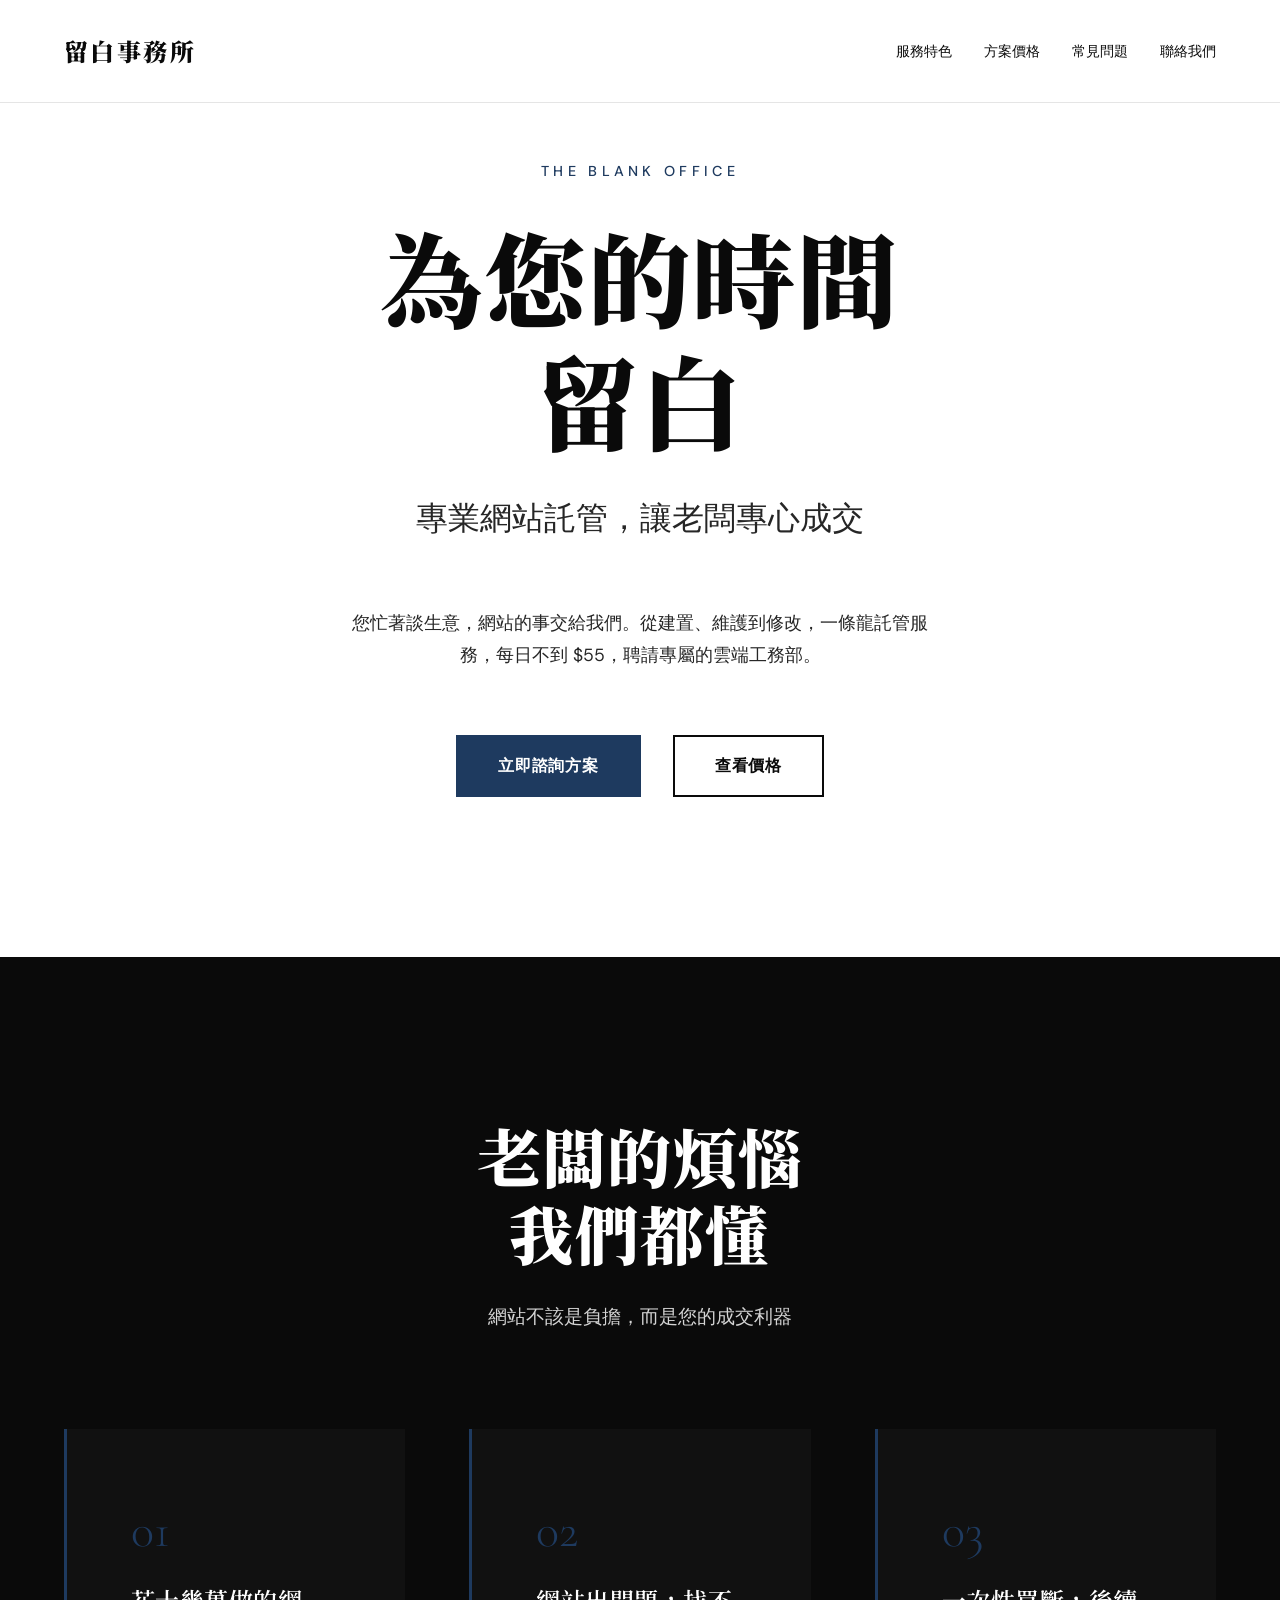
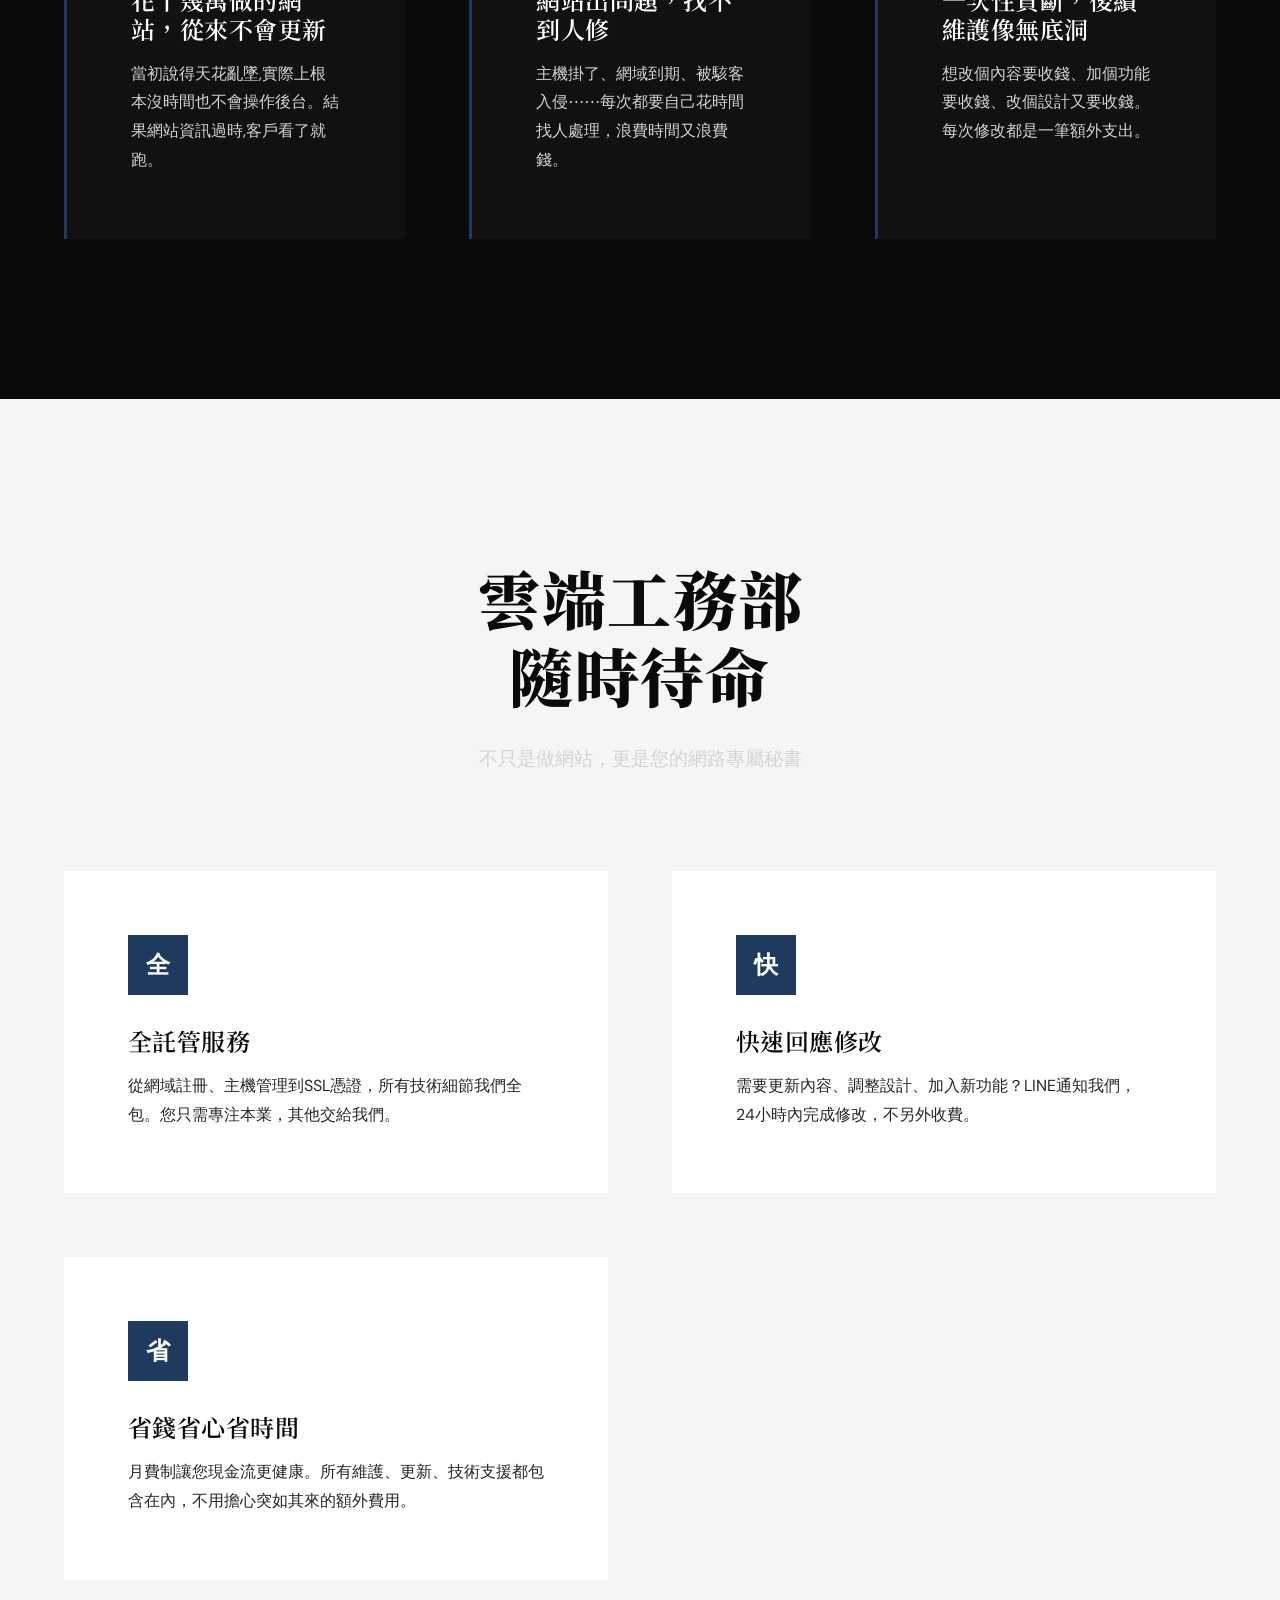
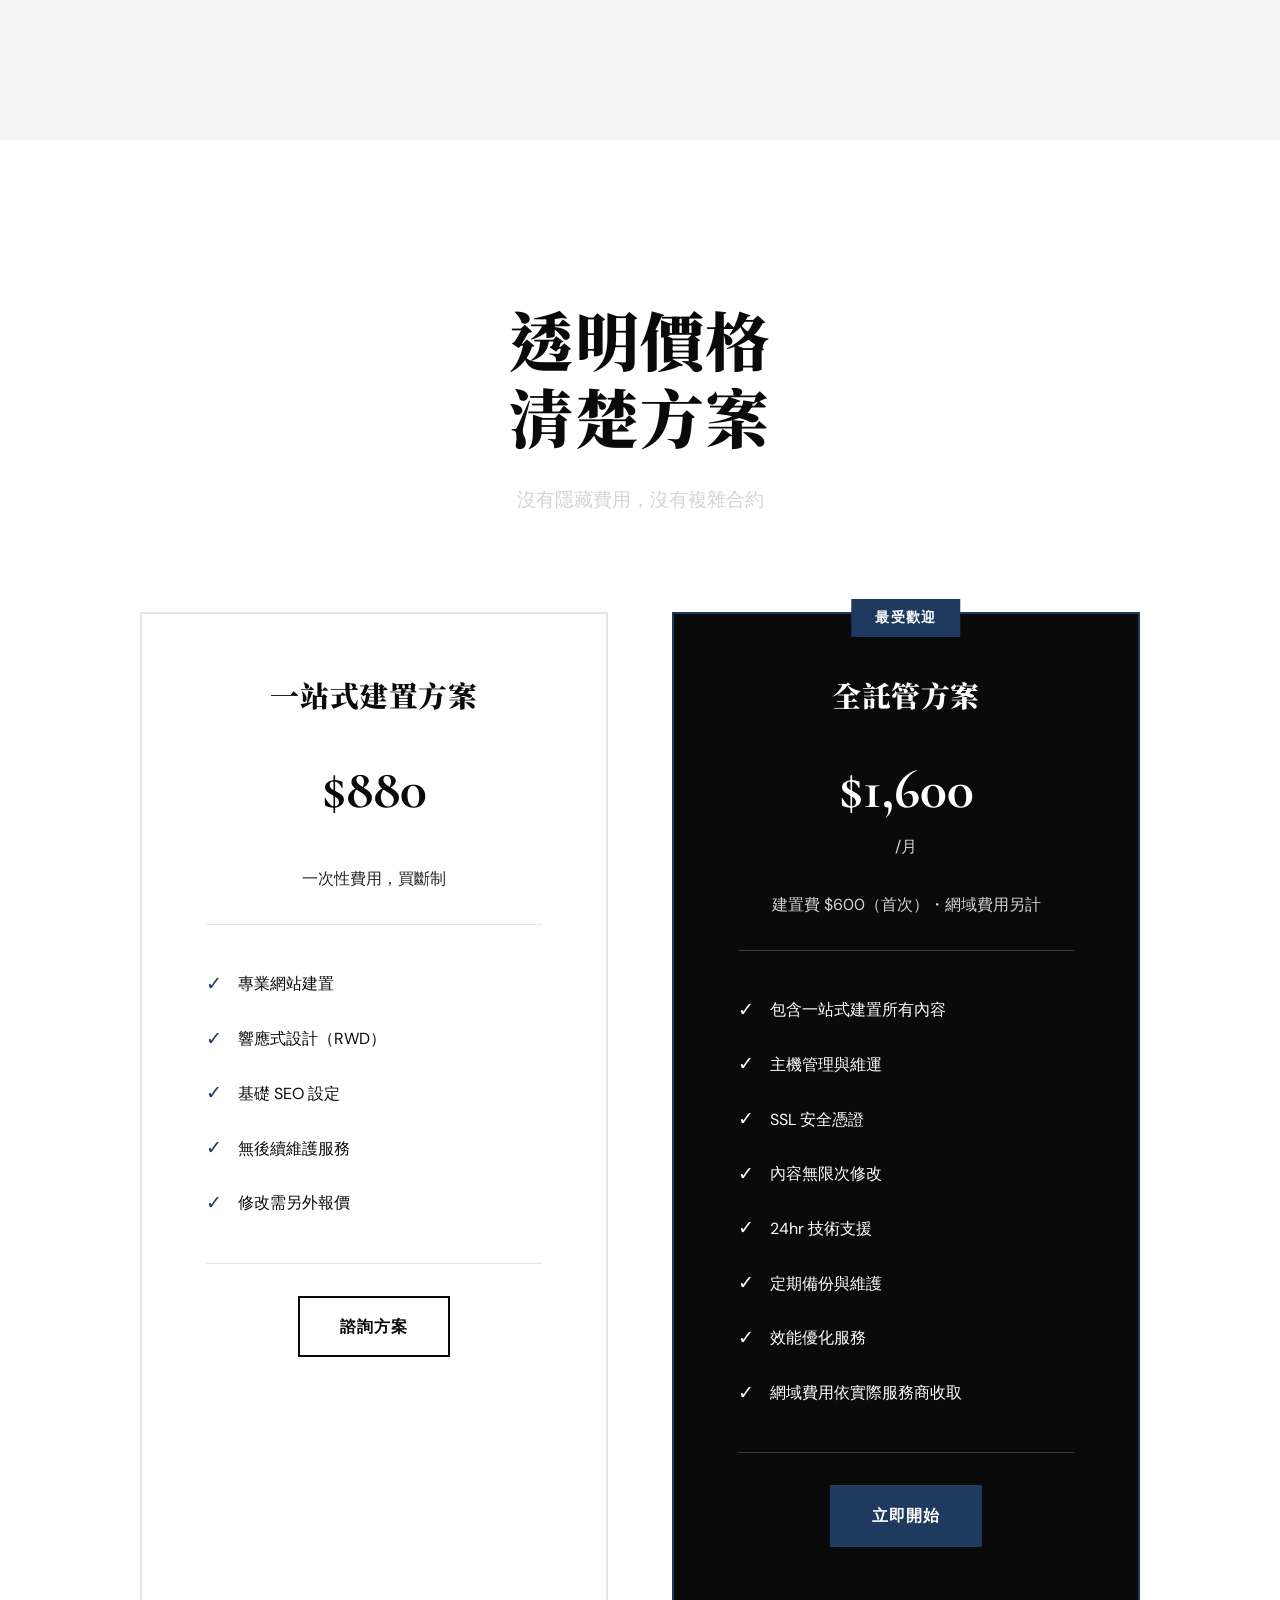
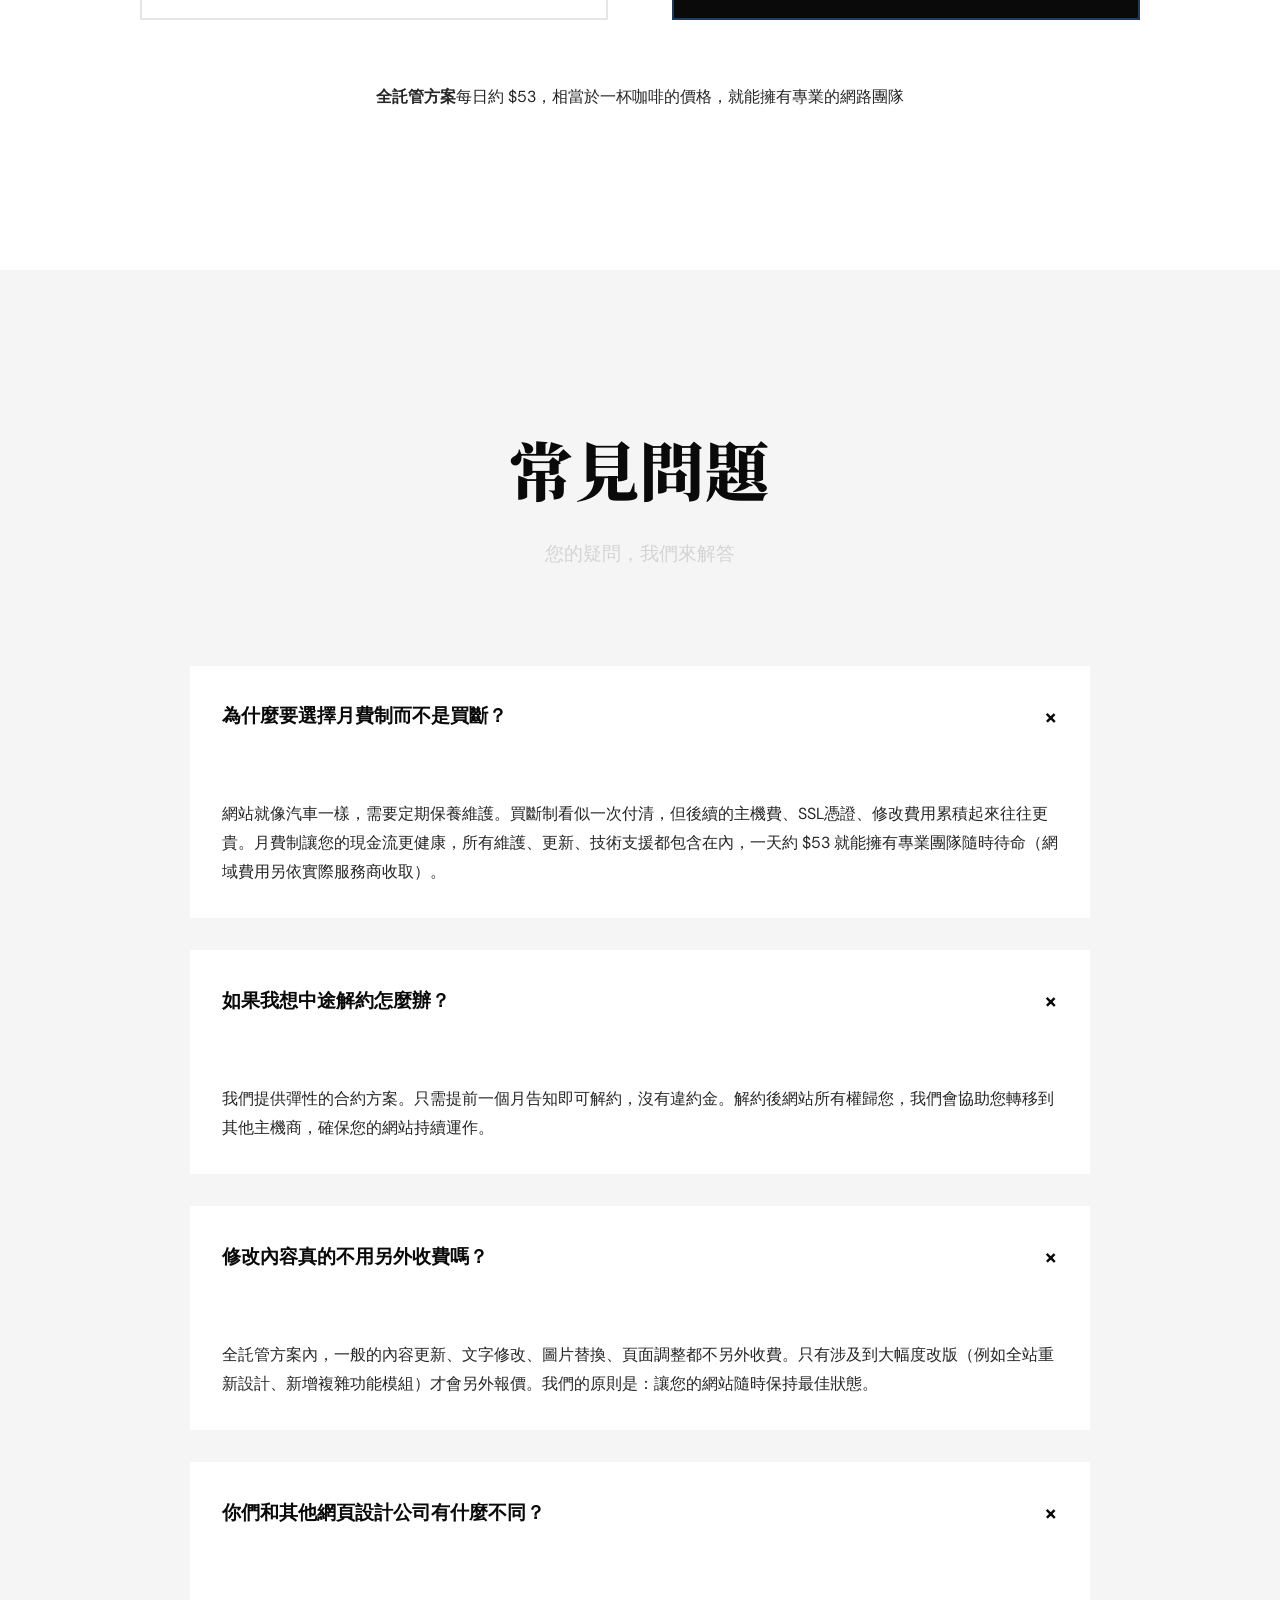
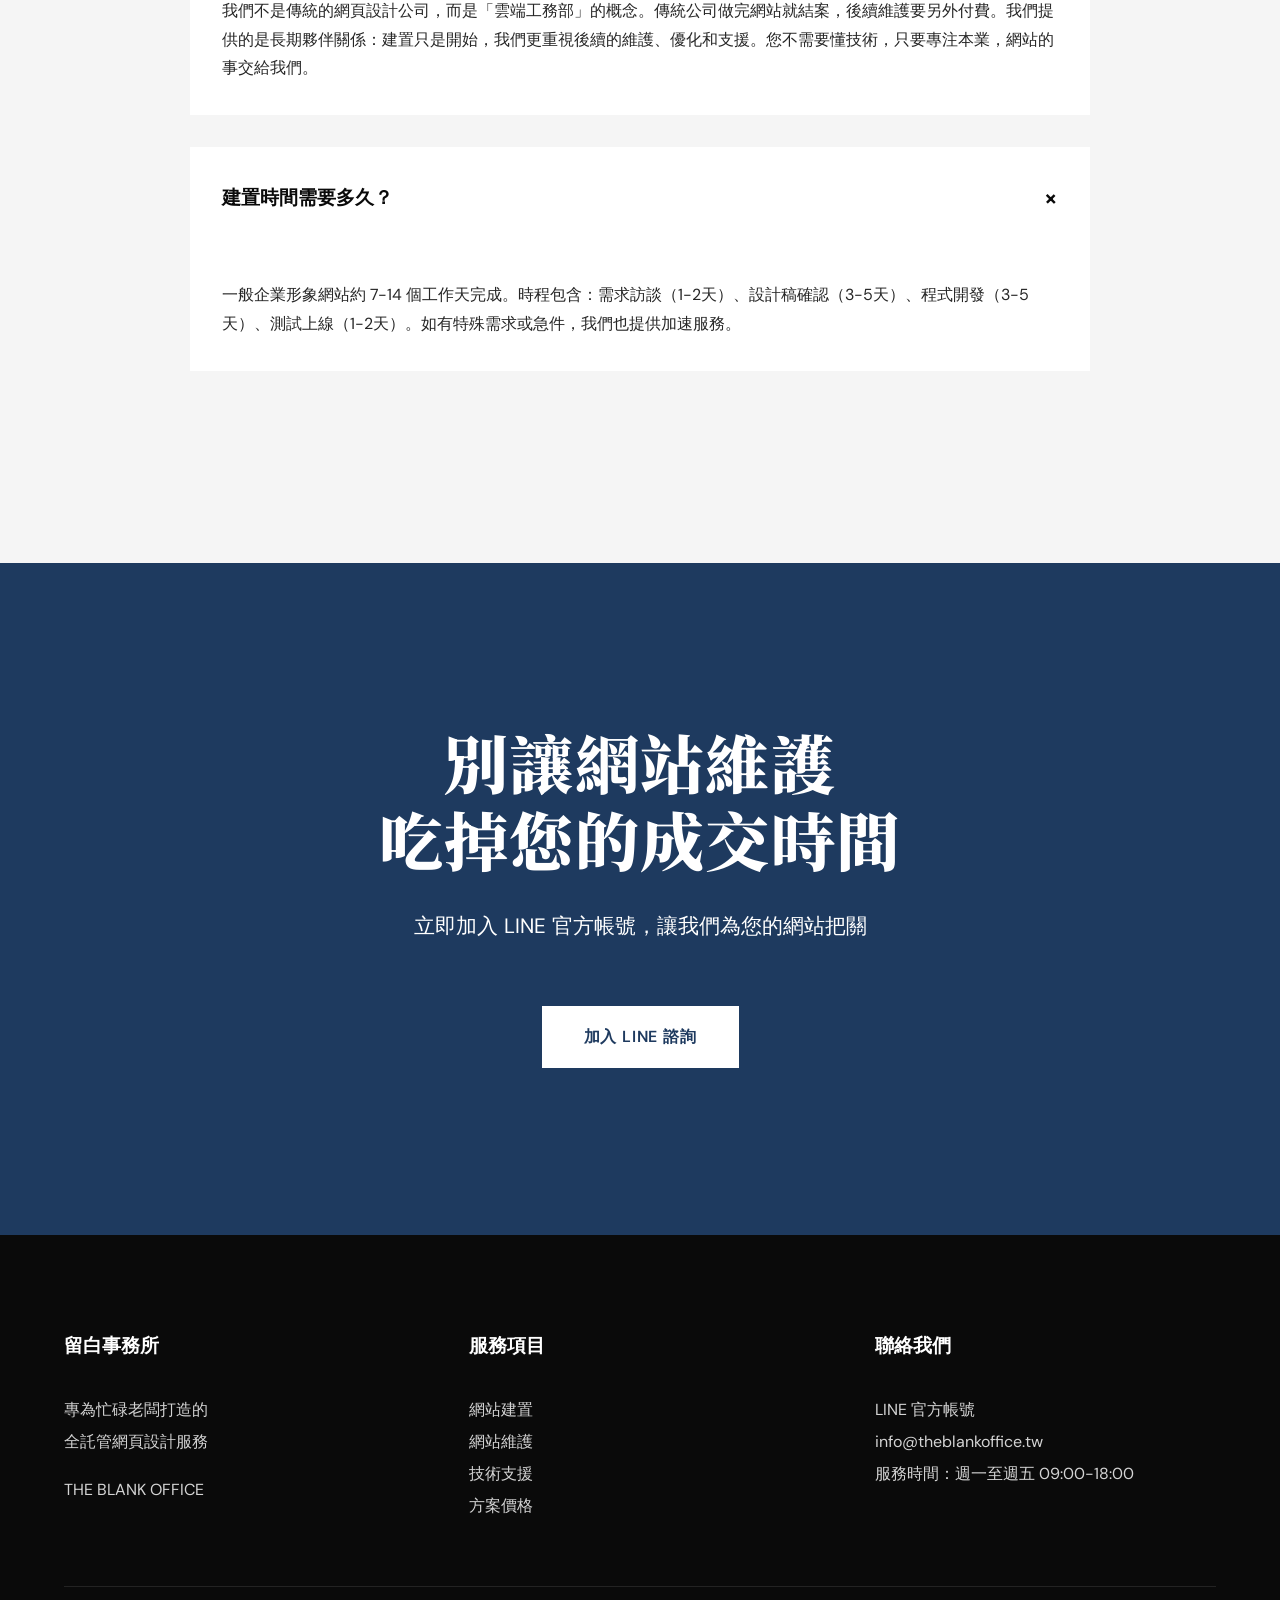
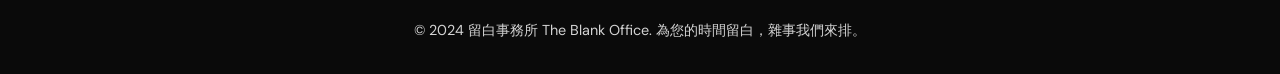
<file: index.html>
<!DOCTYPE html>
<html lang="zh-TW">
<head>
    <meta charset="UTF-8">
    <meta name="viewport" content="width=device-width, initial-scale=1.0">
    <title>留白事務所 | 網頁設計 - 為您的時間留白</title>
    <meta name="description" content="專為忙碌老闆打造的全託管網頁設計服務。一站式建置$880，託管方案建置$600＋月費$1,600（網域費用另計）。您專注賺錢，網站雜事交給我們。">
    
    <!-- Fonts -->
    <link rel="preconnect" href="https://fonts.googleapis.com">
    <link rel="preconnect" href="https://fonts.gstatic.com" crossorigin>
    <link href="https://fonts.googleapis.com/css2?family=Cormorant+Garamond:wght@300;400;600&family=DM+Sans:wght@400;500;700&family=Noto+Serif+TC:wght@400;600;900&display=swap" rel="stylesheet">
    
    <style>
        :root {
            --color-white: #FFFFFF;
            --color-black: #0a0a0a;
            --color-gray-100: #f5f5f5;
            --color-gray-200: #e5e5e5;
            --color-gray-300: #d4d4d4;
            --color-gray-800: #262626;
            --color-navy: #1e3a5f;
            --color-navy-light: #2d5580;
            
            --font-display: 'Cormorant Garamond', 'Noto Serif TC', serif;
            --font-sans: 'DM Sans', system-ui, sans-serif;
            --font-zh: 'Noto Serif TC', serif;
            
            --spacing-xs: 0.5rem;
            --spacing-sm: 1rem;
            --spacing-md: 2rem;
            --spacing-lg: 4rem;
            --spacing-xl: 6rem;
            --spacing-2xl: 10rem;
        }
        
        * {
            margin: 0;
            padding: 0;
            box-sizing: border-box;
        }
        
        html {
            scroll-behavior: smooth;
        }
        
        body {
            font-family: var(--font-sans);
            background: var(--color-white);
            color: var(--color-black);
            line-height: 1.6;
            overflow-x: hidden;
        }
        
        /* Typography */
        h1, h2, h3 {
            font-family: var(--font-zh);
            font-weight: 900;
            line-height: 1.2;
            letter-spacing: 0.02em;
        }
        
        .serif {
            font-family: var(--font-display);
        }
        
        /* Navigation */
        nav {
            position: fixed;
            top: 0;
            left: 0;
            right: 0;
            z-index: 1000;
            padding: var(--spacing-md) var(--spacing-lg);
            background: var(--color-white);
            border-bottom: 1px solid var(--color-gray-200);
            backdrop-filter: blur(10px);
            background: rgba(255, 255, 255, 0.95);
            transition: all 0.3s ease;
        }
        
        nav.scrolled {
            padding: var(--spacing-sm) var(--spacing-lg);
            box-shadow: 0 2px 20px rgba(0, 0, 0, 0.05);
        }
        
        .nav-container {
            max-width: 1400px;
            margin: 0 auto;
            display: flex;
            justify-content: space-between;
            align-items: center;
        }
        
        .logo {
            font-size: 1.5rem;
            font-weight: 900;
            font-family: var(--font-zh);
            color: var(--color-black);
            text-decoration: none;
            letter-spacing: 0.1em;
        }
        
        .nav-links {
            display: flex;
            gap: var(--spacing-md);
            list-style: none;
        }
        
        .nav-links a {
            color: var(--color-black);
            text-decoration: none;
            font-size: 0.9rem;
            font-weight: 500;
            transition: color 0.3s ease;
            position: relative;
        }
        
        .nav-links a::after {
            content: '';
            position: absolute;
            bottom: -4px;
            left: 0;
            width: 0;
            height: 1px;
            background: var(--color-navy);
            transition: width 0.3s ease;
        }
        
        .nav-links a:hover::after {
            width: 100%;
        }
        
        /* Hero Section */
        .hero {
            min-height: 100vh;
            display: flex;
            align-items: center;
            justify-content: center;
            padding: var(--spacing-2xl) var(--spacing-lg);
            position: relative;
            background: var(--color-white);
        }
        
        .hero-content {
            max-width: 1200px;
            text-align: center;
            animation: fadeInUp 1.2s ease;
        }
        
        .hero-subtitle {
            font-size: 0.9rem;
            letter-spacing: 0.3em;
            text-transform: uppercase;
            color: var(--color-navy);
            margin-bottom: var(--spacing-md);
            font-weight: 500;
            opacity: 0;
            animation: fadeIn 1s ease 0.3s forwards;
        }
        
        .hero h1 {
            font-size: clamp(3rem, 8vw, 7rem);
            margin-bottom: var(--spacing-md);
            opacity: 0;
            animation: fadeIn 1s ease 0.6s forwards;
        }
        
        .hero-tagline {
            font-size: clamp(1.2rem, 2.5vw, 2rem);
            color: var(--color-gray-800);
            margin-bottom: var(--spacing-lg);
            font-weight: 300;
            max-width: 800px;
            margin-left: auto;
            margin-right: auto;
            opacity: 0;
            animation: fadeIn 1s ease 0.9s forwards;
        }
        
        .hero-description {
            font-size: 1.1rem;
            color: var(--color-gray-800);
            max-width: 600px;
            margin: 0 auto var(--spacing-lg);
            line-height: 1.8;
            opacity: 0;
            animation: fadeIn 1s ease 1.2s forwards;
        }
        
        .cta-container {
            display: flex;
            gap: var(--spacing-md);
            justify-content: center;
            flex-wrap: wrap;
            opacity: 0;
            animation: fadeIn 1s ease 1.5s forwards;
        }
        
        .btn {
            padding: 1rem 2.5rem;
            font-size: 1rem;
            font-weight: 600;
            text-decoration: none;
            border-radius: 0;
            transition: all 0.4s ease;
            display: inline-block;
            position: relative;
            overflow: hidden;
            letter-spacing: 0.05em;
        }
        
        .btn-primary {
            background: var(--color-navy);
            color: var(--color-white);
            border: 2px solid var(--color-navy);
        }
        
        .btn-primary::before {
            content: '';
            position: absolute;
            top: 0;
            left: -100%;
            width: 100%;
            height: 100%;
            background: var(--color-black);
            transition: left 0.4s ease;
            z-index: -1;
        }
        
        .btn-primary:hover::before {
            left: 0;
        }
        
        .btn-secondary {
            background: transparent;
            color: var(--color-black);
            border: 2px solid var(--color-black);
        }
        
        .btn-secondary:hover {
            background: var(--color-black);
            color: var(--color-white);
        }
        
        /* Pain Points Section */
        .pain-points {
            padding: var(--spacing-2xl) var(--spacing-lg);
            background: var(--color-black);
            color: var(--color-white);
        }
        
        .section-container {
            max-width: 1200px;
            margin: 0 auto;
        }
        
        .section-header {
            text-align: center;
            margin-bottom: var(--spacing-xl);
        }
        
        .section-title {
            font-size: clamp(2.5rem, 5vw, 4rem);
            margin-bottom: var(--spacing-md);
        }
        
        .section-subtitle {
            font-size: 1.2rem;
            color: var(--color-gray-300);
            max-width: 700px;
            margin: 0 auto;
        }
        
        .pain-grid {
            display: grid;
            grid-template-columns: repeat(auto-fit, minmax(300px, 1fr));
            gap: var(--spacing-lg);
            margin-top: var(--spacing-xl);
        }
        
        .pain-item {
            padding: var(--spacing-lg);
            background: rgba(255, 255, 255, 0.03);
            border-left: 3px solid var(--color-navy);
            transition: all 0.3s ease;
        }
        
        .pain-item:hover {
            background: rgba(255, 255, 255, 0.06);
            transform: translateX(10px);
        }
        
        .pain-number {
            font-family: var(--font-display);
            font-size: 3rem;
            font-weight: 300;
            color: var(--color-navy);
            margin-bottom: var(--spacing-sm);
        }
        
        .pain-item h3 {
            font-size: 1.5rem;
            margin-bottom: var(--spacing-sm);
            font-weight: 600;
        }
        
        .pain-item p {
            color: var(--color-gray-300);
            line-height: 1.8;
        }
        
        /* Features Section */
        .features {
            padding: var(--spacing-2xl) var(--spacing-lg);
            background: var(--color-gray-100);
        }
        
        .features-grid {
            display: grid;
            grid-template-columns: repeat(auto-fit, minmax(350px, 1fr));
            gap: var(--spacing-lg);
            margin-top: var(--spacing-xl);
        }
        
        .feature-card {
            background: var(--color-white);
            padding: var(--spacing-lg);
            position: relative;
            transition: all 0.4s ease;
        }
        
        .feature-card::before {
            content: '';
            position: absolute;
            top: 0;
            left: 0;
            width: 3px;
            height: 0;
            background: var(--color-navy);
            transition: height 0.4s ease;
        }
        
        .feature-card:hover::before {
            height: 100%;
        }
        
        .feature-card:hover {
            transform: translateY(-5px);
            box-shadow: 0 20px 40px rgba(0, 0, 0, 0.1);
        }
        
        .feature-icon {
            width: 60px;
            height: 60px;
            background: var(--color-navy);
            color: var(--color-white);
            display: flex;
            align-items: center;
            justify-content: center;
            font-size: 1.5rem;
            margin-bottom: var(--spacing-md);
            font-weight: 900;
        }
        
        .feature-card h3 {
            font-size: 1.5rem;
            margin-bottom: var(--spacing-sm);
            font-weight: 600;
        }
        
        .feature-card p {
            color: var(--color-gray-800);
            line-height: 1.8;
        }
        
        /* Pricing Section */
        .pricing {
            padding: var(--spacing-2xl) var(--spacing-lg);
            background: var(--color-white);
        }
        
        .pricing-grid {
            display: grid;
            grid-template-columns: repeat(auto-fit, minmax(320px, 1fr));
            gap: var(--spacing-lg);
            margin-top: var(--spacing-xl);
            max-width: 1000px;
            margin-left: auto;
            margin-right: auto;
        }
        
        .pricing-card {
            background: var(--color-white);
            border: 2px solid var(--color-gray-200);
            padding: var(--spacing-lg);
            position: relative;
            transition: all 0.4s ease;
        }
        
        .pricing-card.featured {
            border-color: var(--color-navy);
            background: var(--color-black);
            color: var(--color-white);
            transform: scale(1.05);
        }
        
        .pricing-card:hover {
            border-color: var(--color-navy);
            box-shadow: 0 20px 60px rgba(0, 0, 0, 0.15);
        }
        
        .pricing-badge {
            position: absolute;
            top: -15px;
            left: 50%;
            transform: translateX(-50%);
            background: var(--color-navy);
            color: var(--color-white);
            padding: 0.5rem 1.5rem;
            font-size: 0.85rem;
            font-weight: 600;
            letter-spacing: 0.1em;
        }
        
        .pricing-card h3 {
            font-size: 1.8rem;
            margin-bottom: var(--spacing-sm);
            text-align: center;
        }
        
        .pricing-amount {
            text-align: center;
            margin: var(--spacing-md) 0;
        }
        
        .price-main {
            font-size: 3.5rem;
            font-weight: 900;
            font-family: var(--font-display);
        }
        
        .price-period {
            font-size: 1rem;
            color: var(--color-gray-800);
        }
        
        .pricing-card.featured .price-period {
            color: var(--color-gray-300);
        }
        
        .price-setup {
            text-align: center;
            font-size: 1rem;
            color: var(--color-gray-800);
            margin-bottom: var(--spacing-md);
        }
        
        .pricing-card.featured .price-setup {
            color: var(--color-gray-300);
        }
        
        .pricing-features {
            list-style: none;
            margin: var(--spacing-md) 0;
            padding: var(--spacing-md) 0;
            border-top: 1px solid var(--color-gray-200);
            border-bottom: 1px solid var(--color-gray-200);
        }
        
        .pricing-card.featured .pricing-features {
            border-color: rgba(255, 255, 255, 0.2);
        }
        
        .pricing-features li {
            padding: 0.75rem 0;
            display: flex;
            align-items: center;
            gap: var(--spacing-sm);
        }
        
        .pricing-features li::before {
            content: '✓';
            color: var(--color-navy);
            font-weight: bold;
            font-size: 1.2rem;
        }
        
        .pricing-card.featured .pricing-features li::before {
            color: var(--color-white);
        }
        
        .pricing-cta {
            margin-top: var(--spacing-md);
            text-align: center;
        }
        
        /* FAQ Section */
        .faq {
            padding: var(--spacing-2xl) var(--spacing-lg);
            background: var(--color-gray-100);
        }
        
        .faq-container {
            max-width: 900px;
            margin: 0 auto;
        }
        
        .faq-item {
            background: var(--color-white);
            margin-bottom: var(--spacing-md);
            overflow: hidden;
        }
        
        .faq-question {
            padding: var(--spacing-md);
            font-size: 1.2rem;
            font-weight: 600;
            cursor: pointer;
            display: flex;
            justify-content: space-between;
            align-items: center;
            transition: all 0.3s ease;
            user-select: none;
        }
        
        .faq-question:hover {
            background: var(--color-gray-100);
        }
        
        .faq-toggle {
            font-size: 1.5rem;
            transition: transform 0.3s ease;
        }
        
        .faq-item.active .faq-toggle {
            transform: rotate(45deg);
        }
        
        .faq-answer {
            max-height: 0;
            overflow: hidden;
            transition: max-height 0.3s ease, padding 0.3s ease;
            padding: 0 var(--spacing-md);
            color: var(--color-gray-800);
            line-height: 1.8;
        }
        
        .faq-item.active .faq-answer {
            max-height: 500px;
            padding: var(--spacing-md);
        }
        
        /* CTA Section */
        .cta-section {
            padding: var(--spacing-2xl) var(--spacing-lg);
            background: var(--color-navy);
            color: var(--color-white);
            text-align: center;
        }
        
        .cta-section h2 {
            font-size: clamp(2.5rem, 5vw, 4rem);
            margin-bottom: var(--spacing-md);
        }
        
        .cta-section p {
            font-size: 1.3rem;
            margin-bottom: var(--spacing-lg);
            max-width: 700px;
            margin-left: auto;
            margin-right: auto;
        }
        
        .btn-white {
            background: var(--color-white);
            color: var(--color-navy);
            border: 2px solid var(--color-white);
        }
        
        .btn-white:hover {
            background: transparent;
            color: var(--color-white);
        }
        
        /* Footer */
        footer {
            background: var(--color-black);
            color: var(--color-white);
            padding: var(--spacing-xl) var(--spacing-lg) var(--spacing-md);
        }
        
        .footer-content {
            max-width: 1200px;
            margin: 0 auto;
            display: grid;
            grid-template-columns: repeat(auto-fit, minmax(250px, 1fr));
            gap: var(--spacing-lg);
            margin-bottom: var(--spacing-lg);
        }
        
        .footer-section h4 {
            font-size: 1.2rem;
            margin-bottom: var(--spacing-md);
            font-weight: 600;
        }
        
        .footer-section p,
        .footer-section a {
            color: var(--color-gray-300);
            text-decoration: none;
            line-height: 2;
            transition: color 0.3s ease;
        }
        
        .footer-section a:hover {
            color: var(--color-white);
        }
        
        .footer-bottom {
            text-align: center;
            padding-top: var(--spacing-md);
            border-top: 1px solid rgba(255, 255, 255, 0.1);
            color: var(--color-gray-300);
            font-size: 0.9rem;
        }
        
        /* Animations */
        @keyframes fadeIn {
            from {
                opacity: 0;
                transform: translateY(20px);
            }
            to {
                opacity: 1;
                transform: translateY(0);
            }
        }
        
        @keyframes fadeInUp {
            from {
                opacity: 0;
                transform: translateY(30px);
            }
            to {
                opacity: 1;
                transform: translateY(0);
            }
        }
        
        /* Scroll Reveal */
        .reveal {
            opacity: 0;
            transform: translateY(50px);
            transition: all 0.8s ease;
        }
        
        .reveal.active {
            opacity: 1;
            transform: translateY(0);
        }
        
        /* Responsive */
        @media (max-width: 768px) {
            :root {
                --spacing-lg: 2rem;
                --spacing-xl: 3rem;
                --spacing-2xl: 5rem;
            }
            
            nav {
                padding: var(--spacing-sm) var(--spacing-md);
            }
            
            .nav-links {
                display: none;
            }
            
            .hero {
                padding: var(--spacing-xl) var(--spacing-md);
            }
            
            .pricing-card.featured {
                transform: scale(1);
            }
            
            .pain-grid,
            .features-grid,
            .pricing-grid {
                grid-template-columns: 1fr;
            }
        }
    </style>
</head>
<body>
    <!-- Navigation -->
    <nav id="navbar">
        <div class="nav-container">
            <a href="#" class="logo">留白事務所</a>
            <ul class="nav-links">
                <li><a href="#features">服務特色</a></li>
                <li><a href="#pricing">方案價格</a></li>
                <li><a href="#faq">常見問題</a></li>
                <li><a href="https://lin.ee/KaZ8bgl" target="_blank">聯絡我們</a></li>
            </ul>
        </div>
    </nav>

    <!-- Hero Section -->
    <section class="hero">
        <div class="hero-content">
            <div class="hero-subtitle">The Blank Office</div>
            <h1>為您的時間<br>留白</h1>
            <p class="hero-tagline">專業網站託管，讓老闆專心成交</p>
            <p class="hero-description">
                您忙著談生意，網站的事交給我們。從建置、維護到修改，一條龍託管服務，每日不到 $55，聘請專屬的雲端工務部。
            </p>
            <div class="cta-container">
                <a href="https://lin.ee/KaZ8bgl" class="btn btn-primary" target="_blank">立即諮詢方案</a>
                <a href="#pricing" class="btn btn-secondary">查看價格</a>
            </div>
        </div>
    </section>

    <!-- Pain Points -->
    <section class="pain-points">
        <div class="section-container">
            <div class="section-header">
                <h2 class="section-title">老闆的煩惱<br>我們都懂</h2>
                <p class="section-subtitle">網站不該是負擔，而是您的成交利器</p>
            </div>
            <div class="pain-grid">
                <div class="pain-item reveal">
                    <div class="pain-number serif">01</div>
                    <h3>花十幾萬做的網站，從來不會更新</h3>
                    <p>當初說得天花亂墜,實際上根本沒時間也不會操作後台。結果網站資訊過時,客戶看了就跑。</p>
                </div>
                <div class="pain-item reveal">
                    <div class="pain-number serif">02</div>
                    <h3>網站出問題，找不到人修</h3>
                    <p>主機掛了、網域到期、被駭客入侵⋯⋯每次都要自己花時間找人處理，浪費時間又浪費錢。</p>
                </div>
                <div class="pain-item reveal">
                    <div class="pain-number serif">03</div>
                    <h3>一次性買斷，後續維護像無底洞</h3>
                    <p>想改個內容要收錢、加個功能要收錢、改個設計又要收錢。每次修改都是一筆額外支出。</p>
                </div>
            </div>
        </div>
    </section>

    <!-- Features -->
    <section class="features" id="features">
        <div class="section-container">
            <div class="section-header">
                <h2 class="section-title">雲端工務部<br>隨時待命</h2>
                <p class="section-subtitle">不只是做網站，更是您的網路專屬秘書</p>
            </div>
            <div class="features-grid">
                <div class="feature-card reveal">
                    <div class="feature-icon">全</div>
                    <h3>全託管服務</h3>
                    <p>從網域註冊、主機管理到SSL憑證，所有技術細節我們全包。您只需專注本業，其他交給我們。</p>
                </div>
                <div class="feature-card reveal">
                    <div class="feature-icon">快</div>
                    <h3>快速回應修改</h3>
                    <p>需要更新內容、調整設計、加入新功能？LINE通知我們，24小時內完成修改，不另外收費。</p>
                </div>
                <div class="feature-card reveal">
                    <div class="feature-icon">省</div>
                    <h3>省錢省心省時間</h3>
                    <p>月費制讓您現金流更健康。所有維護、更新、技術支援都包含在內，不用擔心突如其來的額外費用。</p>
                </div>
            </div>
        </div>
    </section>

    <!-- Pricing -->
    <section class="pricing" id="pricing">
        <div class="section-container">
            <div class="section-header">
                <h2 class="section-title">透明價格<br>清楚方案</h2>
                <p class="section-subtitle">沒有隱藏費用，沒有複雜合約</p>
            </div>
            <div class="pricing-grid">
                <div class="pricing-card reveal">
                    <h3>一站式建置方案</h3>
                    <div class="pricing-amount">
                        <div class="price-main">$880</div>
                    </div>
                    <div class="price-setup">一次性費用，買斷制</div>
                    <ul class="pricing-features">
                        <li>專業網站建置</li>
                        <li>響應式設計（RWD）</li>
                        <li>基礎 SEO 設定</li>
                        <li>無後續維護服務</li>
                        <li>修改需另外報價</li>
                    </ul>
                    <div class="pricing-cta">
                        <a href="https://lin.ee/KaZ8bgl" class="btn btn-secondary" target="_blank">諮詢方案</a>
                    </div>
                </div>
                
                <div class="pricing-card featured reveal">
                    <div class="pricing-badge">最受歡迎</div>
                    <h3>全託管方案</h3>
                    <div class="pricing-amount">
                        <div class="price-main">$1,600</div>
                        <div class="price-period">/月</div>
                    </div>
                    <div class="price-setup">建置費 $600（首次）・網域費用另計</div>
                    <ul class="pricing-features">
                        <li>包含一站式建置所有內容</li>
                        <li>主機管理與維運</li>
                        <li>SSL 安全憑證</li>
                        <li>內容無限次修改</li>
                        <li>24hr 技術支援</li>
                        <li>定期備份與維護</li>
                        <li>效能優化服務</li>
                        <li>網域費用依實際服務商收取</li>
                    </ul>
                    <div class="pricing-cta">
                        <a href="https://lin.ee/KaZ8bgl" class="btn btn-primary" target="_blank">立即開始</a>
                    </div>
                </div>
            </div>
            <div style="text-align: center; margin-top: var(--spacing-lg); color: var(--color-gray-800);">
                <p><strong>全託管方案</strong>每日約 $53，相當於一杯咖啡的價格，就能擁有專業的網路團隊</p>
            </div>
        </div>
    </section>

    <!-- FAQ -->
    <section class="faq" id="faq">
        <div class="section-container">
            <div class="section-header">
                <h2 class="section-title">常見問題</h2>
                <p class="section-subtitle">您的疑問，我們來解答</p>
            </div>
            <div class="faq-container">
                <div class="faq-item reveal">
                    <div class="faq-question">
                        <span>為什麼要選擇月費制而不是買斷？</span>
                        <span class="faq-toggle">+</span>
                    </div>
                    <div class="faq-answer">
                        網站就像汽車一樣，需要定期保養維護。買斷制看似一次付清，但後續的主機費、SSL憑證、修改費用累積起來往往更貴。月費制讓您的現金流更健康，所有維護、更新、技術支援都包含在內，一天約 $53 就能擁有專業團隊隨時待命（網域費用另依實際服務商收取）。
                    </div>
                </div>
                
                <div class="faq-item reveal">
                    <div class="faq-question">
                        <span>如果我想中途解約怎麼辦？</span>
                        <span class="faq-toggle">+</span>
                    </div>
                    <div class="faq-answer">
                        我們提供彈性的合約方案。只需提前一個月告知即可解約，沒有違約金。解約後網站所有權歸您，我們會協助您轉移到其他主機商，確保您的網站持續運作。
                    </div>
                </div>
                
                <div class="faq-item reveal">
                    <div class="faq-question">
                        <span>修改內容真的不用另外收費嗎？</span>
                        <span class="faq-toggle">+</span>
                    </div>
                    <div class="faq-answer">
                        全託管方案內，一般的內容更新、文字修改、圖片替換、頁面調整都不另外收費。只有涉及到大幅度改版（例如全站重新設計、新增複雜功能模組）才會另外報價。我們的原則是：讓您的網站隨時保持最佳狀態。
                    </div>
                </div>
                
                <div class="faq-item reveal">
                    <div class="faq-question">
                        <span>你們和其他網頁設計公司有什麼不同？</span>
                        <span class="faq-toggle">+</span>
                    </div>
                    <div class="faq-answer">
                        我們不是傳統的網頁設計公司，而是「雲端工務部」的概念。傳統公司做完網站就結案，後續維護要另外付費。我們提供的是長期夥伴關係：建置只是開始，我們更重視後續的維護、優化和支援。您不需要懂技術，只要專注本業，網站的事交給我們。
                    </div>
                </div>
                
                <div class="faq-item reveal">
                    <div class="faq-question">
                        <span>建置時間需要多久？</span>
                        <span class="faq-toggle">+</span>
                    </div>
                    <div class="faq-answer">
                        一般企業形象網站約 7-14 個工作天完成。時程包含：需求訪談（1-2天）、設計稿確認（3-5天）、程式開發（3-5天）、測試上線（1-2天）。如有特殊需求或急件，我們也提供加速服務。
                    </div>
                </div>
            </div>
        </div>
    </section>

    <!-- CTA Section -->
    <section class="cta-section">
        <div class="section-container">
            <h2>別讓網站維護<br>吃掉您的成交時間</h2>
            <p>立即加入 LINE 官方帳號，讓我們為您的網站把關</p>
            <a href="https://lin.ee/KaZ8bgl" class="btn btn-white" target="_blank">加入 LINE 諮詢</a>
        </div>
    </section>

    <!-- Footer -->
    <footer>
        <div class="footer-content">
            <div class="footer-section">
                <h4>留白事務所</h4>
                <p>專為忙碌老闆打造的<br>全託管網頁設計服務</p>
                <p style="margin-top: 1rem;">THE BLANK OFFICE</p>
            </div>
            <div class="footer-section">
                <h4>服務項目</h4>
                <p><a href="#features">網站建置</a></p>
                <p><a href="#features">網站維護</a></p>
                <p><a href="#features">技術支援</a></p>
                <p><a href="#pricing">方案價格</a></p>
            </div>
            <div class="footer-section">
                <h4>聯絡我們</h4>
                <p><a href="https://lin.ee/KaZ8bgl" target="_blank">LINE 官方帳號</a></p>
                <p><a href="mailto:info@theblankoffice.tw">info@theblankoffice.tw</a></p>
                <p>服務時間：週一至週五 09:00-18:00</p>
            </div>
        </div>
        <div class="footer-bottom">
            <p>&copy; 2024 留白事務所 The Blank Office. 為您的時間留白，雜事我們來排。</p>
        </div>
    </footer>

    <script>
        // Navbar scroll effect
        window.addEventListener('scroll', function() {
            const navbar = document.getElementById('navbar');
            if (window.scrollY > 50) {
                navbar.classList.add('scrolled');
            } else {
                navbar.classList.remove('scrolled');
            }
        });

        // Scroll reveal animation
        function reveal() {
            const reveals = document.querySelectorAll('.reveal');
            
            for (let i = 0; i < reveals.length; i++) {
                const windowHeight = window.innerHeight;
                const elementTop = reveals[i].getBoundingClientRect().top;
                const elementVisible = 150;
                
                if (elementTop < windowHeight - elementVisible) {
                    reveals[i].classList.add('active');
                }
            }
        }

        window.addEventListener('scroll', reveal);
        reveal(); // Trigger on load

        // FAQ Accordion
        const faqItems = document.querySelectorAll('.faq-item');
        
        faqItems.forEach(item => {
            const question = item.querySelector('.faq-question');
            
            question.addEventListener('click', () => {
                // Close other items
                faqItems.forEach(otherItem => {
                    if (otherItem !== item) {
                        otherItem.classList.remove('active');
                    }
                });
                
                // Toggle current item
                item.classList.toggle('active');
            });
        });

        // Smooth scroll for anchor links
        document.querySelectorAll('a[href^="#"]').forEach(anchor => {
            anchor.addEventListener('click', function (e) {
                e.preventDefault();
                const target = document.querySelector(this.getAttribute('href'));
                if (target) {
                    target.scrollIntoView({
                        behavior: 'smooth',
                        block: 'start'
                    });
                }
            });
        });
    </script>
</body>
</html>
</file>
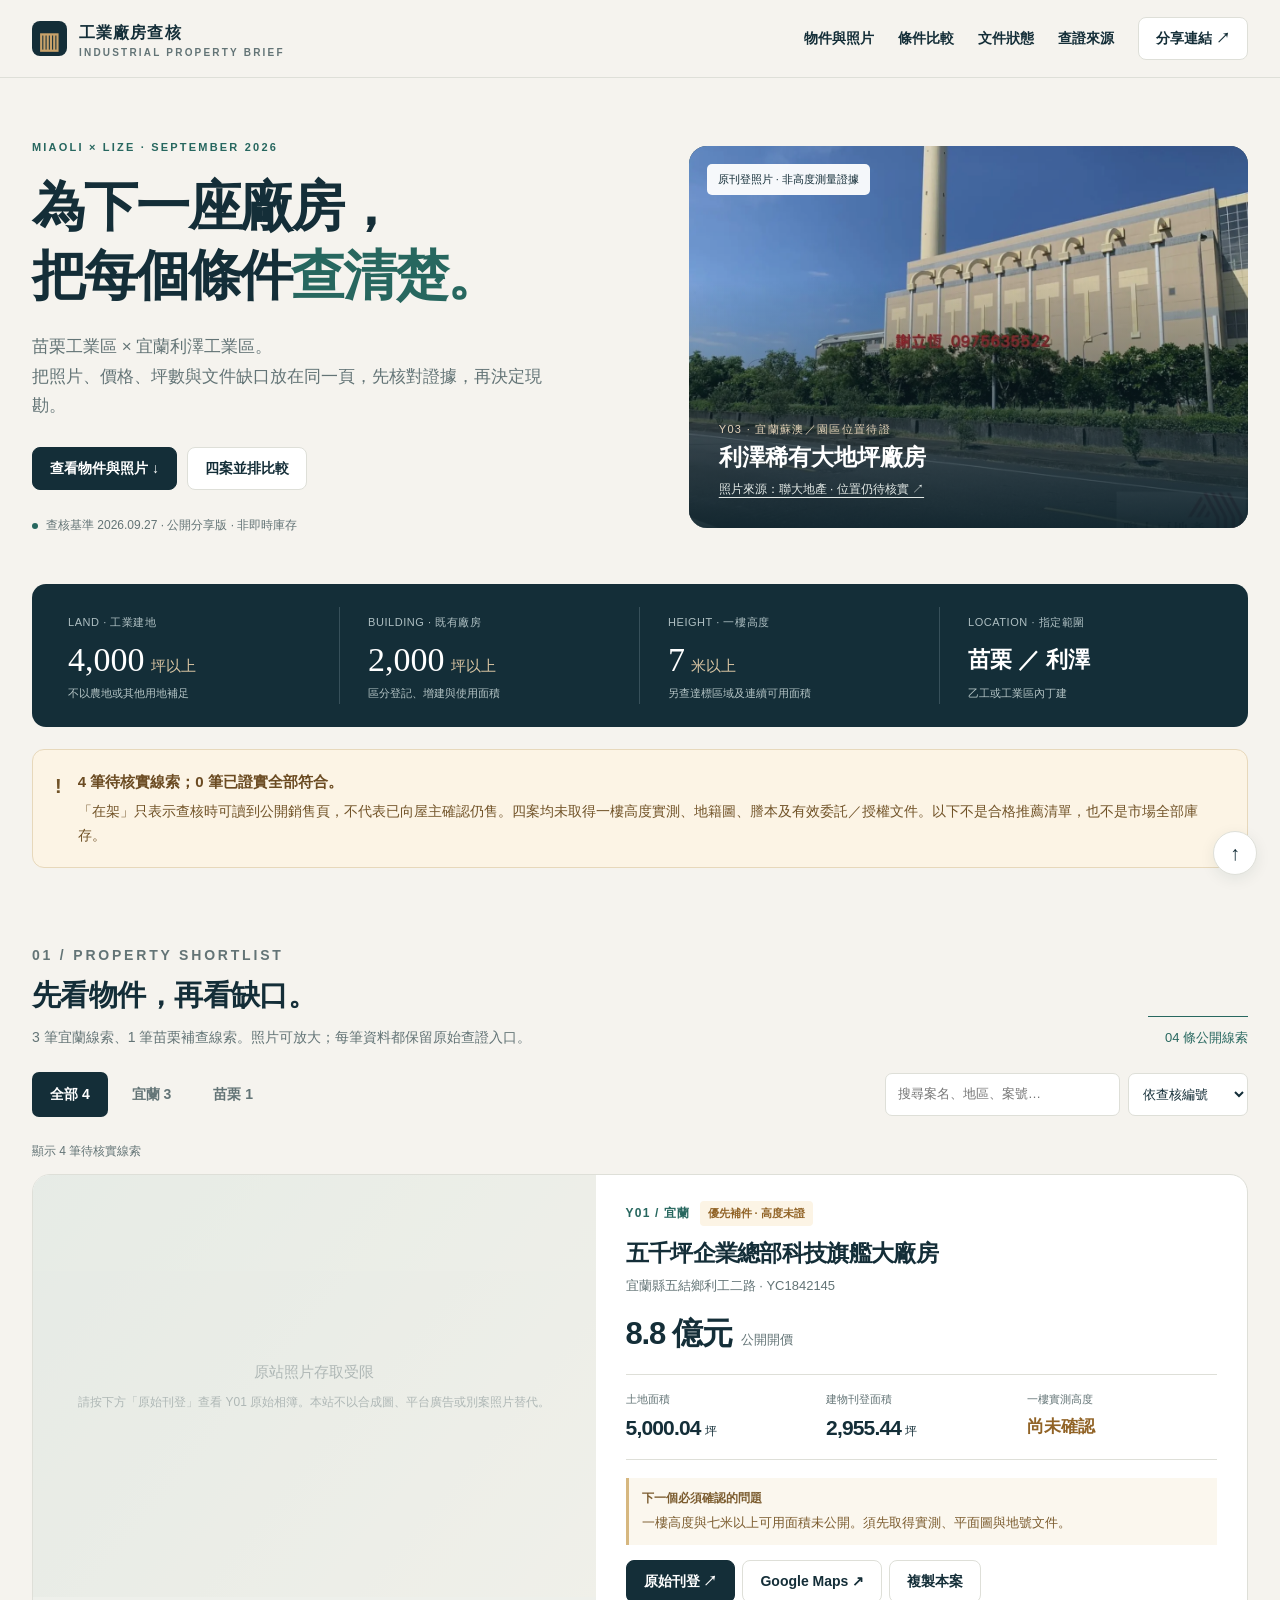
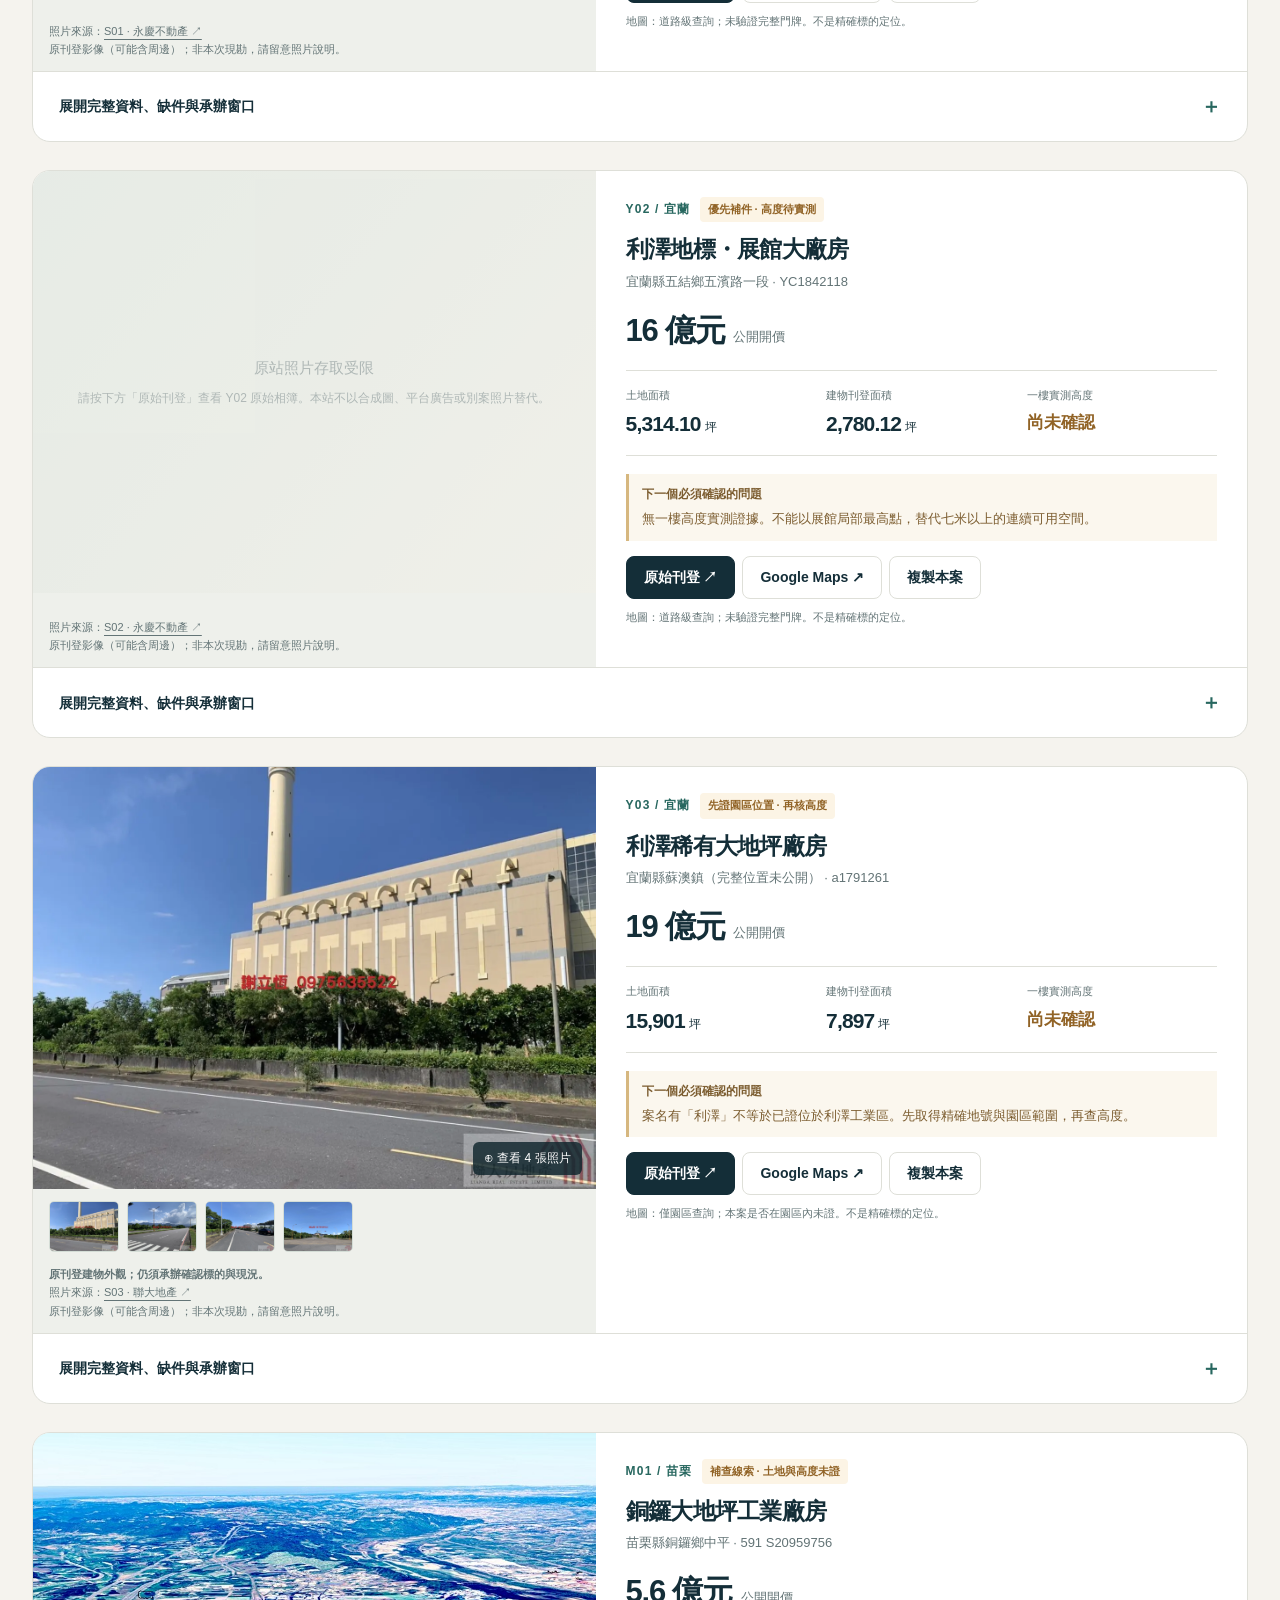
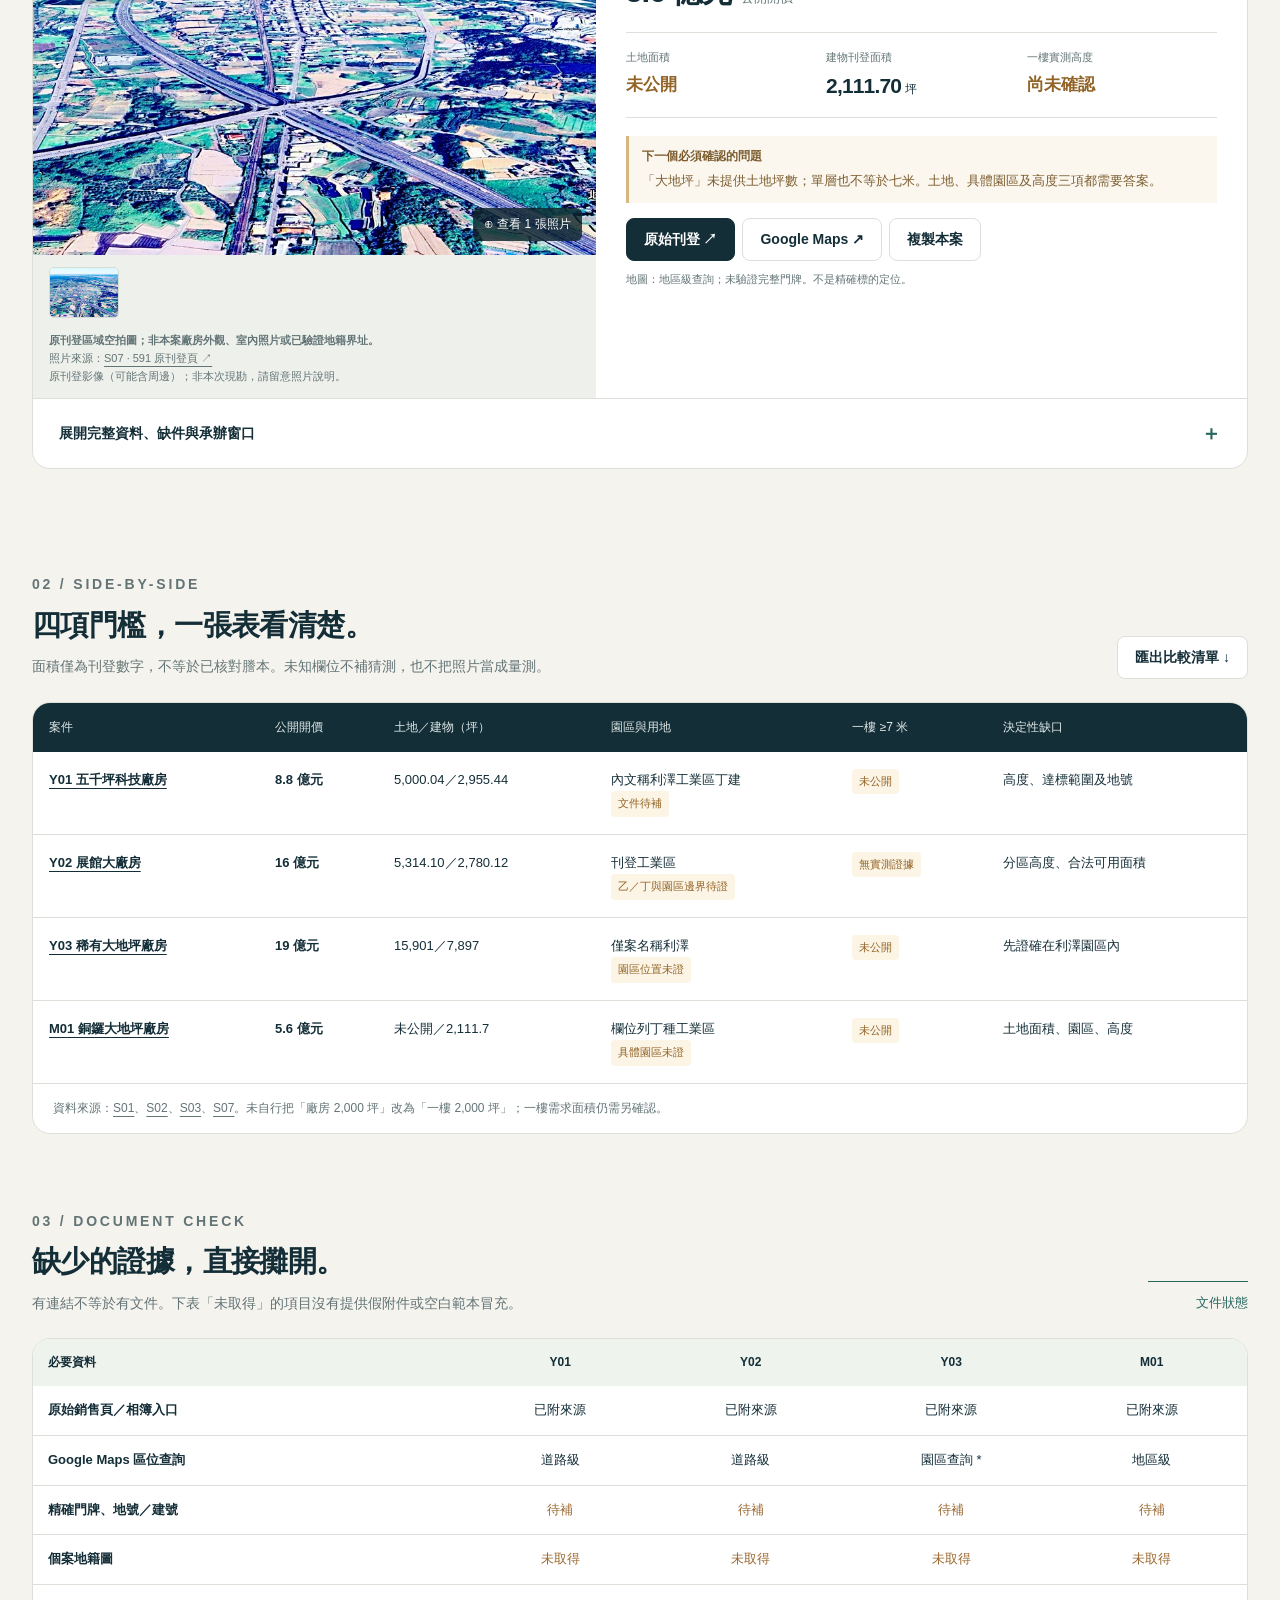
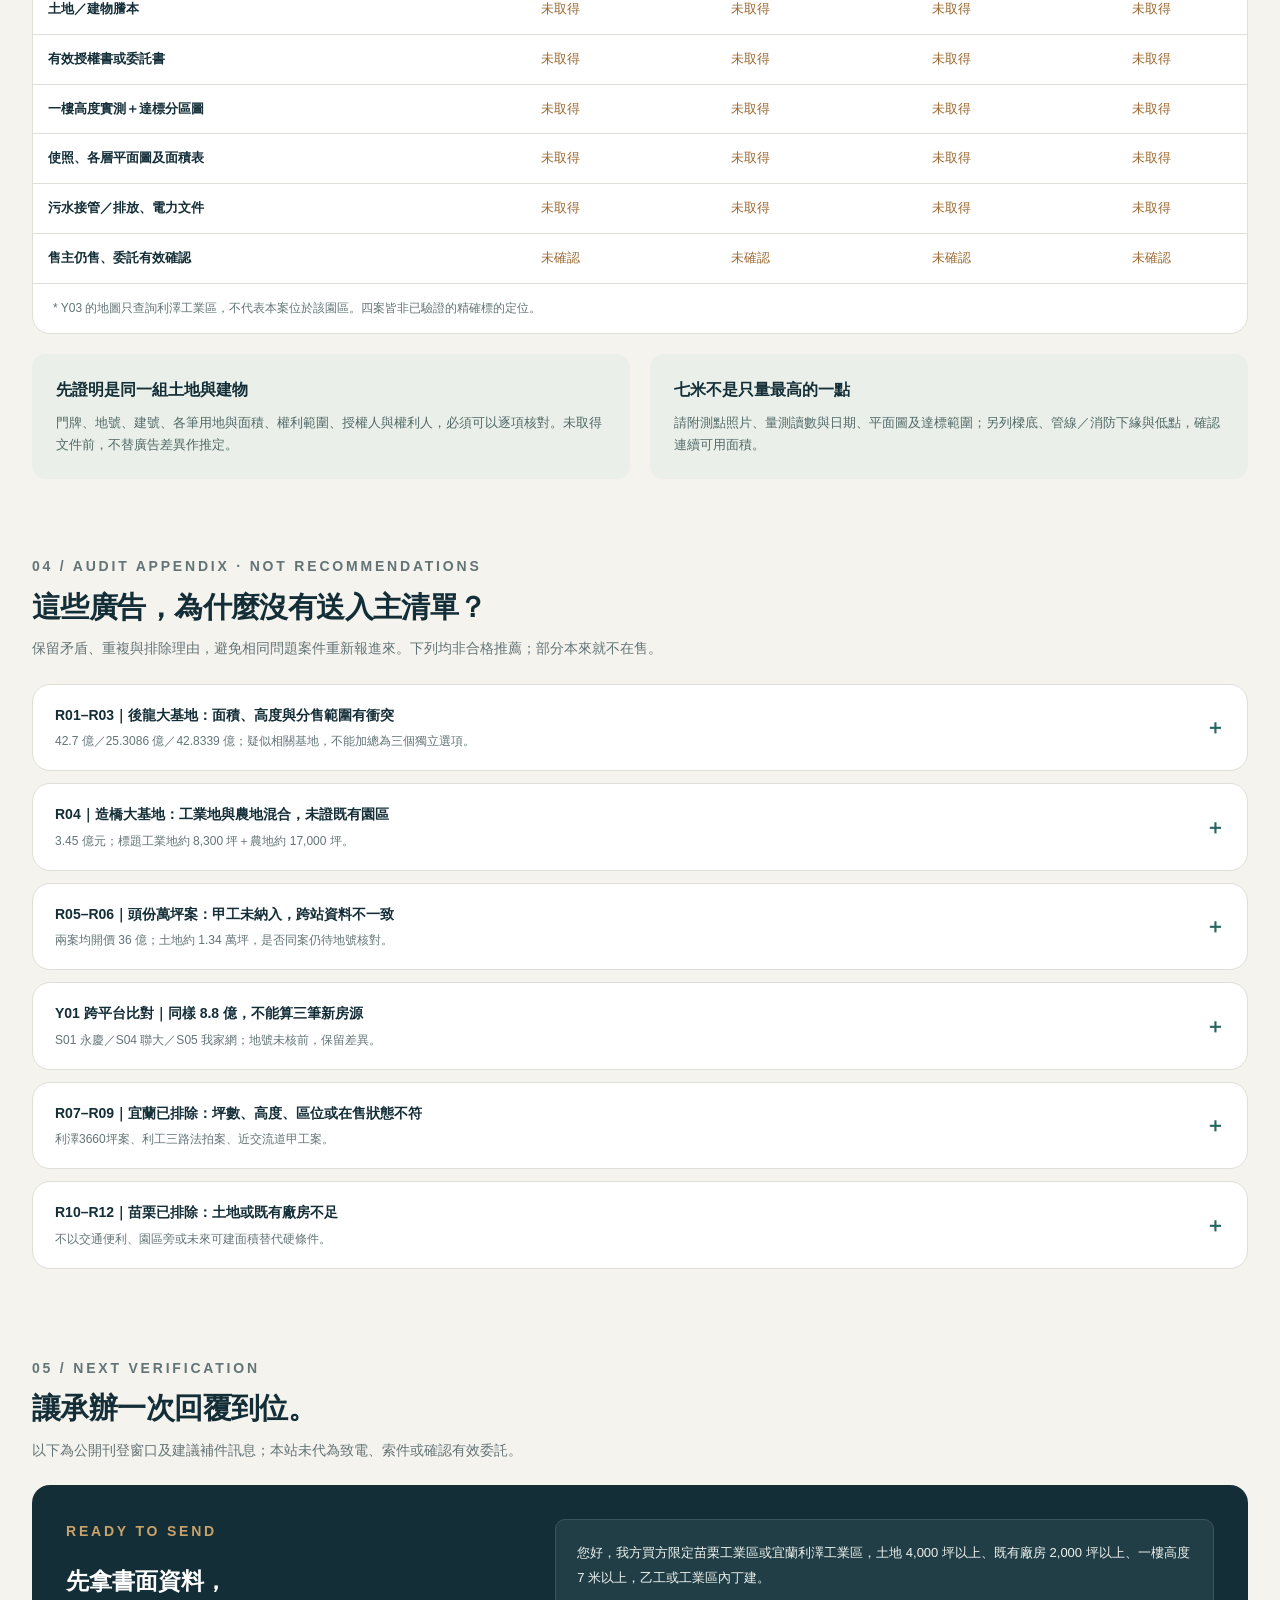
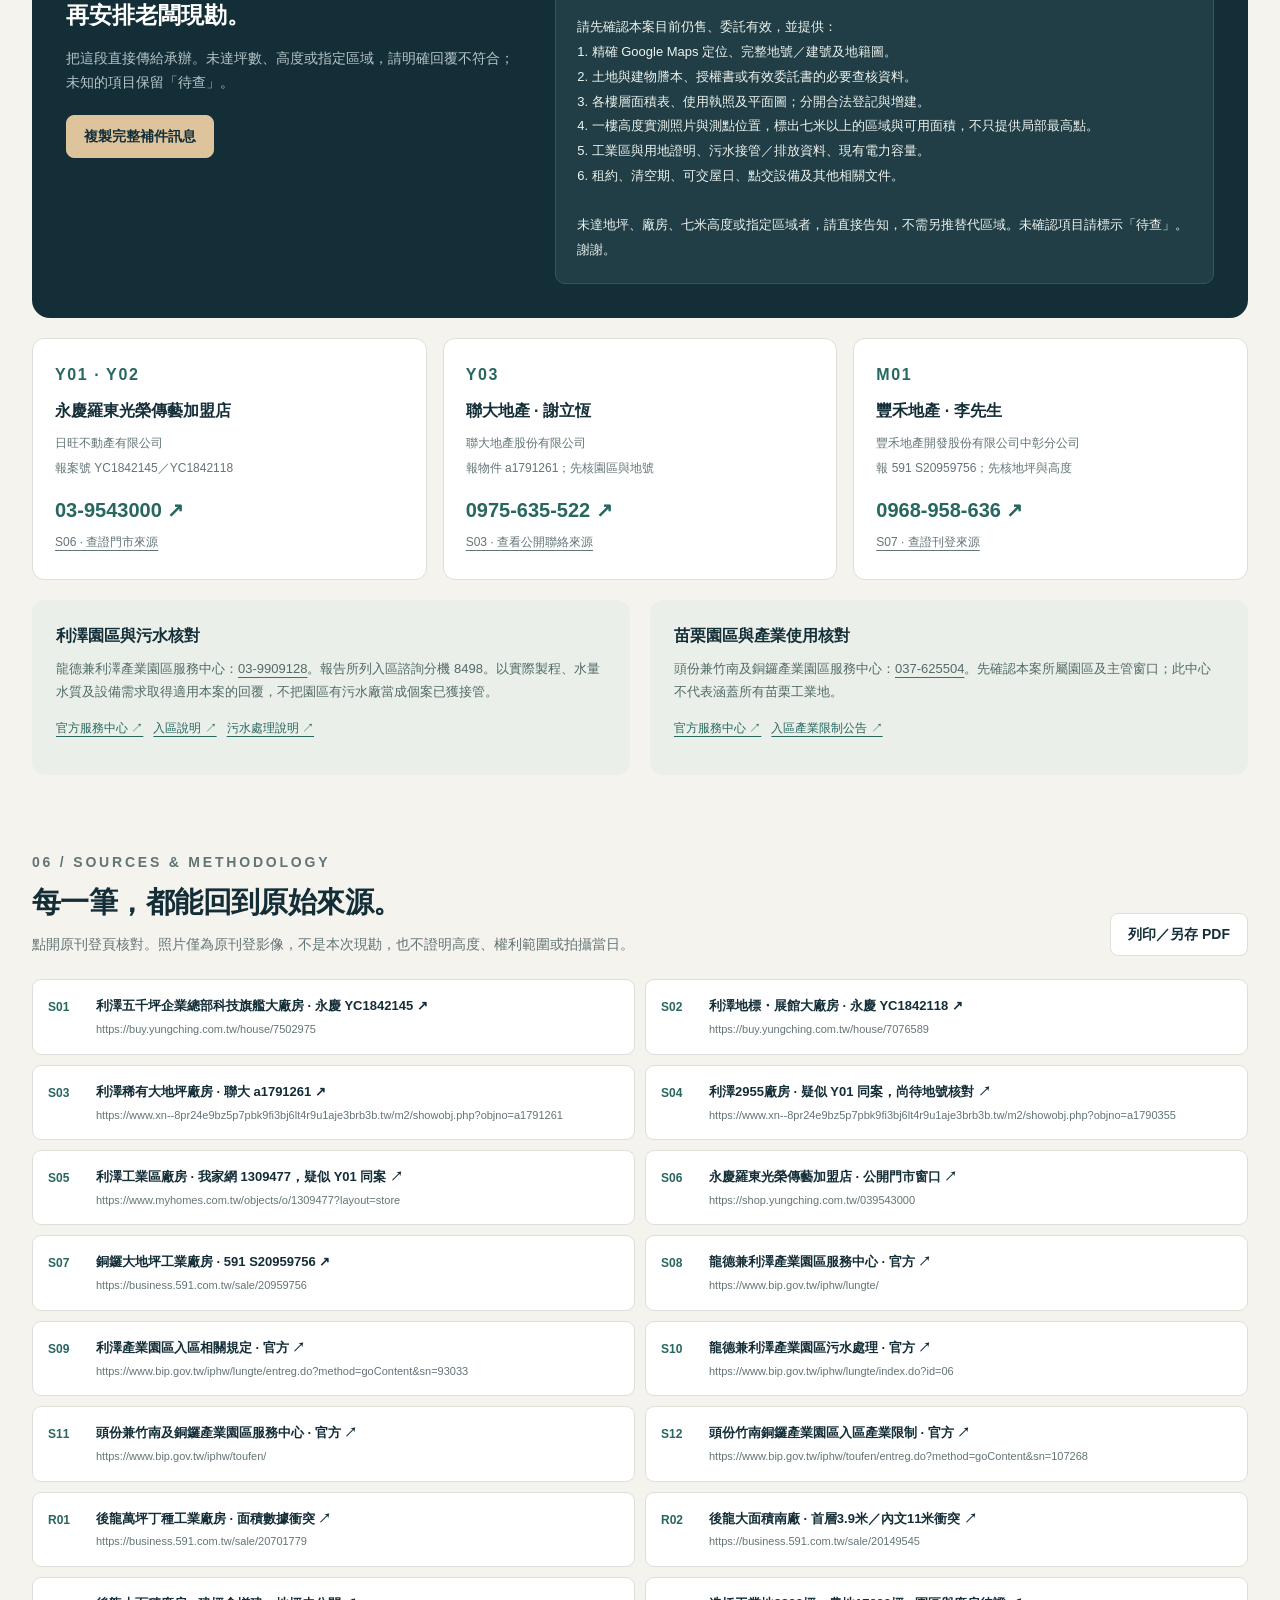
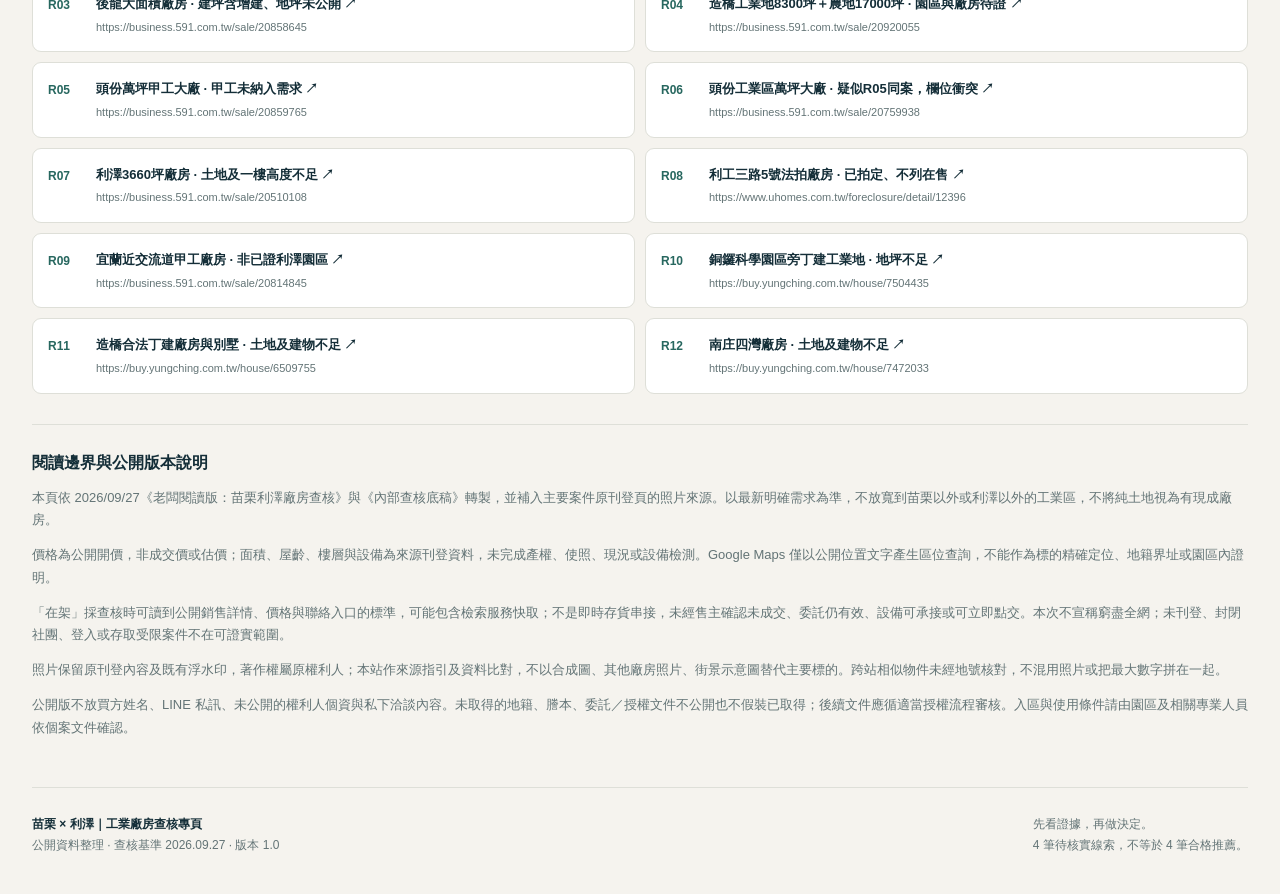
<file: industrial-factory/index.html>
<!DOCTYPE html>
<html lang="zh-Hant">
<head>
<meta charset="utf-8"><meta name="viewport" content="width=device-width,initial-scale=1">
<meta name="robots" content="noindex,nofollow"><meta name="referrer" content="no-referrer">
<title>苗栗 × 利澤｜工業廠房查核專頁</title>
<meta name="description" content="苗栗工業區與宜蘭利澤工業區：公開物件照片、價格、坪數、原始來源、文件缺口與查核比較。所有線索仍待核實，不是已符合條件的推薦清單。">
<meta property="og:title" content="苗栗 × 利澤｜工業廠房查核專頁"><meta property="og:description" content="土地 4,000 坪・廠房 2,000 坪・一樓 7 米｜照片、資料、來源，一頁掌握。查核基準 2026.09.27。"><meta property="og:type" content="website">
<meta name="theme-color" content="#142e38">
<link rel="icon" href="data:image/svg+xml,%3Csvg xmlns='http://www.w3.org/2000/svg' viewBox='0 0 80 80'%3E%3Crect width='80' height='80' rx='20' fill='%23142e38'/%3E%3Cpath d='M17 60V33l15 8V27l15 9V20h16v40Z' fill='none' stroke='%23dfbc83' stroke-width='5'/%3E%3C/svg%3E">
<style>
:root{--ink:#142e38;--muted:#637476;--paper:#f5f3ee;--white:#fff;--line:#dedfd8;--gold:#c8a26a;--soft:#eaf0ec;--teal:#27675f;--warn:#916326;--warnbg:#fcf4e5;--red:#964e43;--radius:18px}*{box-sizing:border-box}html{scroll-behavior:smooth;scroll-padding-top:95px}body{margin:0;background:var(--paper);color:var(--ink);font-family:-apple-system,BlinkMacSystemFont,"Segoe UI","Noto Sans TC","PingFang TC","Microsoft JhengHei",sans-serif;line-height:1.75;font-size:16px}a{color:inherit;text-underline-offset:4px}button,input,select,textarea{font:inherit}button,a,input,select,summary{touch-action:manipulation}button{cursor:pointer}button:focus-visible,a:focus-visible,summary:focus-visible,input:focus-visible,select:focus-visible{outline:3px solid var(--gold);outline-offset:4px}button:disabled{opacity:.45;cursor:not-allowed}.wrap{width:min(1260px,calc(100% - 64px));margin:auto}.top{height:78px;position:sticky;top:0;z-index:20;background:rgba(245,243,238,.96);backdrop-filter:blur(14px);border-bottom:1px solid var(--line)}.top .wrap{display:flex;align-items:center;justify-content:space-between;height:100%;gap:24px}.brand{display:flex;align-items:center;gap:12px;text-decoration:none;font-weight:750;letter-spacing:.07em;white-space:nowrap}.mark{display:grid;place-items:center;width:35px;height:35px;background:var(--ink);color:var(--gold);border-radius:8px;font-size:23px}.brand small{font-size:10px;letter-spacing:.22em;color:var(--muted);display:block;line-height:1.2}.nav{display:flex;gap:24px;align-items:center}.nav a{font-size:14px;text-decoration:none;font-weight:650}.nav a:hover{color:var(--teal)}.button{display:inline-flex;align-items:center;justify-content:center;gap:8px;border:1px solid var(--line);border-radius:8px;background:white;color:var(--ink);padding:10px 17px;text-decoration:none;line-height:1.5;font-weight:650;font-size:14px;transition:background .15s,transform .15s}.button:hover{background:var(--soft);transform:translateY(-1px)}.button.primary{background:var(--ink);border-color:var(--ink);color:white}.button.gold{background:#dec49d;border-color:#dec49d;color:var(--ink)}.button.small{padding:8px 12px;font-size:13px}.eyebrow{font-size:11px;font-weight:750;letter-spacing:.2em;text-transform:uppercase;color:var(--teal);margin:0 0 16px}.hero{display:grid;grid-template-columns:1.06fr 1fr;gap:64px;align-items:center;padding:60px 0 48px}.hero h1{font-family:Georgia,"Noto Serif TC","PMingLiU",serif;font-size:clamp(36px,4.2vw,59px);font-weight:700;letter-spacing:-.04em;line-height:1.27;margin:0 0 22px}.hero h1 span{color:var(--teal)}.intro{font-size:17px;color:var(--muted);max-width:530px;margin:0 0 26px}.actions{display:flex;gap:10px;flex-wrap:wrap}.date{margin-top:25px;font-size:12px;color:var(--muted);display:flex;align-items:center;gap:8px}.date:before{content:'';width:6px;height:6px;border-radius:50%;background:var(--teal)}.hero-image{background:var(--ink);height:382px;border-radius:var(--radius);position:relative;overflow:hidden;display:grid;align-content:end;color:white}.hero-image img{position:absolute;width:100%;height:100%;object-fit:cover;opacity:.86;top:0;left:0}.hero-image:after{content:'';position:absolute;inset:35% 0 0;background:linear-gradient(transparent,rgba(13,34,43,.92))}.hero-caption{position:relative;z-index:1;padding:26px 30px}.hero-caption small{display:block;color:#e3d2b9;font-size:11px;letter-spacing:.12em}.hero-caption b{display:block;font-size:23px;line-height:1.5}.hero-caption a{font-size:12px;color:#e3e9e6}.photo-tag{position:absolute;top:18px;left:18px;z-index:2;background:rgba(255,255,255,.94);color:var(--ink);padding:6px 11px;font-size:11px;border-radius:5px}.requirements{display:grid;grid-template-columns:repeat(4,1fr);background:var(--ink);color:white;border-radius:14px;padding:23px 8px}.require{padding:0 28px;border-right:1px solid #37505a}.require:last-child{border:0}.require small{font-size:11px;color:#aebfc2;letter-spacing:.05em}.require strong{font-family:Georgia,"Times New Roman",serif;display:block;font-size:34px;line-height:1.45;font-weight:400}.require strong span{font-family:inherit;font-size:15px;margin-left:6px;color:#d9c5a3}.require .region{font-family:inherit;font-size:22px;line-height:2.24;font-weight:700}.require p{font-size:11px;margin:0;color:#b5c5c6}.notice{margin:22px 0 0;display:flex;gap:16px;align-items:flex-start;background:var(--warnbg);border:1px solid #e7d8bb;border-radius:12px;padding:19px 22px;color:#715328;font-size:14px}.notice .nicon{font-size:20px;font-weight:700}.notice strong{display:block;font-size:15px;color:#6b4b22}.notice p{margin:4px 0 0}.section{padding-top:66px}.section-head{display:flex;justify-content:space-between;gap:25px;align-items:flex-end;margin-bottom:23px}.section-head h2{font-size:29px;letter-spacing:-.02em;margin:0;line-height:1.4}.section-head .eyebrow{margin-bottom:8px}.section-head p{font-size:14px;color:var(--muted);margin:9px 0 0;max-width:800px}.section-num{font-size:13px;color:var(--teal);border-top:1px solid var(--teal);min-width:100px;padding-top:10px;text-align:right}.filters{display:flex;align-items:center;justify-content:space-between;gap:18px;margin-bottom:24px;flex-wrap:wrap}.tabs{display:flex;gap:6px;flex-wrap:wrap}.tab{background:none;border:1px solid transparent;border-radius:7px;padding:9px 17px;color:var(--muted);font-size:14px;font-weight:650}.tab.active{background:var(--ink);color:white}.tab:not(.active):hover{border-color:var(--line)}.filter-tools{display:flex;gap:8px}.search{border:1px solid var(--line);background:white;border-radius:7px;padding:9px 12px;width:235px;font-size:13px}.sort{border:1px solid var(--line);background:white;border-radius:7px;padding:9px 10px;color:var(--ink);font-size:13px}.results-count{font-size:12px;color:var(--muted);margin-bottom:12px}.property{background:white;border:1px solid var(--line);border-radius:var(--radius);margin-bottom:28px;overflow:hidden;scroll-margin-top:100px}.property-top{display:grid;grid-template-columns:.95fr 1.1fr}.visual{background:#eef0eb;min-width:0;display:flex;flex-direction:column}.photo-main{position:relative;width:100%;aspect-ratio:4/3;border:0;background:#dce4df;padding:0;overflow:hidden;display:flex;align-items:center;justify-content:center;color:var(--muted)}.photo-main img{width:100%;height:100%;object-fit:cover;display:block;transition:transform .3s}.photo-main:hover img{transform:scale(1.035)}.photo-count{position:absolute;bottom:14px;right:14px;font-size:12px;padding:6px 11px;background:rgba(15,37,45,.82);color:white;border-radius:6px}.image-placeholder{display:grid;place-content:center;width:100%;height:100%;padding:30px;text-align:center;font-size:15px;background:linear-gradient(130deg,#dce5df,#f3f0e8)}.image-placeholder small{font-size:12px;display:block;margin-top:7px}.thumbs{display:flex;gap:8px;padding:12px 16px 6px}.thumbs button{border:1px solid #d4ddd6;border-radius:5px;padding:0;overflow:hidden;background:white;width:70px;height:51px}.thumbs img{width:100%;height:100%;object-fit:cover;display:block}.photo-credit{font-size:11px;color:var(--muted);padding:7px 16px 13px;line-height:1.65}.property-body{padding:26px 30px}.card-kicker{display:flex;gap:9px;align-items:center;font-size:12px;margin-bottom:10px;flex-wrap:wrap}.code{letter-spacing:.1em;font-weight:800;color:var(--teal)}.badge{color:var(--warn);background:var(--warnbg);border-radius:4px;padding:3px 8px;font-size:11px;font-weight:650}.property h3{font-size:23px;line-height:1.5;margin:0 0 4px;letter-spacing:-.03em}.address{font-size:13px;color:var(--muted);margin:0 0 15px}.price{font-size:31px;font-weight:750;letter-spacing:-.04em;line-height:1.4}.price span{font-size:13px;font-weight:450;color:var(--muted);letter-spacing:0;margin-left:9px}.metrics{display:grid;grid-template-columns:repeat(3,1fr);border-top:1px solid var(--line);border-bottom:1px solid var(--line);margin:18px 0;padding:15px 0;gap:10px}.metrics small{font-size:11px;color:var(--muted);display:block;margin-bottom:4px}.metrics b{font-size:21px;font-weight:750;white-space:nowrap;line-height:1.4;letter-spacing:-.04em}.metrics em{font-size:12px;font-style:normal;margin-left:4px;font-weight:400}.metrics .unknown{font-size:17px;color:var(--warn);letter-spacing:0}.key-risk{font-size:13px;color:#7c5d30;border-left:3px solid #d6b77f;background:#fbf7ee;padding:10px 13px;margin-bottom:15px}.key-risk strong{font-size:12px;display:block;margin-bottom:3px}.card-actions{display:flex;gap:7px;flex-wrap:wrap}.details{border-top:1px solid var(--line)}summary{cursor:pointer;list-style:none;display:flex;justify-content:space-between;align-items:center;padding:17px 26px;gap:18px;font-size:14px;font-weight:650}summary::-webkit-details-marker{display:none}summary:after{content:'＋';font-size:20px;color:var(--teal)}details[open]>summary:after{content:'−'}summary:hover{background:#f8faf7}.details-body{padding:6px 26px 26px}.facts{width:100%;border-collapse:collapse;font-size:13px}.facts th,.facts td{text-align:left;vertical-align:top;border-bottom:1px solid #e9ebe5;padding:11px 13px}.facts th{width:145px;font-weight:600;background:#f6f7f2;color:#5a6d70}.facts td{line-height:1.85}.evidence-links{display:flex;gap:10px;flex-wrap:wrap;margin:14px 0;color:var(--teal);font-size:12px}.source-id{display:inline-block;border:1px solid #cddad3;border-radius:5px;padding:4px 8px;text-decoration:none}.contact{background:#eff4ef;border:1px solid #d6e0d7;border-radius:9px;padding:14px 17px;display:flex;justify-content:space-between;gap:15px;align-items:center;flex-wrap:wrap;margin-top:18px}.contact small{display:block;font-size:11px;color:var(--muted)}.contact b{font-size:14px}.contact p{font-size:12px;margin:3px 0;color:var(--muted)}.panel{background:white;border:1px solid var(--line);border-radius:var(--radius);overflow:hidden}.table-scroll{overflow-x:auto;width:100%;-webkit-overflow-scrolling:touch}.comparison{border-collapse:collapse;min-width:890px;width:100%;font-size:13px}.comparison th{text-align:left;background:var(--ink);color:#e0e9e7;font-size:12px;font-weight:500;padding:14px 16px}.comparison td{padding:17px 16px;border-bottom:1px solid var(--line);vertical-align:top}.comparison td:first-child{font-weight:700}.comparison tr:last-child td{border-bottom:0}.comparison .money{white-space:nowrap;font-weight:750}.pill{display:inline-block;background:var(--soft);color:var(--teal);border-radius:4px;padding:3px 7px;font-size:11px;white-space:nowrap}.pill.wait{color:var(--warn);background:var(--warnbg)}.table-note{font-size:12px;color:var(--muted);padding:14px 20px;border-top:1px solid var(--line);margin:0}.matrix{min-width:700px}.matrix th{background:#eff3ed;color:var(--ink);font-weight:700}.matrix td,.matrix th{text-align:center;padding:13px 15px}.matrix td:first-child,.matrix th:first-child{text-align:left}.matrix .empty{color:#9c6931}.docfoot{display:grid;grid-template-columns:1fr 1fr;gap:20px;margin-top:20px}.mini-panel{background:#eaf0e9;border-radius:13px;padding:22px 24px}.mini-panel h3{font-size:16px;margin:0 0 8px}.mini-panel p{font-size:13px;color:#526968;margin:0}.appendix{margin-bottom:12px}.appendix summary{padding:18px 22px}.appendix summary span{display:block;color:var(--muted);font-size:12px;font-weight:400;margin-top:4px}.appendix-content{padding:0 22px 22px;color:#526667;font-size:13px}.appendix-content p{margin:8px 0 14px}.appendix-content a{color:var(--teal)}.reject{color:var(--red)}.copy-panel{display:grid;grid-template-columns:.7fr 1fr;gap:28px;background:var(--ink);color:white;padding:34px;border-radius:var(--radius)}.copy-panel h3{font-size:23px;line-height:1.5;margin:0 0 13px}.copy-panel p{color:#b6c6c8;font-size:14px;margin:0 0 20px}.copy-panel .eyebrow{color:var(--gold)}.message{font-family:inherit;white-space:pre-wrap;font-size:13px;line-height:1.9;background:#213e47;border:1px solid #3c535a;color:#edf3ee;border-radius:10px;padding:21px;margin:0;max-height:410px;overflow:auto}.contacts{display:grid;grid-template-columns:repeat(3,1fr);gap:16px;margin-top:20px}.contact-box{background:white;border:1px solid var(--line);border-radius:12px;padding:22px}.contact-box h3{font-size:16px;margin:8px 0}.contact-box p{font-size:12px;color:var(--muted);margin:4px 0}.contact-box .phone{display:block;color:var(--teal);font-size:20px;font-weight:700;text-decoration:none;margin-top:14px}.source-grid{display:grid;grid-template-columns:1fr 1fr;gap:10px}.source-item{display:flex;gap:15px;background:white;border:1px solid var(--line);border-radius:9px;padding:15px;text-decoration:none;align-items:flex-start;min-width:0}.source-item:hover{background:var(--soft)}.source-item .sid{font-weight:700;color:var(--teal);font-size:12px;flex:0 0 33px;padding-top:2px}.source-item b{display:block;font-size:13px}.source-item small{display:block;font-size:11px;color:var(--muted);overflow-wrap:anywhere;line-height:1.6;margin-top:3px}.methods{font-size:13px;color:var(--muted);border-top:1px solid var(--line);margin-top:30px;padding-top:24px}.methods h3{font-size:16px;color:var(--ink);margin:0 0 10px}.methods p{margin:0 0 12px}.footer{border-top:1px solid var(--line);margin-top:48px;padding:26px 0 38px;font-size:12px;color:var(--muted);display:flex;justify-content:space-between;gap:25px}.footer b{color:var(--ink)}.backtop{position:fixed;bottom:25px;right:23px;z-index:15;border:1px solid var(--line);width:44px;height:44px;border-radius:50%;background:white;box-shadow:0 4px 15px #122d3414;font-size:20px;color:var(--ink)}.toast{position:fixed;bottom:30px;left:50%;transform:translateX(-50%);z-index:100;background:var(--ink);color:white;padding:12px 23px;border-radius:9px;box-shadow:0 4px 30px #122d3429;font-size:14px;max-width:90vw;text-align:center}.toast[hidden],.property[hidden]{display:none}.empty-results{background:white;border:1px solid var(--line);border-radius:12px;text-align:center;padding:40px;color:var(--muted)}dialog{border:0;padding:0;background:#0e222b;color:white;border-radius:14px;max-width:min(1080px,94vw);width:100%;max-height:94vh;overflow:auto}dialog::backdrop{background:rgba(0,13,22,.87);backdrop-filter:blur(4px)}.light-top{display:flex;align-items:center;justify-content:space-between;gap:20px;padding:14px 20px;font-size:14px}.close{border:1px solid #567079;background:none;color:white;border-radius:7px;width:36px;height:36px;font-size:23px}.light-stage{position:relative;background:#0a1920;display:flex;align-items:center;justify-content:center;min-height:200px}.light-stage img{max-width:100%;width:auto;max-height:70vh;display:block;object-fit:contain}.light-arrow{position:absolute;top:45%;border:1px solid #67787d;background:#102832b5;color:white;border-radius:50%;width:42px;height:42px;font-size:25px}.light-arrow.prev{left:12px}.light-arrow.next{right:12px}.light-caption{font-size:12px;color:#b4c7ca;padding:13px 20px}.light-caption a{color:#dfc49c}.scroll-hint{display:none;font-size:12px;color:var(--muted);margin:-8px 0 13px}.print-only{display:none}
@media(min-width:1500px){.hero{gap:80px}.hero-image{height:410px}}
@media(max-width:1050px){.wrap{width:calc(100% - 42px)}.nav{gap:15px}.nav a{font-size:12px}.hero{gap:30px}.hero-image{height:340px}.hero h1{font-size:43px}.property-body{padding:22px}.metrics b{font-size:19px}.property h3{font-size:21px}.require{padding:0 20px}.require strong{font-size:30px}.copy-panel{grid-template-columns:.7fr 1fr}}
@media(max-width:800px){.nav a{display:none}.top{height:68px}.top .button{font-size:12px;padding:8px 11px}.hero{grid-template-columns:1fr;gap:28px;padding:36px 0 26px}.hero h1{font-size:43px;line-height:1.25}.hero-image{height:280px}.hero .intro{font-size:15px;margin-bottom:20px}.hero .date{margin-top:17px}.hero-caption b{font-size:22px}.requirements{grid-template-columns:repeat(2,1fr);padding:15px 5px}.require{padding:13px 18px}.require:nth-child(2){border:0}.require:nth-child(-n+2){border-bottom:1px solid #37505a}.require strong{font-size:31px}.require .region{font-size:20px}.notice{padding:16px;font-size:12px;gap:10px}.notice strong{font-size:14px}.section{padding-top:43px}.section-head h2{font-size:24px}.section-head p{font-size:13px}.section-num{display:none}.property-top{grid-template-columns:1fr}.visual{border-bottom:1px solid var(--line)}.photo-main{aspect-ratio:16/10;max-height:440px}.thumbs{padding-top:10px}.property-body{padding:22px}.property h3{font-size:23px}.metrics b{font-size:25px}.metrics .unknown{font-size:18px}.card-actions .button{flex:1;white-space:nowrap}.filters{gap:12px}.filter-tools{width:100%}.search{flex:1;min-width:0;width:auto}.tab{padding:8px 13px}.filter-tools .sort{max-width:130px}.docfoot{grid-template-columns:1fr}.copy-panel{grid-template-columns:1fr;padding:25px;gap:18px}.contacts{grid-template-columns:1fr}.contact-box{padding:19px}.source-grid{grid-template-columns:1fr}.section-head{align-items:start}.section-head .button{font-size:12px;padding:8px 11px}.footer{flex-direction:column;gap:8px}.scroll-hint{display:block}.backtop{right:13px;bottom:13px}.facts th{width:104px}.facts th,.facts td{padding:9px;font-size:12px}.details-body{padding:0 16px 20px}summary{padding:16px 20px}.light-top{padding:12px}.light-stage img{max-height:68vh}.light-caption{padding:12px}.hero-caption{padding:24px}.eyebrow{font-size:10px}.contact{padding:13px}}
@media(max-width:420px){.wrap{width:calc(100% - 28px)}.brand{font-size:13px;gap:8px}.brand small{font-size:9px}.hero h1{font-size:37px}.hero-image{height:245px}.metrics b{font-size:22px}.metrics .unknown{font-size:16px}.card-actions{gap:6px}.card-actions .button{font-size:12px;padding:9px}.property-body{padding:20px}.property h3{font-size:21px}.require{padding:12px 14px}.require .region{font-size:19px}.section-head h2{font-size:23px}}
@media(prefers-reduced-motion:reduce){*{scroll-behavior:auto!important;transition:none!important}}
@media print{@page{size:A4;margin:14mm}body{font-size:10pt;background:white;color:#142e38}.wrap{width:100%}.top,.filters,.actions,.backtop,.toast,.card-actions,.thumbs,.copy-panel button,.section-head .button,.lightbox,.nav,.photo-count,.footer .button{display:none!important}.hero{padding:0 0 18px;gap:20px;grid-template-columns:1.1fr 1fr}.hero h1{font-size:27pt}.hero-image{height:210px}.hero .intro{font-size:10pt}.date{font-size:9pt}.requirements{padding:10px;print-color-adjust:exact;-webkit-print-color-adjust:exact}.require strong{font-size:22pt}.require .region{font-size:14pt}.notice{font-size:9pt;break-inside:avoid}.section{padding-top:26px}.section-head h2{font-size:19pt}.property{break-inside:avoid;margin-bottom:18px}.property-top{grid-template-columns:.85fr 1fr}.photo-main{aspect-ratio:4/3}.property-body{padding:16px}.property h3{font-size:15pt}.metrics b{font-size:15pt}.metrics small,.key-risk{font-size:9pt}.photo-credit{font-size:8pt}.details-body{padding:0 16px 16px}.facts th,.facts td{font-size:9pt;padding:7px}.section-num{display:none}.table-scroll{overflow:visible}.comparison{min-width:0;font-size:8pt;table-layout:auto}.comparison th,.comparison td{padding:9px;font-size:8pt}.comparison .pill{white-space:normal}.table-note{font-size:8pt}.contacts{grid-template-columns:repeat(3,1fr)}.contact-box{padding:15px}.source-grid{grid-template-columns:1fr 1fr}.source-item{padding:9px;break-inside:avoid}.source-item b{font-size:9pt}.source-item small{font-size:7pt}.copy-panel{display:block;padding:20px;print-color-adjust:exact;-webkit-print-color-adjust:exact}.message{max-height:none;overflow:visible;font-size:9pt}.copy-panel h3{font-size:15pt}.copy-panel p{font-size:9pt}.footer{font-size:8pt}summary{padding:12px 16px;font-size:10pt}.appendix{break-inside:avoid}.appendix-content{font-size:9pt}.docfoot{grid-template-columns:1fr 1fr}.mini-panel{padding:14px}.mini-panel p{font-size:9pt}.source-item,.panel,.property{box-shadow:none}.print-only{display:block}a{text-decoration:none}.hero-caption{padding:15px}.hero-caption b{font-size:14pt}.hero-caption small{font-size:8pt}.metrics{margin:12px 0;padding:10px 0}.contact .button{display:none}.hero-image img{object-fit:cover}.scroll-hint{display:none}.empty-results{display:none}}
</style>
</head>
<body>
<header class="top"><div class="wrap"><a class="brand" href="#top"><span class="mark" aria-hidden="true">▥</span><span>工業廠房查核<small>INDUSTRIAL PROPERTY BRIEF</small></span></a><nav class="nav" aria-label="主要導覽"><a href="#listings">物件與照片</a><a href="#compare">條件比較</a><a href="#documents">文件狀態</a><a href="#sources">查證來源</a><button class="button" id="shareButton">分享連結 ↗</button></nav></div></header>
<main class="wrap" id="top">
<section class="hero"><div><p class="eyebrow">MIAOLI × LIZE · SEPTEMBER 2026</p><h1>為下一座廠房，<br>把每個條件<span>查清楚。</span></h1><p class="intro">苗栗工業區 × 宜蘭利澤工業區。<br>把照片、價格、坪數與文件缺口放在同一頁，先核對證據，再決定現勘。</p><div class="actions"><a class="button primary" href="#listings">查看物件與照片 ↓</a><a class="button" href="#compare">四案並排比較</a></div><div class="date">查核基準 2026.09.27 · 公開分享版 · 非即時庫存</div></div><div class="hero-image"><img id="heroPhoto" alt="Y03 原刊登建物外觀，標的與現況仍待確認" hidden><span class="photo-tag">原刊登照片 · 非高度測量證據</span><div class="hero-caption"><small>Y03 · 宜蘭蘇澳／園區位置待證</small><b>利澤稀有大地坪廠房</b><a href="https://www.xn--8pr24e9bz5p7pbk9fi3bj6lt4r9u1aje3brb3b.tw/m2/showobj.php?objno=a1791261" target="_blank" rel="noopener noreferrer">照片來源：聯大地產 · 位置仍待核實 ↗</a></div></div></section>
<section class="requirements" aria-label="必要條件"><div class="require"><small>LAND · 工業建地</small><strong>4,000<span>坪以上</span></strong><p>不以農地或其他用地補足</p></div><div class="require"><small>BUILDING · 既有廠房</small><strong>2,000<span>坪以上</span></strong><p>區分登記、增建與使用面積</p></div><div class="require"><small>HEIGHT · 一樓高度</small><strong>7<span>米以上</span></strong><p>另查達標區域及連續可用面積</p></div><div class="require"><small>LOCATION · 指定範圍</small><strong class="region">苗栗 ／ 利澤</strong><p>乙工或工業區內丁建</p></div></section>
<div class="notice" role="note"><span class="nicon">!</span><div><strong>4 筆待核實線索；0 筆已證實全部符合。</strong><p>「在架」只表示查核時可讀到公開銷售頁，不代表已向屋主確認仍售。四案均未取得一樓高度實測、地籍圖、謄本及有效委託／授權文件。以下不是合格推薦清單，也不是市場全部庫存。</p></div></div>
<section class="section" id="listings"><div class="section-head"><div><p class="eyebrow">01 / PROPERTY SHORTLIST</p><h2>先看物件，再看缺口。</h2><p>3 筆宜蘭線索、1 筆苗栗補查線索。照片可放大；每筆資料都保留原始查證入口。</p></div><div class="section-num">04 條公開線索</div></div><div class="filters"><div class="tabs" role="group" aria-label="地區篩選"><button class="tab active" data-region="all" aria-pressed="true">全部 4</button><button class="tab" data-region="宜蘭" aria-pressed="false">宜蘭 3</button><button class="tab" data-region="苗栗" aria-pressed="false">苗栗 1</button></div><div class="filter-tools"><input class="search" id="search" type="search" placeholder="搜尋案名、地區、案號…" aria-label="搜尋物件"><select class="sort" id="sort" aria-label="排序"><option value="default">依查核編號</option><option value="price">開價由低到高</option><option value="land">土地由大到小</option></select></div></div><div class="results-count" id="resultCount" aria-live="polite">顯示 4 筆待核實線索</div><div id="cards"></div><div class="empty-results" id="empty" hidden>沒有符合搜尋文字的線索。可清除關鍵字或切回「全部」。</div><noscript><div class="notice">請開啟 JavaScript 顯示完整物件與相簿。原始來源與比較表仍可在下方查閱。</div></noscript></section>
<section class="section" id="compare"><div class="section-head"><div><p class="eyebrow">02 / SIDE-BY-SIDE</p><h2>四項門檻，一張表看清楚。</h2><p>面積僅為刊登數字，不等於已核對謄本。未知欄位不補猜測，也不把照片當成量測。</p></div><button class="button" id="csvButton">匯出比較清單 ↓</button></div><p class="scroll-hint">手機可左右滑動表格 →</p><div class="panel"><div class="table-scroll"><table class="comparison"><thead><tr><th>案件</th><th>公開開價</th><th>土地／建物（坪）</th><th>園區與用地</th><th>一樓 ≥7 米</th><th>決定性缺口</th></tr></thead><tbody><tr><td><a href="#Y01">Y01 五千坪科技廠房</a></td><td class="money">8.8 億元</td><td>5,000.04／2,955.44</td><td>內文稱利澤工業區丁建<br><span class="pill wait">文件待補</span></td><td><span class="pill wait">未公開</span></td><td>高度、達標範圍及地號</td></tr><tr><td><a href="#Y02">Y02 展館大廠房</a></td><td class="money">16 億元</td><td>5,314.10／2,780.12</td><td>刊登工業區<br><span class="pill wait">乙／丁與園區邊界待證</span></td><td><span class="pill wait">無實測證據</span></td><td>分區高度、合法可用面積</td></tr><tr><td><a href="#Y03">Y03 稀有大地坪廠房</a></td><td class="money">19 億元</td><td>15,901／7,897</td><td>僅案名稱利澤<br><span class="pill wait">園區位置未證</span></td><td><span class="pill wait">未公開</span></td><td>先證確在利澤園區內</td></tr><tr><td><a href="#M01">M01 銅鑼大地坪廠房</a></td><td class="money">5.6 億元</td><td>未公開／2,111.7</td><td>欄位列丁種工業區<br><span class="pill wait">具體園區未證</span></td><td><span class="pill wait">未公開</span></td><td>土地面積、園區、高度</td></tr></tbody></table></div><p class="table-note">資料來源：<a href="#S01">S01</a>、<a href="#S02">S02</a>、<a href="#S03">S03</a>、<a href="#S07">S07</a>。未自行把「廠房 2,000 坪」改為「一樓 2,000 坪」；一樓需求面積仍需另確認。</p></div></section>
<section class="section" id="documents"><div class="section-head"><div><p class="eyebrow">03 / DOCUMENT CHECK</p><h2>缺少的證據，直接攤開。</h2><p>有連結不等於有文件。下表「未取得」的項目沒有提供假附件或空白範本冒充。</p></div><div class="section-num">文件狀態</div></div><p class="scroll-hint">手機可左右滑動表格 →</p><div class="panel"><div class="table-scroll"><table class="comparison matrix"><thead><tr><th>必要資料</th><th>Y01</th><th>Y02</th><th>Y03</th><th>M01</th></tr></thead><tbody><tr><td>原始銷售頁／相簿入口</td><td>已附來源</td><td>已附來源</td><td>已附來源</td><td>已附來源</td></tr><tr><td>Google Maps 區位查詢</td><td>道路級</td><td>道路級</td><td>園區查詢 *</td><td>地區級</td></tr><tr><td>精確門牌、地號／建號</td><td class="empty">待補</td><td class="empty">待補</td><td class="empty">待補</td><td class="empty">待補</td></tr><tr><td>個案地籍圖</td><td class="empty">未取得</td><td class="empty">未取得</td><td class="empty">未取得</td><td class="empty">未取得</td></tr><tr><td>土地／建物謄本</td><td class="empty">未取得</td><td class="empty">未取得</td><td class="empty">未取得</td><td class="empty">未取得</td></tr><tr><td>有效授權書或委託書</td><td class="empty">未取得</td><td class="empty">未取得</td><td class="empty">未取得</td><td class="empty">未取得</td></tr><tr><td>一樓高度實測＋達標分區圖</td><td class="empty">未取得</td><td class="empty">未取得</td><td class="empty">未取得</td><td class="empty">未取得</td></tr><tr><td>使照、各層平面圖及面積表</td><td class="empty">未取得</td><td class="empty">未取得</td><td class="empty">未取得</td><td class="empty">未取得</td></tr><tr><td>污水接管／排放、電力文件</td><td class="empty">未取得</td><td class="empty">未取得</td><td class="empty">未取得</td><td class="empty">未取得</td></tr><tr><td>售主仍售、委託有效確認</td><td class="empty">未確認</td><td class="empty">未確認</td><td class="empty">未確認</td><td class="empty">未確認</td></tr></tbody></table></div><p class="table-note">* Y03 的地圖只查詢利澤工業區，不代表本案位於該園區。四案皆非已驗證的精確標的定位。</p></div><div class="docfoot"><div class="mini-panel"><h3>先證明是同一組土地與建物</h3><p>門牌、地號、建號、各筆用地與面積、權利範圍、授權人與權利人，必須可以逐項核對。未取得文件前，不替廣告差異作推定。</p></div><div class="mini-panel"><h3>七米不是只量最高的一點</h3><p>請附測點照片、量測讀數與日期、平面圖及達標範圍；另列樑底、管線／消防下緣與低點，確認連續可用面積。</p></div></div></section>
<section class="section" id="appendix"><div class="section-head"><div><p class="eyebrow">04 / AUDIT APPENDIX · NOT RECOMMENDATIONS</p><h2>這些廣告，為什麼沒有送入主清單？</h2><p>保留矛盾、重複與排除理由，避免相同問題案件重新報進來。下列均非合格推薦；部分本來就不在售。</p></div></div><div id="audit"></div></section>
<section class="section" id="contact"><div class="section-head"><div><p class="eyebrow">05 / NEXT VERIFICATION</p><h2>讓承辦一次回覆到位。</h2><p>以下為公開刊登窗口及建議補件訊息；本站未代為致電、索件或確認有效委託。</p></div></div><div class="copy-panel"><div><p class="eyebrow">READY TO SEND</p><h3>先拿書面資料，<br>再安排老闆現勘。</h3><p>把這段直接傳給承辦。未達坪數、高度或指定區域，請明確回覆不符合；未知的項目保留「待查」。</p><button class="button gold" id="copyRequest">複製完整補件訊息</button></div><pre class="message" id="requestText">您好，我方買方限定苗栗工業區或宜蘭利澤工業區，土地 4,000 坪以上、既有廠房 2,000 坪以上、一樓高度 7 米以上，乙工或工業區內丁建。

請先確認本案目前仍售、委託有效，並提供：
1. 精確 Google Maps 定位、完整地號／建號及地籍圖。
2. 土地與建物謄本、授權書或有效委託書的必要查核資料。
3. 各樓層面積表、使用執照及平面圖；分開合法登記與增建。
4. 一樓高度實測照片與測點位置，標出七米以上的區域與可用面積，不只提供局部最高點。
5. 工業區與用地證明、污水接管／排放資料、現有電力容量。
6. 租約、清空期、可交屋日、點交設備及其他相關文件。

未達地坪、廠房、七米高度或指定區域者，請直接告知，不需另推替代區域。未確認項目請標示「待查」。謝謝。</pre></div><div class="contacts"><div class="contact-box"><span class="code">Y01 · Y02</span><h3>永慶羅東光榮傳藝加盟店</h3><p>日旺不動產有限公司</p><p>報案號 YC1842145／YC1842118</p><a class="phone" href="tel:039543000">03-9543000 ↗</a><p><a href="https://shop.yungching.com.tw/039543000" target="_blank" rel="noopener noreferrer">S06 · 查證門市來源</a></p></div><div class="contact-box"><span class="code">Y03</span><h3>聯大地產 · 謝立恆</h3><p>聯大地產股份有限公司</p><p>報物件 a1791261；先核園區與地號</p><a class="phone" href="tel:0975635522">0975-635-522 ↗</a><p><a href="#S03">S03 · 查看公開聯絡來源</a></p></div><div class="contact-box"><span class="code">M01</span><h3>豐禾地產 · 李先生</h3><p>豐禾地產開發股份有限公司中彰分公司</p><p>報 591 S20959756；先核地坪與高度</p><a class="phone" href="tel:0968958636">0968-958-636 ↗</a><p><a href="https://business.591.com.tw/sale/20959756" target="_blank" rel="noopener noreferrer">S07 · 查證刊登來源</a></p></div></div><div class="docfoot"><div class="mini-panel"><h3>利澤園區與污水核對</h3><p>龍德兼利澤產業園區服務中心：<a href="tel:039909128">03-9909128</a>。報告所列入區諮詢分機 8498。以實際製程、水量水質及設備需求取得適用本案的回覆，不把園區有污水廠當成個案已獲接管。</p><div class="evidence-links"><a href="https://www.bip.gov.tw/iphw/lungte/" target="_blank" rel="noopener noreferrer">官方服務中心 ↗</a><a href="https://www.bip.gov.tw/iphw/lungte/entreg.do?method=goContent&sn=93033" target="_blank" rel="noopener noreferrer">入區說明 ↗</a><a href="https://www.bip.gov.tw/iphw/lungte/index.do?id=06" target="_blank" rel="noopener noreferrer">污水處理說明 ↗</a></div></div><div class="mini-panel"><h3>苗栗園區與產業使用核對</h3><p>頭份兼竹南及銅鑼產業園區服務中心：<a href="tel:037625504">037-625504</a>。先確認本案所屬園區及主管窗口；此中心不代表涵蓋所有苗栗工業地。</p><div class="evidence-links"><a href="https://www.bip.gov.tw/iphw/toufen/" target="_blank" rel="noopener noreferrer">官方服務中心 ↗</a><a href="https://www.bip.gov.tw/iphw/toufen/entreg.do?method=goContent&sn=107268" target="_blank" rel="noopener noreferrer">入區產業限制公告 ↗</a></div></div></div></section>
<section class="section" id="sources"><div class="section-head"><div><p class="eyebrow">06 / SOURCES & METHODOLOGY</p><h2>每一筆，都能回到原始來源。</h2><p>點開原刊登頁核對。照片僅為原刊登影像，不是本次現勘，也不證明高度、權利範圍或拍攝當日。</p></div><button class="button" id="printButton">列印／另存 PDF</button></div><div class="source-grid" id="sourceGrid"></div><div class="methods"><h3>閱讀邊界與公開版本說明</h3><p>本頁依 2026/09/27《老闆閱讀版：苗栗利澤廠房查核》與《內部查核底稿》轉製，並補入主要案件原刊登頁的照片來源。以最新明確需求為準，不放寬到苗栗以外或利澤以外的工業區，不將純土地視為有現成廠房。</p><p>價格為公開開價，非成交價或估價；面積、屋齡、樓層與設備為來源刊登資料，未完成產權、使照、現況或設備檢測。Google Maps 僅以公開位置文字產生區位查詢，不能作為標的精確定位、地籍界址或園區內證明。</p><p>「在架」採查核時可讀到公開銷售詳情、價格與聯絡入口的標準，可能包含檢索服務快取；不是即時存貨串接，未經售主確認未成交、委託仍有效、設備可承接或可立即點交。本次不宣稱窮盡全網；未刊登、封閉社團、登入或存取受限案件不在可證實範圍。</p><p>照片保留原刊登內容及既有浮水印，著作權屬原權利人；本站作來源指引及資料比對，不以合成圖、其他廠房照片、街景示意圖替代主要標的。跨站相似物件未經地號核對，不混用照片或把最大數字拼在一起。</p><p>公開版不放買方姓名、LINE 私訊、未公開的權利人個資與私下洽談內容。未取得的地籍、謄本、委託／授權文件不公開也不假裝已取得；後續文件應循適當授權流程審核。入區與使用條件請由園區及相關專業人員依個案文件確認。</p><p class="print-only">公開網頁：https://larryveryhandsome.github.io/web-design/industrial-factory/</p></div></section>
<footer class="footer"><div><b>苗栗 × 利澤｜工業廠房查核專頁</b><br>公開資料整理 · 查核基準 2026.09.27 · 版本 1.0</div><div>先看證據，再做決定。<br>4 筆待核實線索，不等於 4 筆合格推薦。</div></footer>
</main>
<button class="backtop" id="backTop" aria-label="回到頂端">↑</button><div class="toast" role="status" id="toast" hidden></div>
<dialog id="lightbox" aria-label="物件原刊登照片檢視"><div class="light-top"><strong id="lightTitle"></strong><button class="close" id="closeLight" aria-label="關閉照片">×</button></div><div class="light-stage"><img id="lightImage" alt=""><button class="light-arrow prev" id="prevPhoto" aria-label="上一張照片">‹</button><button class="light-arrow next" id="nextPhoto" aria-label="下一張照片">›</button></div><div class="light-caption" id="lightCaption"></div></dialog>
<script>
'use strict';
const SOURCE={S01:['利澤五千坪企業總部科技旗艦大廠房 · 永慶 YC1842145','https://buy.yungching.com.tw/house/7502975'],S02:['利澤地標・展館大廠房 · 永慶 YC1842118','https://buy.yungching.com.tw/house/7076589'],S03:['利澤稀有大地坪廠房 · 聯大 a1791261','https://www.xn--8pr24e9bz5p7pbk9fi3bj6lt4r9u1aje3brb3b.tw/m2/showobj.php?objno=a1791261'],S04:['利澤2955廠房 · 疑似 Y01 同案，尚待地號核對','https://www.xn--8pr24e9bz5p7pbk9fi3bj6lt4r9u1aje3brb3b.tw/m2/showobj.php?objno=a1790355'],S05:['利澤工業區廠房 · 我家網 1309477，疑似 Y01 同案','https://www.myhomes.com.tw/objects/o/1309477?layout=store'],S06:['永慶羅東光榮傳藝加盟店 · 公開門市窗口','https://shop.yungching.com.tw/039543000'],S07:['銅鑼大地坪工業廠房 · 591 S20959756','https://business.591.com.tw/sale/20959756'],S08:['龍德兼利澤產業園區服務中心 · 官方','https://www.bip.gov.tw/iphw/lungte/'],S09:['利澤產業園區入區相關規定 · 官方','https://www.bip.gov.tw/iphw/lungte/entreg.do?method=goContent&sn=93033'],S10:['龍德兼利澤產業園區污水處理 · 官方','https://www.bip.gov.tw/iphw/lungte/index.do?id=06'],S11:['頭份兼竹南及銅鑼產業園區服務中心 · 官方','https://www.bip.gov.tw/iphw/toufen/'],S12:['頭份竹南銅鑼產業園區入區產業限制 · 官方','https://www.bip.gov.tw/iphw/toufen/entreg.do?method=goContent&sn=107268'],R01:['後龍萬坪丁種工業廠房 · 面積數據衝突','https://business.591.com.tw/sale/20701779'],R02:['後龍大面積南廠 · 首層3.9米／內文11米衝突','https://business.591.com.tw/sale/20149545'],R03:['後龍大面積廠房 · 建坪含增建、地坪未公開','https://business.591.com.tw/sale/20858645'],R04:['造橋工業地8300坪＋農地17000坪 · 園區與廠房待證','https://business.591.com.tw/sale/20920055'],R05:['頭份萬坪甲工大廠 · 甲工未納入需求','https://business.591.com.tw/sale/20859765'],R06:['頭份工業區萬坪大廠 · 疑似R05同案，欄位衝突','https://business.591.com.tw/sale/20759938'],R07:['利澤3660坪廠房 · 土地及一樓高度不足','https://business.591.com.tw/sale/20510108'],R08:['利工三路5號法拍廠房 · 已拍定、不列在售','https://www.uhomes.com.tw/foreclosure/detail/12396'],R09:['宜蘭近交流道甲工廠房 · 非已證利澤園區','https://business.591.com.tw/sale/20814845'],R10:['銅鑼科學園區旁丁建工業地 · 地坪不足','https://buy.yungching.com.tw/house/7504435'],R11:['造橋合法丁建廠房與別墅 · 土地及建物不足','https://buy.yungching.com.tw/house/6509755'],R12:['南庄四灣廠房 · 土地及建物不足','https://buy.yungching.com.tw/house/7472033']};
const DATA=[
{id:'Y01',region:'宜蘭',title:'五千坪企業總部科技旗艦大廠房',location:'宜蘭縣五結鄉利工二路',code:'YC1842145',price:8.8,land:5000.04,building:2955.44,badge:'優先補件 · 高度未證',source:'S01',map:'宜蘭縣五結鄉利工二路',mapNote:'道路級查詢；未驗證完整門牌',risk:'一樓高度與七米以上可用面積未公開。須先取得實測、平面圖與地號文件。',contact:'永慶羅東光榮傳藝加盟店／日旺不動產',phone:'03-9543000',facts:[['公開開價','88,000 萬元（8.8 億元）；不是成交價。'],['土地／建物','土地 5,000.04 坪；建物 2,955.44 坪。'],['面積拆分','主建物 2,770.48 坪、附屬 184.96 坪。另稱使用約 3,688 坪，差額的合法性與用途待核。'],['樓層／屋齡','刊登 1～2 樓／共 2 樓；屋齡 16.8 年。未核對使照。'],['用地／用途','內文稱利澤工業區丁建；登記用途欄為工業用或廠房。未取得地籍／分區個案文件。'],['公開設備','客貨梯、無塵室機房、冷卻／空調、高壓變壓器。未有容量、設備狀態或點交清單。'],['高度／一樓面積','均未公開。總建坪不能替代一樓可用面積。'],['道路與重複廣告','疑似同案聯大頁列 28 米道路。其他刊登出現利工一路／二路、主建物與屋齡差異，地號未核前不可混用。'],['租約／交屋','未取得租約、清空日期、設備點交、有效授權或委託文件。'],['下一步','先拿一樓實測與七米達標分區圖，再用地號確認 S01／S04／S05 是否同一基地。']],extra:['S04','S05','S06']},
{id:'Y02',region:'宜蘭',title:'利澤地標・展館大廠房',location:'宜蘭縣五結鄉五濱路一段',code:'YC1842118',price:16,land:5314.10,building:2780.12,badge:'優先補件 · 高度待實測',source:'S02',map:'宜蘭縣五結鄉五濱路一段',mapNote:'道路級查詢；未驗證完整門牌',risk:'無一樓高度實測證據。不能以展館局部最高點，替代七米以上的連續可用空間。',contact:'永慶羅東光榮傳藝加盟店／日旺不動產',phone:'03-9543000',facts:[['公開開價','160,000 萬元（16 億元）；不是成交價。'],['土地／建物','土地 5,314.10 坪；建物 2,780.12 坪。'],['面積拆分','主建物 2,746.56 坪；附屬小計 33.56 坪。各層、展館、倉儲與生產區面積未拆分。'],['樓層／屋齡','刊登 1～2 樓／共 2 樓；屋齡 17.8 年。'],['用地／用途','使用分區欄為工業區；登記用途為工業用或廠房。乙工／丁建及利澤園區範圍須文件確認。'],['公開設備','自動倉儲 556 格位、多功能卸貨碼頭；規格、狀態及是否含售價均待文件。'],['一樓高度','公開頁沒有實測數值。現階段不得報為已達七米。'],['合法可用面積','展示、倉儲與生產空間須分區列示；是否能供所需作業使用待確認。'],['交屋與文件','未取得完整門牌、地號、謄本、使照、委託文件、租約與交屋條件。'],['下一步','各層平面圖＋測高點照片＋七米達標著色圖，另列可連續使用面積。']],extra:['S06']},
{id:'Y03',region:'宜蘭',title:'利澤稀有大地坪廠房',location:'宜蘭縣蘇澳鎮（完整位置未公開）',code:'a1791261',price:19,land:15901,building:7897,badge:'先證園區位置 · 再核高度',source:'S03',map:'宜蘭 利澤工業區',mapNote:'僅園區查詢；本案是否在園區內未證',risk:'案名有「利澤」不等於已證位於利澤工業區。先取得精確地號與園區範圍，再查高度。',contact:'聯大地產股份有限公司／謝立恆',phone:'0975-635-522',facts:[['公開開價','19 億元；頁面註明價格可議。'],['土地／建物','土地 15,901 坪；權狀坪數欄 7,897 坪。未見個案謄本。'],['公開位置','只有宜蘭縣蘇澳鎮；未公開道路、完整門牌、地號。仲介公司的地址不是本案地址。'],['型態／建材','廠辦、廠房；主要建材欄列鋼筋混凝土 RC。'],['道路','面前道路刊登 12 米。貨車可進出、近高速公路為廣告敘述，未實地核對。'],['樓層／高度','樓層及一樓高度未填；一樓面積與達七米範圍未公開。'],['分區／園區','缺少足以核對乙工／丁建及利澤工業區邊界的個案文件。'],['資料更新','刊登頁明列 2026/09/24；查核基準日可讀到售價、面積與聯絡資料。'],['未完整填寫欄位','主建物、附屬與室內多列 0，視為欄位未完整拆分，不解讀成真的沒有主建物。'],['設備／交屋','電力、污水、消防、租約、清空期、點交設備均未公開完整規格。'],['下一步','先核地號、工業建地面積與園區界線。區位不符便不續送；符合才追查高度與分層資料。']],extra:[]},
{id:'M01',region:'苗栗',title:'銅鑼大地坪工業廠房',location:'苗栗縣銅鑼鄉中平',code:'591 S20959756',price:5.6,land:null,building:2111.7,badge:'補查線索 · 土地與高度未證',source:'S07',map:'苗栗縣銅鑼鄉中平',mapNote:'地區級查詢；未驗證完整門牌',risk:'「大地坪」未提供土地坪數；單層也不等於七米。土地、具體園區及高度三項都需要答案。',contact:'豐禾地產開發股份有限公司中彰分公司／李先生',phone:'0968-958-636',facts:[['公開開價','56,000 萬元（5.6 億元）。'],['既有建物','權狀坪數欄 2,111.7 坪；刊登整棟／1 樓。未核對謄本及使照。'],['土地面積','未公開。不能由「大地坪」或廠房建坪推導土地至少 4,000 坪。'],['一樓高度','未公開。單層廠房不能當作七米以上的證明。'],['園區／用地','欄位列丁種工業區，但具體園區名稱未證；缺少園區內丁建的地籍及分區文件。'],['交通與租約','廣告稱近國一銅鑼交流道、貨櫃可進出；欄位列不帶租約，仍待承辦確認。'],['其他缺件','路寬、可用電力、污水條件、地號／建號、個案文件與交屋時程待查。'],['下一步','先問工業建地是否達 4,000 坪、一樓是否達七米及範圍、是否確在指定工業區。任一否定就停止送案。']],extra:[]}
];
const AUDIT=[
{title:'R01–R03｜後龍大基地：面積、高度與分售範圍有衝突',sub:'42.7 億／25.3086 億／42.8339 億；疑似相關基地，不能加總為三個獨立選項。',body:'R01（S20701779）：基礎土地欄 26,654 坪，內文／頁首 26,674 坪；丁建 23,217＋農地 3,266＝26,483 坪，三組數字不一致。廠房內文約 14,788.6 坪，一樓高度及具體園區未證。R02 南廠（S20149545）：土地 15,783 坪、建物欄 11,039 坪含未登記；首層層高 3.9 米與內文挑高 11 米衝突，不得直接取 11 米。R03（S20858645）：頁首 21,410 坪含登記＋增建；土地未公開，內文挑高 11 米未有測點與達標範圍。R02、R03 廣告標示照片為示意圖／街景，不作為實際物件照片展示。先用地號、建號與分售圖核對，不能自行拼成合格案件。',sources:['R01','R02','R03']},
{title:'R04｜造橋大基地：工業地與農地混合，未證既有園區',sub:'3.45 億元；標題工業地約 8,300 坪＋農地約 17,000 坪。',body:'591 S20920055，造橋鄉九車籠；權狀欄 25,334 坪不能直接當廠房面積。內文稱共 16 間廠，但未有各棟建坪與合法登記清冊；一樓高度未公開。「可以規劃產業園區」不等於已位於指定工業區。區位、既有廠房面積、高度三項均未證，不放入主清單。',sources:['R04']},
{title:'R05–R06｜頭份萬坪案：甲工未納入，跨站資料不一致',sub:'兩案均開價 36 億；土地約 1.34 萬坪，是否同案仍待地號核對。',body:'R05（S20859765）：頭份市中華路，土地 13,442 坪、建物 17,798 坪，甲種工業區、帶租約、屋齡 36 年。R06（S20759938）：竹南聯絡道 1 號，土地 13,441 坪、建物 20,584 坪，欄位住宅區、不帶租約、屋齡 30 年。不能挑有利欄位合成一案，也不能自行把甲工放寬為乙工／工業區內丁建。',sources:['R05','R06']},
{title:'Y01 跨平台比對｜同樣 8.8 億，不能算三筆新房源',sub:'S01 永慶／S04 聯大／S05 我家網；地號未核前，保留差異。',body:'S01 土地 5,000.04 坪、建物 2,955.44 坪、利工二路、屋齡 16.8 年、主建 2,770.48 坪。S04 土地 5,000 坪、建物 2,955 坪、僅五結鄉、屋齡未填。S05 土地 5,000.03 坪、建物 2,955.44 坪、利工一路、屋齡欄 99 年、主建欄 2,937.77 坪。S01 的主＋陽恰為 2,937.77 坪，可能是欄位口徑差異，但無謄本不替網站更正。主清單採 S01，不平均、不挑最大值、不混用照片。',sources:['S01','S04','S05']},
{title:'R07–R09｜宜蘭已排除：坪數、高度、區位或在售狀態不符',sub:'利澤3660坪案、利工三路法拍案、近交流道甲工案。',body:'R07（S20510108）：4.3 億元，建物 3,660 坪，但土地只有 1,712 坪、一樓樓板高度 5.10 米，明確低於下限。R08（優室法拍12396）：土地 4,366.08 坪、公告建物 1,666.19 坪，另列增建 126.59 坪；頁面顯示 2026/03/31 拍定、金額 31,580 萬元，不當成仍在售法拍。R09（S20814845）：開價 128,888 萬元，五結台9線、甲工、2,862 坪含未登記、地坪未列，未證屬利澤園區；照片為示意／街景，不作現場照片。',sources:['R07','R08','R09']},
{title:'R10–R12｜苗栗已排除：土地或既有廠房不足',sub:'不以交通便利、園區旁或未來可建面積替代硬條件。',body:'R10 銅鑼科學園區旁丁建工業地：土地 2,992.07 坪，不足 4,000 坪；園區旁也不證明在園區內。R11 造橋合法丁建廠房與別墅：土地 2,159.58 坪、建物 818.27 坪，兩項都不足。R12 南庄四灣廠房：土地 3,450.62 坪、建物 550.45 坪，兩項都不足。純土地、可建廠或規劃中案件也不能替代現有 2,000 坪廠房。',sources:['R10','R11','R12']}
];
let media={},region='all',selectedCase=null,selectedIndex=0,toastTimer;
const fmt=n=>n==null?'未公開':new Intl.NumberFormat('zh-TW',{maximumFractionDigits:2,minimumFractionDigits:n%1?2:0}).format(n);
const esc=s=>String(s).replace(/[&<>"']/g,c=>({'&':'&amp;','<':'&lt;','>':'&gt;','"':'&quot;',"'":'&#39;'}[c]));
const link=(url,text,cls='')=>`<a class="${cls}" href="${esc(url)}" target="_blank" rel="noopener noreferrer">${text}</a>`;
const sourceLink=k=>link(SOURCE[k][1],`${k} · 原始來源 ↗`,'source-id');
const mapURL=p=>'https://www.google.com/maps/search/?api=1&query='+encodeURIComponent(p.map);
function card(p){return `<article class="property" id="${p.id}" data-region="${p.region}"><div class="property-top"><div class="visual"><button class="photo-main" data-gallery="${p.id}" data-index="0" aria-label="放大 ${p.title} 原刊登照片"><span class="image-placeholder">原刊登照片載入中<small>來源 ${p.source} · 不使用合成示意圖</small></span></button><div class="thumbs" id="thumb-${p.id}"></div><div class="photo-credit">照片來源：${link(SOURCE[p.source][1],p.source+' · '+(p.source.startsWith('S0')&&['S01','S02'].includes(p.source)?'永慶不動產':p.id==='Y03'?'聯大地產':'591 原刊登頁')+' ↗')}<br>原刊登影像（可能含周邊）；非本次現勘，請留意照片說明。</div></div><div class="property-body"><div class="card-kicker"><span class="code">${p.id} / ${p.region}</span><span class="badge">${p.badge}</span></div><h3>${p.title}</h3><p class="address">${p.location} · ${p.code}</p><div class="price">${p.price} 億元<span>公開開價</span></div><div class="metrics"><div><small>土地面積</small><b class="${p.land===null?'unknown':''}">${fmt(p.land)}${p.land===null?'':'<em>坪</em>'}</b></div><div><small>建物刊登面積</small><b>${fmt(p.building)}<em>坪</em></b></div><div><small>一樓實測高度</small><b class="unknown">尚未確認</b></div></div><div class="key-risk"><strong>下一個必須確認的問題</strong>${p.risk}</div><div class="card-actions">${link(SOURCE[p.source][1],'原始刊登 ↗','button primary')}${link(mapURL(p),'Google Maps ↗','button')}<button class="button" data-copy="${p.id}">複製本案</button></div><p style="font-size:11px;color:var(--muted);margin:9px 0 0">地圖：${p.mapNote}。不是精確標的定位。</p></div></div><details class="details"><summary>展開完整資料、缺件與承辦窗口</summary><div class="details-body"><table class="facts"><tbody>${p.facts.map(([k,v])=>`<tr><th scope="row">${k}</th><td>${v}</td></tr>`).join('')}</tbody></table><div class="evidence-links">${[p.source,...p.extra].map(sourceLink).join('')}</div><div class="contact"><div><small>原刊登公開窗口 · 有效委託尚未查驗</small><b>${p.contact}</b><p>洽詢請報案號 ${p.code}，先索取關鍵證據。</p></div><a class="button" href="tel:${p.phone.replaceAll('-','')}">${p.phone} ↗</a></div></div></details></article>`}
document.getElementById('cards').innerHTML=DATA.map(card).join('');
document.getElementById('audit').innerHTML=AUDIT.map(a=>`<details class="panel appendix"><summary><div>${a.title}<span>${a.sub}</span></div></summary><div class="appendix-content"><p>${a.body}</p><div class="evidence-links">${a.sources.map(sourceLink).join('')}</div></div></details>`).join('');
document.getElementById('sourceGrid').innerHTML=Object.entries(SOURCE).map(([k,[name,url]])=>`<a class="source-item" id="${k}" href="${esc(url)}" target="_blank" rel="noopener noreferrer"><span class="sid">${k}</span><span><b>${name} ↗</b><small>${url}</small></span></a>`).join('');
function showToast(t){let el=document.getElementById('toast');el.textContent=t;el.hidden=false;clearTimeout(toastTimer);toastTimer=setTimeout(()=>el.hidden=true,3200)}
async function copy(text){try{await navigator.clipboard.writeText(text);showToast('已複製，可直接貼到 LINE 或訊息')}catch(e){const t=document.createElement('textarea');t.value=text;t.style.position='fixed';t.style.left='-10000px';document.body.append(t);t.select();const ok=document.execCommand('copy');t.remove();showToast(ok?'已複製':'瀏覽器限制複製，請長按文字選取')}}
function filter(){const q=document.getElementById('search').value.trim().toLowerCase(),sort=document.getElementById('sort').value;let items=[...DATA];if(sort==='price')items.sort((a,b)=>a.price-b.price);if(sort==='land')items.sort((a,b)=>(b.land??-1)-(a.land??-1));let count=0;for(const p of items){const el=document.getElementById(p.id);const pass=(region==='all'||p.region===region)&&[p.id,p.title,p.location,p.code,p.badge].join(' ').toLowerCase().includes(q);el.hidden=!pass;document.getElementById('cards').append(el);if(pass)count++}document.getElementById('empty').hidden=count>0;document.getElementById('resultCount').textContent=`顯示 ${count} 筆待核實線索（不是合格推薦）`}
document.querySelectorAll('[data-region].tab').forEach(b=>b.addEventListener('click',()=>{region=b.dataset.region;document.querySelectorAll('.tab').forEach(t=>{t.classList.toggle('active',t===b);t.setAttribute('aria-pressed',String(t===b))});filter()}));document.getElementById('search').addEventListener('input',filter);document.getElementById('sort').addEventListener('change',filter);
function noImage(p){const btn=document.querySelector(`#${p.id} .photo-main`);btn.innerHTML=`<span class="image-placeholder">原站照片存取受限<small>請按下方「原始刊登」查看 ${p.id} 原始相簿。本站不以合成圖、平台廣告或別案照片替代。</small></span>`;btn.disabled=true}
function renderMedia(){for(const p of DATA){const photos=media[p.id]?.photos??[];if(!photos.length){noImage(p);continue}const main=document.querySelector(`#${p.id} .photo-main`);const credit=document.querySelector(`#${p.id} .photo-credit`);const note=document.createElement('div');note.textContent=photos[0].caption;note.style.fontWeight='650';credit.prepend(note);main.innerHTML=`<img src="${esc(photos[0].src)}" alt="${p.title} 原刊登照片 1" loading="lazy" width="${photos[0].width}" height="${photos[0].height}"><span class="photo-count">⊕ 查看 ${photos.length} 張照片</span>`;main.querySelector('img').addEventListener('error',()=>noImage(p));document.getElementById('thumb-'+p.id).innerHTML=photos.map((ph,i)=>`<button data-gallery="${p.id}" data-index="${i}" aria-label="查看 ${p.id} 第 ${i+1} 張照片"><img src="${esc(ph.src)}" alt="${p.id} 照片 ${i+1}" loading="lazy"></button>`).join('')}const hero=media.Y03?.photos?.[0];if(hero){let im=document.getElementById('heroPhoto');im.src=hero.src;im.hidden=false;im.addEventListener('error',()=>im.hidden=true)}}
fetch('photos.json').then(r=>{if(!r.ok)throw Error(r.status);return r.json()}).then(m=>{media=m;renderMedia();window.__photosReady=true}).catch(()=>{DATA.forEach(noImage);window.__photosReady=true});
function showPhoto(id,index){const photos=media[id]?.photos??[];if(!photos.length)return;selectedCase=id;selectedIndex=(index+photos.length)%photos.length;const p=DATA.find(x=>x.id===id),ph=photos[selectedIndex];document.getElementById('lightTitle').textContent=`${id} · ${p.title} ｜ ${selectedIndex+1} / ${photos.length}`;let im=document.getElementById('lightImage');im.src=ph.src;im.alt=`${p.title} 原刊登照片 ${selectedIndex+1}`;document.getElementById('lightCaption').innerHTML=`${esc(ph.caption)} ${link(ph.source,'查看原始刊登 ↗')}`;const d=document.getElementById('lightbox');if(!d.open)d.showModal()}
document.addEventListener('click',e=>{let g=e.target.closest('[data-gallery]');if(g&&!g.disabled)showPhoto(g.dataset.gallery,Number(g.dataset.index));let c=e.target.closest('[data-copy]');if(c){let p=DATA.find(x=>x.id===c.dataset.copy);copy(`${p.id}｜${p.title}\n公開開價：${p.price}億元\n土地：${fmt(p.land)}${p.land===null?'':'坪'}；建物：${fmt(p.building)}坪\n一樓高度：未確認\n${p.risk}\n原始來源：${SOURCE[p.source][1]}\n區位查詢（非精確定位）：${mapURL(p)}\n公開窗口：${p.contact} ${p.phone}\n查核基準：2026/09/27。待核實，非合格推薦。`)}});
const dialog=document.getElementById('lightbox');document.getElementById('closeLight').onclick=()=>dialog.close();document.getElementById('prevPhoto').onclick=()=>showPhoto(selectedCase,selectedIndex-1);document.getElementById('nextPhoto').onclick=()=>showPhoto(selectedCase,selectedIndex+1);dialog.addEventListener('click',e=>{if(e.target===dialog)dialog.close()});document.addEventListener('keydown',e=>{if(!dialog.open)return;if(e.key==='ArrowLeft'){e.preventDefault();showPhoto(selectedCase,selectedIndex-1)}if(e.key==='ArrowRight'){e.preventDefault();showPhoto(selectedCase,selectedIndex+1)}});
document.getElementById('copyRequest').onclick=()=>copy(document.getElementById('requestText').textContent);document.getElementById('shareButton').onclick=async()=>{const url=location.origin+location.pathname;try{if(navigator.share){await navigator.share({title:document.title,text:'苗栗 × 利澤工業廠房：照片、條件比較、原始來源與缺件清單。',url});return}}catch(e){if(e.name==='AbortError')return}copy(url)};document.getElementById('backTop').onclick=()=>window.scrollTo({top:0,behavior:'smooth'});
function toCSV(){const rows=[['案號','案名','地區','公開開價_億元','土地_坪','建物_坪','一樓高度','狀態','缺口','原始來源','Maps_非精確定位','公開窗口','公開電話','查核日'],...DATA.map(p=>[p.id,p.title,p.location,p.price,p.land??'未公開',p.building,'未確認',p.badge,p.risk,SOURCE[p.source][1],mapURL(p),p.contact,p.phone,'2026-09-27'])];const text='\uFEFF'+rows.map(r=>r.map(v=>'"'+String(v).replaceAll('"','""')+'"').join(',')).join('\r\n');const u=URL.createObjectURL(new Blob([text],{type:'text/csv;charset=utf-8;'})),a=document.createElement('a');a.href=u;a.download='苗栗利澤_待核實物件比較_20260927.csv';document.body.append(a);a.click();a.remove();setTimeout(()=>URL.revokeObjectURL(u),1000)}document.getElementById('csvButton').onclick=toCSV;
let beforePrint=[];window.addEventListener('beforeprint',()=>{beforePrint=[...document.querySelectorAll('details')].map(d=>[d,d.open]);document.querySelectorAll('details').forEach(d=>d.open=true);document.querySelectorAll('.property').forEach(p=>p.hidden=false)});window.addEventListener('afterprint',()=>{beforePrint.forEach(([d,v])=>d.open=v);filter()});document.getElementById('printButton').onclick=()=>window.print();
window.__appReady=true;
</script>
</body></html>
</file>
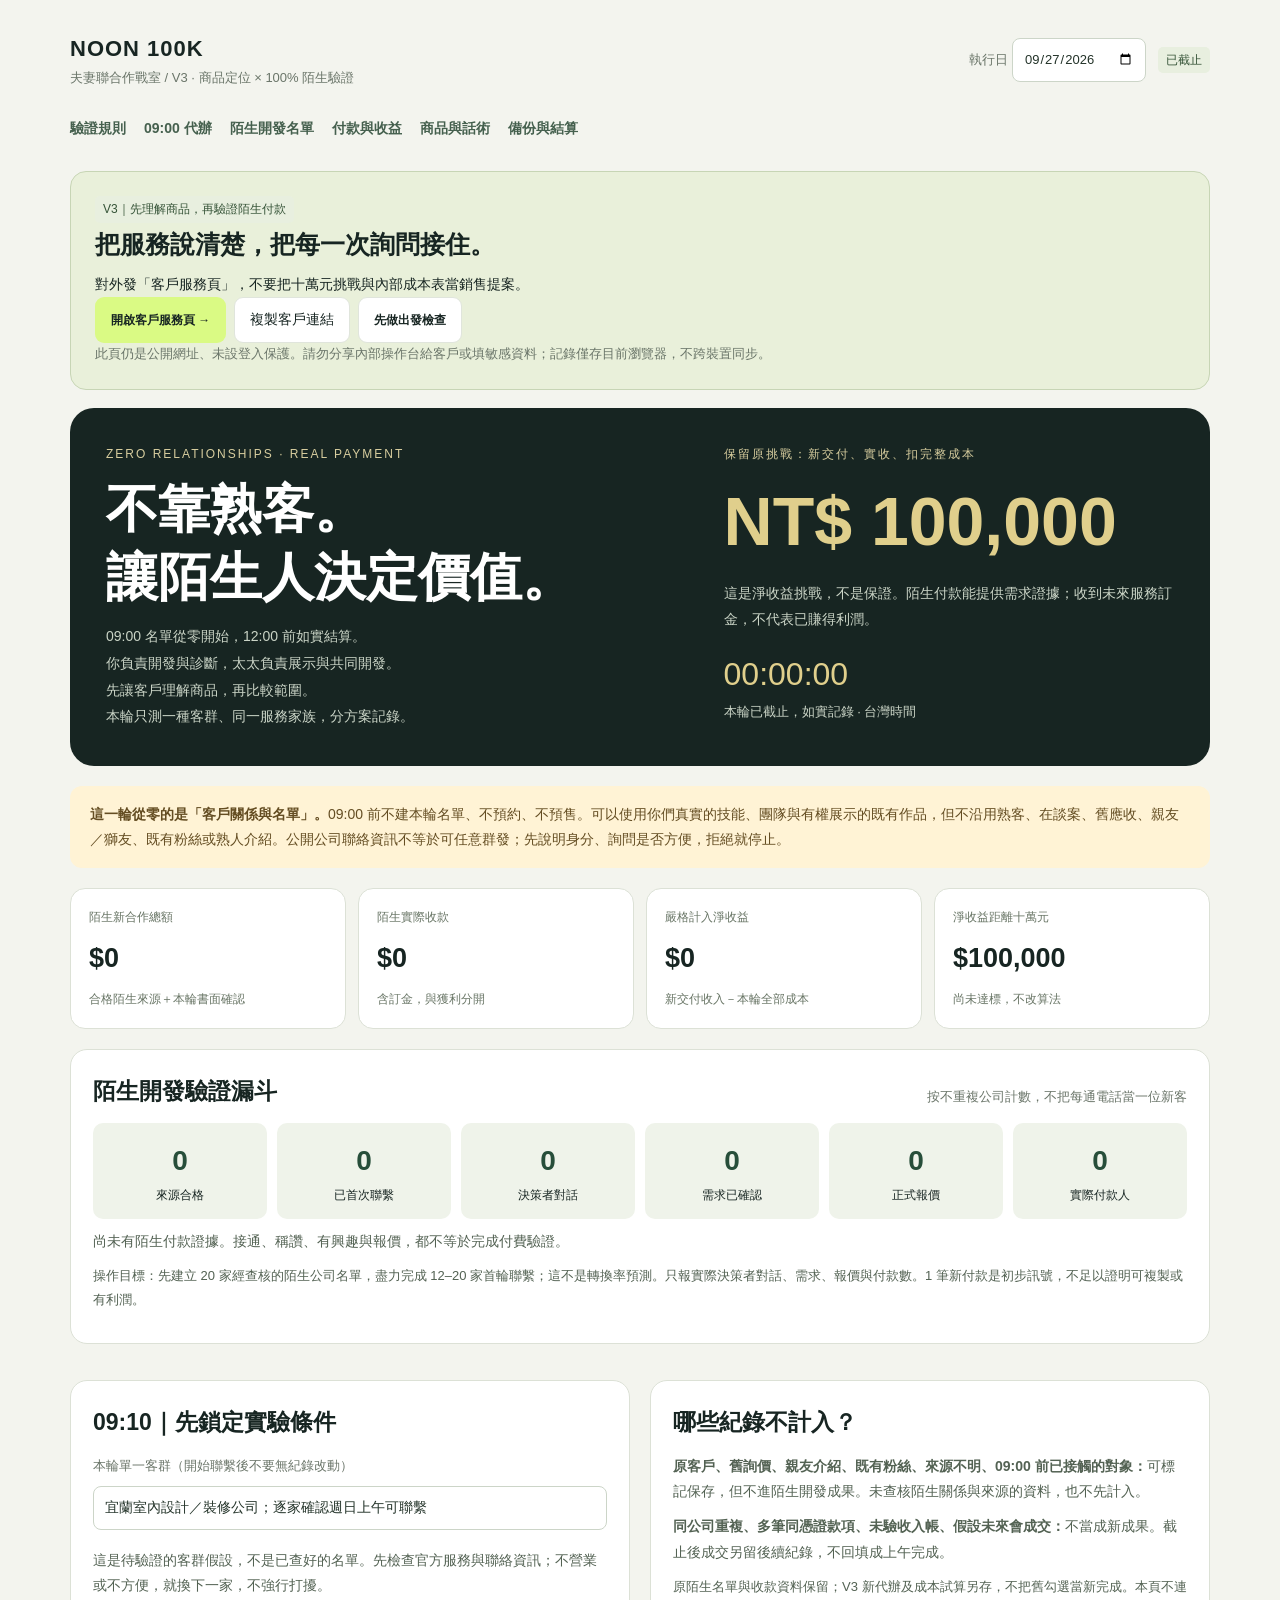
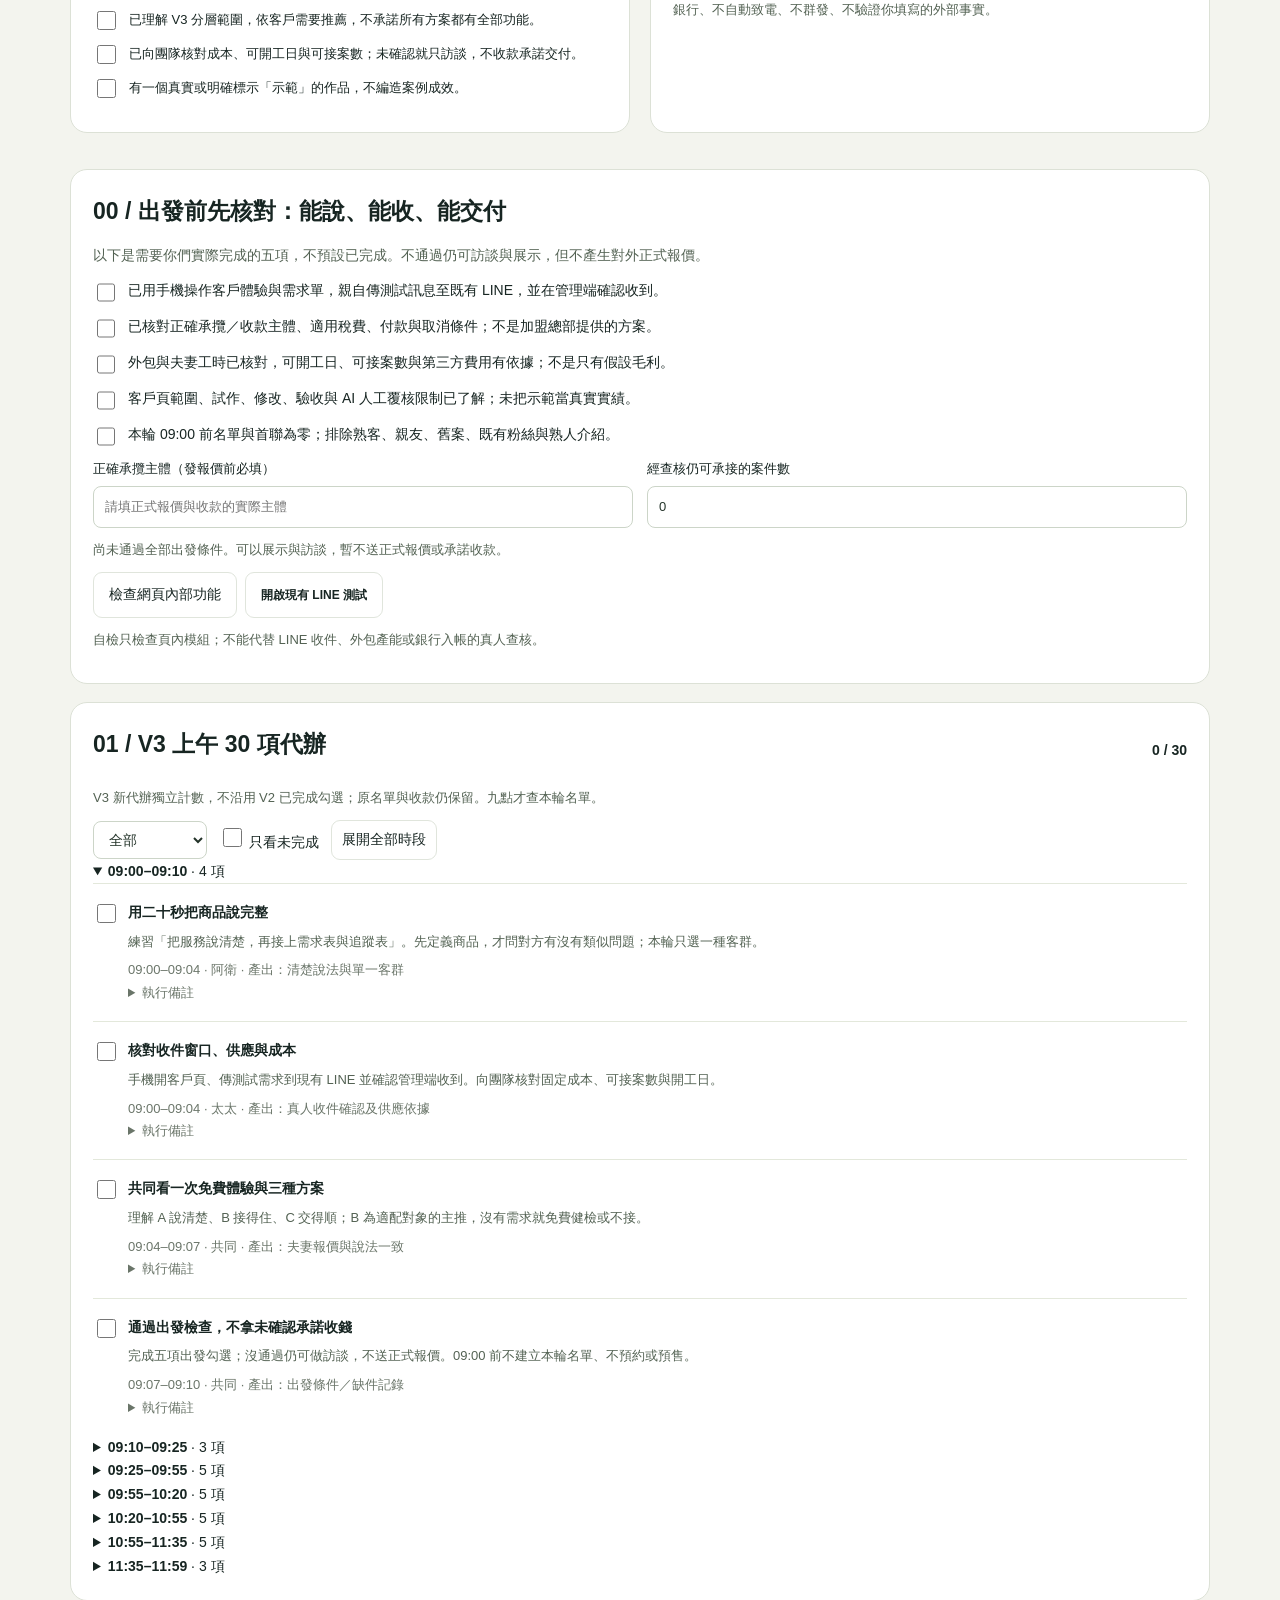
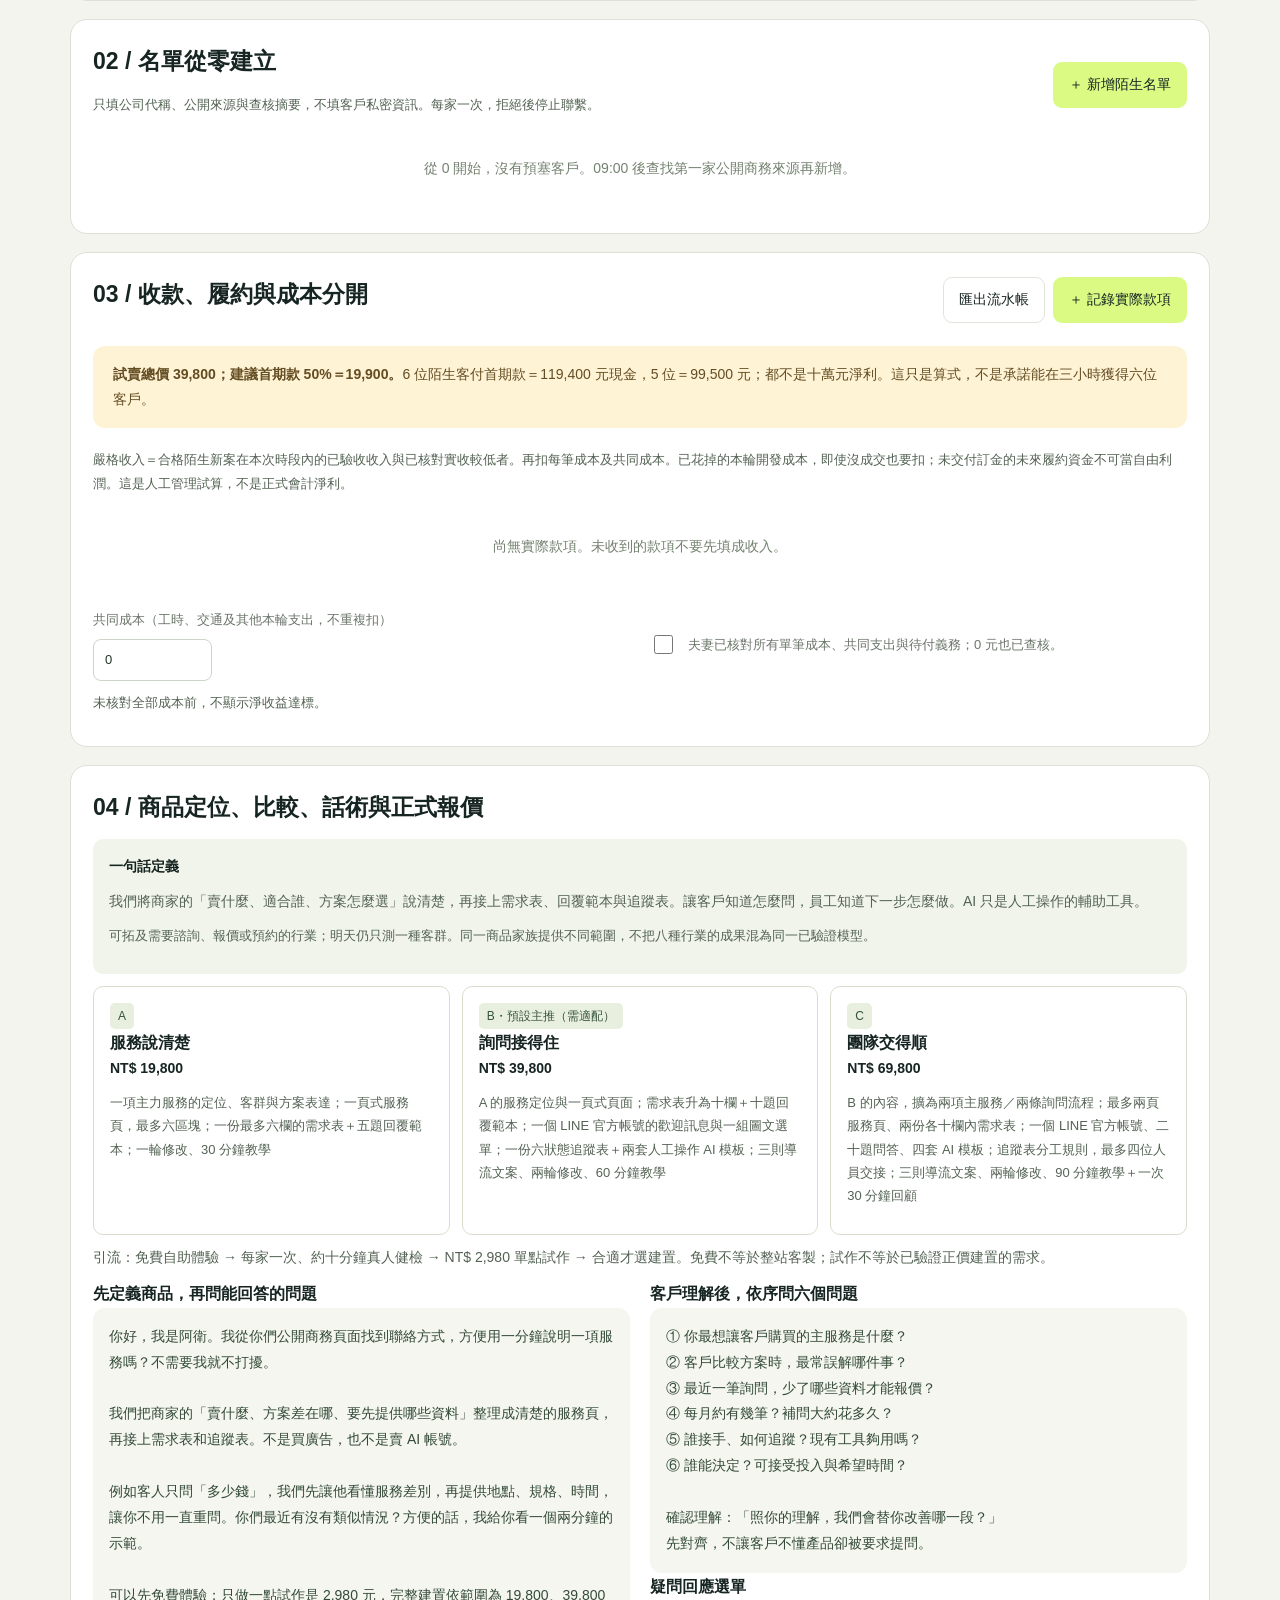
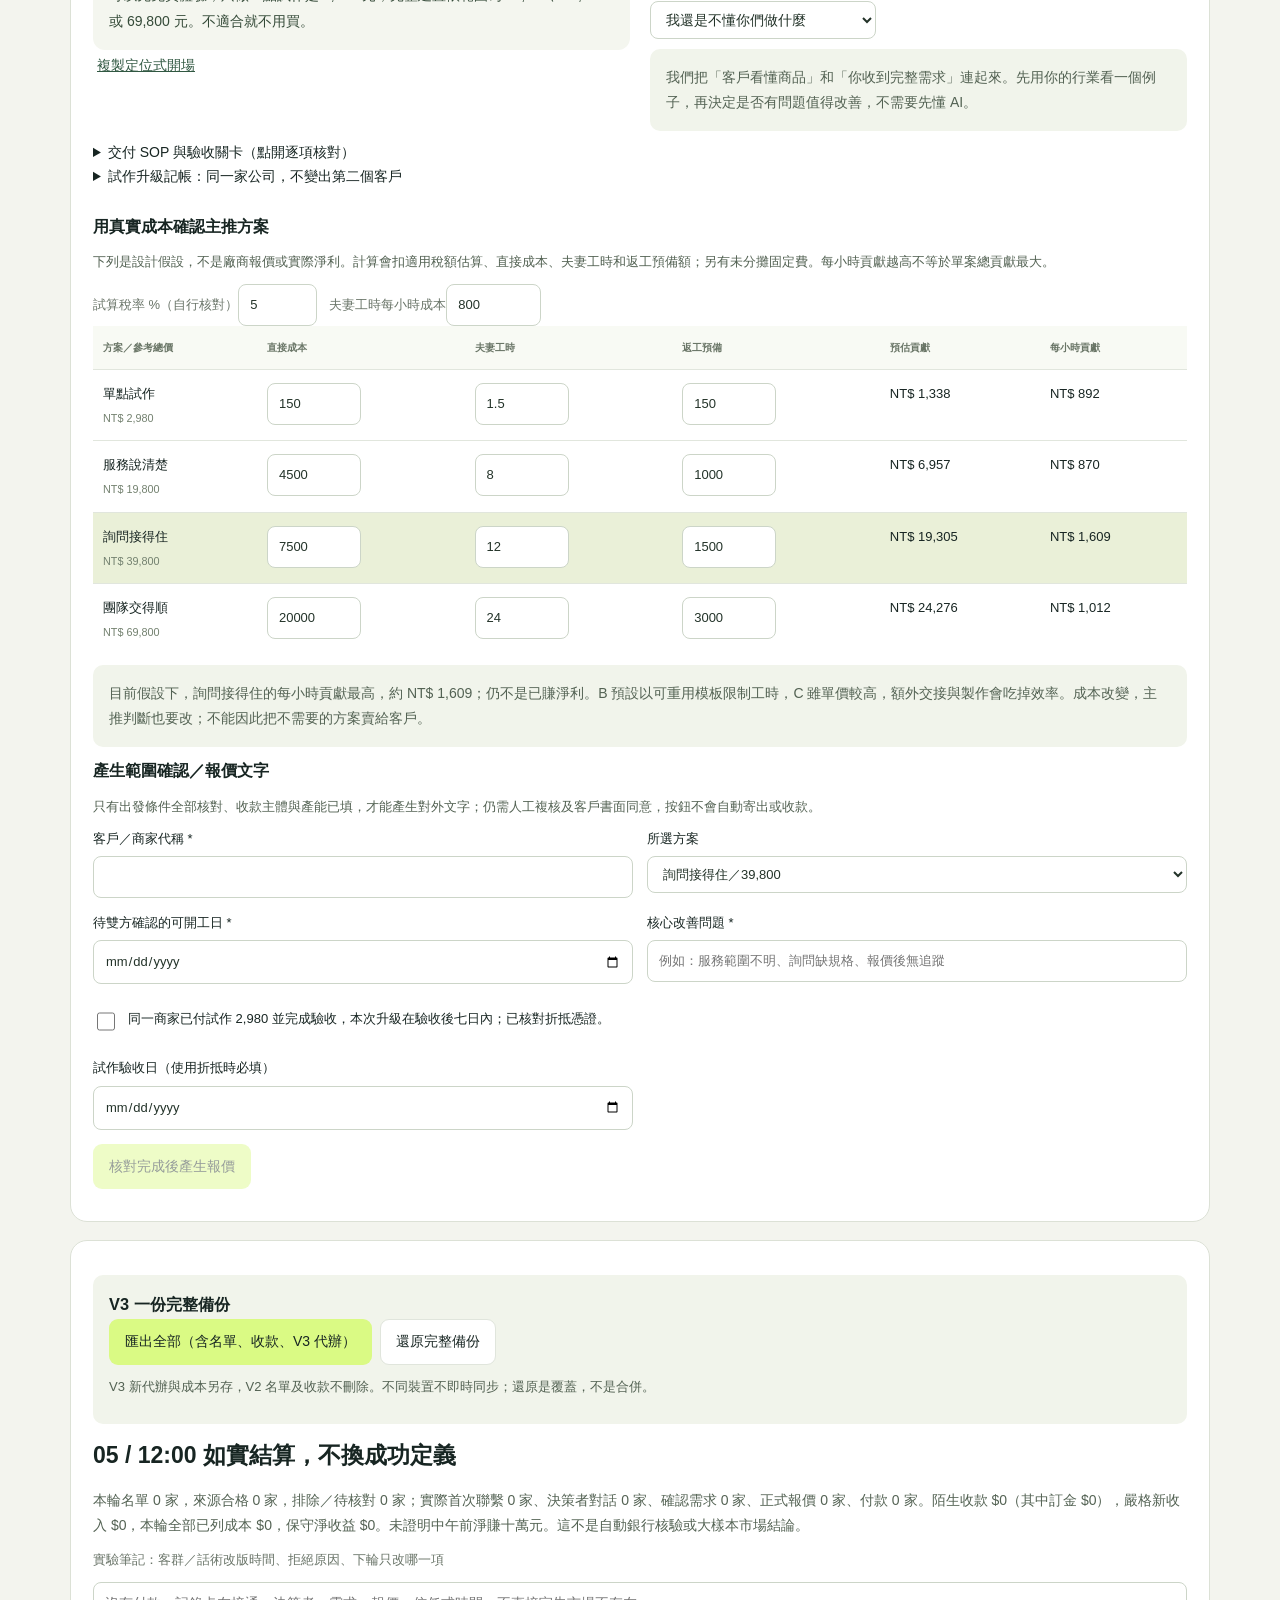
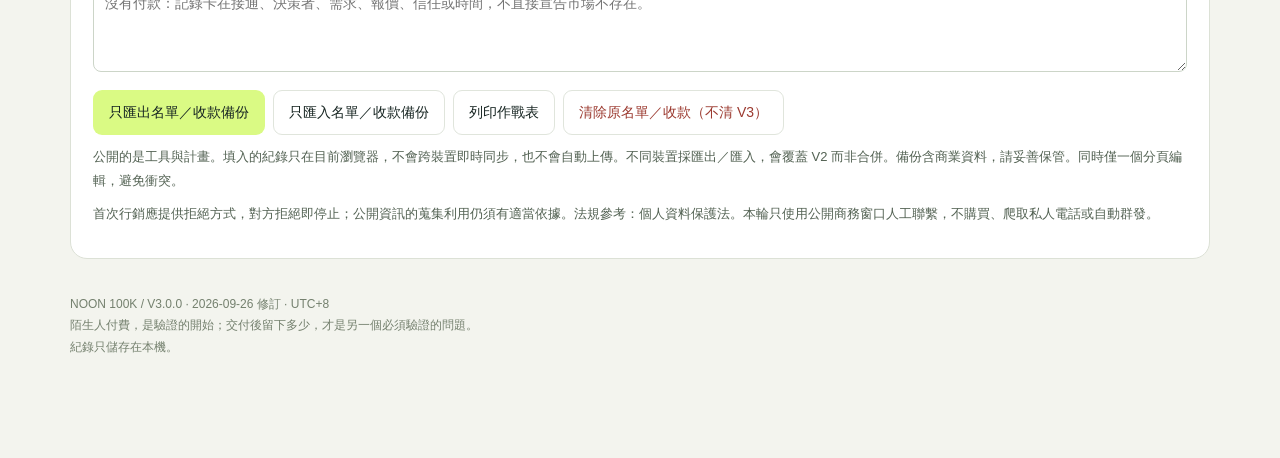
<file: noon100k/index.html>
<!DOCTYPE html>
<html lang="zh-Hant">
<head>
<meta charset="UTF-8"><meta name="viewport" content="width=device-width, initial-scale=1"><meta name="robots" content="noindex,nofollow"><meta name="theme-color" content="#172522">
<title>NOON 100K｜從零陌生開發・商品定位與交付 V3</title>
<meta name="description" content="09:00 從零建立陌生名單，12:00 如實結算。排除熟客、舊案、既有粉絲與熟人介紹；分開追蹤陌生付款、訂金與已交付淨收益。">
<link rel="stylesheet" href="./app.css">
<style>
.cold-wrap{max-width:1200px;margin:auto;padding:30px 30px 100px}.cold-head{display:flex;align-items:center;justify-content:space-between;gap:20px;margin-bottom:28px}.cold-head strong{font-size:22px;letter-spacing:1px}.cold-nav{display:flex;gap:18px;flex-wrap:wrap;margin:20px 0 30px}.cold-nav a{color:#45604e;font-weight:700;text-decoration:none}.cold-hero{padding:36px;border-radius:24px;background:#172522;color:#fff;display:grid;grid-template-columns:1.3fr 1fr;gap:32px}.cold-hero h1{color:white;font-size:clamp(30px,5vw,52px);line-height:1.3;margin:12px 0}.cold-hero p{color:#cbd5c7;line-height:1.9}.cold-goal{font-size:clamp(38px,6vw,68px);font-weight:700;color:#e0cf8c;font-variant-numeric:tabular-nums}.cold-kicker{font-size:12px;letter-spacing:2px;color:#d8ce9f}.cold-panel{padding:22px;border:1px solid #dce1d6;border-radius:17px;background:#fff;margin:18px 0}.cold-panel h2{font-size:23px;margin:0 0 12px}.cold-panel p,.cold-panel li{line-height:1.8;color:#536253}.cold-panel p{margin:10px 0}.cold-small{font-size:13px;color:#6a7569;line-height:1.7}.cold-warning{padding:16px 20px;border-radius:12px;background:#fff3d5;color:#644d22;line-height:1.8;margin:20px 0}.cold-cards{display:grid;grid-template-columns:repeat(4,1fr);gap:12px;margin:20px 0}.cold-stat{background:#fff;border:1px solid #dce1d6;padding:18px;border-radius:15px}.cold-stat span,.cold-stat small{display:block;color:#687565;font-size:12px}.cold-stat strong{display:block;margin:8px 0;font-size:27px;font-variant-numeric:tabular-nums}.cold-funnel{display:grid;grid-template-columns:repeat(6,1fr);gap:10px}.cold-funnel div{background:#eff3ea;border-radius:10px;padding:14px;text-align:center;font-size:12px}.cold-funnel strong{display:block;font-size:28px;color:#274e3a}.cold-grid{display:grid;grid-template-columns:1fr 1fr;gap:20px}.cold-row{display:flex;gap:12px;align-items:center;flex-wrap:wrap}.cold-row.between{justify-content:space-between}.cold-wrap input,.cold-wrap select,.cold-wrap textarea,dialog input,dialog select,dialog textarea{font:inherit;padding:9px 11px;border:1px solid #ccd5c8;border-radius:8px;background:#fff;color:#233329;max-width:100%}.cold-wrap input[type=checkbox],dialog input[type=checkbox]{width:19px;height:19px;padding:0;accent-color:#355e42;flex-shrink:0}.cold-wrap button,dialog button{font:inherit;cursor:pointer}.cold-wrap .btn,dialog .btn{min-height:40px}.cold-table{width:100%;border-collapse:collapse;font-size:13px}.cold-table th,.cold-table td{padding:13px 10px;text-align:left;border-bottom:1px solid #e1e6dd;vertical-align:top}.cold-table th{color:#697566;white-space:nowrap}.cold-table small{display:block;margin-top:5px;line-height:1.6;color:#73816f}.scroll-x{overflow-x:auto}.cold-empty{text-align:center;padding:30px;color:#73816f}.cold-badge{display:inline-block;padding:3px 8px;border-radius:5px;background:#e8efdf;color:#355337;font-size:12px}.cold-badge.warn{background:#ffedce;color:#785923}.cold-muted{color:#788273}.cold-link{background:transparent;border:0;color:#315842;text-decoration:underline;padding:4px}.cold-danger{color:#9b392f}.cold-phase{margin:14px 0;border:1px solid #dce1d6;border-radius:14px;background:white}.cold-phase summary{cursor:pointer;padding:17px;display:flex;gap:15px;align-items:center;font-weight:700}.cold-phase summary small{font-weight:400;color:#687565}.cold-task{display:grid;grid-template-columns:24px 1fr;gap:12px;border-top:1px solid #edf0e8;padding:16px 18px}.cold-task.done .cold-task-title{text-decoration:line-through;color:#7a8478}.cold-task p{font-size:13px;line-height:1.75;margin:6px 0;color:#5e6b5b}.cold-task textarea{width:100%;margin-top:7px;min-height:48px;resize:vertical}.cold-task summary{font-size:12px;padding:4px 0;color:#708065}.cold-actions{display:flex;gap:8px;flex-wrap:wrap}dialog.cold-dialog{position:fixed;inset:0;box-sizing:border-box;width:min(720px,95vw);max-height:90vh;margin:auto;padding:25px;border:0;border-radius:18px;overflow:auto;color:#203026;background:#fff}dialog::backdrop{background:#14211bbb;backdrop-filter:blur(3px)}.cold-form{display:grid;grid-template-columns:1fr 1fr;gap:15px}.cold-form label{font-size:13px;display:flex;flex-direction:column;gap:6px}.cold-form label.check{flex-direction:row;align-items:flex-start;line-height:1.6}.cold-form .full{grid-column:1/-1}.cold-form input,.cold-form select,.cold-form textarea{width:100%;box-sizing:border-box}.cold-form label.check input{width:19px}.cold-form .help{font-size:12px;color:#75816d;line-height:1.6}.cold-form textarea{min-height:70px}.cold-toast{position:fixed;bottom:22px;left:50%;transform:translateX(-50%);max-width:90%;background:#172522;color:white;padding:13px 22px;border-radius:12px;z-index:1000;box-shadow:0 5px 25px #0002}.cold-wrap section{scroll-margin-top:15px}.cold-checks label{display:flex;gap:10px;align-items:flex-start;font-size:13px;line-height:1.8;margin:9px 0}.cold-clock{font-size:32px;color:#e0cf8c;margin-top:14px}.cold-pre{white-space:pre-wrap;font:inherit;font-size:14px;line-height:1.85;background:#f4f6ef;border-radius:12px;padding:16px;color:#344a38}.cold-foot{margin-top:35px;font-size:12px;color:#74806e;line-height:1.8}@media(max-width:740px){.cold-wrap{padding:18px 15px 75px}.cold-head{align-items:flex-start}.cold-head strong{font-size:18px}.cold-head .cold-row{justify-content:flex-end}.cold-hero{grid-template-columns:1fr;padding:25px;gap:12px}.cold-cards{grid-template-columns:1fr 1fr}.cold-funnel{grid-template-columns:repeat(3,1fr)}.cold-grid{grid-template-columns:1fr;gap:0}.cold-form{grid-template-columns:1fr}.cold-form .full{grid-column:auto}.cold-phase summary{flex-wrap:wrap;gap:5px 12px}.cold-panel{padding:18px}.cold-nav{gap:12px;font-size:13px}.cold-stat strong{font-size:24px}}@media print{.cold-nav,.cold-actions,button,dialog,.cold-toast,.no-print{display:none!important}.cold-wrap{padding:0}.cold-hero{background:#fff!important;color:#000!important;border:1px solid #999}.cold-hero h1,.cold-hero p,.cold-goal{color:#000!important}.cold-panel,.cold-phase{break-inside:avoid}.cold-cards,.cold-funnel{display:flex;flex-wrap:wrap}.cold-stat{flex:1}.cold-task textarea{border:0}body{background:#fff!important}}
</style></head>
<body><div class="cold-wrap">
<header class="cold-head"><div><strong>NOON 100K</strong><div class="cold-small">夫妻聯合作戰室 / V3 · 商品定位 × 100% 陌生驗證</div></div><div class="cold-row"><label class="cold-small">執行日 <input id="missionDate" type="date" value="2026-09-27" aria-label="執行日期"></label><span class="cold-badge" id="runStatus">待開始</span></div></header>
<nav class="cold-nav"><a href="#overview">驗證規則</a><a href="#tasks">09:00 代辦</a><a href="#leads">陌生開發名單</a><a href="#money">付款與收益</a><a href="#offer">商品與話術</a><a href="#backup">備份與結算</a></nav>
<section id="overview"><div class="cold-hero"><div><div class="cold-kicker">ZERO RELATIONSHIPS · REAL PAYMENT</div><h1>不靠熟客。<br>讓陌生人決定價值。</h1><p>09:00 名單從零開始，12:00 前如實結算。<br>你負責開發與診斷，太太負責展示與共同開發。<br>先讓客戶理解商品，再比較範圍。<br>本輪只測一種客群、同一服務家族，分方案記錄。</p></div><div><div class="cold-kicker">保留原挑戰：新交付、實收、扣完整成本</div><div class="cold-goal">NT$ 100,000</div><p>這是淨收益挑戰，不是保證。陌生付款能提供需求證據；收到未來服務訂金，不代表已賺得利潤。</p><div class="cold-clock" id="clock">--:--:--</div><div class="cold-small" style="color:#cbd5c7" id="clockNote">09:00–11:59:59 / 台灣時間</div></div></div>
<div class="cold-warning"><strong>這一輪從零的是「客戶關係與名單」。</strong>09:00 前不建本輪名單、不預約、不預售。可以使用你們真實的技能、團隊與有權展示的既有作品，但不沿用熟客、在談案、舊應收、親友／獅友、既有粉絲或熟人介紹。公開公司聯絡資訊不等於可任意群發；先說明身分、詢問是否方便，拒絕就停止。</div>
<div class="cold-cards"><div class="cold-stat"><span>陌生新合作總額</span><strong id="signedTotal">$0</strong><small>合格陌生來源＋本輪書面確認</small></div><div class="cold-stat"><span>陌生實際收款</span><strong id="cashTotal">$0</strong><small>含訂金，與獲利分開</small></div><div class="cold-stat"><span>嚴格計入淨收益</span><strong id="netTotal">$0</strong><small>新交付收入－本輪全部成本</small></div><div class="cold-stat"><span>淨收益距離十萬元</span><strong id="gapTotal">$100,000</strong><small id="goalStatus">尚未達標，不改算法</small></div></div>
<article class="cold-panel"><div class="cold-row between"><h2>陌生開發驗證漏斗</h2><span class="cold-small">按不重複公司計數，不把每通電話當一位新客</span></div><div class="cold-funnel" id="funnel"></div><p id="finding">尚無證據。接通、稱讚、有興趣，都不是付款驗證。</p><p class="cold-small">操作目標：先建立 20 家經查核的陌生公司名單，盡力完成 12–20 家首輪聯繫；這不是轉換率預測。只報實際決策者對話、需求、報價與付款數。1 筆新付款是初步訊號，不足以證明可複製或有利潤。</p></article>
<div class="cold-grid"><article class="cold-panel"><h2>09:10｜先鎖定實驗條件</h2><label class="cold-small" for="cohort">本輪單一客群（開始聯繫後不要無紀錄改動）</label><input id="cohort" style="width:100%;margin:8px 0" maxlength="100" value="宜蘭室內設計／裝修公司；逐家確認週日上午可聯繫"><p>這是待驗證的客群假設，不是已查好的名單。先檢查官方服務與聯絡資訊；不營業或不方便，就換下一家，不強行打擾。</p><div class="cold-checks"><label><input type="checkbox" data-ready="scope">已理解 V3 分層範圍，依客戶需要推薦，不承諾所有方案都有全部功能。</label><label><input type="checkbox" data-ready="supply">已向團隊核對成本、可開工日與可接案數；未確認就只訪談，不收款承諾交付。</label><label><input type="checkbox" data-ready="demo">有一個真實或明確標示「示範」的作品，不編造案例成效。</label></div></article><article class="cold-panel"><h2>哪些紀錄不計入？</h2><p><strong>原客戶、舊詢價、親友介紹、既有粉絲、來源不明、09:00 前已接觸的對象：</strong>可標記保存，但不進陌生開發成果。未查核陌生關係與來源的資料，也不先計入。</p><p><strong>同公司重複、多筆同憑證款項、未驗收入帳、假設未來會成交：</strong>不當成新成果。截止後成交另留後續紀錄，不回填成上午完成。</p><p class="cold-small">原陌生名單與收款資料保留；V3 新代辦及成本試算另存，不把舊勾選當新完成。本頁不連銀行、不自動致電、不群發、不驗證你填寫的外部事實。</p></article></div></section>
<section id="tasks" class="cold-panel"><div class="cold-row between"><h2>01 / 從 09:00 開始的代辦</h2><strong id="taskProgress">0 / 30</strong></div><div class="cold-row no-print"><select id="ownerFilter" aria-label="負責人篩選"><option value="all">全部分工</option><option value="wei">阿衛＋共同</option><option value="wife">太太＋共同</option><option value="both">只看共同</option></select><label class="cold-small"><input id="unfinished" type="checkbox"> 只看未完成</label><button id="togglePhases" class="btn btn-light btn-small">收合時段</button></div><div id="taskList"></div></section>
<section id="leads" class="cold-panel"><div class="cold-row between"><div><h2>02 / 名單從零建立</h2><p class="cold-small">只填公司代稱、公開來源與查核摘要，不填客戶私密資訊。每家一次，拒絕後停止聯繫。</p></div><button id="newLead" class="btn btn-primary">＋ 新增陌生名單</button></div><div class="scroll-x" id="leadList"></div></section>
<section id="money" class="cold-panel"><div class="cold-row between"><h2>03 / 收款、履約與成本分開</h2><div class="cold-actions"><button id="exportCSV" class="btn btn-light">匯出流水帳</button><button id="newReceipt" class="btn btn-primary">＋ 記錄實際款項</button></div></div><div class="cold-warning"><strong>試賣總價 39,800；建議首期款 50%＝19,900。</strong>6 位陌生客付首期款＝119,400 元現金，5 位＝99,500 元；都不是十萬元淨利。這只是算式，不是承諾能在三小時獲得六位客戶。</div><p class="cold-small">嚴格收入＝合格陌生新案在本次時段內的已驗收收入與已核對實收較低者。再扣每筆成本及共同成本。已花掉的本輪開發成本，即使沒成交也要扣；未交付訂金的未來履約資金不可當自由利潤。這是人工管理試算，不是正式會計淨利。</p><div class="scroll-x" id="receiptList"></div><div class="cold-grid" style="margin-top:20px"><label class="cold-small">共同成本（工時、交通及其他本輪支出，不重複扣）<br><input id="sharedCost" type="number" min="0" max="100000000" step="1" value="0" style="margin-top:8px"></label><label class="cold-small cold-row"><input id="sharedChecked" type="checkbox"> 夫妻已核對所有單筆成本、共同支出與待付義務；0 元也已查核。</label></div><p class="cold-small" id="costHint">未核對全部成本前，不顯示淨收益達標。</p></section>
<section id="offer" class="cold-panel"><h2>04 / 只賣一個可交付的方案</h2><div class="cold-grid"><div><span class="cold-badge">試賣價，市場尚未驗證</span><h3 style="font-size:23px;margin:15px 0">商家詢問與接單流程改造</h3><div class="cold-goal" style="font-size:40px;color:#35543b">$39,800</div><p>限定一家商家、一項主力服務、一條接單流程。解決「有人詢問，但需求蒐集、報價與追蹤散亂」，不是承諾憑空帶來流量。</p><p>訪談與流程圖、一頁服務頁（最多六區塊）、LINE 基礎接待與最多十題問答、需求／追蹤表、兩套人工確認的 AI 模板、三則導向內容、一次教學、兩輪約定範圍內修改。</p><p class="cold-small">不含完整品牌重塑、四支影片、廣告費、KOC、客製 API、全天候自動成交與無限修改。網域／主機／付費工具另列，稅費口徑、驗收、取消方式與開工日寫入約定。十四天只作排程討論起點，先經團隊確認。</p><p class="cold-small">本輪不混入婚禮畫師、房仲成交或便當舊客。那些能力仍可保留，但另開獨立陌生驗證，不把不同商品的成果混為同一模型。</p></div><div><h3>陌生開場 / 先徵求一分鐘</h3><div class="cold-pre" id="script1">你好，我是阿衛，提供商家接單流程整理服務。我從你們公開的公司頁面找到這個商務聯絡方式；方便用一分鐘確認是否有需要嗎？不方便或不需要，我就不再打擾。

你們現在比較卡在「詢問太少」，還是「有人問，但整理需求、報價和追蹤很花時間」？我們主要處理後者。完整試行方案 39,800 元；有這個困擾，再約十到十五分鐘看一個示範，沒有就不硬推。</div><button class="cold-link" data-copy="script1">複製陌生開場</button><h3>真實報價 / 不拿挑戰施壓</h3><div class="cold-pre" id="script2">依你剛剛說的問題，我建議先處理＿＿。這份方案總價 39,800 元，範圍、驗收及費用口徑在書面約定內。確認開工排程後，首期款 19,900 元；餘款依約定驗收支付。

你目前還沒確定的是範圍、預算、交期，還是對交付能力有疑問？我先補清楚，再由你決定。沒有合適的需求就不用合作。</div><button class="cold-link" data-copy="script2">複製報價話術</button></div></div></section>
<section id="backup" class="cold-panel"><h2>05 / 12:00 如實結算，不換成功定義</h2><p id="summaryText">尚未有本輪紀錄。</p><label class="cold-small" for="learning">實驗筆記：客群／話術改版時間、拒絕原因、下輪只改哪一項</label><textarea id="learning" style="width:100%;min-height:90px;margin:10px 0" maxlength="4000" placeholder="沒有付款：記錄卡在接通、決策者、需求、報價、信任或時間，不直接宣告市場不存在。"></textarea><div class="cold-actions"><button id="exportBackup" class="btn btn-primary">只匯出名單／收款備份</button><button id="importBackup" class="btn btn-light">只匯入名單／收款備份</button><button id="printReport" class="btn btn-light">列印作戰表</button><button id="clearData" class="btn btn-light cold-danger">清除原名單／收款（不清 V3）</button></div><input id="backupFile" type="file" accept="application/json,.json" hidden><p class="cold-small">公開的是工具與計畫。填入的紀錄只在目前瀏覽器，不會跨裝置即時同步，也不會自動上傳。不同裝置採匯出／匯入，會覆蓋 V2 而非合併。備份含商業資料，請妥善保管。同時僅一個分頁編輯，避免衝突。</p><p class="cold-small">首次行銷應提供拒絕方式，對方拒絕即停止；公開資訊的蒐集利用仍須有適當依據。法規參考：<a href="https://law.moj.gov.tw/LawClass/LawAll.aspx?pcode=I0050021" target="_blank" rel="noopener noreferrer">個人資料保護法</a>。本輪只使用公開商務窗口人工聯繫，不購買、爬取私人電話或自動群發。</p></section>
<footer class="cold-foot">NOON 100K / V3.0.0 · 2026-09-26 修訂 · UTC+8<br>陌生人付費，是驗證的開始；交付後留下多少，才是另一個必須驗證的問題。<br><span id="storageStatus">紀錄只儲存在本機。</span></footer>
</div>
<dialog class="cold-dialog" id="leadDialog" aria-labelledby="leadTitle"><div class="cold-row between"><h2 id="leadTitle">新增陌生名單</h2><button class="cold-link" data-close="leadDialog">關閉</button></div><p class="cold-small">日期固定依執行日判斷。尚未發生的對話不要預填；關係不明先選待核對。</p><form id="leadForm" class="cold-form"><input name="id" type="hidden"><label>公司／工作室代稱 *<input name="name" required maxlength="100"></label><label>負責人<select name="owner"><option value="wei">阿衛</option><option value="wife">太太</option><option value="both">共同</option></select></label><label>與你們的既有關係<select name="relation"><option value="unknown">待核對（先不計入）</option><option value="cold">完全陌生</option><option value="customer">原客戶／舊案</option><option value="friend">親友／獅友／熟人</option><option value="referral">熟人介紹</option><option value="follower">既有粉絲／既有社群</option></select></label><label>公開商務來源<select name="channel"><option value="official">公司官網</option><option value="maps">公開商家頁</option><option value="social">公司公開社群</option><option value="visit">陌生到店（需填可核對公開頁）</option></select></label><label class="full">來源網址 *<input name="url" type="url" required maxlength="1000" placeholder="https://公司公開商務頁面"></label><label>本輪查得名單時間 *<input name="foundAt" type="datetime-local" step="1" required></label><label>首次實際聯繫時間<input name="touchAt" type="datetime-local" step="1"></label><label>與決策者直接對話時間<input name="decisionAt" type="datetime-local" step="1"></label><label>正式送出報價時間<input name="quoteAt" type="datetime-local" step="1"></label><label>書面合作確認時間<input name="signedAt" type="datetime-local" step="1"></label><label>本案報價／合作總額 NT$<input name="amount" type="number" min="0" max="100000000" step="1" value="39800" required></label><label class="check full"><input name="verified" type="checkbox"> 已查核：雙方此前無關係、不是熟人／既有社群導流，來源是對外商務管道，且本輪名單與聯繫從 09:00 才開始。</label><label class="check full"><input name="need" type="checkbox"> 已與決策者確認：有具體接單流程問題，並談過預算／採購方式；不是只說有興趣。</label><label class="check full"><input name="declined" type="checkbox"> 對方拒絕聯繫：停止後續行銷。既有真實事件仍保留，不再追蹤催單。</label><label class="full">觀察、拒絕原因／下一步與約定時間<textarea name="next" maxlength="1500" placeholder="記錄事實；不要寫未查證的『一定有需求』。"></textarea></label><div class="cold-actions full"><button type="submit" class="btn btn-primary">儲存名單</button><button type="button" class="btn btn-light" data-close="leadDialog">取消</button></div></form></dialog>
<dialog class="cold-dialog" id="receiptDialog" aria-labelledby="receiptTitle"><div class="cold-row between"><h2 id="receiptTitle">記錄實際款項</h2><button class="cold-link" data-close="receiptDialog">關閉</button></div><p class="cold-small">須連到已建的來源名單。先前已售、舊尾款或不合格來源都不算本輪新收益。同一案多期款總額不能重複超過合約。</p><form id="receiptForm" class="cold-form"><input name="id" type="hidden"><label class="full">對應公司 *<select name="leadId" required></select></label><label>款項性質<select name="kind"><option value="deposit">未來服務首款／訂金</option><option value="earned">本輪新完成交付收入</option><option value="excluded">舊款／其他排除項</option></select></label><label>不重複憑證代號 *<input name="ref" required maxlength="100" placeholder="自訂代號，勿填銀行密碼"></label><label>本筆實際入帳 NT$ *<input name="cash" type="number" min="0" max="100000000" step="1" required value="0"></label><label>本筆已交付驗收收入 NT$ *<input name="revenue" type="number" min="0" max="100000000" step="1" required value="0"></label><label>實際入帳時間<input name="paidAt" type="datetime-local" step="1"></label><label>實際完成交付驗收時間<input name="acceptedAt" type="datetime-local" step="1"></label><label class="full">本筆全部應扣成本 NT$（外包、材料、分潤、工時、稅費等；不與共同成本重複）<input name="cost" type="number" min="0" max="100000000" step="1" required value="0"></label><label class="full">憑證核對、交付範圍與成本摘要<textarea name="proof" maxlength="1500" placeholder="只填代稱摘要。保留原始證據於安全處，本頁不接銀行或上傳憑證。"></textarea></label><label class="check full"><input name="verified" type="checkbox"> 已查實帳戶入帳；不是口頭承諾、預計款項或僅待處理匯款截圖。</label><label class="check full"><input name="accepted" type="checkbox"> 本筆服務是首次聯繫後新交付、已驗收，非上午以前已賺得的舊款。</label><label class="check full"><input name="costChecked" type="checkbox"> 已核對本筆全部成本及待付義務；未交付案只列本輪已發生成本，不把未來履約資金當獲利。</label><div class="cold-actions full"><button type="submit" class="btn btn-primary">儲存款項</button><button type="button" class="btn btn-light" data-close="receiptDialog">取消</button></div></form></dialog>
<div id="toast" class="cold-toast" role="status" hidden></div><noscript>請允許 JavaScript，才能使用代辦、名單與收款紀錄。</noscript>
<script src="./cold-v2.js?v=2.0.0"></script>
<script src="./service-v3.js?v=3.0.0"></script>
<script src="./ops-v3.js?v=3.0.0"></script>
</body></html>
</file>
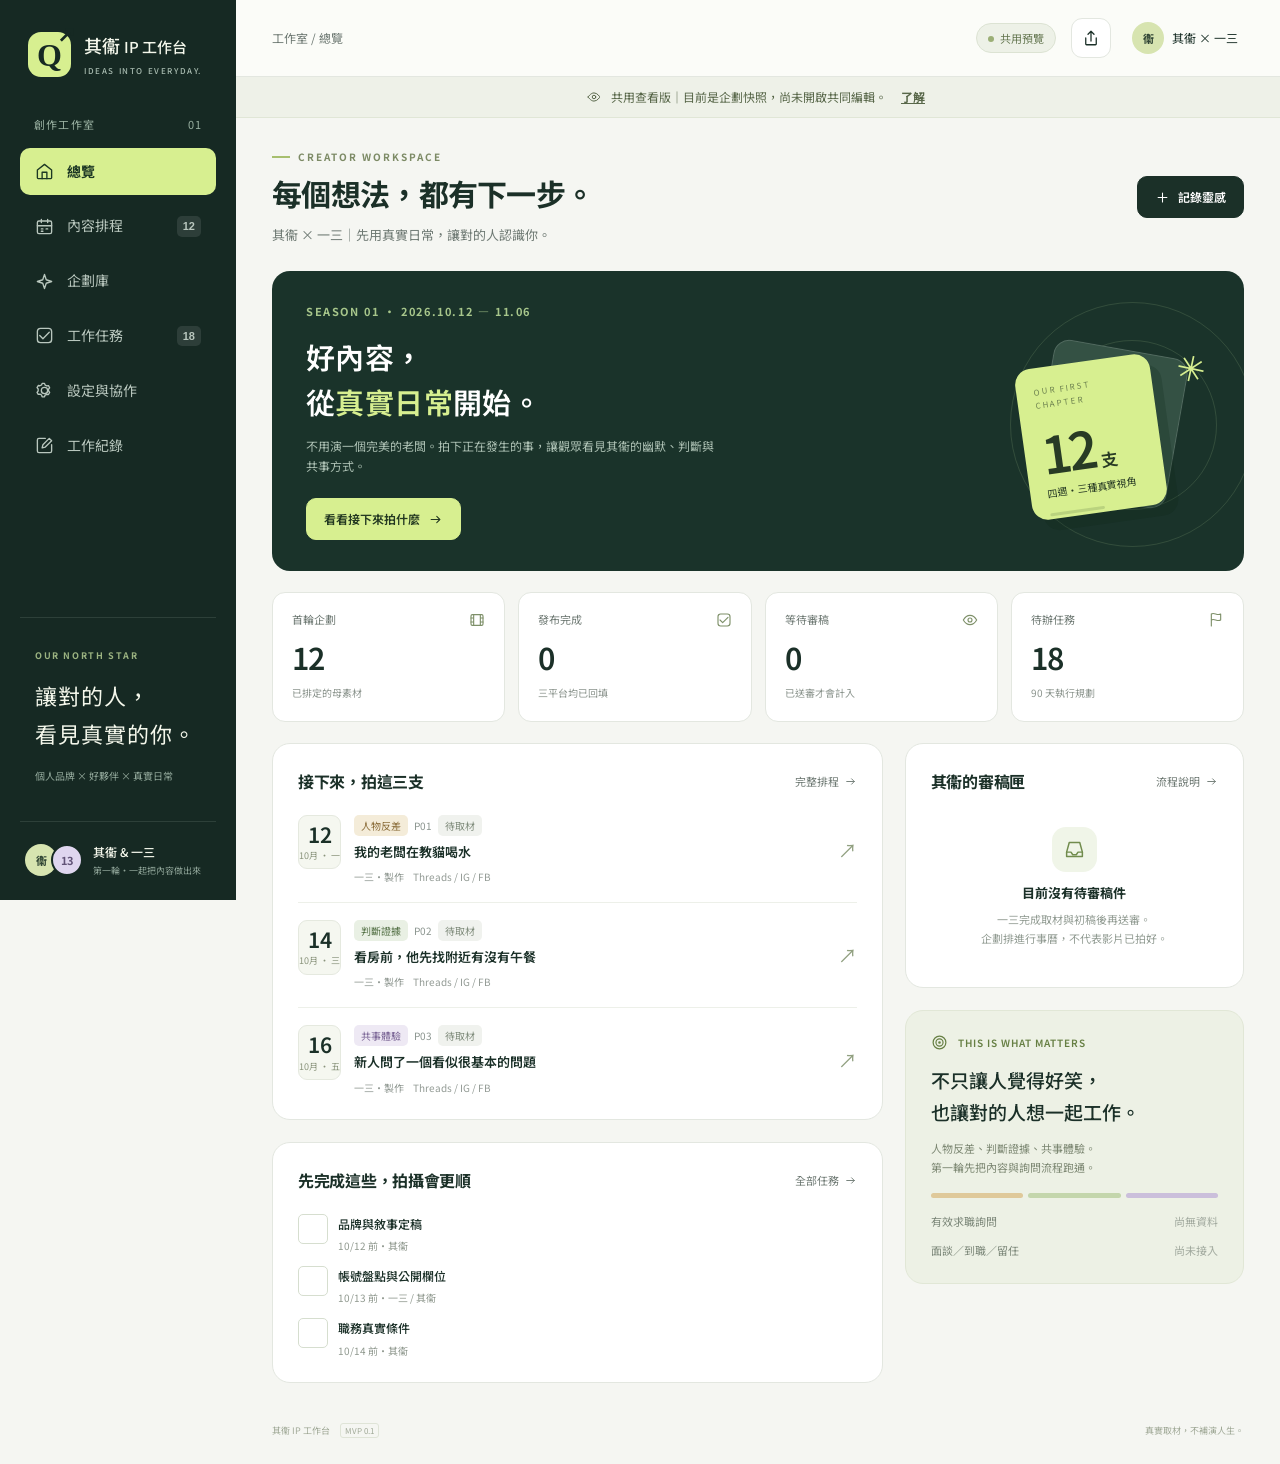
<file: qiwei-ip/index.html>
<!doctype html>
<html lang="zh-Hant">
<head>
<meta charset="utf-8"><meta name="viewport" content="width=device-width, initial-scale=1, viewport-fit=cover">
<meta name="theme-color" content="#162923"><meta name="robots" content="noindex,nofollow">
<meta name="description" content="其衞與一三的個人 IP 工作台。查看四週內容排程、取材企劃、審稿流程與執行任務。">
<meta name="apple-mobile-web-app-capable" content="yes"><meta name="apple-mobile-web-app-title" content="其衞 IP">
<title>其衞 IP 工作台 · 每個想法，都有下一步</title>
<link rel="icon" href="./icon.svg" type="image/svg+xml"><link rel="manifest" href="./manifest.webmanifest">
<link rel="stylesheet" href="./style.css?v=1">
<style>.settings-section h3>svg{width:18px;height:18px;vertical-align:-3px;margin-right:6px}.check-row .check{min-width:30px;min-height:30px;margin-top:0}@media(max-width:700px){.hero p{max-width:185px}}</style>
<script src="./seed.js?v=1" defer></script><script src="./app.js?v=1" defer></script>
</head>
<body>
<a class="skip" href="#main">跳到主要內容</a>
<aside class="sidebar" aria-label="主選單">
<a href="#overview" class="brand"><span class="brand-mark">Q<span>↗</span></span><span>其衞 <b>IP 工作台</b><small>IDEAS INTO EVERYDAY.</small></span></a>
<div class="side-label">創作工作室 <span>01</span></div>
<nav id="desktop-nav"></nav>
<div class="side-note"><span class="micro">OUR NORTH STAR</span><p>讓對的人，<br>看見真實的你。</p><small>個人品牌 × 好夥伴 × 真實日常</small></div>
<div class="side-team"><div class="avatar qi">衞</div><div class="avatar ys">13</div><div><strong>其衞 & 一三</strong><small>第一輪・一起把內容做出來</small></div></div>
</aside>
<div class="shell">
<header class="topbar"><a class="mobile-brand" href="#overview"><span class="brand-mark">Q<span>↗</span></span><strong>其衞 IP 工作台</strong></a><div class="breadcrumb" id="breadcrumb">工作室 / 總覽</div><div class="top-actions"><button class="status-pill" data-action="settings" id="mode-pill">共用預覽</button><button class="icon-button" data-action="share" aria-label="分享工作台網址" title="分享網址" id="share-button"></button><button class="user-pill" data-action="settings" aria-label="工作台設定"><span class="avatar qi">衞</span><span class="desktop-only">其衞 × 一三</span></button></div></header>
<div id="mode-banner" class="mode-banner" role="status"></div>
<main id="main" tabindex="-1"></main>
<footer class="page-footer"><span>其衞 IP 工作台 <b>MVP 0.1</b></span><span>真實取材，不補演人生。</span></footer>
</div>
<nav class="bottom-nav" id="bottom-nav" aria-label="手機主選單"></nav>
<dialog id="detail-dialog" aria-labelledby="detail-title"><div id="detail-content"></div></dialog>
<dialog id="note-dialog" aria-labelledby="note-title"><form id="note-form" class="note-form"><div class="dialog-heading"><h2 id="note-title">留下一個真實瞬間</h2><button type="button" class="icon-button" data-action="close-note" aria-label="關閉">×</button></div><p class="muted">發生了什麼？其衞怎麼判斷？下次可以拍什麼？</p><label>關聯內容<select name="contentId" id="note-content-id"></select></label><label>工作紀錄<textarea name="text" rows="6" maxlength="3000" placeholder="先記錄真實事件，不用現在就想好標題。" required></textarea></label><p class="tiny local-warning">此為本機試操作，不會傳給另一個人。請勿輸入客戶或求職者個資。</p><button type="submit" class="button primary full">儲存本機紀錄</button></form></dialog>
<div id="toast" class="toast" role="status" aria-live="polite"></div>
<noscript><div class="noscript">這個工作台需要啟用 JavaScript。請使用 Safari 或 Chrome 開啟。</div></noscript>
</body></html>
</file>
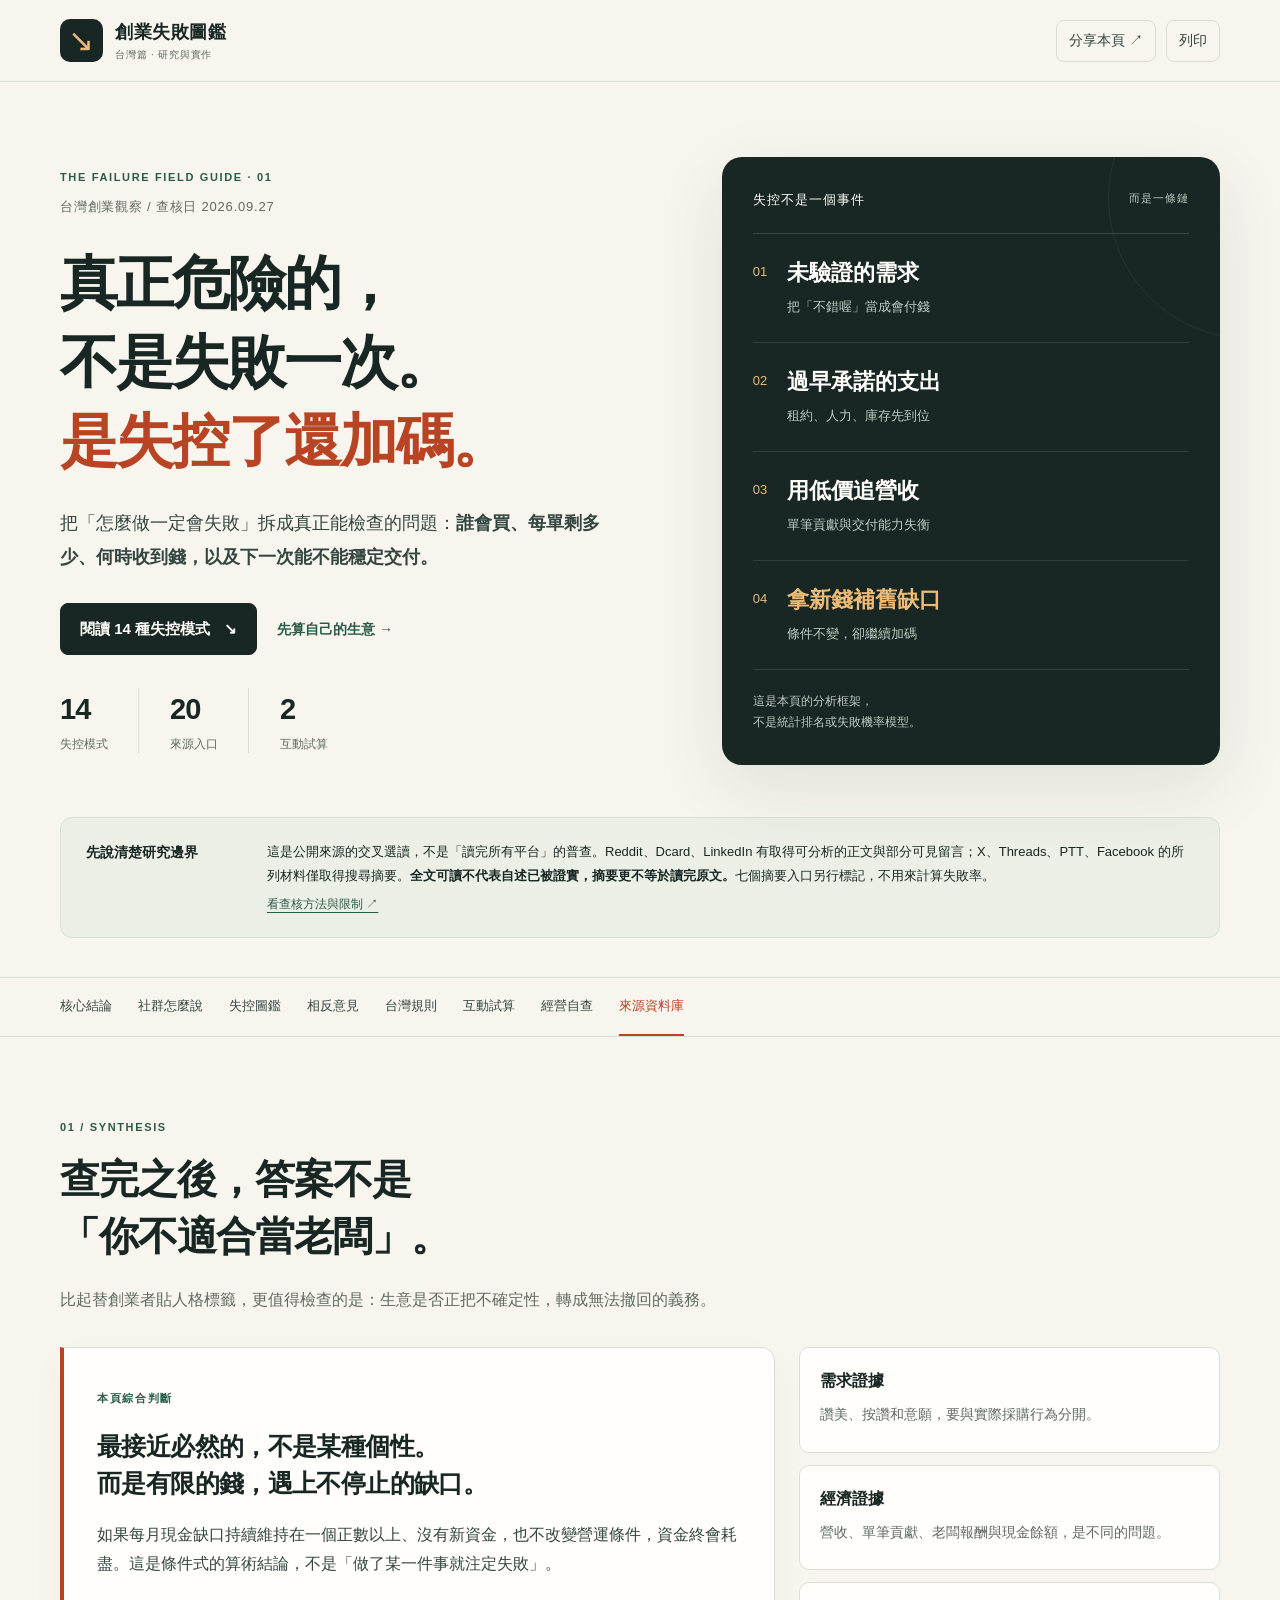
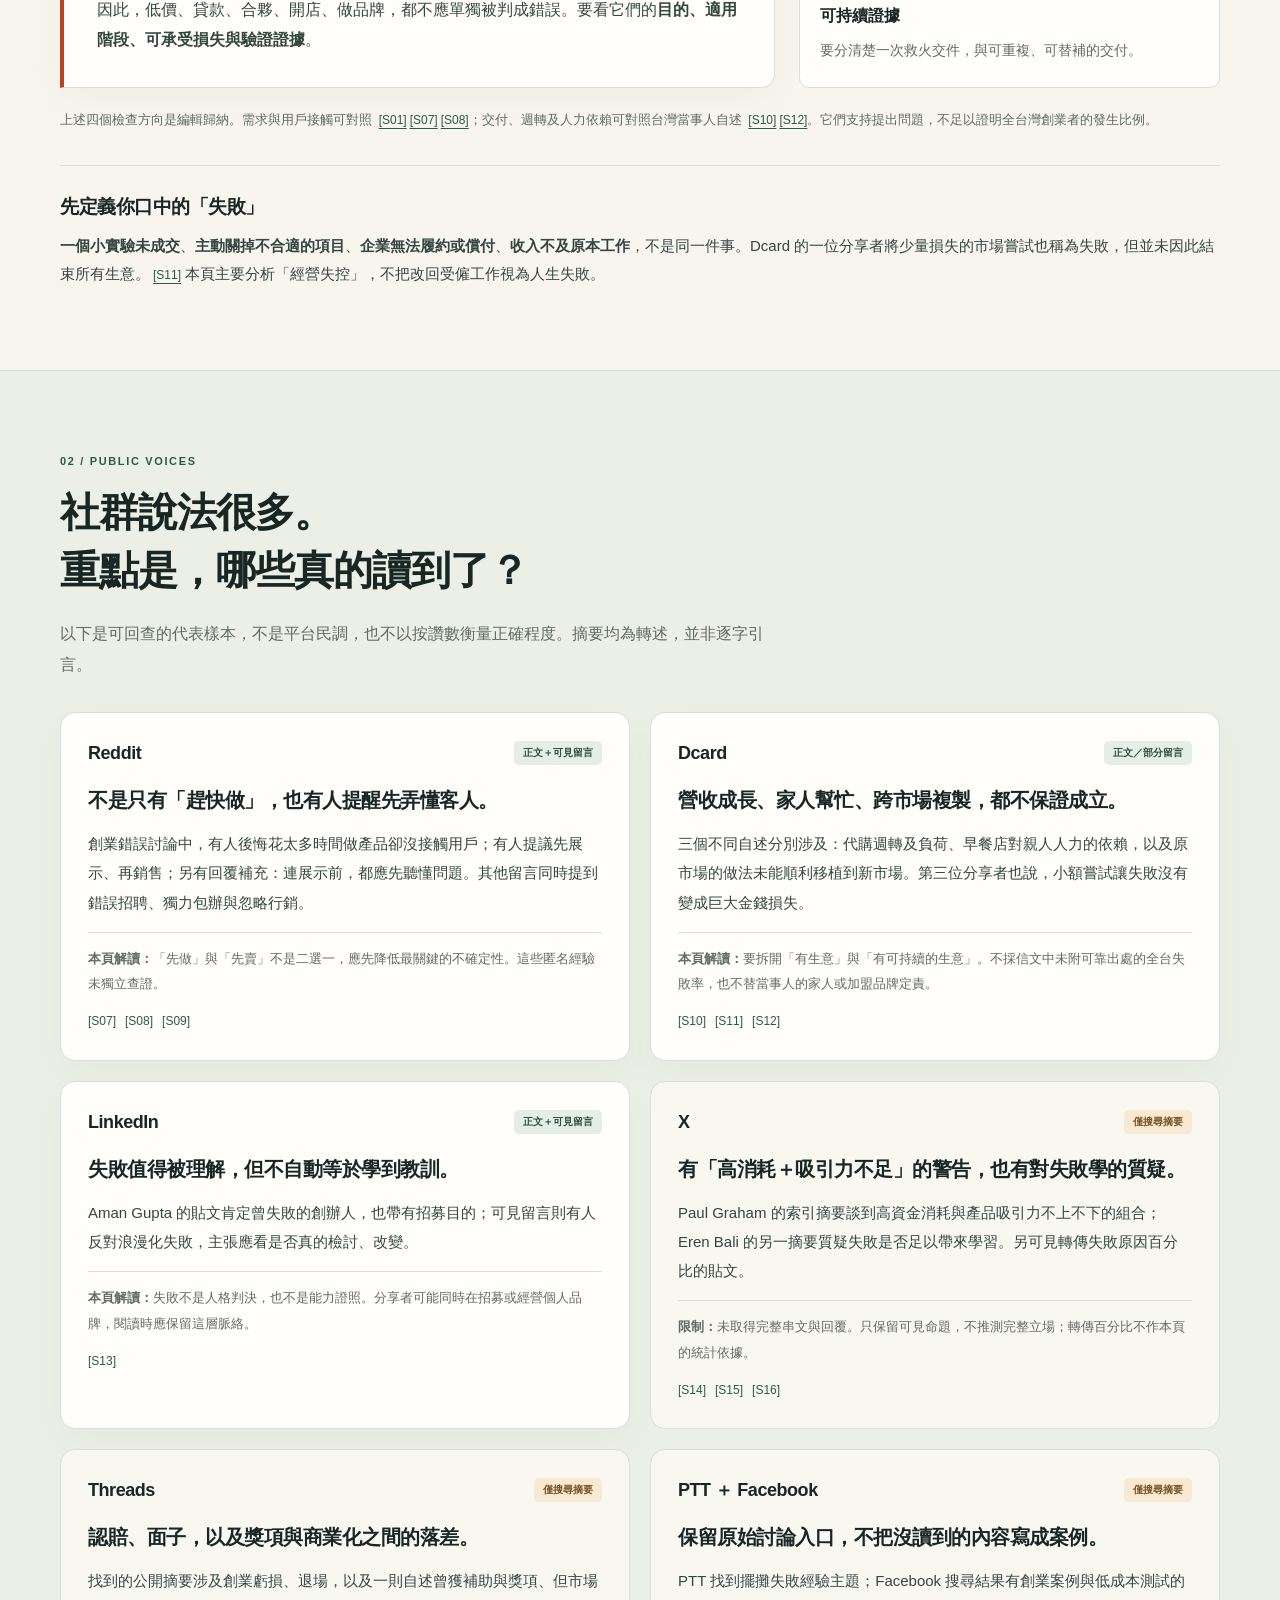
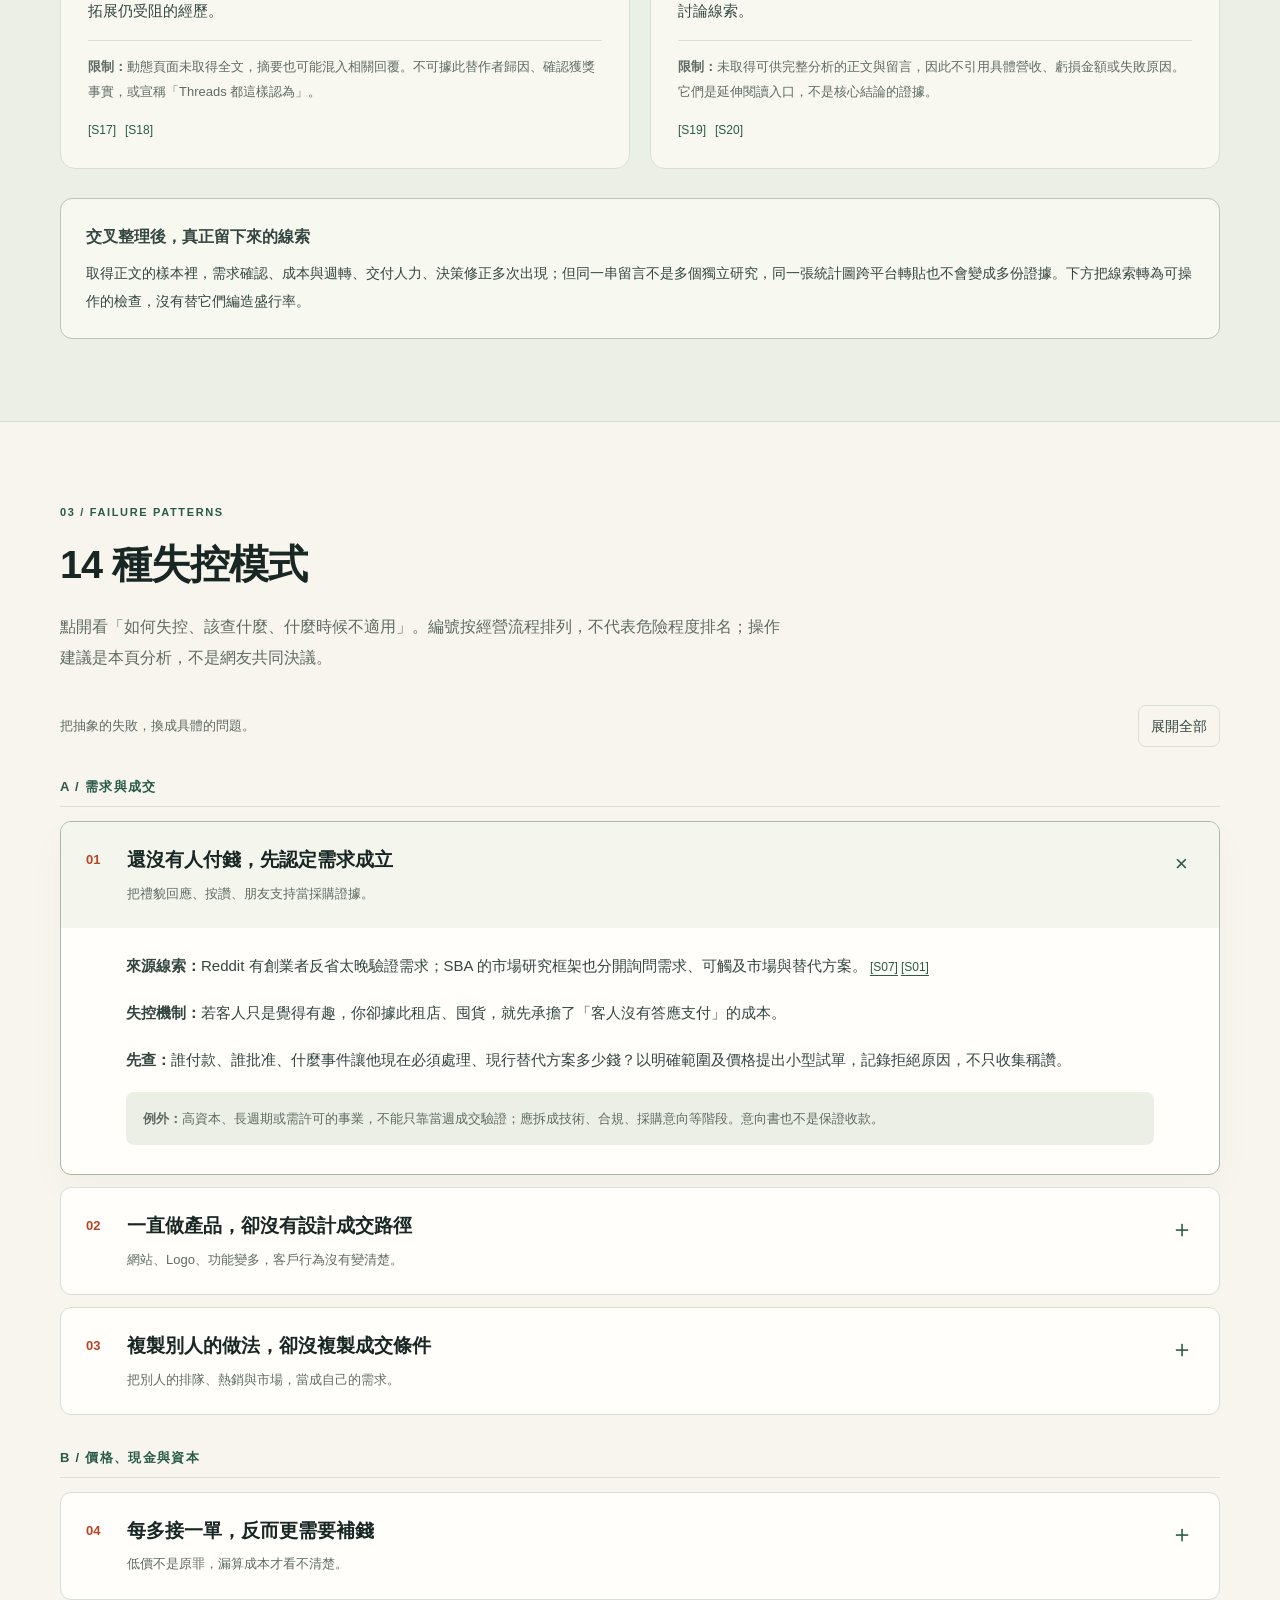
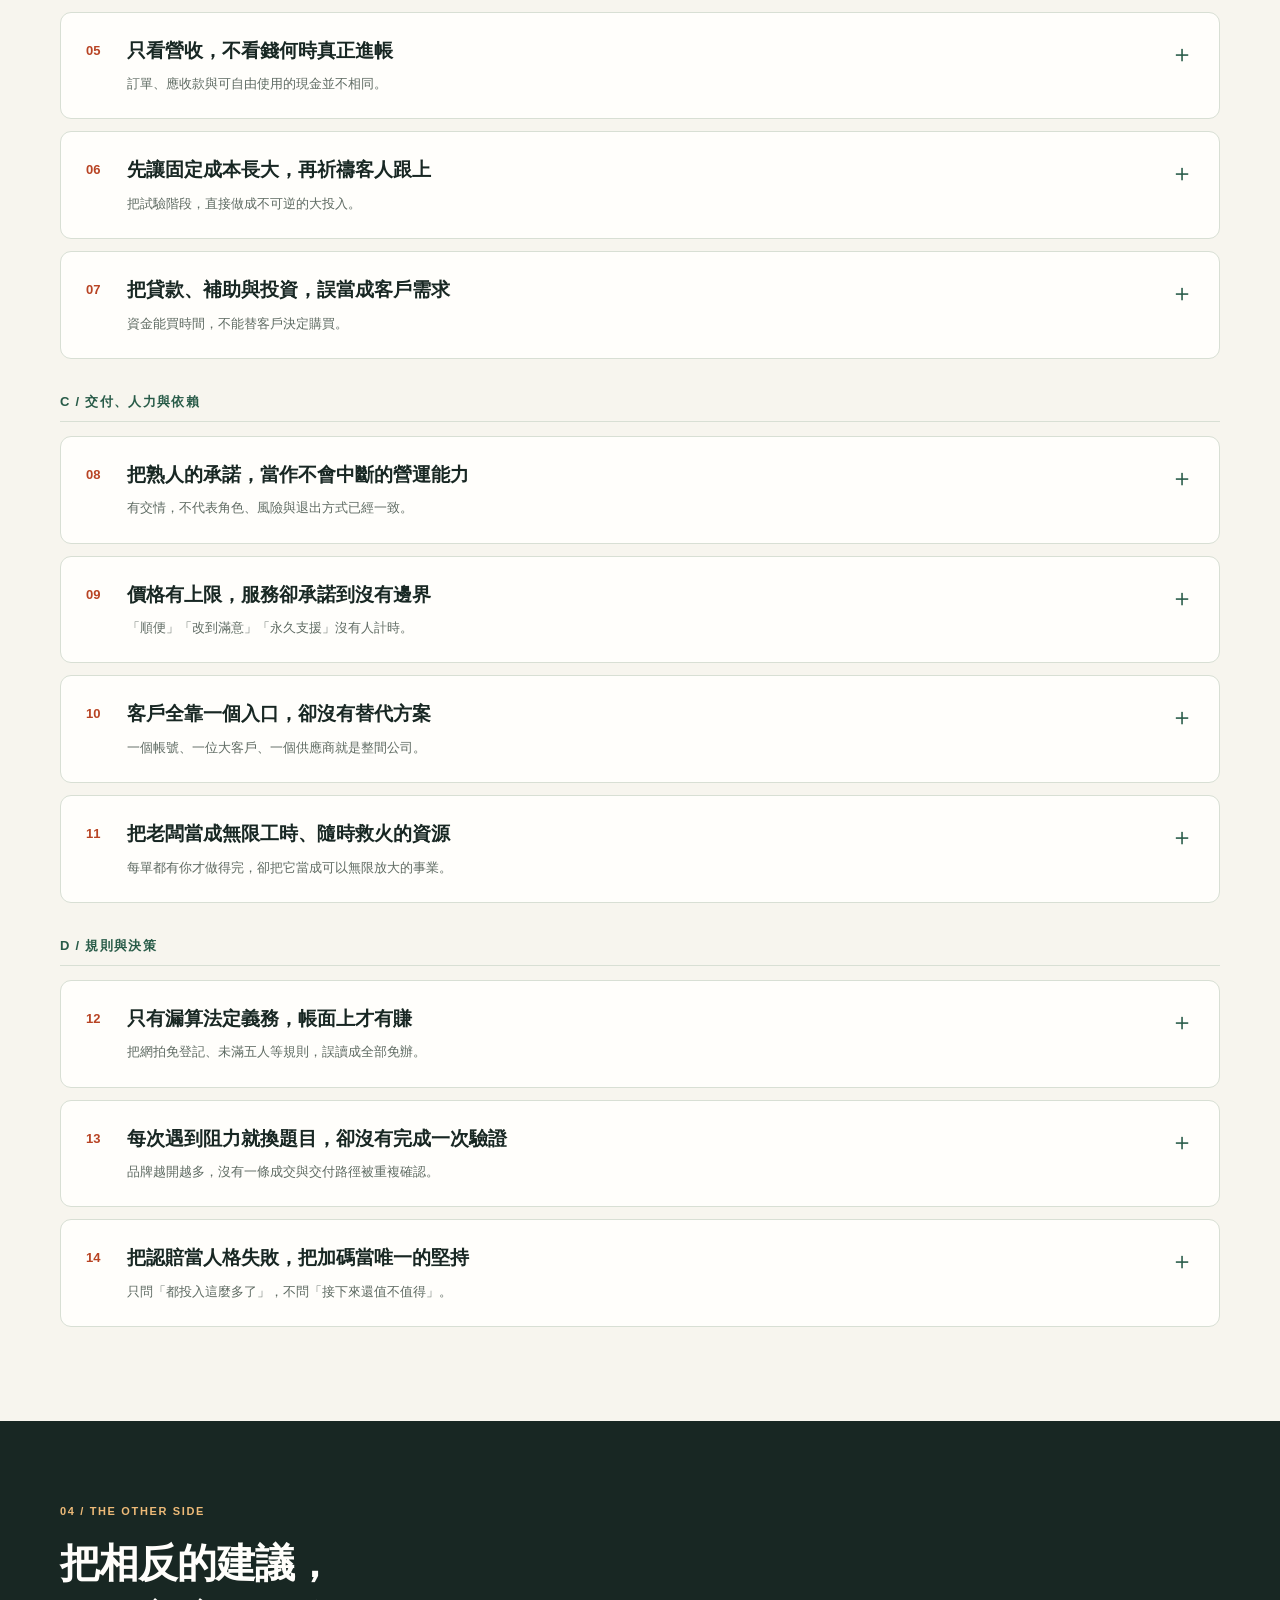
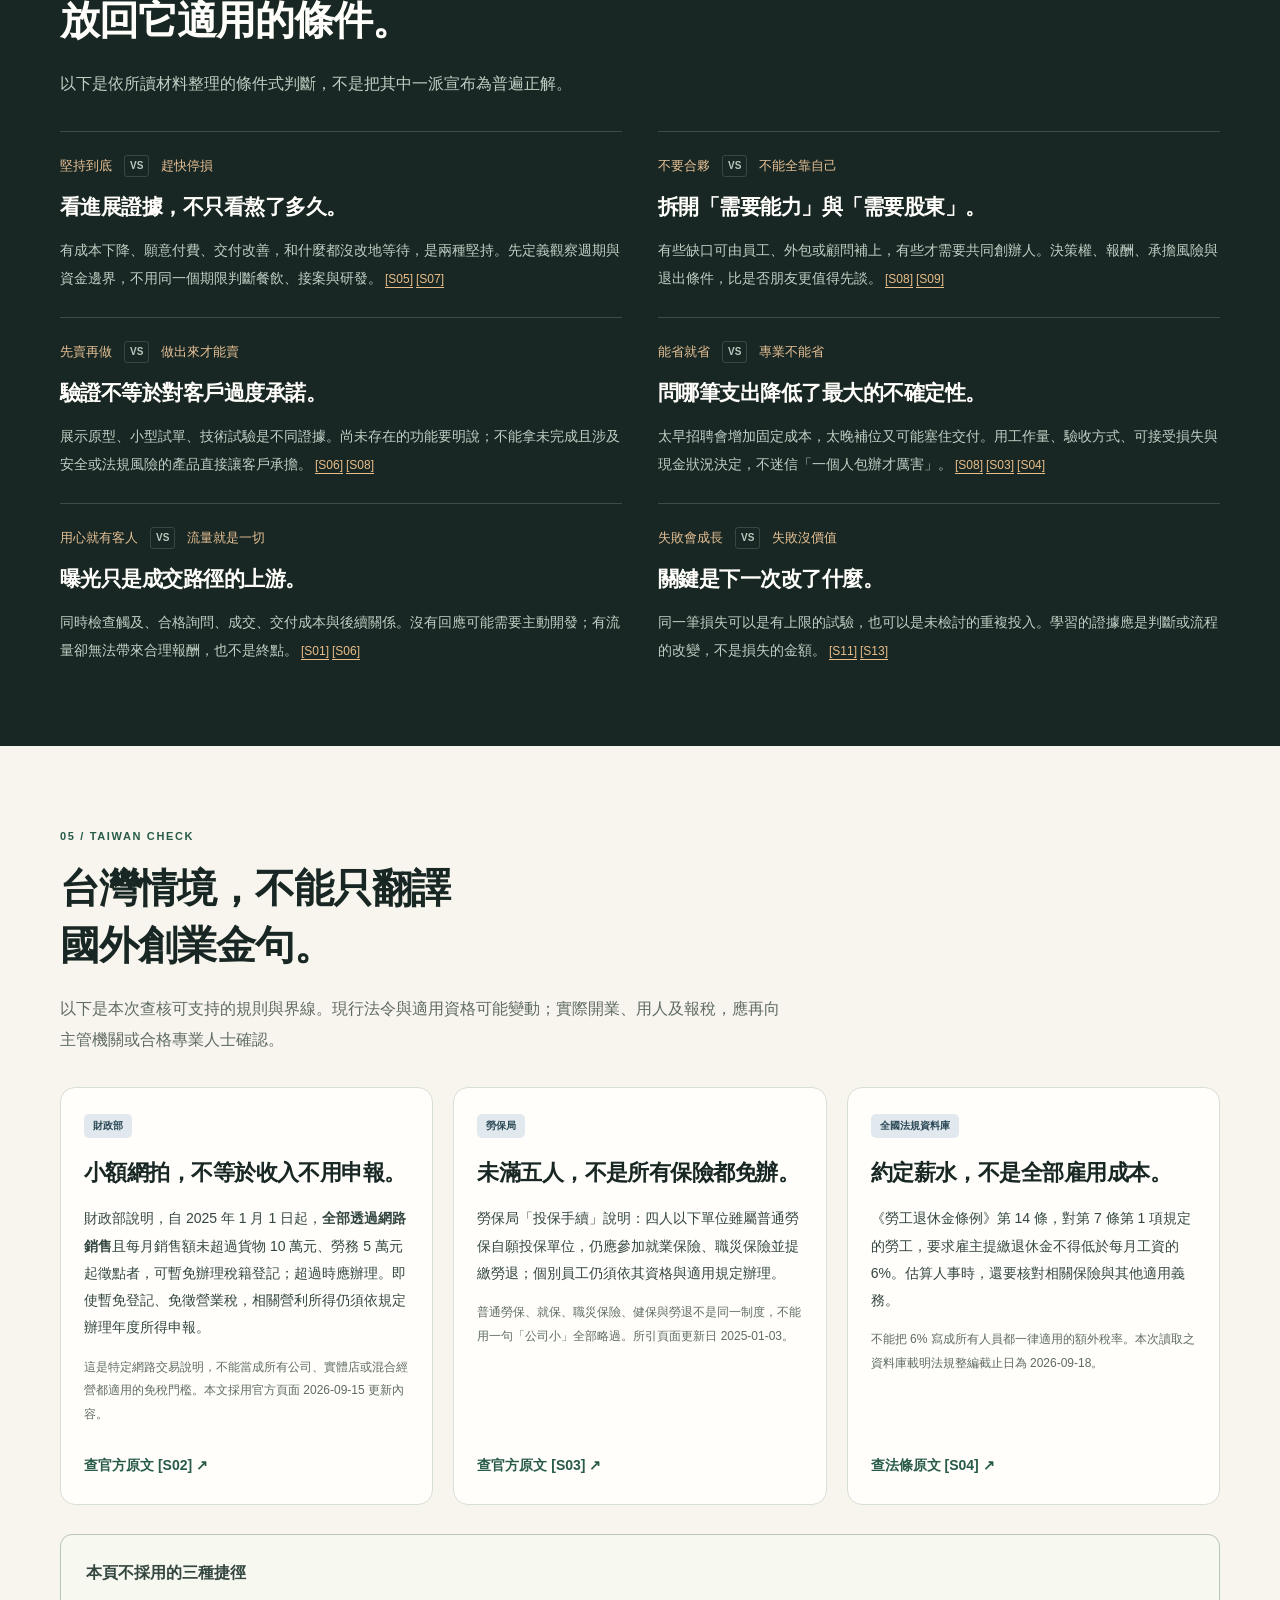
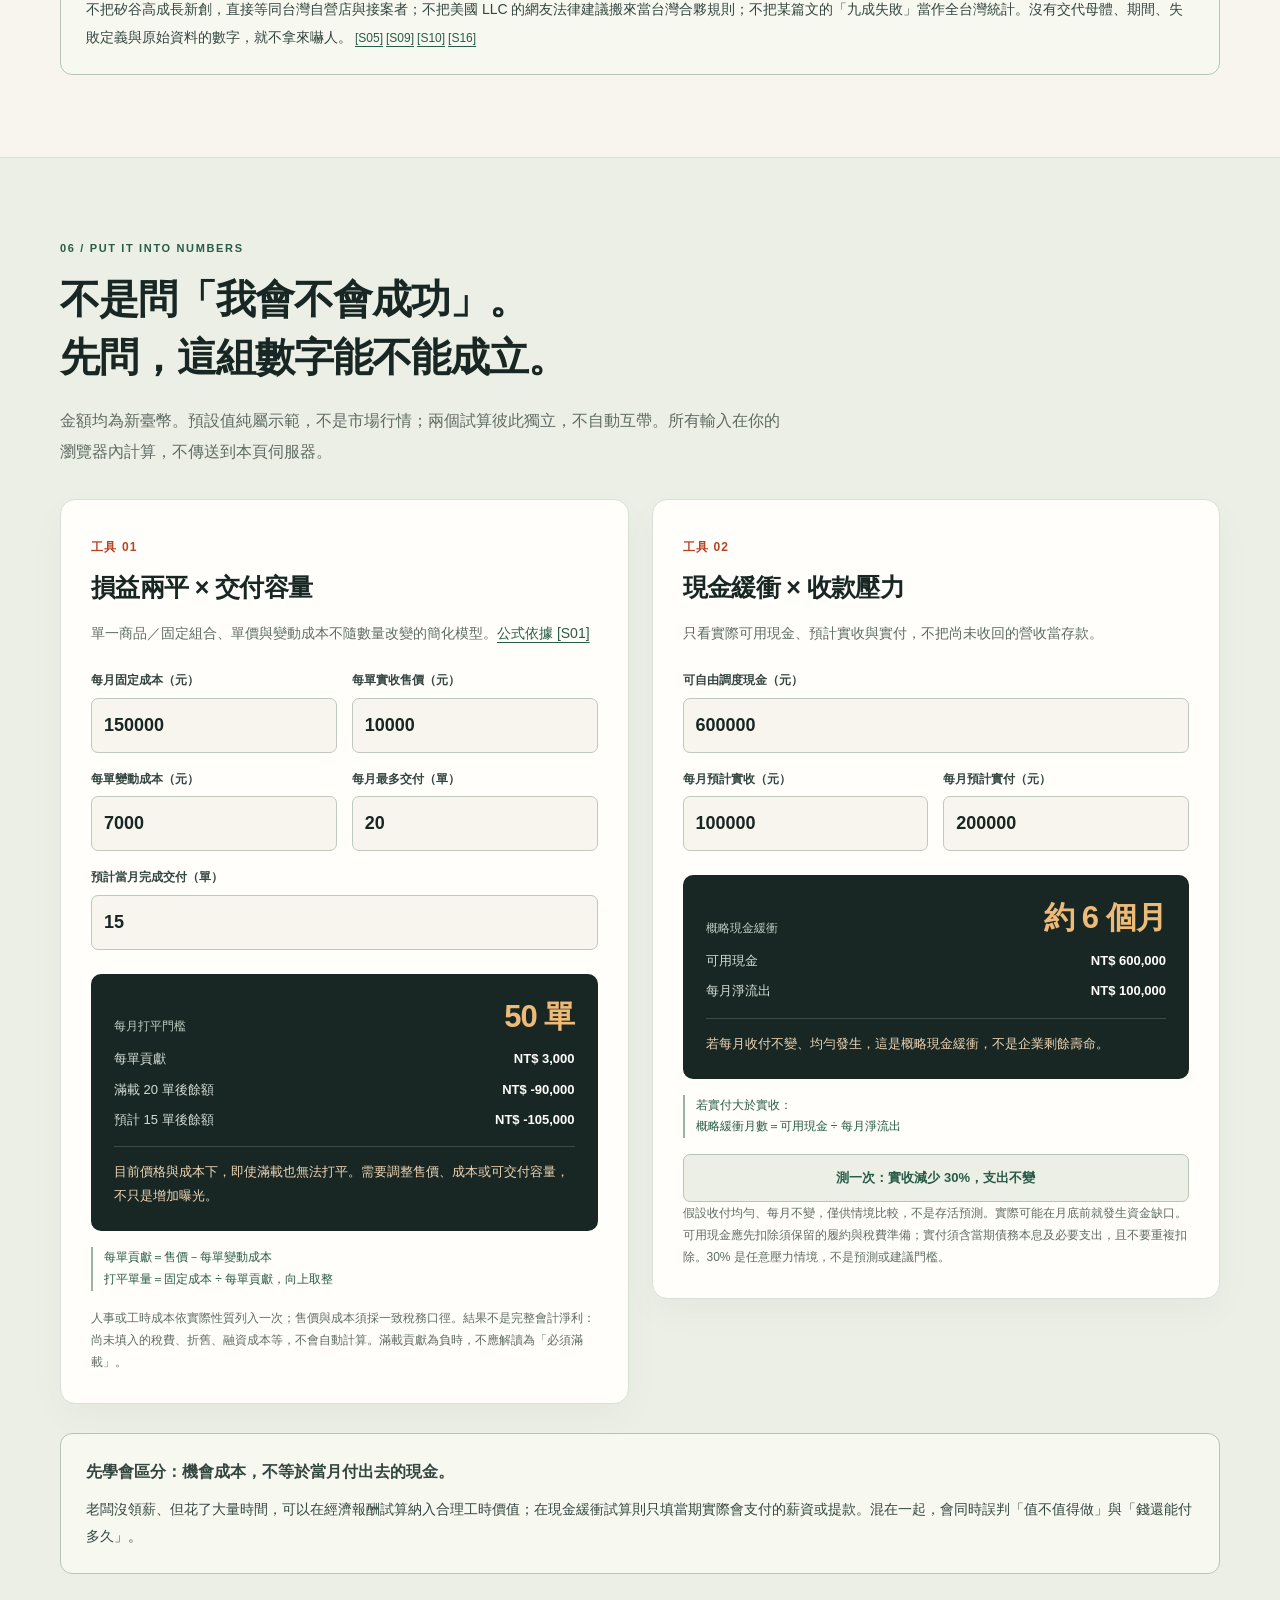
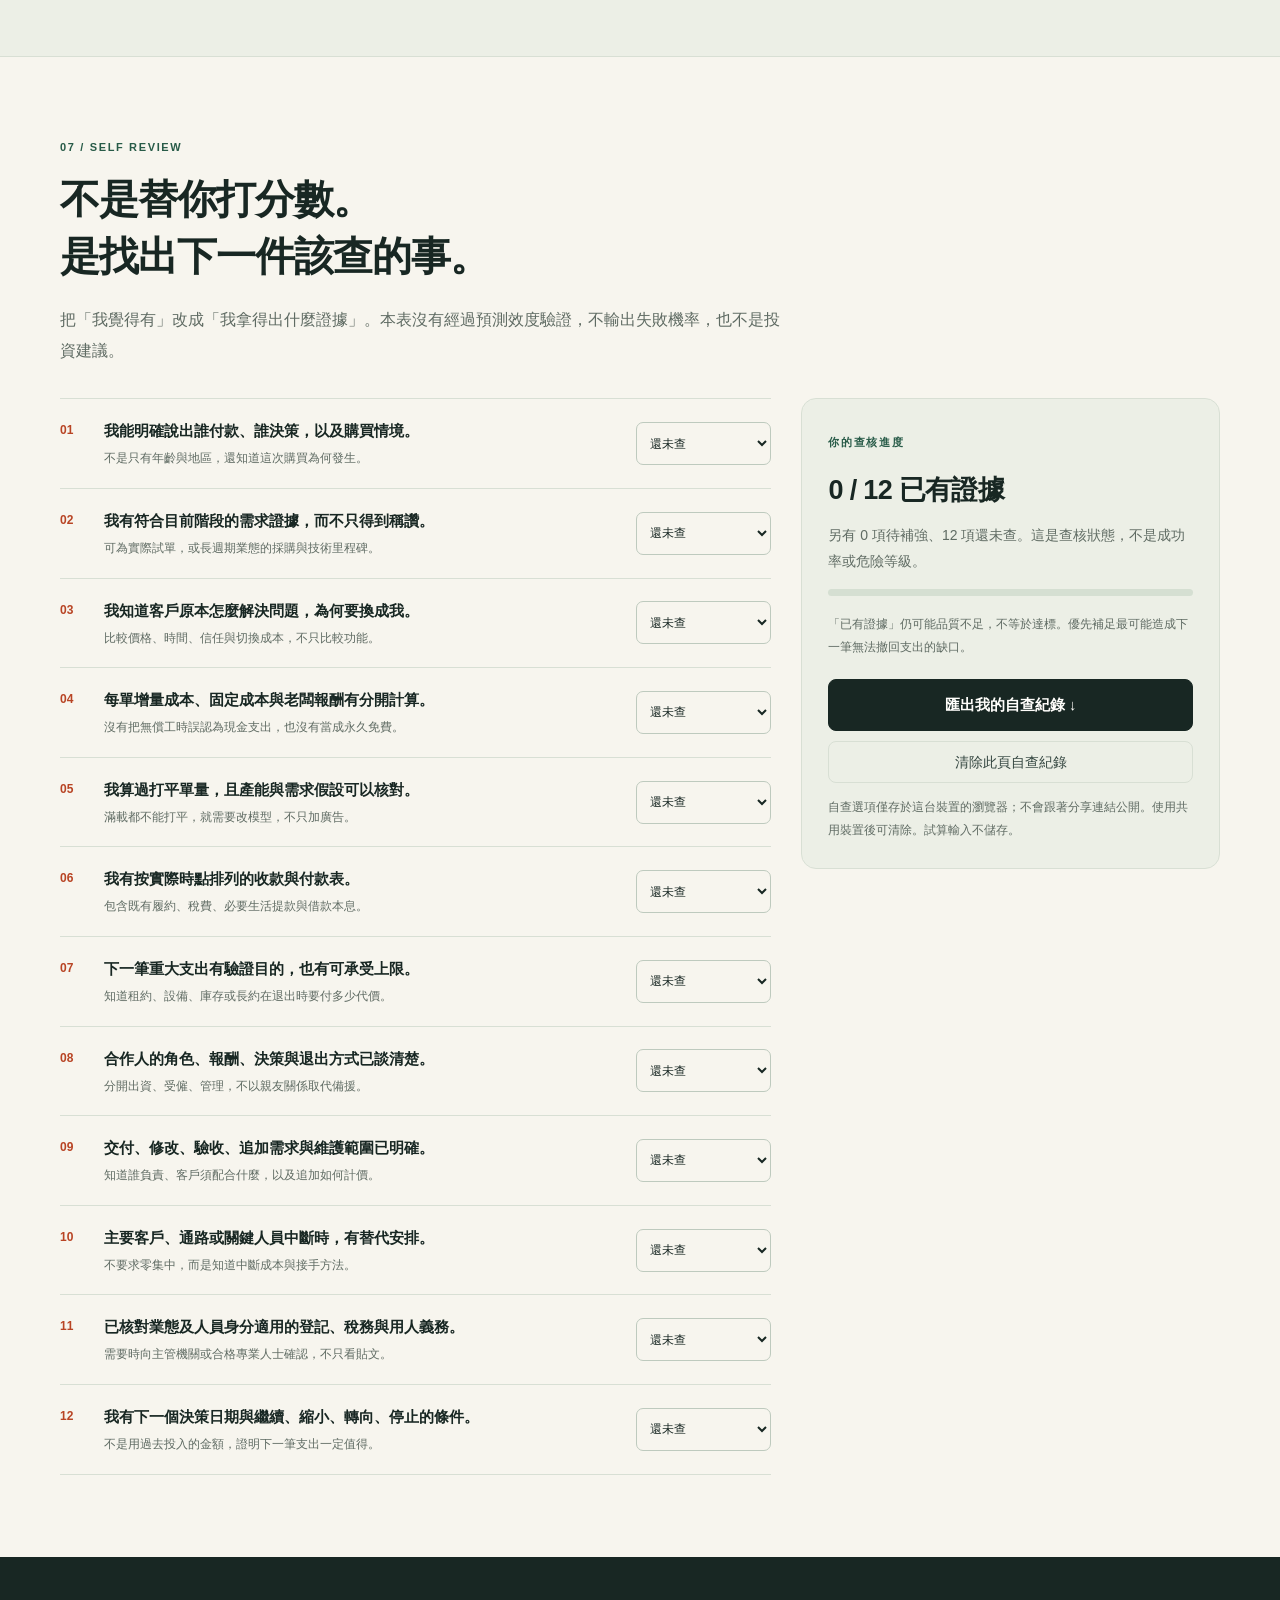
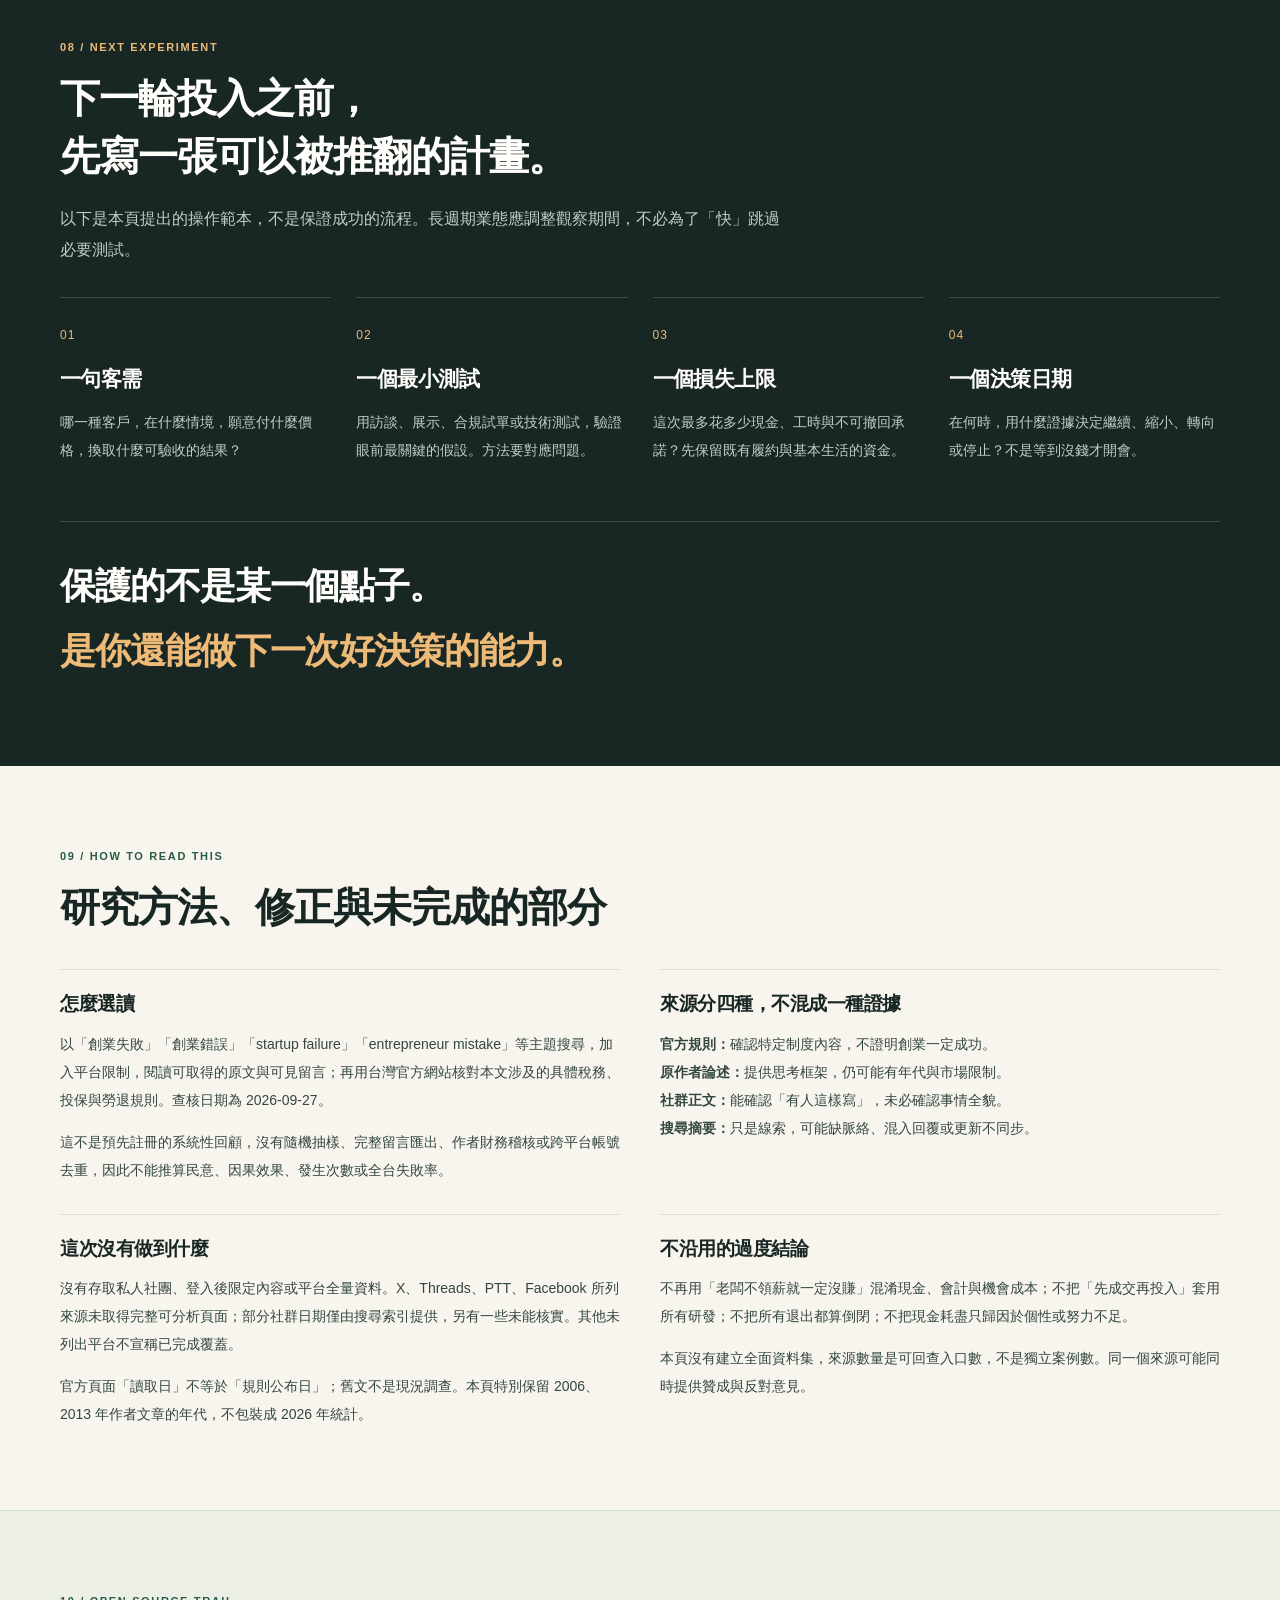
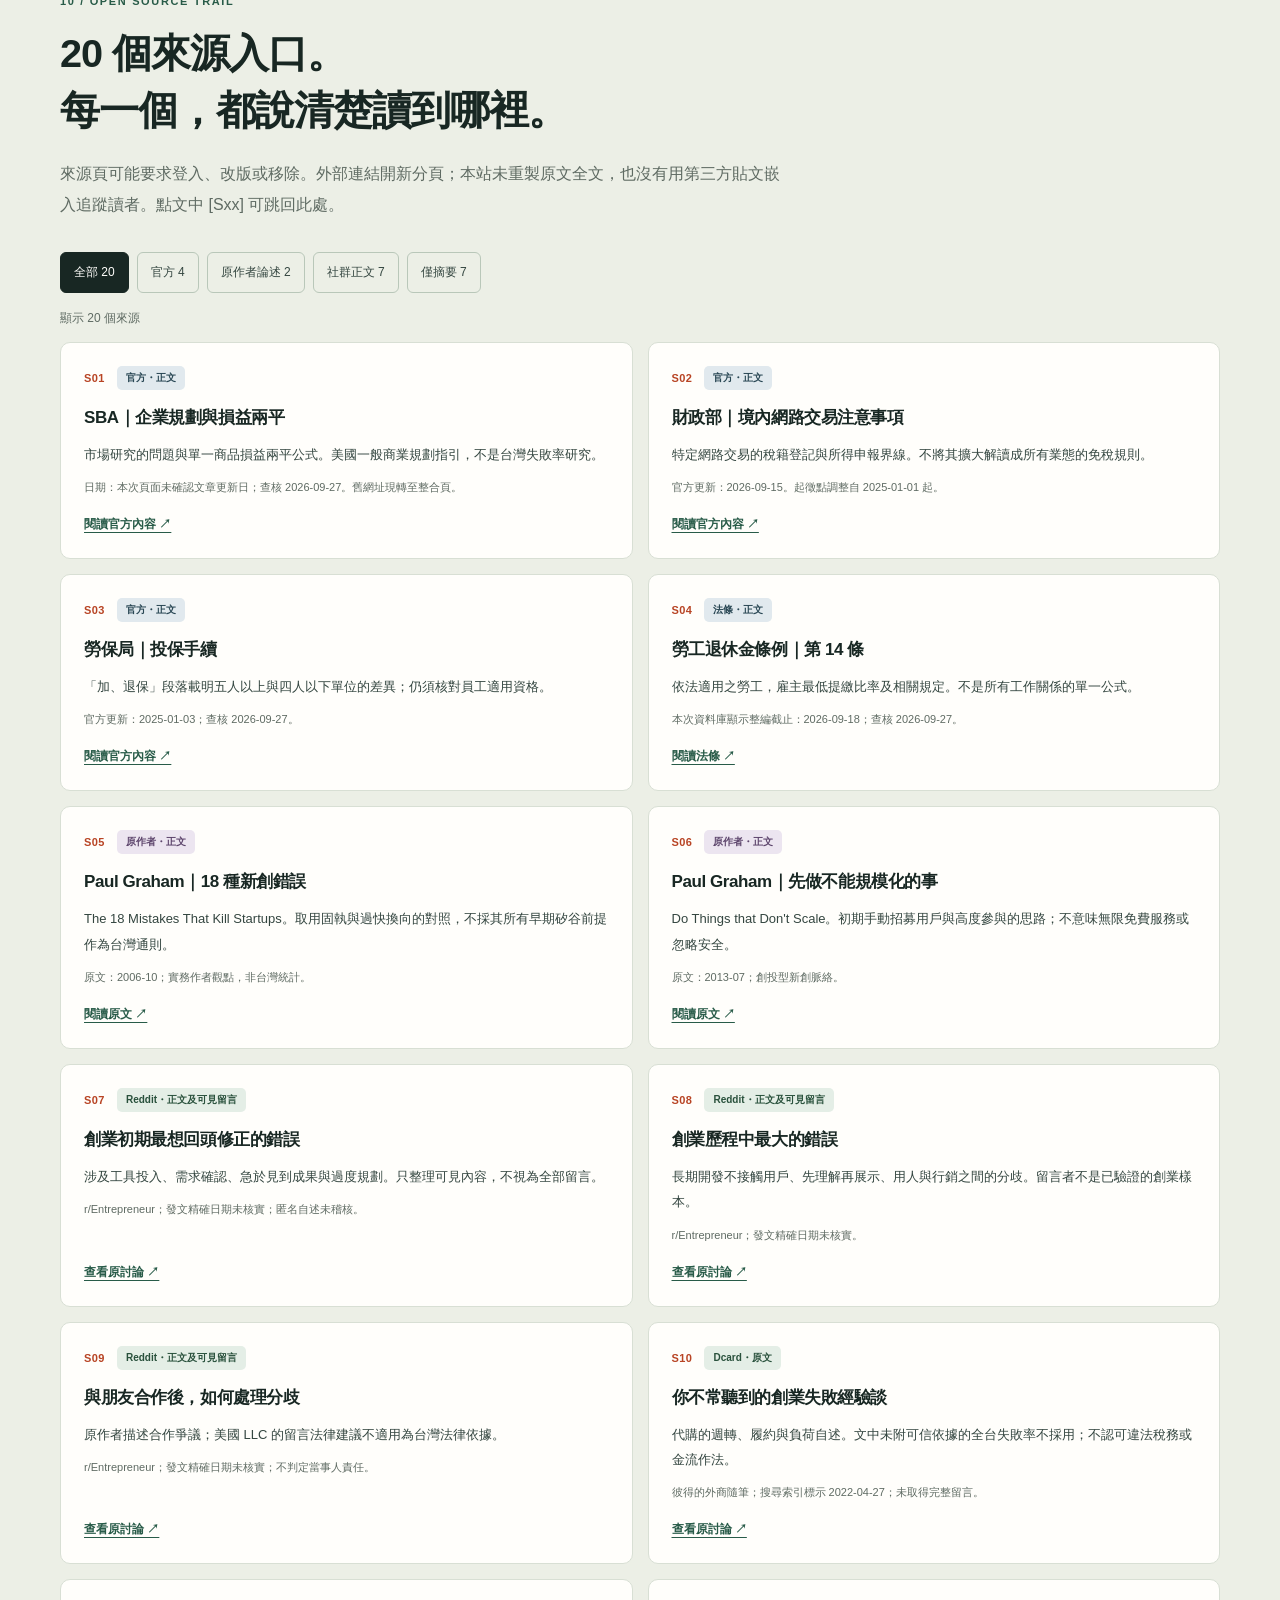
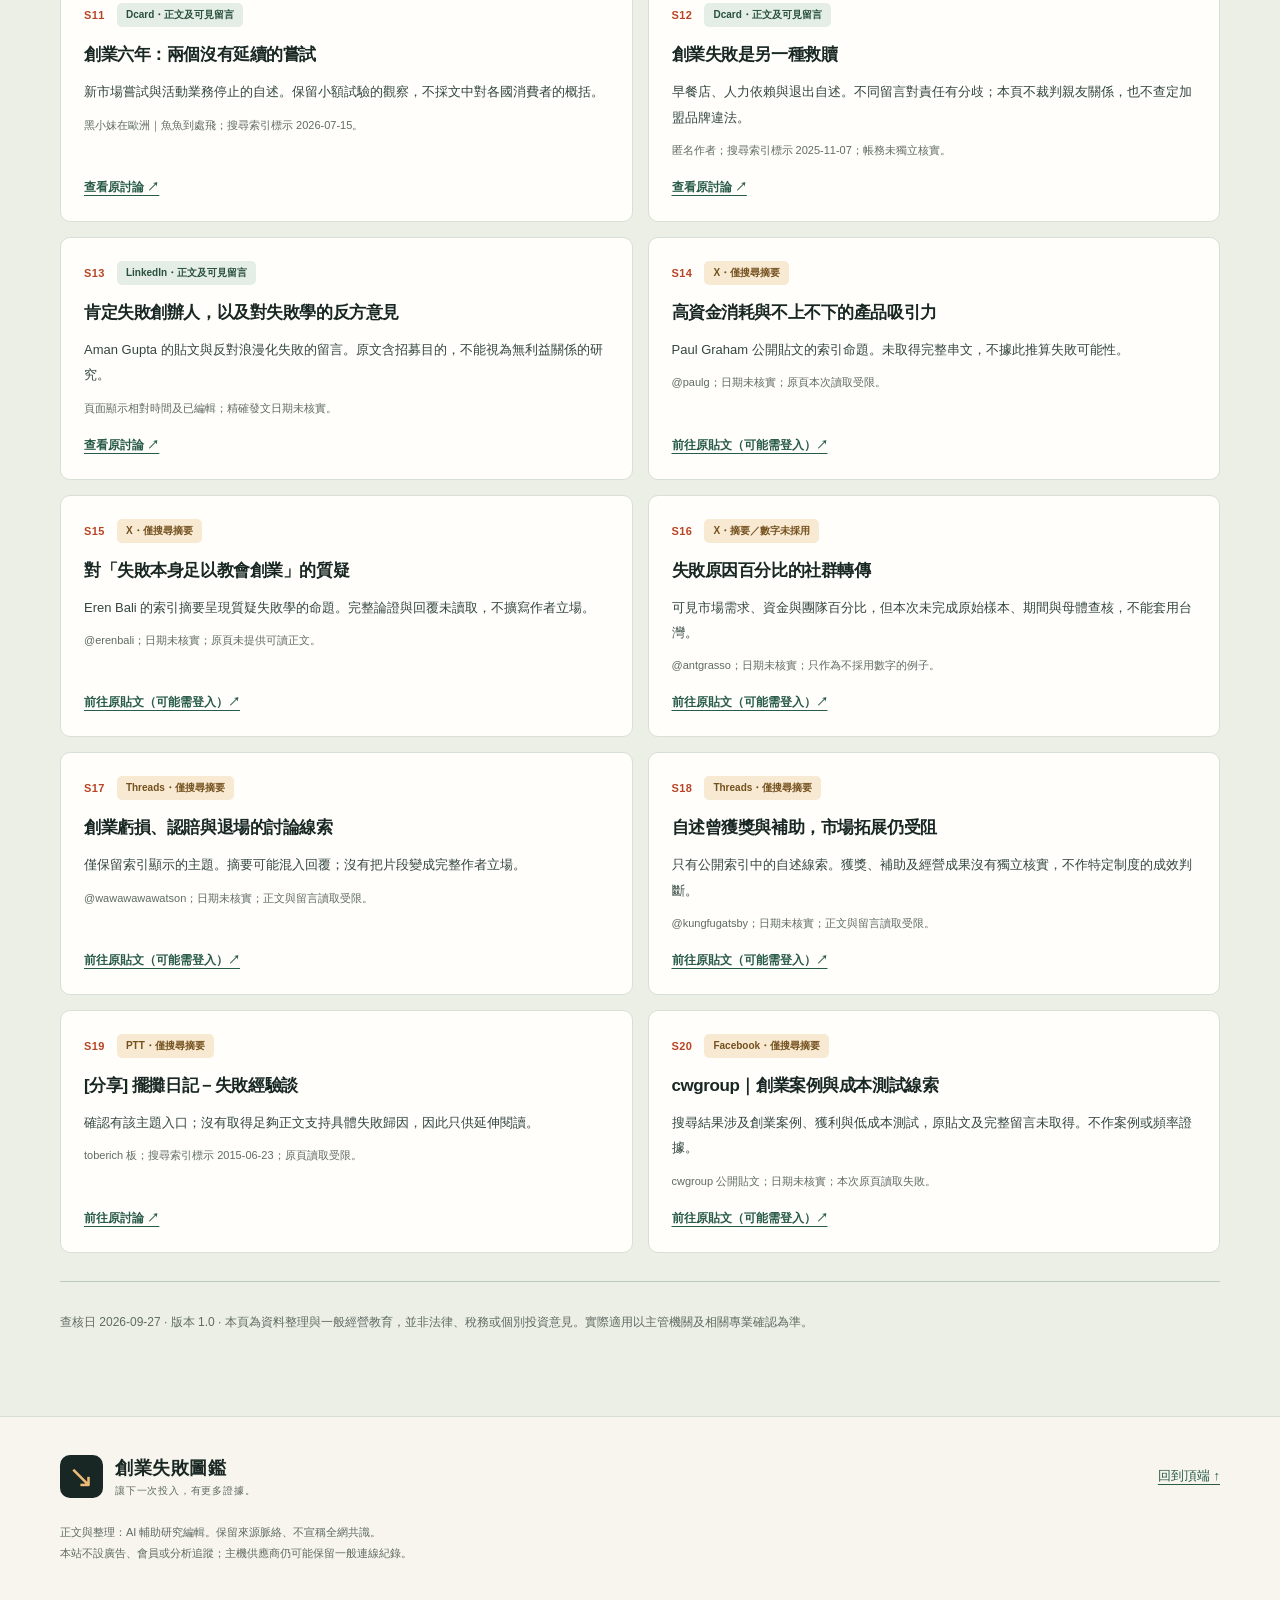
<file: startup-failure/index.html>
<!doctype html>
<html lang="zh-Hant-TW">
<head>
<meta charset="utf-8"><meta name="viewport" content="width=device-width, initial-scale=1"><meta name="theme-color" content="#182723">
<title>創業失敗圖鑑｜台灣篇・跨社群查核與經營自查</title>
<meta name="description" content="整理 Reddit、Dcard、LinkedIn、X、Threads、PTT、Facebook 公開來源，區分社群經驗與台灣官方規則。14種失控模式、反方意見、損益與現金流試算、20個來源入口。">
<meta property="og:type" content="website"><meta property="og:title" content="創業失敗圖鑑｜真正危險的，是失控了還加碼。"><meta property="og:description" content="不是成功學，也不是勸退文。從跨平台公開討論，拆解需求、成本、現金流與決策失控。附來源、互動試算與自查表。"><meta property="og:url" content="https://larryveryhandsome.github.io/web-design/startup-failure/">
<link rel="canonical" href="https://larryveryhandsome.github.io/web-design/startup-failure/"><link rel="stylesheet" href="site.css?v=1"><script src="app.js?v=1" defer></script>
</head>
<body>
<a class="skip" href="#main">跳到主要內容</a><div id="readProgress" aria-hidden="true"></div>
<header class="topbar"><a class="brand" href="#top"><span class="brand-icon" aria-hidden="true">↘</span><span>創業失敗圖鑑<small>台灣篇 · 研究與實作</small></span></a><div class="top-actions"><button id="shareBtn" class="quiet">分享本頁 ↗</button><button id="printBtn" class="quiet">列印</button></div></header>
<main id="main">
<section class="hero wrap" id="top"><div class="hero-copy"><div class="eyebrow">THE FAILURE FIELD GUIDE · 01</div><p class="issue">台灣創業觀察 / 查核日 2026.09.27</p><h1>真正危險的，<br>不是失敗一次。<br><em>是失控了還加碼。</em></h1><p class="hero-intro">把「怎麼做一定會失敗」拆成真正能檢查的問題：<strong>誰會買、每單剩多少、何時收到錢，以及下一次能不能穩定交付。</strong></p><div class="hero-links"><a class="button" href="#patterns">閱讀 14 種失控模式 <span>↘</span></a><a class="text-link" href="#tools">先算自己的生意 →</a></div><div class="hero-stats"><span><b>14</b>失控模式</span><span><b>20</b>來源入口</span><span><b>2</b>互動試算</span></div></div><aside class="hero-panel"><div class="panel-top">失控不是一個事件<span>而是一條鏈</span></div><div class="chain-step"><span>01</span><div>未驗證的需求<small>把「不錯喔」當成會付錢</small></div></div><div class="chain-step"><span>02</span><div>過早承諾的支出<small>租約、人力、庫存先到位</small></div></div><div class="chain-step"><span>03</span><div>用低價追營收<small>單筆貢獻與交付能力失衡</small></div></div><div class="chain-step"><span>04</span><div>拿新錢補舊缺口<small>條件不變，卻繼續加碼</small></div></div><p class="panel-note">這是本頁的分析框架，<br>不是統計排名或失敗機率模型。</p></aside></section>
<div class="scope-banner wrap"><b>先說清楚研究邊界</b><p>這是公開來源的交叉選讀，不是「讀完所有平台」的普查。Reddit、Dcard、LinkedIn 有取得可分析的正文與部分可見留言；X、Threads、PTT、Facebook 的所列材料僅取得搜尋摘要。<strong>全文可讀不代表自述已被證實，摘要更不等於讀完原文。</strong>七個摘要入口另行標記，不用來計算失敗率。</p><a href="#method">看查核方法與限制 ↗</a></div>
<nav class="chapter-nav" aria-label="章節導覽"><div class="wrap"><a href="#takeaway">核心結論</a><a href="#voices">社群怎麼說</a><a href="#patterns">失控圖鑑</a><a href="#debates">相反意見</a><a href="#taiwan">台灣規則</a><a href="#tools">互動試算</a><a href="#checklist">經營自查</a><a href="#sources">來源資料庫</a></div></nav>
<section id="takeaway" class="section wrap"><div class="section-heading"><span class="section-no">01 / SYNTHESIS</span><h2>查完之後，答案不是<br>「你不適合當老闆」。</h2><p>比起替創業者貼人格標籤，更值得檢查的是：生意是否正把不確定性，轉成無法撤回的義務。</p></div><div class="takeaway-grid"><article class="statement"><span class="eyebrow">本頁綜合判斷</span><h3>最接近必然的，不是某種個性。<br>而是有限的錢，遇上不停止的缺口。</h3><p>如果每月現金缺口持續維持在一個正數以上、沒有新資金，也不改變營運條件，資金終會耗盡。這是條件式的算術結論，不是「做了某一件事就注定失敗」。</p><p>因此，低價、貸款、合夥、開店、做品牌，都不應單獨被判成錯誤。要看它們的<strong>目的、適用階段、可承受損失與驗證證據</strong>。</p></article><div class="mini-stack"><article><b>需求證據</b><p>讚美、按讚和意願，要與實際採購行為分開。</p></article><article><b>經濟證據</b><p>營收、單筆貢獻、老闆報酬與現金餘額，是不同的問題。</p></article><article><b>可持續證據</b><p>要分清楚一次救火交件，與可重複、可替補的交付。</p></article></div></div><p class="context-note">上述四個檢查方向是編輯歸納。需求與用戶接觸可對照 <a href="#s01">[S01]</a><a href="#s07">[S07]</a><a href="#s08">[S08]</a>；交付、週轉及人力依賴可對照台灣當事人自述 <a href="#s10">[S10]</a><a href="#s12">[S12]</a>。它們支持提出問題，不足以證明全台灣創業者的發生比例。</p>
<div class="definition"><h3>先定義你口中的「失敗」</h3><p><strong>一個小實驗未成交</strong>、<strong>主動關掉不合適的項目</strong>、<strong>企業無法履約或償付</strong>、<strong>收入不及原本工作</strong>，不是同一件事。Dcard 的一位分享者將少量損失的市場嘗試也稱為失敗，但並未因此結束所有生意。<a href="#s11">[S11]</a> 本頁主要分析「經營失控」，不把改回受僱工作視為人生失敗。</p></div></section>
<section id="voices" class="section shaded"><div class="wrap"><div class="section-heading"><span class="section-no">02 / PUBLIC VOICES</span><h2>社群說法很多。<br>重點是，哪些真的讀到了？</h2><p>以下是可回查的代表樣本，不是平台民調，也不以按讚數衡量正確程度。摘要均為轉述，並非逐字引言。</p></div><div class="voice-grid">
<article class="voice"><div class="voice-head"><h3>Reddit</h3><span class="badge full">正文＋可見留言</span></div><h4>不是只有「趕快做」，也有人提醒先弄懂客人。</h4><p>創業錯誤討論中，有人後悔花太多時間做產品卻沒接觸用戶；有人提議先展示、再銷售；另有回覆補充：連展示前，都應先聽懂問題。其他留言同時提到錯誤招聘、獨力包辦與忽略行銷。</p><p class="interpret"><b>本頁解讀：</b>「先做」與「先賣」不是二选一，應先降低最關鍵的不確定性。這些匿名經驗未獨立查證。</p><div class="refs"><a href="#s07">[S07]</a><a href="#s08">[S08]</a><a href="#s09">[S09]</a></div></article>
<article class="voice"><div class="voice-head"><h3>Dcard</h3><span class="badge full">正文／部分留言</span></div><h4>營收成長、家人幫忙、跨市場複製，都不保證成立。</h4><p>三個不同自述分別涉及：代購週轉及負荷、早餐店對親人人力的依賴，以及原市場的做法未能順利移植到新市場。第三位分享者也說，小額嘗試讓失敗沒有變成巨大金錢損失。</p><p class="interpret"><b>本頁解讀：</b>要拆開「有生意」與「有可持續的生意」。不採信文中未附可靠出處的全台失敗率，也不替當事人的家人或加盟品牌定責。</p><div class="refs"><a href="#s10">[S10]</a><a href="#s11">[S11]</a><a href="#s12">[S12]</a></div></article>
<article class="voice"><div class="voice-head"><h3>LinkedIn</h3><span class="badge full">正文＋可見留言</span></div><h4>失敗值得被理解，但不自動等於學到教訓。</h4><p>Aman Gupta 的貼文肯定曾失敗的創辦人，也帶有招募目的；可見留言則有人反對浪漫化失敗，主張應看是否真的檢討、改變。</p><p class="interpret"><b>本頁解讀：</b>失敗不是人格判決，也不是能力證照。分享者可能同時在招募或經營個人品牌，閱讀時應保留這層脈絡。</p><div class="refs"><a href="#s13">[S13]</a></div></article>
<article class="voice limited"><div class="voice-head"><h3>X</h3><span class="badge partial">僅搜尋摘要</span></div><h4>有「高消耗＋吸引力不足」的警告，也有對失敗學的質疑。</h4><p>Paul Graham 的索引摘要談到高資金消耗與產品吸引力不上不下的組合；Eren Bali 的另一摘要質疑失敗是否足以帶來學習。另可見轉傳失敗原因百分比的貼文。</p><p class="interpret"><b>限制：</b>未取得完整串文與回覆。只保留可見命題，不推測完整立場；轉傳百分比不作本頁的統計依據。</p><div class="refs"><a href="#s14">[S14]</a><a href="#s15">[S15]</a><a href="#s16">[S16]</a></div></article>
<article class="voice limited"><div class="voice-head"><h3>Threads</h3><span class="badge partial">僅搜尋摘要</span></div><h4>認賠、面子，以及獎項與商業化之間的落差。</h4><p>找到的公開摘要涉及創業虧損、退場，以及一則自述曾獲補助與獎項、但市場拓展仍受阻的經歷。</p><p class="interpret"><b>限制：</b>動態頁面未取得全文，摘要也可能混入相關回覆。不可據此替作者歸因、確認獲獎事實，或宣稱「Threads 都這樣認為」。</p><div class="refs"><a href="#s17">[S17]</a><a href="#s18">[S18]</a></div></article>
<article class="voice limited"><div class="voice-head"><h3>PTT ＋ Facebook</h3><span class="badge partial">僅搜尋摘要</span></div><h4>保留原始討論入口，不把沒讀到的內容寫成案例。</h4><p>PTT 找到擺攤失敗經驗主題；Facebook 搜尋結果有創業案例與低成本測試的討論線索。</p><p class="interpret"><b>限制：</b>未取得可供完整分析的正文與留言，因此不引用具體營收、虧損金額或失敗原因。它們是延伸閱讀入口，不是核心結論的證據。</p><div class="refs"><a href="#s19">[S19]</a><a href="#s20">[S20]</a></div></article>
</div><div class="note-box"><b>交叉整理後，真正留下來的線索</b><p>取得正文的樣本裡，需求確認、成本與週轉、交付人力、決策修正多次出現；但同一串留言不是多個獨立研究，同一張統計圖跨平台轉貼也不會變成多份證據。下方把線索轉為可操作的檢查，沒有替它們編造盛行率。</p></div></div></section>
<section id="patterns" class="section wrap"><div class="section-heading"><span class="section-no">03 / FAILURE PATTERNS</span><h2>14 種失控模式</h2><p>點開看「如何失控、該查什麼、什麼時候不適用」。編號按經營流程排列，不代表危險程度排名；操作建議是本頁分析，不是網友共同決議。</p></div><div class="pattern-controls"><span>把抽象的失敗，換成具體的問題。</span><button id="expandBtn" class="quiet">展開全部</button></div>
<div class="pattern-group"><h3 class="group-title">A / 需求與成交</h3>
<details class="pattern" open><summary><span class="num">01</span><span><b>還沒有人付錢，先認定需求成立</b><small>把禮貌回應、按讚、朋友支持當採購證據。</small></span><span class="plus" aria-hidden="true">＋</span></summary><div class="pattern-body"><p><b>來源線索：</b>Reddit 有創業者反省太晚驗證需求；SBA 的市場研究框架也分開詢問需求、可觸及市場與替代方案。<a href="#s07">[S07]</a><a href="#s01">[S01]</a></p><p><b>失控機制：</b>若客人只是覺得有趣，你卻據此租店、囤貨，就先承擔了「客人沒有答應支付」的成本。</p><p><b>先查：</b>誰付款、誰批准、什麼事件讓他現在必須處理、現行替代方案多少錢？以明確範圍及價格提出小型試單，記錄拒絕原因，不只收集稱讚。</p><p class="exception"><b>例外：</b>高資本、長週期或需許可的事業，不能只靠當週成交驗證；應拆成技術、合規、採購意向等階段。意向書也不是保證收款。</p></div></details>
<details class="pattern"><summary><span class="num">02</span><span><b>一直做產品，卻沒有設計成交路徑</b><small>網站、Logo、功能變多，客戶行為沒有變清楚。</small></span><span class="plus" aria-hidden="true">＋</span></summary><div class="pattern-body"><p><b>來源線索：</b>Reddit 可見持續做新產品而忽略既有產品行銷的反省；Paul Graham 則主張初期主動招募用戶。<a href="#s08">[S08]</a><a href="#s06">[S06]</a></p><p><b>失控機制：</b>製作有可見成果，銷售卻可能遭拒。若所有時間都用於前者，交付能力變好了，付費意願仍是猜測。</p><p><b>先查：</b>客戶從哪裡看見你？為什麼願意談？由誰提出報價？誰負責追蹤？若做的是 AI 或數位服務，而客戶自己也能低成本完成同等成果，就要證明你額外承擔的導入、驗收或可靠性責任，而不是只列工具名稱。</p><p class="exception"><b>例外：</b>必要的安全、品質與法規測試不是拖延。能否快速推出，取決於出錯的代價。</p></div></details>
<details class="pattern"><summary><span class="num">03</span><span><b>複製別人的做法，卻沒複製成交條件</b><small>把別人的排隊、熱銷與市場，當成自己的需求。</small></span><span class="plus" aria-hidden="true">＋</span></summary><div class="pattern-body"><p><b>來源線索：</b>Dcard 分享者自述，原有台灣業務的做法未順利打進美國市場；這是她的經驗，不是兩地所有消費者的定律。<a href="#s11">[S11]</a></p><p><b>失控機制：</b>品牌相似，不代表租金、貨源、人脈、受眾、付款習慣與信用都相似。拿他人的成果估自己的收入，可能漏掉關鍵前提。</p><p><b>先查：</b>同一服務換一個地區、通路或客群，分開測詢問率、成交率與履約成本；不要把全台人口直接乘上一個想像中的市占率。</p><p class="exception"><b>例外：</b>成熟模式與加盟可以提供既有流程。問題不是模仿，而是省略對自己條件的檢查。</p></div></details>
</div>
<div class="pattern-group"><h3 class="group-title">B / 價格、現金與資本</h3>
<details class="pattern"><summary><span class="num">04</span><span><b>每多接一單，反而更需要補錢</b><small>低價不是原罪，漏算成本才看不清楚。</small></span><span class="plus" aria-hidden="true">＋</span></summary><div class="pattern-body"><p><b>分析起點：</b>單筆貢獻是售價減去隨該單增加的成本；固定成本還要再另外支付。損益兩平算法見 <a href="#s01">[S01]</a>。</p><p><b>失控機制：</b>若價格連材料、外包、金流、物流、獲客與預期返工等增量成本都蓋不住，量增加不會自動救回來。老闆或家人沒有領薪，則可能讓帳面餘額看起來比實際報酬好。</p><p><b>先查：</b>把「實際現金成本」與「自己工時的合理報酬」分成兩張帳。前者看能否支付，後者看是否值得做；同一筆成本不要重複列入固定與變動成本。</p><p class="exception"><b>例外：</b>有預算上限的試做、導入優惠可以合理。要寫明補貼多少、學到什麼、何時恢復正常價格，不能把暫時補貼當永久獲利。</p></div></details>
<details class="pattern"><summary><span class="num">05</span><span><b>只看營收，不看錢何時真正進帳</b><small>訂單、應收款與可自由使用的現金並不相同。</small></span><span class="plus" aria-hidden="true">＋</span></summary><div class="pattern-body"><p><b>來源線索：</b>代購經營自述同時提到營業額成長與後來的週轉問題，說明這兩者可以同時出現；其帳務並未經本頁審計。<a href="#s10">[S10]</a></p><p><b>示範：</b>30 萬元訂單兩個月後收錢，卻須先付 24 萬元，手上只有 10 萬元，眼前仍有 14 萬元缺口。這是示範數字，不是市場樣本。</p><p><b>先查：</b>依週排付款、收款、稅費、薪資、退費與借款本息。把最重要的客戶延遲付款、存貨賣慢的情況各算一次；已承諾履約的預收款，先保留必要成本。</p><p class="exception"><b>例外：</b>預收款不是問題本身。真正的問題是無法用現有資金與可信的收款安排完成既有承諾，只能祈求下一筆訂單救援。</p></div></details>
<details class="pattern"><summary><span class="num">06</span><span><b>先讓固定成本長大，再祈禱客人跟上</b><small>把試驗階段，直接做成不可逆的大投入。</small></span><span class="plus" aria-hidden="true">＋</span></summary><div class="pattern-body"><p><b>來源線索：</b>Reddit 留言有人後悔先處理實體據點融資、或簽了不易退出的租約。這不是所有租店決策的成效研究。<a href="#s08">[S08]</a></p><p><b>失控機制：</b>若每月固定成本 15 萬元，每單貢獻 3,000 元，要 50 單打平；但滿載只能交付 20 單，即使滿單仍差 9 萬元。這時需要改價格、成本或產能，不是只喊增加曝光。</p><p><b>先查：</b>簽約前，把押金、裝潢、設備、開辦費與退出成本列開。評估較小店型、共用空間、短期試營運或先以預約交付；加盟則另查持續費用、原物料條件、店址假設與終止成本。</p><p class="exception"><b>例外：</b>需要場地與設備的業態不能全數輕資產化。目標是用合理規模驗證，不是永远不投資。</p></div></details>
<details class="pattern"><summary><span class="num">07</span><span><b>把貸款、補助與投資，誤當成客戶需求</b><small>資金能買時間，不能替客戶決定購買。</small></span><span class="plus" aria-hidden="true">＋</span></summary><div class="pattern-body"><p><b>分析：</b>投資人願意承擔風險、貸款被核准、獲得獎項，與「這個價格能持續成交」是不同證據。Threads 有相關自述線索，但因僅取得摘要，本頁不把它當成已查證案例。<a href="#s18">[S18]</a></p><p><b>失控機制：</b>資金增加可能只讓相同的虧損持續更久。若借款有固定還款期限，而收入時點高度不確定，付款義務與回收時間就可能不匹配。</p><p><b>先查：</b>這筆錢是拿來縮短已確認的交付瓶頸，還是拿來猜市場？在沒有下一輪投資、補助晚到、營收未達預期時，能否完成承諾與還款？條件應由適當專業人士協助評估。</p><p class="exception"><b>例外：</b>借款不必然失敗，股權資金也不免費。不能把個別網友的「絕不借錢」主張，套用到所有資本需求。</p></div></details>
</div>
<div class="pattern-group"><h3 class="group-title">C / 交付、人力與依賴</h3>
<details class="pattern"><summary><span class="num">08</span><span><b>把熟人的承諾，當作不會中斷的營運能力</b><small>有交情，不代表角色、風險與退出方式已經一致。</small></span><span class="plus" aria-hidden="true">＋</span></summary><div class="pattern-body"><p><b>來源線索：</b>Reddit 有與朋友合夥後卡在分歧的自述；Dcard 的早餐店案例則涉及原先預期的親人人力未能穩定到位。兩者不能用來指控任何一方，也不是「親友不能合作」的證據。<a href="#s09">[S09]</a><a href="#s12">[S12]</a></p><p><b>失控機制：</b>當店或專案必須靠某個人持續出勤才能成立，他退出後，原本未估算的替代成本會立刻出現。</p><p><b>先查：</b>區分出資人、經營者與受僱者；約定工作範圍、薪資、決策、分紅、追加資金、退出和交接。用「重要的人離開一個月」測試備援，不只問彼此有多信任。</p><p class="exception"><b>例外：</b>信任與互補能力可以是合作資產。重點是把默契轉成可核對的規則，而非全面排除親友。</p></div></details>
<details class="pattern"><summary><span class="num">09</span><span><b>價格有上限，服務卻承諾到沒有邊界</b><small>「順便」「改到滿意」「永久支援」沒有人計時。</small></span><span class="plus" aria-hidden="true">＋</span></summary><div class="pattern-body"><p><b>分析：</b>如果價格固定，追加工時卻不可預測，就無法在接單前評估容量與報酬。這是由成本與產能關係推導的風險，不是特定平台的統計結論。</p><p><b>先查：</b>報價前寫出交付物、客戶應提供的資料、修改次數與範圍、验收方式、付款節點、額外需求如何報價。AI 與系統案另說清楚人工複核、資料責任、第三方費用和維護範圍。</p><p><b>值得問：</b>同一位客戶下個月再買，你能用相近工時完成嗎？若不能，這可能是高變異的專案服務，定價與排程就不應假設它是標準化商品。</p><p class="exception"><b>例外：</b>初期為了理解用戶而多做一些，可以是刻意投資；Paul Graham 也討論過早期高度手動的服務。<a href="#s06">[S06]</a> 但必須看得見學習目的與可承受成本。</p></div></details>
<details class="pattern"><summary><span class="num">10</span><span><b>客戶全靠一個入口，卻沒有替代方案</b><small>一個帳號、一位大客戶、一個供應商就是整間公司。</small></span><span class="plus" aria-hidden="true">＋</span></summary><div class="pattern-body"><p><b>分析：</b>集中本身不代表失敗；初期聚焦甚至有助建立能力。問題是集中帶來的中斷風險，有沒有被估價與準備。</p><p><b>先查：</b>把最大客戶本月不續單、主要通路無法使用、關鍵供應商停止供貨分開試算。依法建立可維繫的客戶關係與替代交付方案，而不是違反平台規則搬走資料。</p><p><b>警訊：</b>只有流量數字，卻不知道合格詢問、付費轉換與售後成本；平台熱度一變，就必須用降價維持所有支出。</p><p class="exception"><b>例外：</b>不用在第一天就經營所有平台。先把一條路證明可行，再安排合理備援，與什麼都做一點不同。</p></div></details>
<details class="pattern"><summary><span class="num">11</span><span><b>把老闆當成無限工時、隨時救火的資源</b><small>每單都有你才做得完，卻把它當成可以無限放大的事業。</small></span><span class="plus" aria-hidden="true">＋</span></summary><div class="pattern-body"><p><b>來源線索：</b>Reddit 有人後悔獨自包辦太多；Dcard 則可見收入、活動籌備與個人負荷不匹配的反省。<a href="#s08">[S08]</a><a href="#s11">[S11]</a></p><p><b>失控機制：</b>當銷售和交付都需要同一人，新增訂單可能擠掉後續開發，救火又擠掉流程改善。這是產能依賴，不是勤不勤奮的判斷。</p><p><b>先查：</b>記錄一週時間，把必要專業、可標準化、可委外、應停止的工作分開。先測試可明確驗收的分工，再決定是否增加固定人事。</p><p class="exception"><b>例外：</b>一人公司或手藝型事業可以很好，只要價格、工作量與生活目標相符；不追求擴張也不是失敗。</p></div></details>
</div>
<div class="pattern-group"><h3 class="group-title">D / 規則與決策</h3>
<details class="pattern"><summary><span class="num">12</span><span><b>只有漏算法定義務，帳面上才有賺</b><small>把網拍免登記、未滿五人等規則，誤讀成全部免辦。</small></span><span class="plus" aria-hidden="true">＋</span></summary><div class="pattern-body"><p><b>已查核：</b>台灣網路交易的暫免稅籍登記有條件，且不等於沒有所得申報義務。勞保局也說明四人以下單位仍有就保、職災保險與勞退義務，須依適用資格辦理。<a href="#s02">[S02]</a><a href="#s03">[S03]</a></p><p><b>失控機制：</b>如果報價沒有納入必要人事、稅務、維護或合規成本，補齊義務時就會暴露模型缺口。</p><p><b>先查：</b>按業態、組織與人員身分確認登記、帳務、保險、契約及場所用途。涉及實體店，簽租約前向所在地相關主管機關確認可否經營預定業務；不要只聽出租人或介紹人的口頭保證。</p><p class="exception"><b>界線：</b>不是每種業態都適用同一套義務。下節只列本次已取得官方依據的項目，不是完整開業法律清單。</p></div></details>
<details class="pattern"><summary><span class="num">13</span><span><b>每次遇到阻力就換題目，卻沒有完成一次驗證</b><small>品牌越開越多，沒有一條成交與交付路徑被重複確認。</small></span><span class="plus" aria-hidden="true">＋</span></summary><div class="pattern-body"><p><b>來源線索：</b>Paul Graham 在 2006 年的文章同時警戒固執與過快換方向；Reddit 也有人反省新產品做得比既有產品行銷還多。<a href="#s05">[S05]</a><a href="#s08">[S08]</a></p><p><b>失控機制：</b>若所有新項目都靠同一個人、同一筆錢，它們未必分散风险，可能一起爭奪尚未成熟的資源。</p><p><b>先查：</b>每個項目寫出單一客群、主要假設、負責人、驗證成本、觀察指標與下一個決策點。其他想法進候選清單，不全部變成當週工作。</p><p class="exception"><b>例外：</b>多品牌、多產品可以共用已證明的通路或能力。需要檢查的是是否真的共用，還是只是名稱不同的重新開始。</p></div></details>
<details class="pattern"><summary><span class="num">14</span><span><b>把認賠當人格失敗，把加碼當唯一的堅持</b><small>只問「都投入這麼多了」，不問「接下來還值不值得」。</small></span><span class="plus" aria-hidden="true">＋</span></summary><div class="pattern-body"><p><b>來源線索：</b>LinkedIn 的原文與反方留言，對「失敗是否讓創辦人更強」有不同意見。<a href="#s13">[S13]</a></p><p><b>失控機制：</b>過去投入無法直接證明下一笔投入會改善結果。若現金缺口、成交方式與履約問題都沒改，新增資金可能只延後同一個結局。</p><p><b>先查：</b>假設今天尚未投入，看到現在的證據，你還會做這筆新增承諾嗎？在下一輪支出前寫下继续、縮小、轉向與停止各自需要的證據。</p><p class="exception"><b>例外：</b>長銷售週期不能用短期沒訂單就判死刑；外部衝擊也不等於經營者犯錯。停止某個項目、回職場、休息或保留資本，都不構成人生評分。</p></div></details>
</div></section>
<section id="debates" class="section dark"><div class="wrap"><div class="section-heading"><span class="section-no">04 / THE OTHER SIDE</span><h2>把相反的建議，<br>放回它適用的條件。</h2><p>以下是依所讀材料整理的條件式判斷，不是把其中一派宣布為普遍正解。</p></div><div class="debate-grid"><article><div class="versus">堅持到底 <span>VS</span> 趕快停損</div><h3>看進展證據，不只看熬了多久。</h3><p>有成本下降、願意付費、交付改善，和什麼都没改地等待，是兩種堅持。先定義觀察週期與資金邊界，不用同一個期限判斷餐飲、接案與研發。<a href="#s05">[S05]</a><a href="#s07">[S07]</a></p></article><article><div class="versus">不要合夥 <span>VS</span> 不能全靠自己</div><h3>拆開「需要能力」與「需要股東」。</h3><p>有些缺口可由員工、外包或顧問補上，有些才需要共同創辦人。決策權、報酬、承擔風險與退出條件，比是否朋友更值得先談。<a href="#s08">[S08]</a><a href="#s09">[S09]</a></p></article><article><div class="versus">先賣再做 <span>VS</span> 做出來才能賣</div><h3>驗證不等於對客戶過度承諾。</h3><p>展示原型、小型試單、技術試驗是不同證據。尚未存在的功能要明說；不能拿未完成且涉及安全或法規風險的產品直接讓客戶承擔。<a href="#s06">[S06]</a><a href="#s08">[S08]</a></p></article><article><div class="versus">能省就省 <span>VS</span> 專業不能省</div><h3>問哪筆支出降低了最大的不確定性。</h3><p>太早招聘會增加固定成本，太晚補位又可能塞住交付。用工作量、驗收方式、可接受損失與現金狀況決定，不迷信「一個人包辦才厲害」。<a href="#s08">[S08]</a><a href="#s03">[S03]</a><a href="#s04">[S04]</a></p></article><article><div class="versus">用心就有客人 <span>VS</span> 流量就是一切</div><h3>曝光只是成交路徑的上游。</h3><p>同時檢查觸及、合格詢問、成交、交付成本與後續關係。沒有回應可能需要主動開發；有流量卻無法帶來合理報酬，也不是終點。<a href="#s01">[S01]</a><a href="#s06">[S06]</a></p></article><article><div class="versus">失敗會成長 <span>VS</span> 失敗沒價值</div><h3>關鍵是下一次改了什麼。</h3><p>同一筆損失可以是有上限的試驗，也可以是未檢討的重複投入。學習的證據應是判斷或流程的改變，不是損失的金額。<a href="#s11">[S11]</a><a href="#s13">[S13]</a></p></article></div></div></section>
<section id="taiwan" class="section wrap"><div class="section-heading"><span class="section-no">05 / TAIWAN CHECK</span><h2>台灣情境，不能只翻譯<br>國外創業金句。</h2><p>以下是本次查核可支持的規則與界線。現行法令與適用資格可能變動；實際開業、用人及報稅，應再向主管機關或合格專業人士確認。</p></div><div class="legal-grid"><article class="legal-card"><span class="badge official">財政部</span><h3>小額網拍，不等於收入不用申報。</h3><p>財政部說明，自 2025 年 1 月 1 日起，<strong>全部透過網路銷售</strong>且每月銷售額未超過貨物 10 萬元、勞務 5 萬元起徵點者，可暫免辦理稅籍登記；超過時應辦理。即使暫免登記、免徵營業稅，相關營利所得仍須依規定辦理年度所得申報。</p><p class="context-note">這是特定網路交易說明，不能當成所有公司、實體店或混合經營都適用的免稅門檻。本文採用官方頁面 2026-09-15 更新內容。</p><a href="#s02" class="text-link">查官方原文 [S02] ↗</a></article><article class="legal-card"><span class="badge official">勞保局</span><h3>未滿五人，不是所有保險都免辦。</h3><p>勞保局「投保手續」說明：四人以下單位雖屬普通勞保自願投保單位，仍應參加就業保險、職災保險並提繳勞退；個別員工仍須依其資格與適用規定辦理。</p><p class="context-note">普通勞保、就保、職災保險、健保與勞退不是同一制度，不能用一句「公司小」全部略過。所引頁面更新日 2025-01-03。</p><a href="#s03" class="text-link">查官方原文 [S03] ↗</a></article><article class="legal-card"><span class="badge official">全國法規資料庫</span><h3>約定薪水，不是全部雇用成本。</h3><p>《勞工退休金條例》第 14 條，對第 7 條第 1 項規定的勞工，要求雇主提繳退休金不得低於每月工資的 6%。估算人事時，還要核對相關保險與其他適用義務。</p><p class="context-note">不能把 6% 寫成所有人員都一律適用的額外稅率。本次讀取之資料庫載明法規整編截止日為 2026-09-18。</p><a href="#s04" class="text-link">查法條原文 [S04] ↗</a></article></div><div class="note-box"><b>本頁不採用的三種捷徑</b><p>不把矽谷高成長新創，直接等同台灣自營店與接案者；不把美國 LLC 的網友法律建議搬來當台灣合夥規則；不把某篇文的「九成失敗」當作全台灣統計。沒有交代母體、期間、失敗定義與原始資料的數字，就不拿來嚇人。<a href="#s05">[S05]</a><a href="#s09">[S09]</a><a href="#s10">[S10]</a><a href="#s16">[S16]</a></p></div></section>
<section id="tools" class="section shaded"><div class="wrap"><div class="section-heading"><span class="section-no">06 / PUT IT INTO NUMBERS</span><h2>不是問「我會不會成功」。<br>先問，這組數字能不能成立。</h2><p>金額均為新臺幣。預設值純屬示範，不是市場行情；兩個試算彼此獨立，不自動互帶。所有輸入在你的瀏覽器內計算，不傳送到本頁伺服器。</p></div><div class="calculator-grid"><article class="calculator"><div class="calc-heading"><span>工具 01</span><h3>損益兩平 × 交付容量</h3></div><p>單一商品／固定組合、單價與變動成本不隨數量改變的簡化模型。<a href="#s01">公式依據 [S01]</a></p><form id="beForm" class="input-grid"><label>每月固定成本（元）<input id="fixed" type="number" min="0" max="1000000000000" step="any" value="150000" required inputmode="decimal"></label><label>每單實收售價（元）<input id="price" type="number" min="0" max="1000000000000" step="any" value="10000" required inputmode="decimal"></label><label>每單變動成本（元）<input id="variable" type="number" min="0" max="1000000000000" step="any" value="7000" required inputmode="decimal"></label><label>每月最多交付（單）<input id="capacity" type="number" min="0" max="1000000000" step="1" value="20" required inputmode="numeric"></label><label class="wide">預計當月完成交付（單）<input id="orders" type="number" min="0" max="1000000000" step="1" value="15" required inputmode="numeric"></label></form><div id="beResult" class="calc-result" aria-live="polite"></div><div class="formula">每單貢獻＝售價－每單變動成本<br>打平單量＝固定成本 ÷ 每單貢獻，向上取整</div><p class="fine">人事或工時成本依實際性質列入一次；售價與成本須採一致稅務口徑。結果不是完整會計淨利：尚未填入的稅費、折舊、融資成本等，不會自動計算。滿載貢獻為負時，不應解讀為「必須滿載」。</p></article><article class="calculator"><div class="calc-heading"><span>工具 02</span><h3>現金緩衝 × 收款壓力</h3></div><p>只看實際可用現金、預計實收與實付，不把尚未收回的營收當存款。</p><form id="cashForm" class="input-grid"><label class="wide">可自由調度現金（元）<input id="cash" type="number" min="0" max="1000000000000" step="any" value="600000" required inputmode="decimal"></label><label>每月預計實收（元）<input id="inflow" type="number" min="0" max="1000000000000" step="any" value="100000" required inputmode="decimal"></label><label>每月預計實付（元）<input id="outflow" type="number" min="0" max="1000000000000" step="any" value="200000" required inputmode="decimal"></label></form><div id="cashResult" class="calc-result" aria-live="polite"></div><div class="formula">若實付大於實收：<br>概略緩衝月數＝可用現金 ÷ 每月淨流出</div><button id="stressBtn" class="secondary full-width">測一次：實收減少 30%，支出不變</button><p id="stressResult" class="stress-result" aria-live="polite"></p><p class="fine">假設收付均勻、每月不變，僅供情境比較，不是存活預測。實際可能在月底前就發生資金缺口。可用現金應先扣除須保留的履約與稅費準備；實付須含當期債務本息及必要支出，且不要重複扣除。30% 是任意壓力情境，不是預測或建議門檻。</p></article></div><div class="note-box"><b>先學會區分：機會成本，不等於當月付出去的現金。</b><p>老闆沒领薪、但花了大量時間，可以在經濟報酬試算納入合理工時價值；在現金緩衝試算則只填當期實際會支付的薪資或提款。混在一起，會同時誤判「值不值得做」與「錢還能付多久」。</p></div></div></section>
<section id="checklist" class="section wrap"><div class="section-heading"><span class="section-no">07 / SELF REVIEW</span><h2>不是替你打分數。<br>是找出下一件該查的事。</h2><p>把「我覺得有」改成「我拿得出什麼證據」。本表沒有經過預測效度驗證，不輸出失敗機率，也不是投資建議。</p></div><div class="review-layout"><div id="reviewRows" class="review-rows"></div><aside class="review-aside"><div class="review-summary"><span class="eyebrow">你的查核進度</span><h3 id="reviewCount">0 / 12 已有證據</h3><p id="reviewText" aria-live="polite">請逐項選擇目前狀態。</p><div class="review-meter"><span id="reviewBar"></span></div><p class="fine">「已有證據」仍可能品質不足，不等於達標。優先補足最可能造成下一筆無法撤回支出的缺口。</p><button id="exportBtn" class="button full-width">匯出我的自查紀錄 ↓</button><button id="resetBtn" class="quiet full-width">清除此頁自查紀錄</button><p id="storageNote" class="fine">自查選項僅存於這台裝置的瀏覽器；不會跟著分享連結公開。使用共用裝置後可清除。試算輸入不儲存。</p></div></aside></div></section>
<section id="next" class="section dark"><div class="wrap"><div class="section-heading"><span class="section-no">08 / NEXT EXPERIMENT</span><h2>下一輪投入之前，<br>先寫一張可以被推翻的計畫。</h2><p>以下是本頁提出的操作範本，不是保證成功的流程。長週期業態應調整觀察期間，不必為了「快」跳過必要測試。</p></div><div class="experiment-grid"><article><span>01</span><h3>一句客需</h3><p>哪一種客戶，在什麼情境，願意付什麼價格，換取什麼可驗收的結果？</p></article><article><span>02</span><h3>一個最小測試</h3><p>用訪談、展示、合規試單或技術測試，驗證眼前最關鍵的假設。方法要對應問題。</p></article><article><span>03</span><h3>一個損失上限</h3><p>這次最多花多少現金、工時與不可撤回承諾？先保留既有履約與基本生活的資金。</p></article><article><span>04</span><h3>一個決策日期</h3><p>在何時，用什麼證據決定繼續、縮小、轉向或停止？不是等到沒錢才開會。</p></article></div><div class="closing-quote">保護的不是某一個點子。<br><em>是你還能做下一次好決策的能力。</em></div></div></section>
<section id="method" class="section wrap"><div class="section-heading"><span class="section-no">09 / HOW TO READ THIS</span><h2>研究方法、修正與未完成的部分</h2></div><div class="method-grid"><article><h3>怎麼選讀</h3><p>以「創業失敗」「創業錯誤」「startup failure」「entrepreneur mistake」等主題搜尋，加入平台限制，閱讀可取得的原文與可見留言；再用台灣官方網站核對本文涉及的具體稅務、投保與勞退規則。查核日期為 2026-09-27。</p><p>這不是預先註冊的系統性回顧，沒有隨機抽樣、完整留言匯出、作者財務稽核或跨平台帳號去重，因此不能推算民意、因果效果、發生次數或全台失敗率。</p></article><article><h3>來源分四種，不混成一種證據</h3><p><b>官方規則：</b>確認特定制度內容，不證明創業一定成功。<br><b>原作者論述：</b>提供思考框架，仍可能有年代与市場限制。<br><b>社群正文：</b>能確認「有人這樣寫」，未必確認事情全貌。<br><b>搜尋摘要：</b>只是線索，可能缺脈絡、混入回覆或更新不同步。</p></article><article><h3>這次沒有做到什麼</h3><p>没有存取私人社團、登入後限定內容或平台全量資料。X、Threads、PTT、Facebook 所列來源未取得完整可分析頁面；部分社群日期僅由搜尋索引提供，另有一些未能核實。其他未列出平台不宣稱已完成覆蓋。</p><p>官方頁面「讀取日」不等於「規則公布日」；舊文不是現況調查。本頁特別保留 2006、2013 年作者文章的年代，不包裝成 2026 年統計。</p></article><article><h3>不沿用的過度結論</h3><p>不再用「老闆不領薪就一定沒賺」混淆現金、會計與機會成本；不把「先成交再投入」套用所有研發；不把所有退出都算倒閉；不把現金耗盡只歸因於個性或努力不足。</p><p>本頁沒有建立全面資料集，來源數量是可回查入口數，不是獨立案例數。同一個來源可能同時提供贊成與反對意見。</p></article></div></section>
<section id="sources" class="section shaded"><div class="wrap"><div class="section-heading"><span class="section-no">10 / OPEN SOURCE TRAIL</span><h2>20 個來源入口。<br>每一個，都說清楚讀到哪裡。</h2><p>來源頁可能要求登入、改版或移除。外部連結開新分頁；本站未重製原文全文，也沒有用第三方貼文嵌入追蹤讀者。點文中 [Sxx] 可跳回此處。</p></div><div class="source-filters" role="group" aria-label="來源類型篩選"><button class="active" data-filter="all" aria-pressed="true">全部 20</button><button data-filter="official" aria-pressed="false">官方 4</button><button data-filter="essay" aria-pressed="false">原作者論述 2</button><button data-filter="social" aria-pressed="false">社群正文 7</button><button data-filter="snippet" aria-pressed="false">僅摘要 7</button></div><p id="sourceCount" class="fine" aria-live="polite">顯示 20 個来源</p><div class="source-grid">
<article id="s01" class="source" data-kind="official"><div><span class="source-id">S01</span><span class="badge official">官方・正文</span></div><h3>SBA｜企業規劃與損益兩平</h3><p>市場研究的問題與單一商品損益兩平公式。美國一般商業規劃指引，不是台灣失敗率研究。</p><small>日期：本次頁面未確認文章更新日；查核 2026-09-27。舊網址現轉至整合頁。</small><a href="https://www.sba.gov/counseling/plan-your-business/" target="_blank" rel="noopener noreferrer">閱讀官方內容 ↗</a></article>
<article id="s02" class="source" data-kind="official"><div><span class="source-id">S02</span><span class="badge official">官方・正文</span></div><h3>財政部｜境內網路交易注意事項</h3><p>特定網路交易的稅籍登記與所得申報界線。不將其擴大解讀成所有業態的免稅規則。</p><small>官方更新：2026-09-15。起徵點調整自 2025-01-01 起。</small><a href="https://www.etax.nat.gov.tw/etwmain/tax-info/network-transaction-taxtation-area/seller/notice" target="_blank" rel="noopener noreferrer">閱讀官方內容 ↗</a></article>
<article id="s03" class="source" data-kind="official"><div><span class="source-id">S03</span><span class="badge official">官方・正文</span></div><h3>勞保局｜投保手續</h3><p>「加、退保」段落載明五人以上與四人以下單位的差異；仍須核對員工適用資格。</p><small>官方更新：2025-01-03；查核 2026-09-27。</small><a href="https://www.bli.gov.tw/0106030.html" target="_blank" rel="noopener noreferrer">閱讀官方內容 ↗</a></article>
<article id="s04" class="source" data-kind="official"><div><span class="source-id">S04</span><span class="badge official">法條・正文</span></div><h3>勞工退休金條例｜第 14 條</h3><p>依法適用之勞工，雇主最低提繳比率及相關規定。不是所有工作關係的單一公式。</p><small>本次資料庫顯示整編截止：2026-09-18；查核 2026-09-27。</small><a href="https://law.moj.gov.tw/LawClass/LawSingle.aspx?pcode=N0030020&amp;flno=14" target="_blank" rel="noopener noreferrer">閱讀法條 ↗</a></article>
<article id="s05" class="source" data-kind="essay"><div><span class="source-id">S05</span><span class="badge essay">原作者・正文</span></div><h3>Paul Graham｜18 種新創錯誤</h3><p>The 18 Mistakes That Kill Startups。取用固執與過快換向的對照，不採其所有早期矽谷前提作為台灣通則。</p><small>原文：2006-10；實務作者觀點，非台灣統計。</small><a href="https://paulgraham.com/startupmistakes.html" target="_blank" rel="noopener noreferrer">閱讀原文 ↗</a></article>
<article id="s06" class="source" data-kind="essay"><div><span class="source-id">S06</span><span class="badge essay">原作者・正文</span></div><h3>Paul Graham｜先做不能規模化的事</h3><p>Do Things that Don't Scale。初期手動招募用戶與高度參與的思路；不意味無限免費服務或忽略安全。</p><small>原文：2013-07；創投型新創脈絡。</small><a href="https://paulgraham.com/ds.html" target="_blank" rel="noopener noreferrer">閱讀原文 ↗</a></article>
<article id="s07" class="source" data-kind="social"><div><span class="source-id">S07</span><span class="badge full">Reddit・正文及可見留言</span></div><h3>創業初期最想回頭修正的錯誤</h3><p>涉及工具投入、需求確認、急於見到成果與過度規劃。只整理可見內容，不視為全部留言。</p><small>r/Entrepreneur；發文精確日期未核實；匿名自述未稽核。</small><a href="https://www.reddit.com/r/Entrepreneur/comments/1gy2w1u/whats_one_mistake_you_made_when_starting_your/" target="_blank" rel="noopener noreferrer">查看原討論 ↗</a></article>
<article id="s08" class="source" data-kind="social"><div><span class="source-id">S08</span><span class="badge full">Reddit・正文及可見留言</span></div><h3>創業歷程中最大的錯誤</h3><p>長期開發不接觸用戶、先理解再展示、用人與行銷之間的分歧。留言者不是已驗證的創業樣本。</p><small>r/Entrepreneur；發文精確日期未核實。</small><a href="https://www.reddit.com/r/Entrepreneur/comments/1elra2b/biggest_mistake_you_made_during_your/" target="_blank" rel="noopener noreferrer">查看原討論 ↗</a></article>
<article id="s09" class="source" data-kind="social"><div><span class="source-id">S09</span><span class="badge full">Reddit・正文及可見留言</span></div><h3>與朋友合作後，如何處理分歧</h3><p>原作者描述合作爭議；美國 LLC 的留言法律建議不適用為台灣法律依據。</p><small>r/Entrepreneur；發文精確日期未核實；不判定當事人責任。</small><a href="https://www.reddit.com/r/Entrepreneur/comments/7791x6/made_mistake_going_into_business_with_friends/" target="_blank" rel="noopener noreferrer">查看原討論 ↗</a></article>
<article id="s10" class="source" data-kind="social"><div><span class="source-id">S10</span><span class="badge full">Dcard・原文</span></div><h3>你不常聽到的創業失敗經驗談</h3><p>代購的週轉、履約與負荷自述。文中未附可信依據的全台失敗率不採用；不認可違法稅務或金流作法。</p><small>彼得的外商隨筆；搜尋索引標示 2022-04-27；未取得完整留言。</small><a href="https://www.dcard.tw/f/job/p/238730289" target="_blank" rel="noopener noreferrer">查看原討論 ↗</a></article>
<article id="s11" class="source" data-kind="social"><div><span class="source-id">S11</span><span class="badge full">Dcard・正文及可見留言</span></div><h3>創業六年：兩個沒有延續的嘗試</h3><p>新市場嘗試與活動業務停止的自述。保留小額試驗的觀察，不採文中對各國消費者的概括。</p><small>黑小妹在歐洲｜魚魚到處飛；搜尋索引標示 2026-07-15。</small><a href="https://www.dcard.tw/f/girl/p/261825505" target="_blank" rel="noopener noreferrer">查看原討論 ↗</a></article>
<article id="s12" class="source" data-kind="social"><div><span class="source-id">S12</span><span class="badge full">Dcard・正文及可見留言</span></div><h3>創業失敗是另一種救贖</h3><p>早餐店、人力依賴與退出自述。不同留言對責任有分歧；本頁不裁判親友關係，也不查定加盟品牌違法。</p><small>匿名作者；搜尋索引標示 2025-11-07；帳務未獨立核實。</small><a href="https://www.dcard.tw/f/mood/p/260209752" target="_blank" rel="noopener noreferrer">查看原討論 ↗</a></article>
<article id="s13" class="source" data-kind="social"><div><span class="source-id">S13</span><span class="badge full">LinkedIn・正文及可見留言</span></div><h3>肯定失敗創辦人，以及對失敗學的反方意見</h3><p>Aman Gupta 的貼文與反對浪漫化失敗的留言。原文含招募目的，不能視為無利益關係的研究。</p><small>頁面顯示相對時間及已編輯；精確發文日期未核實。</small><a href="https://www.linkedin.com/posts/aman-gupta-7217a515_failed-founders-are-my-favourite-breed-activity-7481340718523932672-1wWh" target="_blank" rel="noopener noreferrer">查看原討論 ↗</a></article>
<article id="s14" class="source" data-kind="snippet"><div><span class="source-id">S14</span><span class="badge partial">X・僅搜尋摘要</span></div><h3>高資金消耗與不上不下的產品吸引力</h3><p>Paul Graham 公開貼文的索引命題。未取得完整串文，不據此推算失敗可能性。</p><small>@paulg；日期未核實；原頁本次讀取受限。</small><a href="https://x.com/paulg/status/1562646913672888321" target="_blank" rel="noopener noreferrer">前往原貼文（可能需登入）↗</a></article>
<article id="s15" class="source" data-kind="snippet"><div><span class="source-id">S15</span><span class="badge partial">X・僅搜尋摘要</span></div><h3>對「失敗本身足以教會創業」的質疑</h3><p>Eren Bali 的索引摘要呈現質疑失敗學的命題。完整論證與回覆未讀取，不擴寫作者立場。</p><small>@erenbali；日期未核實；原頁未提供可讀正文。</small><a href="https://x.com/erenbali/status/1763801505675501884" target="_blank" rel="noopener noreferrer">前往原貼文（可能需登入）↗</a></article>
<article id="s16" class="source" data-kind="snippet"><div><span class="source-id">S16</span><span class="badge partial">X・摘要／數字未採用</span></div><h3>失敗原因百分比的社群轉傳</h3><p>可見市場需求、資金與團隊百分比，但本次未完成原始樣本、期間與母體查核，不能套用台灣。</p><small>@antgrasso；日期未核實；只作為不採用數字的例子。</small><a href="https://x.com/antgrasso/status/1366463375161622533" target="_blank" rel="noopener noreferrer">前往原貼文（可能需登入）↗</a></article>
<article id="s17" class="source" data-kind="snippet"><div><span class="source-id">S17</span><span class="badge partial">Threads・僅搜尋摘要</span></div><h3>創業虧損、認賠與退場的討論線索</h3><p>僅保留索引顯示的主題。摘要可能混入回覆；沒有把片段變成完整作者立場。</p><small>@wawawawawatson；日期未核實；正文與留言讀取受限。</small><a href="https://www.threads.com/@wawawawawatson/post/DYGUPIbCVRz" target="_blank" rel="noopener noreferrer">前往原貼文（可能需登入）↗</a></article>
<article id="s18" class="source" data-kind="snippet"><div><span class="source-id">S18</span><span class="badge partial">Threads・僅搜尋摘要</span></div><h3>自述曾獲獎與補助，市場拓展仍受阻</h3><p>只有公開索引中的自述線索。獲獎、補助及經營成果沒有獨立核實，不作特定制度的成效判斷。</p><small>@kungfugatsby；日期未核實；正文與留言讀取受限。</small><a href="https://www.threads.com/@kungfugatsby/post/DKWAN48yuuJ" target="_blank" rel="noopener noreferrer">前往原貼文（可能需登入）↗</a></article>
<article id="s19" class="source" data-kind="snippet"><div><span class="source-id">S19</span><span class="badge partial">PTT・僅搜尋摘要</span></div><h3>[分享] 擺攤日記－失敗經驗談</h3><p>確認有該主題入口；沒有取得足夠正文支持具體失敗歸因，因此只供延伸閱讀。</p><small>toberich 板；搜尋索引標示 2015-06-23；原頁讀取受限。</small><a href="https://www.ptt.cc/bbs/toberich/M.1434992281.A.895.html" target="_blank" rel="noopener noreferrer">前往原討論 ↗</a></article>
<article id="s20" class="source" data-kind="snippet"><div><span class="source-id">S20</span><span class="badge partial">Facebook・僅搜尋摘要</span></div><h3>cwgroup｜創業案例與成本測試線索</h3><p>搜尋結果涉及創業案例、獲利與低成本測試，原貼文及完整留言未取得。不作案例或頻率證據。</p><small>cwgroup 公開貼文；日期未核實；本次原頁讀取失敗。</small><a href="https://www.facebook.com/cwgroup/posts/10157223594731930/" target="_blank" rel="noopener noreferrer">前往原貼文（可能需登入）↗</a></article>
</div><p class="source-footer">查核日 2026-09-27 · 版本 1.0 · 本頁為資料整理與一般經營教育，並非法律、稅務或個別投資意見。實際適用以主管機關及相關專業確認為準。</p></div></section>
</main><footer class="footer wrap"><div class="brand"><span class="brand-icon" aria-hidden="true">↘</span><span>創業失敗圖鑑<small>讓下一次投入，有更多證據。</small></span></div><a href="#top">回到頂端 ↑</a><p>正文與整理：AI 輔助研究編輯。保留來源脈絡、不宣稱全網共識。<br>本站不設廣告、會員或分析追蹤；主機供應商仍可能保留一般連線紀錄。</p></footer><div id="toast" role="status" aria-live="polite"></div><noscript><div class="noscript">你目前未啟用 JavaScript。研究正文與來源仍可閱讀；試算、自查與部分按鈕需啟用 JavaScript。</div></noscript>
</body></html>
</file>
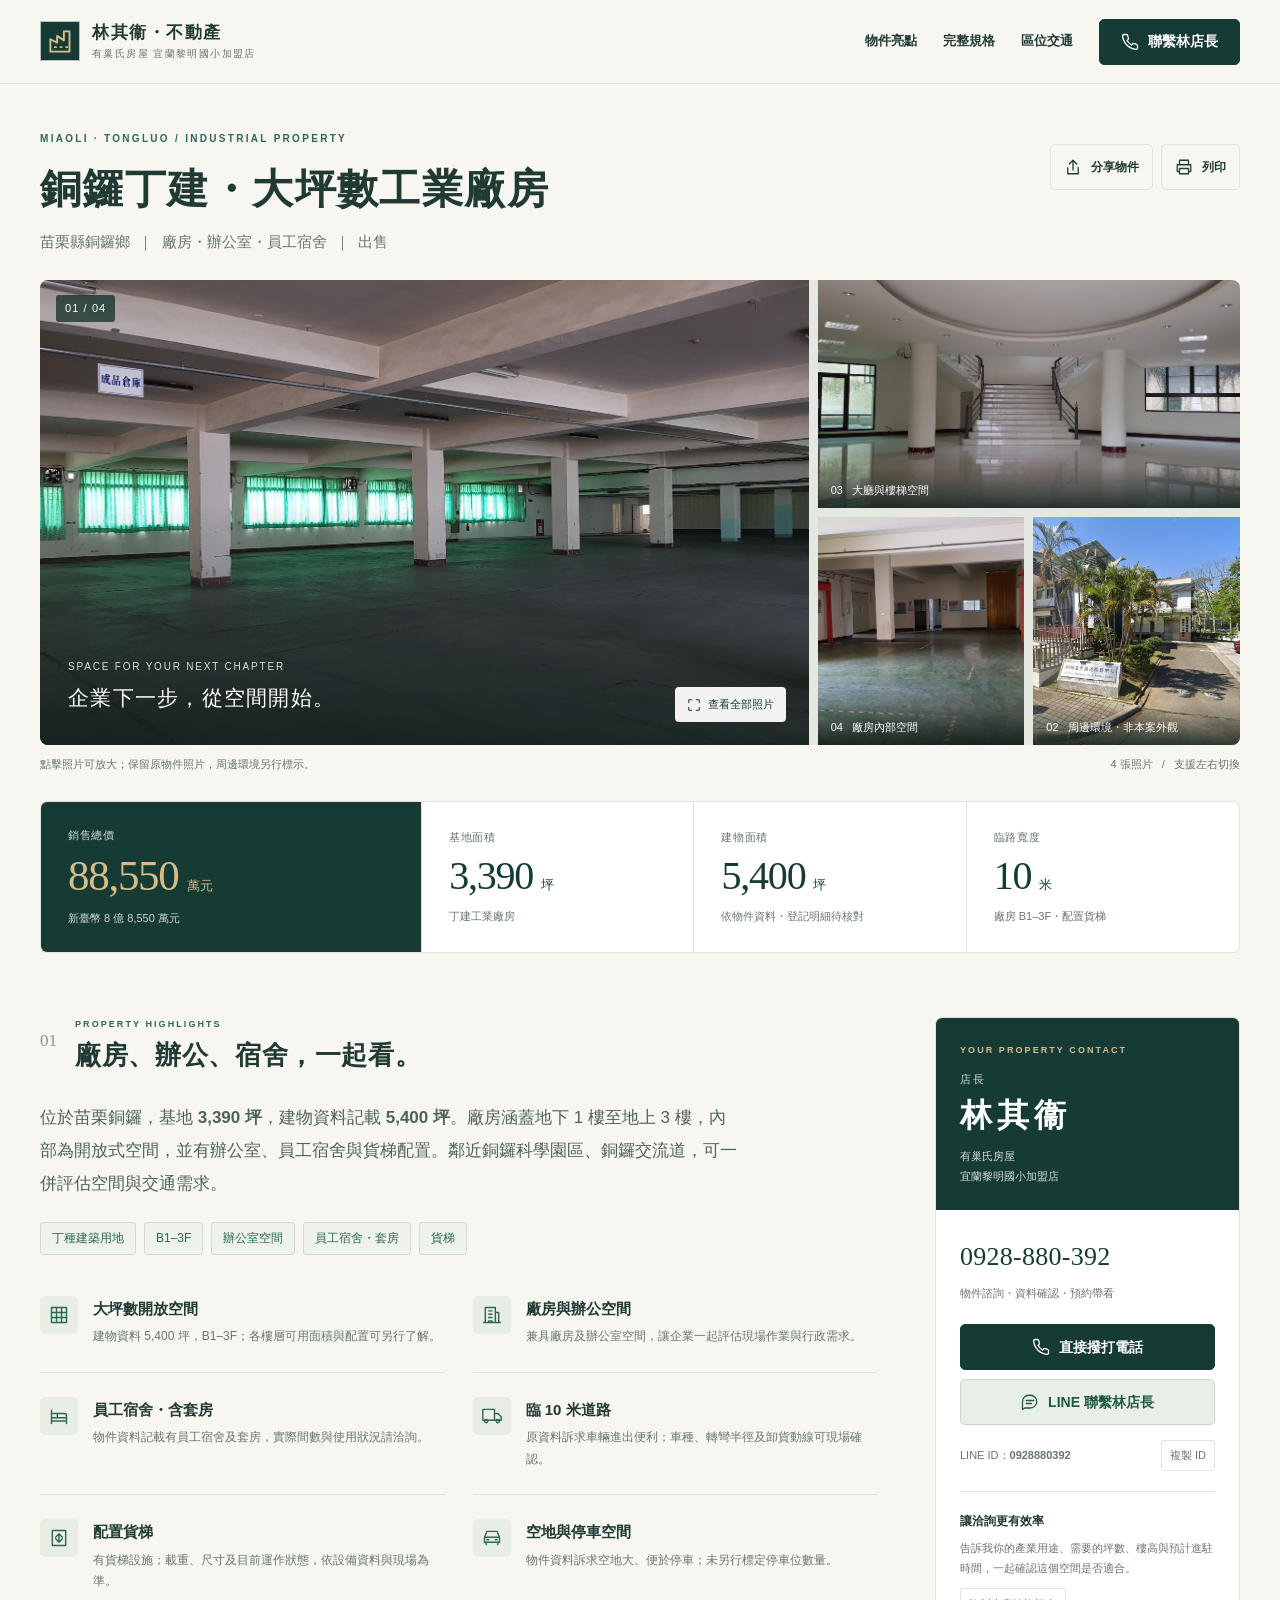
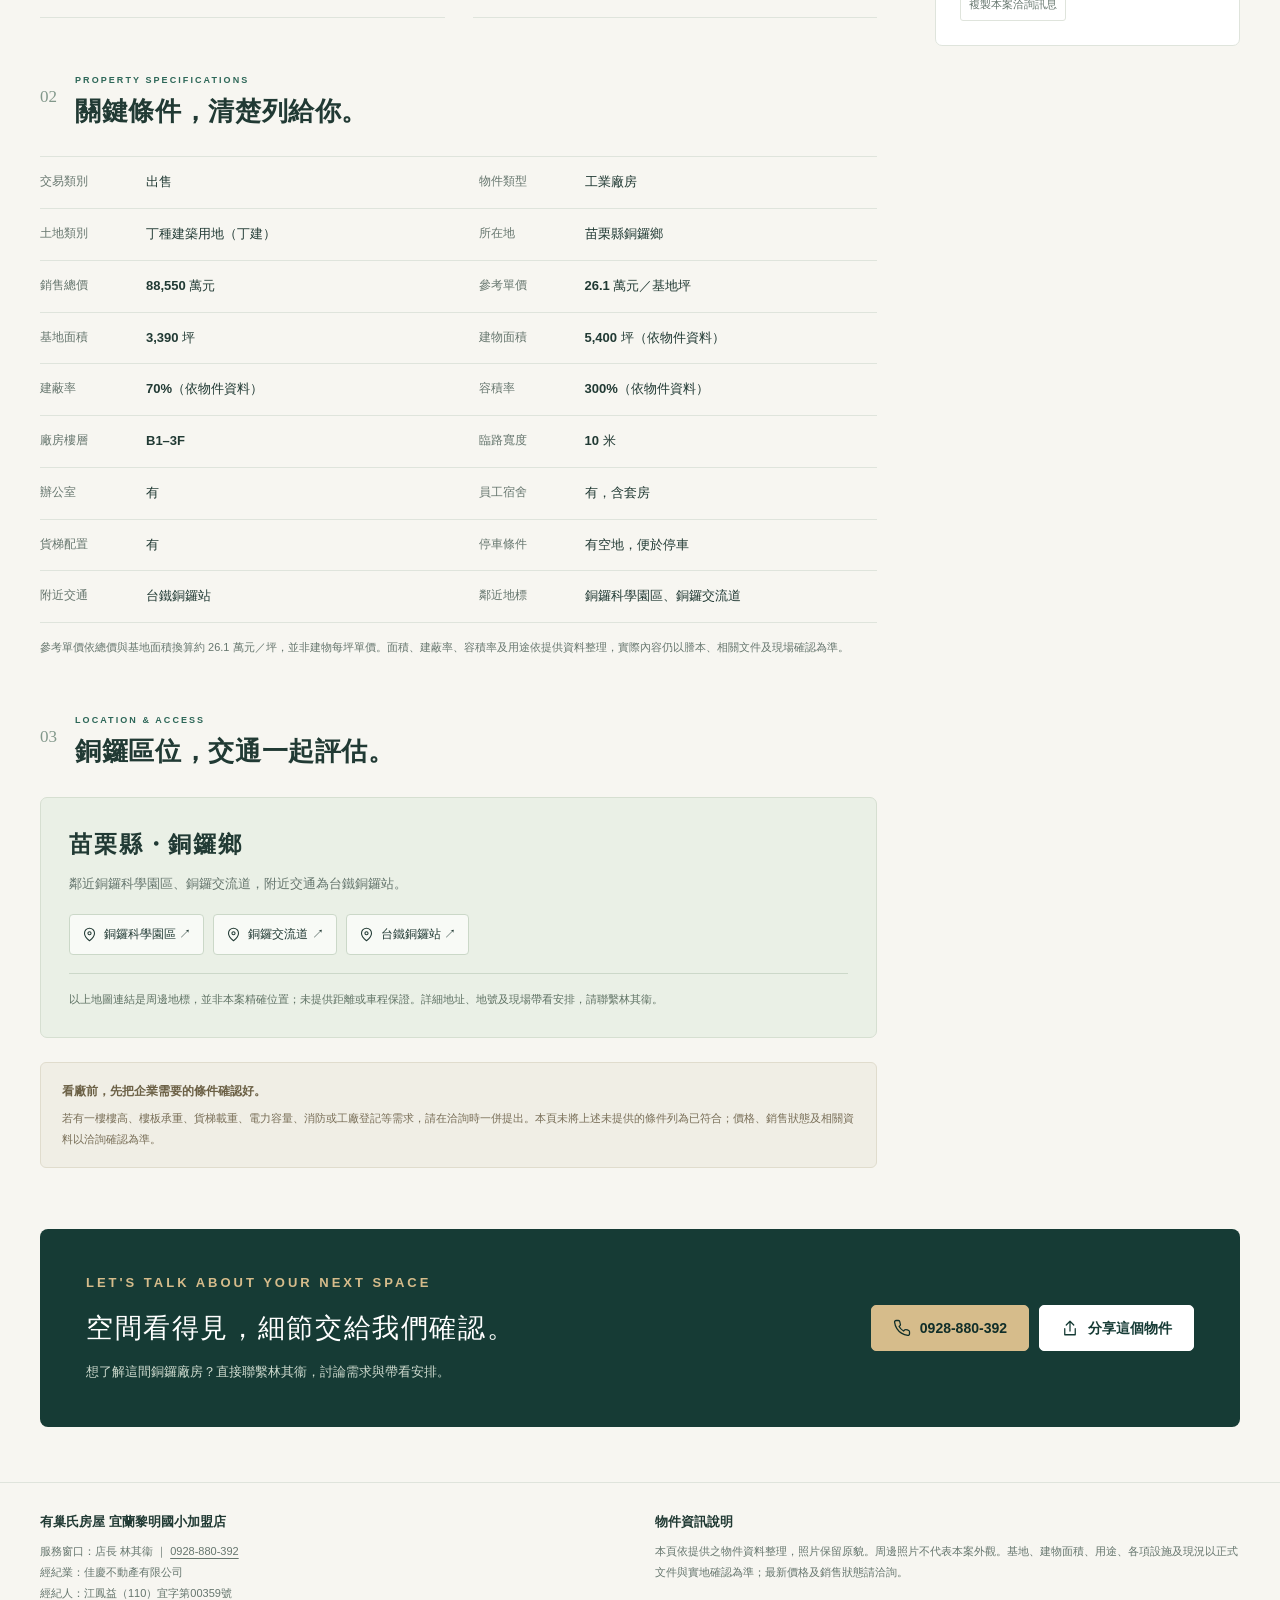
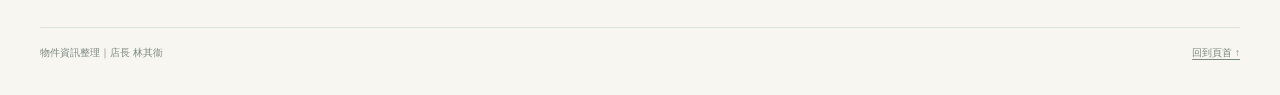
<file: tongluo-factory/index.html>
<!doctype html>
<html lang="zh-Hant-TW">
<head>
<meta charset="utf-8">
<meta name="viewport" content="width=device-width,initial-scale=1,viewport-fit=cover">
<meta name="robots" content="noindex,nofollow,noarchive">
<meta name="referrer" content="no-referrer">
<meta name="theme-color" content="#163b35">
<meta name="description" content="苗栗銅鑼丁建工業廠房｜基地3,390坪、建物資料5,400坪，廠房、辦公室與員工宿舍空間，臨10米路。洽詢店長林其衞 0928-880-392。">
<meta property="og:type" content="website">
<meta property="og:locale" content="zh_TW">
<meta property="og:title" content="苗栗銅鑼｜3,390坪丁建工業廠房・店長林其衞">
<meta property="og:description" content="總價88,550萬元｜建物資料5,400坪・B1–3F・辦公室・員工宿舍・貨梯。預約了解：0928-880-392。">
<meta property="og:url" content="https://larryveryhandsome.github.io/web-design/tongluo-factory/">
<meta property="og:image" content="https://larryveryhandsome.github.io/web-design/tongluo-factory/photos/01.jpg">
<meta property="og:image:alt" content="銅鑼工業廠房室內開放空間">
<meta name="format-detection" content="telephone=no">
<title>銅鑼丁建工業廠房｜店長 林其衞</title>
<link rel="icon" href="data:image/svg+xml,%3Csvg xmlns='http://www.w3.org/2000/svg' viewBox='0 0 64 64'%3E%3Crect width='64' height='64' rx='15' fill='%23163b35'/%3E%3Cpath d='M15 48V27l12 6V23l12 6V16h10v32H15z' fill='none' stroke='%23dbc49a' stroke-width='3'/%3E%3C/svg%3E">
<style>
:root{--forest:#163b35;--deep:#102e29;--green:#2d6758;--gold:#d6bc8b;--ink:#213a34;--muted:#66766e;--paper:#f7f6f1;--line:#dfe4dc;--white:#fff;--serif:Georgia,"Noto Serif TC","Songti TC","PMingLiU",serif;--sans:-apple-system,BlinkMacSystemFont,"Segoe UI","Noto Sans TC","PingFang TC","Microsoft JhengHei",sans-serif}*{box-sizing:border-box}html{scroll-behavior:smooth;scroll-padding-top:96px}body{margin:0;background:var(--paper);font-family:var(--sans);color:var(--ink);line-height:1.75;-webkit-font-smoothing:antialiased}a{color:inherit;text-decoration:none}button,input,textarea{font:inherit}button{cursor:pointer}button,a{-webkit-tap-highlight-color:transparent;touch-action:manipulation}button:focus-visible,a:focus-visible,summary:focus-visible{outline:3px solid #9e7b3e;outline-offset:5px}img{display:block;max-width:100%}button{color:inherit}svg{width:20px;height:20px;fill:none;stroke:currentColor;stroke-width:1.7;stroke-linecap:round;stroke-linejoin:round;flex-shrink:0}p,h1,h2,h3,figure{margin:0}.wrap{width:min(1200px,calc(100% - 72px));margin:auto}.sr{position:absolute;width:1px;height:1px;padding:0;margin:-1px;overflow:hidden;clip:rect(0,0,0,0);white-space:nowrap;border:0}.skip{position:fixed;top:-80px;left:20px;z-index:200;background:white;padding:12px}.skip:focus{top:10px}.topbar{height:84px;background:rgba(247,246,241,.96);border-bottom:1px solid var(--line);position:sticky;top:0;z-index:30;backdrop-filter:blur(14px)}.topbar .wrap{height:100%;display:flex;align-items:center;justify-content:space-between;gap:28px}.brand{display:flex;align-items:center;gap:12px;flex-shrink:0}.brand-mark{width:40px;height:40px;border:1px solid #b7c3b8;display:grid;place-items:center;background:var(--forest);color:var(--gold)}.brand-mark svg{width:27px;height:27px}.brand strong{display:block;font-size:17px;letter-spacing:.09em;line-height:1.4}.brand small{display:block;font-size:10px;letter-spacing:.14em;color:var(--muted)}.nav{display:flex;align-items:center;gap:26px;font-size:13px;font-weight:650}.nav a:not(.btn):hover{color:var(--green)}.btn{display:inline-flex;align-items:center;justify-content:center;gap:9px;min-height:46px;padding:11px 21px;border:1px solid var(--line);border-radius:5px;background:transparent;font-size:14px;font-weight:650;line-height:1.5;transition:background .18s,transform .18s}.btn:hover{background:#e9eee6;transform:translateY(-1px)}.btn.primary{background:var(--forest);border-color:var(--forest);color:white}.btn.primary:hover{background:var(--green)}.btn.gold{color:var(--deep);background:var(--gold);border-color:var(--gold)}.btn.gold:hover{background:#e2cda7}.btn.white{background:white;color:var(--forest);border-color:white}.btn.line{background:#e7efe7;color:#205742;border-color:#c4d8c7}.btn svg{width:18px;height:18px}.eyebrow{color:var(--green);font-size:10px;letter-spacing:.23em;font-weight:750;text-transform:uppercase}.intro{padding:46px 0 25px;display:flex;justify-content:space-between;align-items:flex-start;gap:30px}.intro .eyebrow{margin-bottom:12px}.intro h1{font-family:var(--serif);font-size:clamp(29px,3.2vw,43px);font-weight:650;letter-spacing:.035em;line-height:1.45}.intro .subtitle{color:var(--muted);font-size:15px;margin-top:10px}.intro-actions{display:flex;gap:8px;padding-top:14px}.intro-actions .btn{font-size:12px;padding:9px 13px}.gallery{display:grid;grid-template-columns:minmax(0,1.82fr) minmax(0,1fr);gap:9px;height:465px;overflow:hidden;border-radius:8px;background:#e4e8e0}.shot{position:relative;display:block;width:100%;height:100%;padding:0;border:0;background:var(--deep);overflow:hidden;color:white;text-align:left}.shot img{height:100%;width:100%;object-fit:cover;transition:transform .4s}.shot:hover img{transform:scale(1.025)}.shot-main:after{content:"";position:absolute;inset:48% 0 0;background:linear-gradient(transparent,rgba(12,29,25,.78));pointer-events:none}.shot-side{display:grid;grid-template-columns:1fr 1fr;grid-template-rows:1fr 1fr;gap:9px;min-width:0;min-height:0}.shot-side .shot:first-child{grid-column:1/3}.photo-number{position:absolute;top:15px;left:16px;background:rgba(16,46,41,.75);font-size:11px;letter-spacing:.1em;padding:4px 9px;border-radius:3px;z-index:2}.photo-caption{position:absolute;bottom:28px;left:28px;z-index:2}.photo-caption small{display:block;font-size:10px;letter-spacing:.18em;color:#d9e2d7}.photo-caption strong{display:block;font-size:21px;font-weight:500;margin-top:5px;letter-spacing:.06em}.photo-open{position:absolute;bottom:23px;right:23px;background:rgba(255,255,255,.94);color:var(--forest);border-radius:4px;padding:8px 12px;font-size:11px;display:flex;gap:7px;align-items:center;z-index:2}.photo-open svg{width:14px;height:14px}.small-caption{position:absolute;left:0;right:0;bottom:0;padding:15px 13px 10px;font-size:11px;line-height:1.5;background:linear-gradient(transparent,rgba(10,25,21,.8))}.gallery-note{font-size:11px;color:var(--muted);display:flex;justify-content:space-between;gap:14px;padding:10px 0 0}.summary{margin:27px 0 0;display:grid;grid-template-columns:1.4fr repeat(3,1fr);background:white;border:1px solid var(--line);border-radius:7px;overflow:hidden}.stat{padding:24px 27px;border-right:1px solid var(--line);display:flex;justify-content:center;flex-direction:column;min-width:0}.stat:last-child{border:0}.stat small{font-size:11px;color:var(--muted);letter-spacing:.06em;display:block}.stat strong{font-family:Georgia,serif;font-size:40px;line-height:1.4;font-weight:400;letter-spacing:-.03em;color:var(--forest);white-space:nowrap}.stat strong span{font-family:var(--sans);font-size:13px;margin-left:8px;letter-spacing:0}.stat p{font-size:11px;color:var(--muted);margin-top:3px}.stat-price{background:var(--forest);color:white}.stat-price strong{color:var(--gold);font-size:43px}.stat-price small,.stat-price p{color:#ccd7cc}.main-grid{display:grid;grid-template-columns:minmax(0,1fr) 305px;gap:58px;align-items:start;margin-top:64px}.section{margin-bottom:55px;scroll-margin-top:105px}.section-title{display:flex;align-items:center;gap:18px;margin-bottom:24px}.section-title .index{font-family:Georgia,serif;font-size:17px;color:#82988b;align-self:flex-start;line-height:2.8}.section-title h2{font-size:26px;font-weight:650;letter-spacing:.025em;line-height:1.65}.section-title .eyebrow{font-size:9px;margin-bottom:1px}.lead{font-size:17px;line-height:1.95;color:#4f6359;max-width:700px}.tags{display:flex;gap:8px;flex-wrap:wrap;margin-top:22px}.tag{border:1px solid #cfdbcf;background:#edf2ea;color:var(--green);font-size:12px;padding:5px 11px;border-radius:3px}.features{display:grid;grid-template-columns:1fr 1fr;gap:0 28px;margin-top:17px}.feature{display:flex;align-items:flex-start;gap:15px;padding:24px 0;border-bottom:1px solid var(--line)}.feature-icon{width:38px;height:38px;display:grid;place-items:center;background:#e8eee4;color:var(--green);border-radius:5px;flex-shrink:0}.feature h3{font-size:15px;font-weight:700;margin:0 0 4px}.feature p{font-size:12px;color:var(--muted);line-height:1.8}.facts{display:grid;grid-template-columns:1fr 1fr;border-top:1px solid var(--line);margin:0}.fact{padding:14px 8px 14px 0;border-bottom:1px solid var(--line);display:grid;grid-template-columns:94px 1fr;gap:12px;min-width:0}.fact:nth-child(2n){padding-left:20px}.fact dt{font-size:12px;color:var(--muted)}.fact dd{font-size:13px;font-weight:550;margin:0;overflow-wrap:anywhere}.fact.wide{grid-column:1/-1;padding-left:0}.fact-note{font-size:11px;color:var(--muted);line-height:1.9;margin-top:14px}.place-card{background:#eaf0e6;border:1px solid #d6dfd1;padding:27px 28px;border-radius:7px}.place-card h3{font-family:var(--serif);font-size:23px;margin-bottom:8px;letter-spacing:.08em}.place-card>p{font-size:13px;color:var(--muted)}.places{margin:18px 0;display:flex;gap:9px;flex-wrap:wrap}.place-link{padding:9px 12px;border:1px solid #cbd8c8;background:rgba(255,255,255,.67);display:inline-flex;align-items:center;gap:7px;font-size:12px;border-radius:4px}.place-link svg{width:15px;height:15px}.place-link:hover{background:white}.place-card .place-note{font-size:11px;color:#5f7264;border-top:1px solid #ccd8c9;padding-top:15px;line-height:1.9}.disclosure{background:#f0eee5;border:1px solid #e0dccd;padding:18px 21px;border-radius:6px;margin-top:24px}.disclosure strong{font-size:12px;display:block;margin-bottom:6px;color:#6b6045}.disclosure p{font-size:11px;color:#786e57;line-height:1.9}.advisor{position:sticky;top:110px;background:white;border:1px solid var(--line);border-radius:7px;overflow:hidden}.advisor-top{background:var(--forest);padding:24px;color:white}.advisor-top .eyebrow{color:var(--gold);font-size:9px}.advisor-name{font-size:32px;font-family:var(--serif);letter-spacing:.16em;line-height:1.5;margin:13px 0 8px}.advisor-name small{display:block;font-family:var(--sans);font-size:11px;letter-spacing:.15em;font-weight:400;margin-bottom:3px;color:#d0ddce}.advisor-top p{font-size:11px;color:#d0ddce;line-height:1.8}.advisor-body{padding:24px}.advisor-phone{font-family:Georgia,serif;font-size:26px;white-space:nowrap;letter-spacing:.01em;margin-bottom:4px;display:block;color:var(--forest)}.advisor-body>small{font-size:11px;color:var(--muted);display:block}.advisor-buttons{display:grid;gap:9px;margin:21px 0 15px}.line-id{display:flex;gap:8px;align-items:center;justify-content:space-between;font-size:11px;color:var(--muted)}.text-btn{padding:5px 8px;background:none;border:1px solid var(--line);font-size:11px;border-radius:3px}.text-btn:hover{background:var(--paper)}.advisor-service{border-top:1px solid var(--line);padding-top:18px;margin-top:20px;font-size:11px;color:var(--muted);line-height:1.85}.advisor-service strong{display:block;font-size:12px;color:var(--ink);margin-bottom:5px}.cta-band{margin:6px 0 55px;padding:43px 46px;background:var(--forest);border-radius:8px;display:flex;align-items:center;justify-content:space-between;gap:30px;color:white}.cta-band .eyebrow{color:var(--gold);margin-bottom:10px}.cta-band h2{font-family:var(--serif);font-size:27px;letter-spacing:.06em;margin-bottom:9px;font-weight:500}.cta-band p{color:#cfdbcf;font-size:13px;max-width:540px}.cta-actions{display:flex;gap:10px;flex-shrink:0}.footer{border-top:1px solid var(--line);padding:28px 0 34px}.footer-grid{display:grid;grid-template-columns:1fr 1fr;gap:30px;font-size:11px;color:var(--muted)}.footer-grid strong{font-size:13px;color:var(--ink);display:block;margin-bottom:7px}.footer p{line-height:1.9}.footer a{text-decoration:underline;text-underline-offset:3px}.footer-bottom{display:flex;justify-content:space-between;border-top:1px solid var(--line);padding-top:16px;margin-top:23px;font-size:10px;color:#7d8a80}.mobile-dock{display:none}.toast{position:fixed;left:50%;bottom:28px;transform:translate(-50%,15px);z-index:150;max-width:calc(100% - 28px);padding:12px 19px;background:#132f29;color:white;box-shadow:0 8px 30px #0002;border-radius:6px;font-size:13px;opacity:0;pointer-events:none;transition:opacity .2s,transform .2s;text-align:center}.toast.show{opacity:1;transform:translate(-50%,0)}dialog.lightbox{padding:0;border:0;max-width:96vw;width:1120px;max-height:94dvh;background:#102621;color:white;border-radius:8px;overflow:hidden}dialog::backdrop{background:rgba(6,17,13,.92)}.lightbox-head{height:58px;display:flex;align-items:center;justify-content:space-between;padding:0 20px;font-size:12px;color:#dce5d9}.lightbox-close{width:40px;height:40px;display:grid;place-items:center;background:transparent;border:1px solid #52665a;border-radius:4px;color:white}.lightbox-stage{position:relative;display:grid;place-items:center;min-height:200px;background:#081813}.lightbox-stage img{width:100%;height:min(66dvh,700px);object-fit:contain;touch-action:pan-y pinch-zoom}.lb-arrow{position:absolute;top:50%;transform:translateY(-50%);border:1px solid #84958b;background:#173c35d9;color:white;width:44px;height:50px;display:grid;place-items:center;border-radius:4px;z-index:1}.lb-arrow.prev{left:13px}.lb-arrow.next{right:13px}.lightbox-foot{padding:15px 20px 18px;display:flex;justify-content:space-between;align-items:center;gap:18px}.lightbox-foot strong{font-size:14px;display:block;font-weight:550}.lightbox-foot small{font-size:11px;color:#bccbbe;display:block;margin-top:3px}.lb-dots{display:flex;gap:7px;flex-shrink:0}.lb-dots button{width:28px;height:30px;border:1px solid #536a5b;color:#ccd7cd;font-size:11px;border-radius:3px;background:transparent}.lb-dots button[aria-current=true]{background:var(--gold);border-color:var(--gold);color:var(--deep)}.image-error{color:#d9e0d6;font-size:13px;padding:40px;text-align:center}.print-photos{display:none}
@media(min-width:1500px){.gallery{height:500px}}@media(max-width:1100px){.wrap{width:calc(100% - 48px)}.nav{gap:17px}.main-grid{gap:30px;grid-template-columns:minmax(0,1fr) 280px}.gallery{height:410px}.stat{padding:21px}.stat strong{font-size:34px}.stat-price strong{font-size:38px}.features{gap:0 18px}.fact{grid-template-columns:80px 1fr;gap:7px}.fact:nth-child(2n){padding-left:10px}.cta-band{padding:32px}.cta-actions{flex-direction:column}.cta-band h2{font-size:25px}}@media(max-width:860px){.nav .desktop-link{display:none}.intro-actions{display:none}.gallery{height:375px;grid-template-columns:1.5fr 1fr}.main-grid{grid-template-columns:1fr;gap:0;margin-top:45px}.advisor{position:static;display:grid;grid-template-columns:.9fr 1.1fr;margin-bottom:42px}.advisor-top{padding:27px}.advisor-body{padding:25px}.advisor-buttons{grid-template-columns:1fr 1fr;margin:15px 0}.advisor-service{margin-top:15px;padding-top:12px}.summary{grid-template-columns:1.2fr 1fr 1fr 1fr}.stat{padding:20px 17px}.stat strong{font-size:30px}.stat-price strong{font-size:34px}.photo-caption strong{font-size:18px}.photo-caption{left:20px;bottom:60px}.photo-open{right:15px;bottom:15px}.cta-band{margin-top:0}.section{margin-bottom:42px}.facts .fact{grid-template-columns:95px 1fr}.footer-grid{grid-template-columns:1fr 1fr;gap:22px}}
@media(max-width:600px){html{scroll-padding-top:80px}body{padding-bottom:calc(80px + env(safe-area-inset-bottom))}.wrap{width:calc(100% - 36px)}.topbar{height:70px}.topbar .wrap{gap:10px}.brand{gap:9px}.brand-mark{width:34px;height:34px}.brand-mark svg{width:22px;height:22px}.brand strong{font-size:15px}.brand small{font-size:8px;letter-spacing:.04em}.nav{gap:0}.nav .btn{padding:9px 12px;min-height:39px;font-size:11px}.nav .btn svg{display:none}.intro{padding:29px 0 20px}.intro .eyebrow{font-size:9px;letter-spacing:.15em;margin-bottom:10px}.intro h1{font-size:28px;letter-spacing:0;line-height:1.5}.intro .subtitle{font-size:12px;margin-top:9px;line-height:1.8}.gallery{display:flex;flex-direction:column;height:auto;gap:7px;background:transparent;overflow:visible;border-radius:0}.shot-main{height:auto;aspect-ratio:1.53;border-radius:6px}.shot-main img{object-position:center}.shot-side{display:grid;grid-template-columns:repeat(3,minmax(0,1fr));grid-template-rows:1fr;height:91px;gap:7px}.shot-side .shot:first-child{grid-column:auto}.shot-side .shot{border-radius:4px}.small-caption{font-size:8px;padding:15px 6px 6px}.photo-number{top:11px;left:12px;font-size:9px;padding:3px 8px}.photo-caption{left:16px;bottom:18px}.photo-caption small{font-size:8px}.photo-caption strong{font-size:17px}.photo-open{padding:7px 8px;font-size:9px;top:12px;bottom:auto;right:12px}.photo-open svg{width:12px;height:12px}.gallery-note{font-size:9px;line-height:1.8;padding-top:8px}.gallery-note span:last-child{display:none}.summary{grid-template-columns:1fr 1fr;margin-top:22px}.stat{min-height:108px;padding:17px 21px;border-bottom:1px solid var(--line)}.stat:nth-child(2){border-right:0}.stat:nth-child(3){border-bottom:0}.stat strong{font-size:34px}.stat-price strong{font-size:36px}.stat small{font-size:10px}.stat strong span{font-size:11px;margin-left:5px}.stat p{font-size:9px}.main-grid{margin-top:36px}.section{margin-bottom:36px}.section-title{gap:12px;margin-bottom:18px}.section-title .index{font-size:15px;line-height:2.8}.section-title h2{font-size:23px}.section-title .eyebrow{font-size:8px}.lead{font-size:14px;line-height:2}.tags{gap:6px;margin-top:18px}.tag{font-size:10px;padding:4px 9px}.features{gap:0 17px;margin-top:9px}.feature{display:block;padding:20px 0}.feature-icon{width:33px;height:33px;margin-bottom:11px}.feature-icon svg{width:18px;height:18px}.feature h3{font-size:13px;margin-bottom:5px}.feature p{font-size:11px;line-height:1.85}.facts{grid-template-columns:1fr}.fact,.facts .fact{padding:12px 0!important;grid-template-columns:98px 1fr;gap:10px}.fact dt{font-size:12px}.fact dd{font-size:13px}.fact-note{font-size:10px}.place-card{padding:22px 20px}.place-card h3{font-size:21px}.place-card>p{font-size:12px}.place-link{font-size:11px;padding:8px 10px}.place-card .place-note{font-size:10px}.disclosure{padding:15px 17px;margin-top:18px}.disclosure p{font-size:10px}.advisor{display:block;margin-bottom:33px}.advisor-top{padding:22px 25px}.advisor-name{font-size:31px;margin:10px 0 5px}.advisor-top p{font-size:11px}.advisor-body{padding:22px 25px}.advisor-phone{font-size:29px}.advisor-buttons .btn{font-size:12px;padding:12px 9px}.advisor-service{font-size:11px}.cta-band{padding:27px 24px;display:block;margin-bottom:31px}.cta-band h2{font-size:24px;line-height:1.6}.cta-band p{font-size:12px}.cta-actions{display:flex;flex-direction:row;flex-wrap:wrap;margin-top:21px}.cta-actions .btn{font-size:12px;padding:10px 14px}.footer{padding:23px 0 24px}.footer-grid{grid-template-columns:1fr;gap:17px;font-size:10px}.footer-grid strong{font-size:12px}.footer-bottom{font-size:9px;gap:12px}.mobile-dock{position:fixed;left:0;right:0;bottom:0;z-index:40;display:grid;grid-template-columns:.75fr 1fr 1fr;gap:8px;padding:10px 14px calc(10px + env(safe-area-inset-bottom));background:rgba(247,246,241,.98);border-top:1px solid #d7dfd2;box-shadow:0 -4px 18px #152f260a;backdrop-filter:blur(10px)}.dock-price{line-height:1.4;display:flex;justify-content:center;flex-direction:column;white-space:nowrap}.dock-price small{font-size:9px;color:var(--muted)}.dock-price strong{font-family:Georgia,serif;font-size:20px;color:var(--forest);font-weight:400}.dock-price strong span{font-size:9px;font-family:var(--sans);margin-left:3px}.mobile-dock .btn{padding:10px 5px;font-size:12px;min-height:46px;gap:5px}.mobile-dock svg{width:16px;height:16px}.toast{bottom:calc(90px + env(safe-area-inset-bottom));font-size:12px}.lightbox-head{height:52px;padding:0 14px;font-size:11px}.lightbox-stage img{height:55dvh}.lightbox-foot{padding:13px 14px;display:block}.lightbox-foot strong{font-size:13px}.lightbox-foot small{font-size:10px}.lb-dots{margin-top:12px}.lb-arrow{width:35px;height:43px}.lb-arrow.prev{left:6px}.lb-arrow.next{right:6px}}
@media(max-width:359px){.wrap{width:calc(100% - 28px)}.intro h1{font-size:25px}.brand small{font-size:7px}.stat{padding:16px}.stat strong{font-size:30px}.stat-price strong{font-size:32px}.photo-caption strong{font-size:14px}.photo-open{font-size:8px}.mobile-dock{padding-left:10px;padding-right:10px;gap:5px}.mobile-dock .btn{font-size:11px}.mobile-dock svg{display:none}}
@media(prefers-reduced-motion:reduce){html{scroll-behavior:auto}*,*:before,*:after{transition:none!important;animation:none!important}}
@media print{@page{size:A4;margin:12mm}body{padding:0;background:white;color:black;font-size:10pt}.wrap{width:100%;max-width:none}.topbar{position:static;height:55px;background:white}.nav,.intro-actions,.mobile-dock,.toast,dialog,.photo-open,.cta-band,.advisor-buttons,.line-id button,.places,.advisor-service,.skip{display:none!important}.intro{padding:20px 0 14px}.intro h1{font-size:25pt}.gallery{height:230px;display:grid;grid-template-columns:1.8fr 1fr}.shot-side{height:auto;display:grid;grid-template-columns:1fr 1fr;grid-template-rows:1fr 1fr}.shot-side .shot:first-child{grid-column:1/3}.photo-caption{bottom:15px}.summary{margin-top:15px;grid-template-columns:1.4fr repeat(3,1fr)}.stat{padding:12px 15px;min-height:0}.stat strong,.stat-price strong{font-size:25pt}.stat-price{background:#eee;color:black}.stat-price strong,.stat-price small,.stat-price p{color:black}.main-grid{display:block;margin-top:25px}.section{margin-bottom:25px;break-inside:avoid}.section-title{margin-bottom:12px}.section-title h2{font-size:18pt}.lead{font-size:10pt}.features{grid-template-columns:repeat(3,1fr);gap:14px}.feature{display:block;padding:12px 0}.feature-icon{display:none}.feature h3{font-size:10pt}.feature p{font-size:9pt}.fact{padding:9px 0}.advisor{position:static;display:flex;break-inside:avoid;margin-top:18px}.advisor-top{background:white;color:black;padding:18px;width:50%}.advisor-top p,.advisor-top .eyebrow,.advisor-name small{color:#444}.advisor-name{font-size:22pt;margin:3px 0}.advisor-body{padding:18px;width:50%}.advisor-body:after{content:"LINE ID：0928880392";display:block;font-size:10pt;margin-top:8px}.advisor-phone{font-size:20pt}.footer{padding:15px 0}.footer-grid{display:grid;grid-template-columns:1fr 1fr}.shot img{print-color-adjust:exact;-webkit-print-color-adjust:exact}.facts{grid-template-columns:1fr 1fr}.fact:nth-child(2n){padding-left:18px}.place-card{padding:18px}.gallery-note{font-size:8pt}.gallery-note span:last-child{display:none}.footer-bottom{font-size:8pt}}
</style>
</head>
<body>
<svg aria-hidden="true" style="position:absolute;width:0;height:0;overflow:hidden"><defs>
<symbol id="i-factory" viewBox="0 0 24 24"><path d="M3 21V10l6 3V7l6 4V3h5v18H3Z"/><path d="M7 17h1m4 0h1m4 0h1"/></symbol>
<symbol id="i-phone" viewBox="0 0 24 24"><path d="M22 16.9v3a2 2 0 0 1-2.2 2 19.8 19.8 0 0 1-8.6-3.1 19.5 19.5 0 0 1-6-6A19.8 19.8 0 0 1 2.1 4.2 2 2 0 0 1 4.1 2h3a2 2 0 0 1 2 1.7c.1 1 .4 2 .7 2.9a2 2 0 0 1-.4 2.1L8.1 10a16 16 0 0 0 6 6l1.3-1.3a2 2 0 0 1 2.1-.4c.9.3 1.9.6 2.9.7a2 2 0 0 1 1.6 1.9Z"/></symbol>
<symbol id="i-chat" viewBox="0 0 24 24"><path d="M21 11.5a8.5 8.5 0 0 1-8.5 8.5H5l-3 2V11.5A8.5 8.5 0 0 1 10.5 3h2a8.5 8.5 0 0 1 8.5 8.5Z"/><path d="M7 10h10M7 14h7"/></symbol>
<symbol id="i-expand" viewBox="0 0 24 24"><path d="M8 3H3v5m13-5h5v5M3 16v5h5m13-5v5h-5"/></symbol>
<symbol id="i-share" viewBox="0 0 24 24"><path d="M12 16V3m-5 5 5-5 5 5M5 13v8h14v-8"/></symbol>
<symbol id="i-print" viewBox="0 0 24 24"><path d="M6 9V3h12v6M6 18H3V9h18v9h-3M6 14h12v7H6Z"/></symbol>
<symbol id="i-pin" viewBox="0 0 24 24"><path d="M20 10c0 6-8 12-8 12S4 16 4 10a8 8 0 1 1 16 0Z"/><circle cx="12" cy="10" r="2.5"/></symbol>
<symbol id="i-grid" viewBox="0 0 24 24"><path d="M3 3h18v18H3ZM3 9h18M3 15h18M9 3v18M15 3v18"/></symbol>
<symbol id="i-office" viewBox="0 0 24 24"><path d="M4 21V3h12v18m0-12h4v12M2 21h20M8 7h4M8 11h4M8 15h4m-4 6v-2h4v2"/></symbol>
<symbol id="i-bed" viewBox="0 0 24 24"><path d="M3 18V5m0 9h18v7m-18 0v-3h18M3 9h7v5m0-5h8a3 3 0 0 1 3 3v2"/></symbol>
<symbol id="i-truck" viewBox="0 0 24 24"><path d="M1 4h14v13H1V4Zm14 5h4l4 4v4h-8"/><circle cx="5" cy="18" r="2"/><circle cx="19" cy="18" r="2"/></symbol>
<symbol id="i-lift" viewBox="0 0 24 24"><path d="M4 3h16v18H4ZM8 11l4-4 4 4m-4-4v10m-4-4 4 4 4-4"/></symbol>
<symbol id="i-car" viewBox="0 0 24 24"><path d="M3 17V11l3-7h12l3 7v6H3ZM3 11h18M5 17v3m14-3v3M6 14h2m8 0h2"/></symbol>
<symbol id="i-close" viewBox="0 0 24 24"><path d="m6 6 12 12M6 18 18 6"/></symbol>
<symbol id="i-left" viewBox="0 0 24 24"><path d="m15 5-7 7 7 7"/></symbol>
<symbol id="i-right" viewBox="0 0 24 24"><path d="m9 5 7 7-7 7"/></symbol>
</defs></svg>
<a class="skip" href="#main">跳至物件內容</a>
<header class="topbar"><div class="wrap"><a class="brand" href="#top" aria-label="林其衞不動產，回到頁首"><span class="brand-mark"><svg aria-hidden="true"><use href="#i-factory"/></svg></span><span><strong>林其衞・不動產</strong><small>有巢氏房屋 宜蘭黎明國小加盟店</small></span></a><nav class="nav" aria-label="頁面導覽"><a class="desktop-link" href="#overview">物件亮點</a><a class="desktop-link" href="#specifications">完整規格</a><a class="desktop-link" href="#location">區位交通</a><a class="btn primary" href="#contact"><svg aria-hidden="true"><use href="#i-phone"/></svg>聯繫林店長</a></nav></div></header>
<main id="main" class="wrap">
<section id="top" class="intro" aria-labelledby="page-title"><div><p class="eyebrow">MIAOLI · TONGLUO / INDUSTRIAL PROPERTY</p><h1 id="page-title">銅鑼丁建・大坪數工業廠房</h1><p class="subtitle">苗栗縣銅鑼鄉 &nbsp;｜&nbsp; 廠房・辦公室・員工宿舍 &nbsp;｜&nbsp; 出售</p></div><div class="intro-actions"><button class="btn" id="share-top" type="button"><svg aria-hidden="true"><use href="#i-share"/></svg>分享物件</button><button class="btn" id="print-top" type="button"><svg aria-hidden="true"><use href="#i-print"/></svg>列印</button></div></section>
<section aria-label="物件與周邊照片，共四張">
<div class="gallery">
<button class="shot shot-main" data-photo="0" type="button" aria-label="放大照片一：廠房室內開放空間"><img src="photos/01.jpg" alt="銅鑼工業廠房室內：柱列、窗戶與開放空間" width="1000" height="562" fetchpriority="high"><span class="photo-number">01 / 04</span><span class="photo-caption"><small>SPACE FOR YOUR NEXT CHAPTER</small><strong>企業下一步，從空間開始。</strong></span><span class="photo-open"><svg aria-hidden="true"><use href="#i-expand"/></svg>查看全部照片</span></button>
<div class="shot-side">
<button class="shot" data-photo="2" type="button" aria-label="放大照片三：大廳與樓梯空間"><img src="photos/03.jpg" alt="廠房大廳與樓梯空間" width="1000" height="562"><span class="small-caption">03 &nbsp; 大廳與樓梯空間</span></button>
<button class="shot" data-photo="3" type="button" aria-label="放大照片四：廠房內部與貨梯區域"><img src="photos/04.jpg" alt="廠房內部、貨梯門與走道空間" width="1000" height="562"><span class="small-caption">04 &nbsp; 廠房內部空間</span></button>
<button class="shot" data-photo="1" type="button" aria-label="放大照片二：周邊銅鑼產業園區服務中心，非本案外觀"><img src="photos/02.jpg" alt="周邊環境：銅鑼產業園區服務中心，並非出售廠房的外觀" width="1000" height="621"><span class="small-caption">02 &nbsp; 周邊環境・非本案外觀</span></button>
</div></div>
<p class="gallery-note"><span>點擊照片可放大；保留原物件照片，周邊環境另行標示。</span><span>4 張照片 &nbsp; / &nbsp; 支援左右切換</span></p>
</section>
<section class="summary" aria-label="物件重要數據">
<div class="stat stat-price"><small>銷售總價</small><strong>88,550<span>萬元</span></strong><p>新臺幣 8 億 8,550 萬元</p></div>
<div class="stat"><small>基地面積</small><strong>3,390<span>坪</span></strong><p>丁建工業廠房</p></div>
<div class="stat"><small>建物面積</small><strong>5,400<span>坪</span></strong><p>依物件資料・登記明細待核對</p></div>
<div class="stat"><small>臨路寬度</small><strong>10<span>米</span></strong><p>廠房 B1–3F・配置貨梯</p></div>
</section>
<div class="main-grid"><div class="main-content">
<section id="overview" class="section"><div class="section-title"><span class="index">01</span><div><p class="eyebrow">PROPERTY HIGHLIGHTS</p><h2>廠房、辦公、宿舍，一起看。</h2></div></div><p class="lead">位於苗栗銅鑼，基地 <b>3,390 坪</b>，建物資料記載 <b>5,400 坪</b>。廠房涵蓋地下 1 樓至地上 3 樓，內部為開放式空間，並有辦公室、員工宿舍與貨梯配置。鄰近銅鑼科學園區、銅鑼交流道，可一併評估空間與交通需求。</p><div class="tags"><span class="tag">丁種建築用地</span><span class="tag">B1–3F</span><span class="tag">辦公室空間</span><span class="tag">員工宿舍・套房</span><span class="tag">貨梯</span></div>
<div class="features">
<article class="feature"><span class="feature-icon"><svg aria-hidden="true"><use href="#i-grid"/></svg></span><div><h3>大坪數開放空間</h3><p>建物資料 5,400 坪，B1–3F；各樓層可用面積與配置可另行了解。</p></div></article>
<article class="feature"><span class="feature-icon"><svg aria-hidden="true"><use href="#i-office"/></svg></span><div><h3>廠房與辦公空間</h3><p>兼具廠房及辦公室空間，讓企業一起評估現場作業與行政需求。</p></div></article>
<article class="feature"><span class="feature-icon"><svg aria-hidden="true"><use href="#i-bed"/></svg></span><div><h3>員工宿舍・含套房</h3><p>物件資料記載有員工宿舍及套房，實際間數與使用狀況請洽詢。</p></div></article>
<article class="feature"><span class="feature-icon"><svg aria-hidden="true"><use href="#i-truck"/></svg></span><div><h3>臨 10 米道路</h3><p>原資料訴求車輛進出便利；車種、轉彎半徑及卸貨動線可現場確認。</p></div></article>
<article class="feature"><span class="feature-icon"><svg aria-hidden="true"><use href="#i-lift"/></svg></span><div><h3>配置貨梯</h3><p>有貨梯設施；載重、尺寸及目前運作狀態，依設備資料與現場為準。</p></div></article>
<article class="feature"><span class="feature-icon"><svg aria-hidden="true"><use href="#i-car"/></svg></span><div><h3>空地與停車空間</h3><p>物件資料訴求空地大、便於停車；未另行標定停車位數量。</p></div></article>
</div></section>
<section id="specifications" class="section"><div class="section-title"><span class="index">02</span><div><p class="eyebrow">PROPERTY SPECIFICATIONS</p><h2>關鍵條件，清楚列給你。</h2></div></div>
<dl class="facts">
<div class="fact"><dt>交易類別</dt><dd>出售</dd></div><div class="fact"><dt>物件類型</dt><dd>工業廠房</dd></div>
<div class="fact"><dt>土地類別</dt><dd>丁種建築用地（丁建）</dd></div><div class="fact"><dt>所在地</dt><dd>苗栗縣銅鑼鄉</dd></div>
<div class="fact"><dt>銷售總價</dt><dd>88,550 萬元</dd></div><div class="fact"><dt>參考單價</dt><dd>26.1 萬元／基地坪</dd></div>
<div class="fact"><dt>基地面積</dt><dd>3,390 坪</dd></div><div class="fact"><dt>建物面積</dt><dd>5,400 坪（依物件資料）</dd></div>
<div class="fact"><dt>建蔽率</dt><dd>70%（依物件資料）</dd></div><div class="fact"><dt>容積率</dt><dd>300%（依物件資料）</dd></div>
<div class="fact"><dt>廠房樓層</dt><dd>B1–3F</dd></div><div class="fact"><dt>臨路寬度</dt><dd>10 米</dd></div>
<div class="fact"><dt>辦公室</dt><dd>有</dd></div><div class="fact"><dt>員工宿舍</dt><dd>有，含套房</dd></div>
<div class="fact"><dt>貨梯配置</dt><dd>有</dd></div><div class="fact"><dt>停車條件</dt><dd>有空地，便於停車</dd></div>
<div class="fact"><dt>附近交通</dt><dd>台鐵銅鑼站</dd></div><div class="fact"><dt>鄰近地標</dt><dd>銅鑼科學園區、銅鑼交流道</dd></div>
</dl><p class="fact-note">參考單價依總價與基地面積換算約 26.1 萬元／坪，並非建物每坪單價。面積、建蔽率、容積率及用途依提供資料整理，實際內容仍以謄本、相關文件及現場確認為準。</p>
</section>
<section id="location" class="section"><div class="section-title"><span class="index">03</span><div><p class="eyebrow">LOCATION & ACCESS</p><h2>銅鑼區位，交通一起評估。</h2></div></div><div class="place-card"><h3>苗栗縣・銅鑼鄉</h3><p>鄰近銅鑼科學園區、銅鑼交流道，附近交通為台鐵銅鑼站。</p><div class="places"><a class="place-link" href="https://www.google.com/maps/search/?api=1&amp;query=銅鑼科學園區" target="_blank" rel="noopener noreferrer"><svg aria-hidden="true"><use href="#i-pin"/></svg>銅鑼科學園區 ↗</a><a class="place-link" href="https://www.google.com/maps/search/?api=1&amp;query=銅鑼交流道" target="_blank" rel="noopener noreferrer"><svg aria-hidden="true"><use href="#i-pin"/></svg>銅鑼交流道 ↗</a><a class="place-link" href="https://www.google.com/maps/search/?api=1&amp;query=台鐵銅鑼站" target="_blank" rel="noopener noreferrer"><svg aria-hidden="true"><use href="#i-pin"/></svg>台鐵銅鑼站 ↗</a></div><p class="place-note">以上地圖連結是周邊地標，並非本案精確位置；未提供距離或車程保證。詳細地址、地號及現場帶看安排，請聯繫林其衞。</p></div><div class="disclosure"><strong>看廠前，先把企業需要的條件確認好。</strong><p>若有一樓樓高、樓板承重、貨梯載重、電力容量、消防或工廠登記等需求，請在洽詢時一併提出。本頁未將上述未提供的條件列為已符合；價格、銷售狀態及相關資料以洽詢確認為準。</p></div></section>
</div>
<aside id="contact" class="advisor" aria-labelledby="advisor-name"><div class="advisor-top"><p class="eyebrow">YOUR PROPERTY CONTACT</p><h2 id="advisor-name" class="advisor-name"><small>店長</small>林其衞</h2><p>有巢氏房屋<br>宜蘭黎明國小加盟店</p></div><div class="advisor-body"><a class="advisor-phone" href="tel:+886928880392">0928-880-392</a><small>物件諮詢・資料確認・預約帶看</small><div class="advisor-buttons"><a class="btn primary" href="tel:+886928880392"><svg aria-hidden="true"><use href="#i-phone"/></svg>直接撥打電話</a><a class="btn line" href="https://line.me/ti/p/~0928880392" target="_blank" rel="noopener noreferrer"><svg aria-hidden="true"><use href="#i-chat"/></svg>LINE 聯繫林店長</a></div><div class="line-id"><span>LINE ID：<b>0928880392</b></span><button class="text-btn" type="button" data-copy-line>複製 ID</button></div><div class="advisor-service"><strong>讓洽詢更有效率</strong>告訴我你的產業用途、需要的坪數、樓高與預計進駐時間，一起確認這個空間是否適合。<br><button class="text-btn" style="margin-top:10px" type="button" id="copy-inquiry">複製本案洽詢訊息</button></div></div></aside>
</div>
<section class="cta-band" aria-labelledby="cta-title"><div><p class="eyebrow">LET'S TALK ABOUT YOUR NEXT SPACE</p><h2 id="cta-title">空間看得見，細節交給我們確認。</h2><p>想了解這間銅鑼廠房？直接聯繫林其衞，討論需求與帶看安排。</p></div><div class="cta-actions"><a class="btn gold" href="tel:+886928880392"><svg aria-hidden="true"><use href="#i-phone"/></svg>0928-880-392</a><button class="btn white" type="button" id="share-bottom"><svg aria-hidden="true"><use href="#i-share"/></svg>分享這個物件</button></div></section>
</main>
<footer class="footer"><div class="wrap"><div class="footer-grid"><div><strong>有巢氏房屋 宜蘭黎明國小加盟店</strong><p>服務窗口：店長 林其衞 ｜ <a href="tel:+886928880392">0928-880-392</a><br>經紀業：佳慶不動產有限公司<br>經紀人：江鳳益（110）宜字第00359號</p></div><div><strong>物件資訊說明</strong><p>本頁依提供之物件資料整理，照片保留原貌。周邊照片不代表本案外觀。基地、建物面積、用途、各項設施及現況以正式文件與實地確認為準；最新價格及銷售狀態請洽詢。</p></div></div><div class="footer-bottom"><span>物件資訊整理｜店長 林其衞</span><a href="#top">回到頁首 ↑</a></div></div></footer>
<div class="mobile-dock" aria-label="快速聯繫"><div class="dock-price"><small>銷售總價</small><strong>88,550<span>萬</span></strong></div><a class="btn primary" href="tel:+886928880392"><svg aria-hidden="true"><use href="#i-phone"/></svg>電話洽詢</a><a class="btn line" href="https://line.me/ti/p/~0928880392" target="_blank" rel="noopener noreferrer"><svg aria-hidden="true"><use href="#i-chat"/></svg>LINE 聯繫</a></div>
<dialog class="lightbox" id="lightbox" aria-label="物件照片檢視器"><div class="lightbox-head"><span id="lb-counter">01 / 04</span><button class="lightbox-close" id="lb-close" type="button" aria-label="關閉照片"><svg aria-hidden="true"><use href="#i-close"/></svg></button></div><div class="lightbox-stage" id="lb-stage"><button class="lb-arrow prev" id="lb-prev" type="button" aria-label="上一張照片"><svg aria-hidden="true"><use href="#i-left"/></svg></button><img id="lb-image" src="photos/01.jpg" alt="銅鑼工業廠房室內開放空間" width="1000" height="562"><button class="lb-arrow next" id="lb-next" type="button" aria-label="下一張照片"><svg aria-hidden="true"><use href="#i-right"/></svg></button></div><div class="lightbox-foot"><div aria-live="polite"><strong id="lb-title">廠房室內開放空間</strong><small id="lb-note">現況以實地確認為準。</small></div><div class="lb-dots" aria-label="選擇照片"><button type="button" data-lb="0" aria-label="第一張照片" aria-current="true">1</button><button type="button" data-lb="1" aria-label="第二張照片" aria-current="false">2</button><button type="button" data-lb="2" aria-label="第三張照片" aria-current="false">3</button><button type="button" data-lb="3" aria-label="第四張照片" aria-current="false">4</button></div></div></dialog>
<div class="toast" id="toast" role="status" aria-live="polite"></div>
<script>
'use strict';
const SITE_URL='https://larryveryhandsome.github.io/web-design/tongluo-factory/';
const PHOTOS=[
 {src:'photos/01.jpg',title:'廠房室內開放空間',note:'物件照片保留原貌；空間與現況以實地確認為準。'},
 {src:'photos/02.jpg',title:'周邊環境｜銅鑼產業園區服務中心',note:'這是周邊環境照片，並非本案出售廠房的外觀。圖片中的地圖標示保留原貌。'},
 {src:'photos/03.jpg',title:'大廳與樓梯空間',note:'物件照片保留原貌；空間與現況以實地確認為準。'},
 {src:'photos/04.jpg',title:'廠房內部與貨梯區域',note:'設備規格、載重及運作狀態，請洽詢確認。'}
];
const dialog=document.querySelector('#lightbox'), lbImage=document.querySelector('#lb-image');
let photoIndex=0,previousFocus=null,scrollBefore='',toastTimer;
function showPhoto(index){photoIndex=(index+PHOTOS.length)%PHOTOS.length;const p=PHOTOS[photoIndex];lbImage.src=p.src;lbImage.alt=p.title;document.querySelector('#lb-title').textContent=p.title;document.querySelector('#lb-note').textContent=p.note;document.querySelector('#lb-counter').textContent=String(photoIndex+1).padStart(2,'0')+' / 04';document.querySelectorAll('[data-lb]').forEach(b=>b.setAttribute('aria-current',String(Number(b.dataset.lb)===photoIndex)));}
function openPhoto(index){showPhoto(index);if(typeof dialog.showModal!=='function'){window.open(PHOTOS[photoIndex].src,'_blank','noopener');return;}previousFocus=document.activeElement;scrollBefore=document.body.style.overflow;document.body.style.overflow='hidden';dialog.showModal();document.querySelector('#lb-close').focus();}
function closePhoto(){dialog.close();}
document.querySelectorAll('[data-photo]').forEach(b=>b.addEventListener('click',()=>openPhoto(Number(b.dataset.photo))));
document.querySelectorAll('[data-lb]').forEach(b=>b.addEventListener('click',()=>showPhoto(Number(b.dataset.lb))));
document.querySelector('#lb-close').addEventListener('click',closePhoto);
document.querySelector('#lb-prev').addEventListener('click',()=>showPhoto(photoIndex-1));document.querySelector('#lb-next').addEventListener('click',()=>showPhoto(photoIndex+1));
dialog.addEventListener('close',()=>{document.body.style.overflow=scrollBefore;if(previousFocus)previousFocus.focus({preventScroll:true});});
dialog.addEventListener('click',e=>{if(e.target===dialog){const r=dialog.getBoundingClientRect();if(e.clientX<r.left||e.clientX>r.right||e.clientY<r.top||e.clientY>r.bottom)closePhoto();}});
dialog.addEventListener('keydown',e=>{if(e.key==='ArrowLeft'){e.preventDefault();showPhoto(photoIndex-1);}if(e.key==='ArrowRight'){e.preventDefault();showPhoto(photoIndex+1);}});
let touchStartX=null,touchStartY=null;
lbImage.addEventListener('touchstart',e=>{if(e.touches.length!==1){touchStartX=null;return;}touchStartX=e.touches[0].clientX;touchStartY=e.touches[0].clientY;},{passive:true});
lbImage.addEventListener('touchend',e=>{if(touchStartX===null||!e.changedTouches.length)return;const dx=e.changedTouches[0].clientX-touchStartX,dy=e.changedTouches[0].clientY-touchStartY;if(Math.abs(dx)>55&&Math.abs(dx)>Math.abs(dy)*1.5)showPhoto(photoIndex+(dx<0?1:-1));touchStartX=null;},{passive:true});
function toast(message){const el=document.querySelector('#toast');el.textContent=message;el.classList.add('show');clearTimeout(toastTimer);toastTimer=setTimeout(()=>el.classList.remove('show'),3500);}
async function copyText(text,success){try{if(navigator.clipboard&&window.isSecureContext){await navigator.clipboard.writeText(text);}else{const t=document.createElement('textarea');t.value=text;t.style.cssText='position:fixed;top:0;left:-9999px';document.body.appendChild(t);t.select();const copied=document.execCommand('copy');t.remove();if(!copied)throw new Error('copy');}toast(success);}catch{window.prompt('請長按或選取後複製：',text);}}
document.querySelectorAll('[data-copy-line]').forEach(b=>b.addEventListener('click',()=>copyText('0928880392','已複製 LINE ID：0928880392')));
document.querySelector('#copy-inquiry').addEventListener('click',()=>copyText('林店長您好，我想了解銅鑼丁建工業廠房（基地3,390坪、建物資料5,400坪、總價88,550萬元）。\n我的產業用途：\n需要的坪數／樓高：\n預計進駐時間：\n方便聯繫的時間：\n'+SITE_URL,'已複製洽詢訊息，請貼到與林店長的 LINE 對話。'));
async function share(){const data={title:'銅鑼丁建工業廠房｜店長 林其衞',text:'基地3,390坪・建物資料5,400坪・88,550萬元。洽詢林其衞 0928-880-392。',url:SITE_URL};if(navigator.share){try{await navigator.share(data);return;}catch(error){if(error.name==='AbortError')return;}}await copyText(SITE_URL,'已複製物件網址，可貼到 LINE 分享。');}
document.querySelector('#share-top').addEventListener('click',share);document.querySelector('#share-bottom').addEventListener('click',share);document.querySelector('#print-top').addEventListener('click',()=>window.print());
</script>
</body>
</html>
</file>
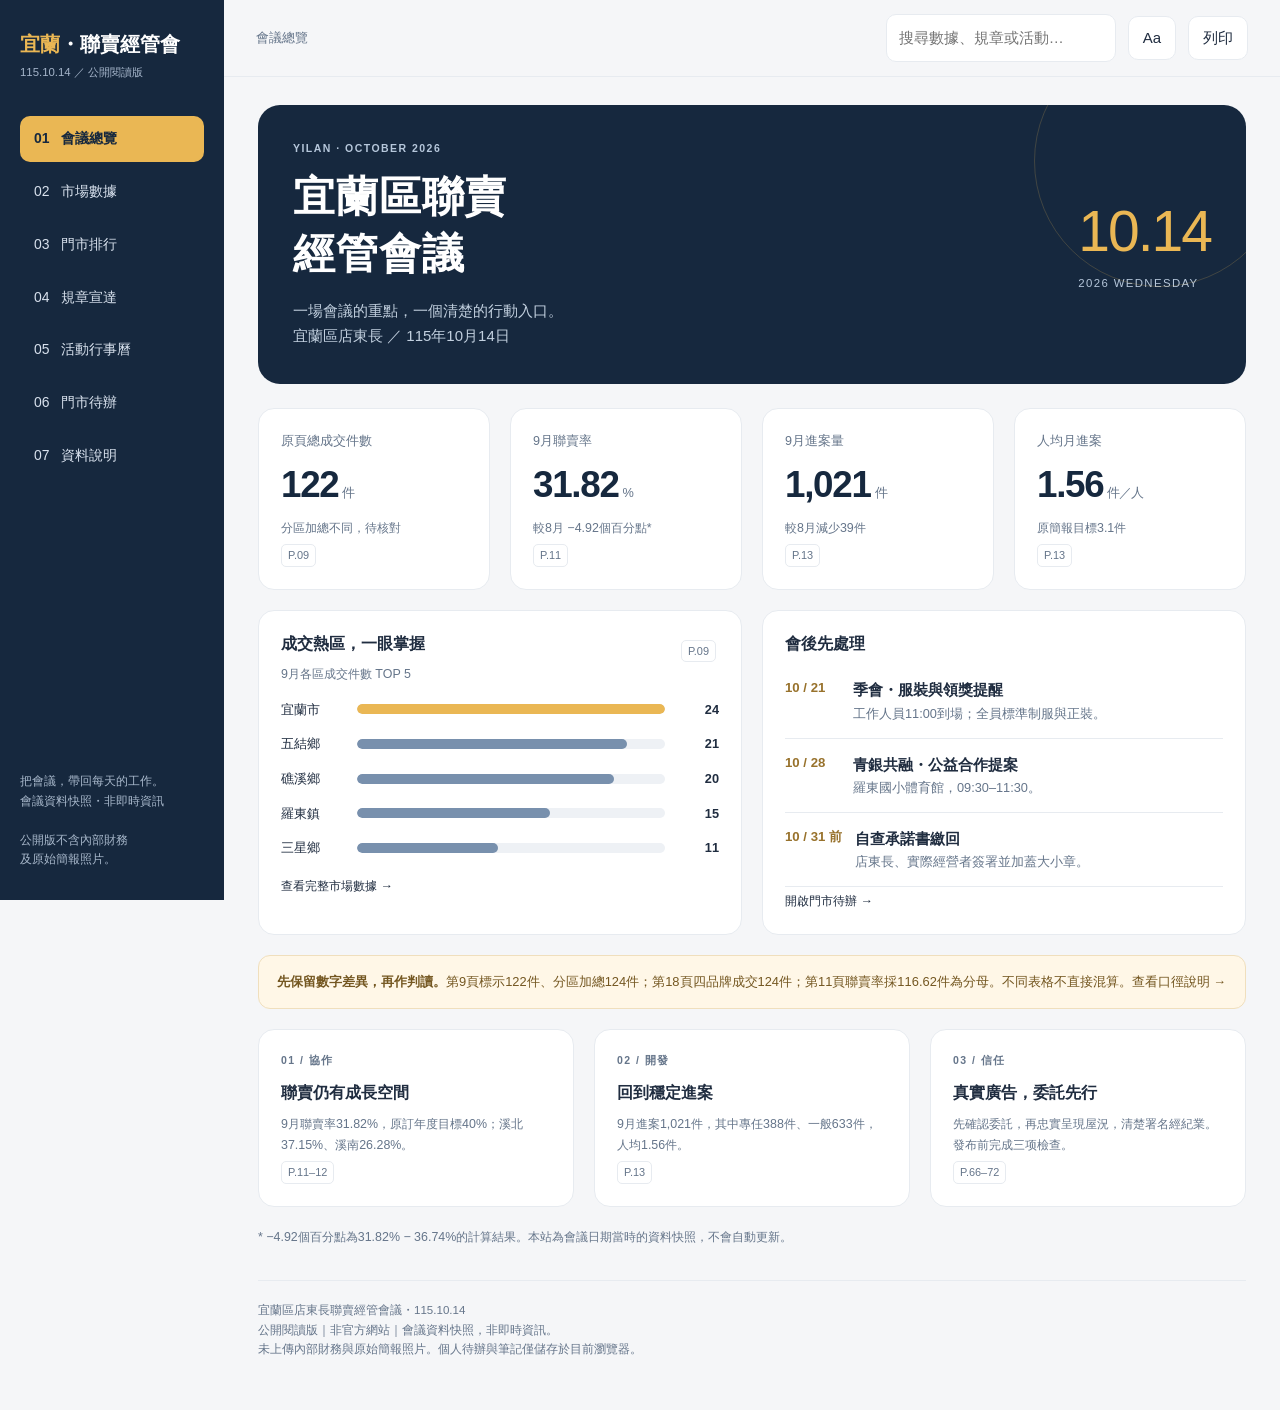
<file: yilan-meeting-20261014/index.html>
<!doctype html>
<html lang="zh-Hant">
<head>
<meta charset="utf-8"><meta name="viewport" content="width=device-width,initial-scale=1,viewport-fit=cover"><meta name="robots" content="noindex,nofollow,noarchive"><meta name="referrer" content="no-referrer"><meta name="theme-color" content="#16283e">
<meta name="description" content="115年10月14日宜蘭區聯賣經管會議公開閱讀版：市場數據、門市排行、會議宣達、活動行事曆與個人待辦。"><title>宜蘭區聯賣經管會議｜115.10.14</title>
<style>
:root{--bg:#f5f6f8;--paper:#fff;--ink:#202d40;--muted:#65758a;--line:#e7ebf0;--navy:#16283e;--gold:#eab754;--green:#25836c;--red:#b9484b;font-size:15px;color-scheme:light}*{box-sizing:border-box}html{scroll-behavior:smooth}body{margin:0;background:var(--bg);color:var(--ink);font-family:-apple-system,BlinkMacSystemFont,"Segoe UI","PingFang TC","Microsoft JhengHei",sans-serif;line-height:1.7}button,input,select,textarea{font:inherit;max-width:100%}button,a,input,select{outline-offset:4px}button:focus-visible,a:focus-visible,input:focus-visible,select:focus-visible,textarea:focus-visible{outline:3px solid var(--gold)}button{cursor:pointer;color:inherit}a{color:inherit;text-decoration:none}h1,h2,h3,p{margin:0}h1,h2,h3{line-height:1.35}h2{font-size:1.8rem;margin-bottom:8px}h3{font-size:1.08rem;margin-bottom:10px}p+p{margin-top:10px}button{border:1px solid var(--line);border-radius:10px;padding:8px 14px;background:#fff}button:hover{background:#f0f3f7}button.primary{background:var(--navy);color:#fff;border-color:var(--navy)}input,select,textarea{border:1px solid var(--line);border-radius:10px;padding:10px 12px;background:#fff;color:var(--ink)}input,textarea{min-width:0}textarea{width:100%;min-height:160px;resize:vertical}small,.small{font-size:.83rem}.muted{color:var(--muted)}.num{font-variant-numeric:tabular-nums;letter-spacing:-.035em}.eyebrow{font-size:.7rem;letter-spacing:.14em;font-weight:750;color:var(--muted);margin-bottom:12px}.source{display:inline-block;font-size:.73rem;color:var(--muted);border:1px solid var(--line);border-radius:5px;padding:1px 6px;margin:5px 3px 0 0;font-variant-numeric:tabular-nums}.badge{display:inline-block;border-radius:20px;padding:3px 10px;font-size:.75rem;background:#fff7e7;color:#795419}.sidebar{width:224px;position:fixed;inset:0 auto 0 0;background:var(--navy);color:#d9e2ee;padding:30px 20px;z-index:30;display:flex;flex-direction:column}.brand{font-size:1.3rem;font-weight:800;color:#fff;line-height:1.5}.brand b{color:var(--gold)}.brand small{display:block;font-weight:400;color:#a5b5ca;font-size:.76rem;margin-top:5px}.nav{display:flex;flex-direction:column;gap:7px;margin-top:35px}.nav a{padding:11px 14px;border-radius:10px;font-size:.93rem;white-space:nowrap}.nav a:hover{background:#ffffff10}.nav a.active{background:#eab754;color:#16283e;font-weight:750}.nav a span{display:inline-block;width:27px}.side-foot{margin-top:auto;font-size:.77rem;color:#a8b8cb}.shell{margin-left:224px;min-width:0}.topbar{position:sticky;top:0;z-index:20;background:#f5f6f8ed;backdrop-filter:blur(12px);border-bottom:1px solid var(--line);padding:14px 32px;display:flex;gap:12px;align-items:center}.breadcrumb{font-size:.85rem;color:var(--muted);flex:1}.search{width:230px}.content{max-width:1320px;margin:auto;padding:28px 34px 50px}.hero{position:relative;overflow:hidden;background:var(--navy);border-radius:22px;color:white;padding:35px;display:flex;justify-content:space-between;align-items:center;margin-bottom:24px;gap:20px}.hero:after{content:"";position:absolute;width:250px;height:250px;border:1px solid #eab75433;border-radius:50%;right:-40px;top:-70px;pointer-events:none}.hero .eyebrow{color:#b6c7db}.hero h1{font-size:2.8rem;letter-spacing:.02em}.hero p{margin-top:15px;color:#c2d0df}.hero-date{font-size:3.8rem;color:var(--gold);line-height:1.2}.hero-date small{display:block;font-size:.76rem;color:#b6c7db;letter-spacing:.12em;margin-top:12px}.grid{display:grid;gap:20px;margin-bottom:20px;min-width:0}.grid.two{grid-template-columns:repeat(2,minmax(0,1fr))}.grid.three{grid-template-columns:repeat(3,minmax(0,1fr))}.grid.four{grid-template-columns:repeat(4,minmax(0,1fr))}.card{background:#fff;border:1px solid var(--line);border-radius:16px;padding:22px;min-width:0}.card+.card.stacked{margin-top:15px}.kpi-label{font-size:.84rem;color:var(--muted)}.kpi-number{font-size:2.45rem;font-weight:800;line-height:1.35;margin:8px 0;color:var(--navy)}.kpi-number small{font-size:.85rem;font-weight:500;margin-left:4px;color:var(--muted)}.section-head{display:flex;justify-content:space-between;gap:16px;align-items:center;margin:5px 0 24px}.section-head p{color:var(--muted);font-size:.91rem}.notice{background:#fff7e7;color:#745721;border:1px solid #f0dfbd;border-radius:12px;padding:15px 18px;font-size:.86rem;margin-bottom:20px}.notice.blue{background:#eef3f9;border-color:#d9e3ef;color:#445b77}.notice.red{background:#fdf0f0;border-color:#f0d5d5;color:var(--red)}.row{display:flex;gap:10px;align-items:center;flex-wrap:wrap}.between{justify-content:space-between}.bar-row{display:grid;grid-template-columns:66px minmax(0,1fr) 44px;gap:10px;align-items:center;margin:13px 0;font-size:.85rem}.bar{height:10px;background:#eef1f5;border-radius:8px;overflow:hidden}.bar i{height:100%;display:block;background:#7890ad;border-radius:8px;min-width:0}.bar-row:first-child .bar i{background:var(--gold)}.bar-row strong{text-align:right;font-variant-numeric:tabular-nums}.progress{height:9px;background:#edf1f5;border-radius:9px;margin:14px 0;overflow:hidden}.progress i{display:block;background:var(--gold);height:100%;border-radius:9px}.metric{font-size:2rem;font-weight:800;color:var(--navy)}.table-wrap{width:100%;overflow:auto;-webkit-overflow-scrolling:touch}table{border-collapse:collapse;width:100%;font-size:.88rem}th,td{padding:12px 13px;border-bottom:1px solid var(--line);text-align:left;white-space:nowrap}th{font-size:.78rem;color:var(--muted);font-weight:650;background:#f7f9fb}tbody tr:hover{background:#fafbfd}.rank-no{width:30px;height:30px;display:inline-grid;place-items:center;background:#f0f3f7;border-radius:9px;font-weight:800}.rank-no.top{background:#fff2d6;color:#916323}.toolbar{margin-bottom:16px}.toolbar label{font-size:.8rem;color:var(--muted)}.rule{border-bottom:1px solid var(--line);padding:19px 0}.rule:first-child{padding-top:0}.rule:last-child{border:0;padding-bottom:0}.rule p{font-size:.93rem}.rule .badge{margin-bottom:9px}.event{display:grid;grid-template-columns:88px minmax(0,1fr);gap:23px}.event-date{text-align:center;background:#f6f8fb;border-radius:12px;padding:13px 6px;align-self:start;color:var(--navy)}.event-date strong{display:block;font-size:2.15rem;line-height:1.3}.event-date small{display:block;font-size:.7rem;color:var(--muted)}.event-body p{font-size:.9rem}.event-body .when{font-weight:650;margin:8px 0}.event-body .row{margin-top:12px}.check-row{display:flex;gap:12px;padding:16px 0;border-bottom:1px solid var(--line);align-items:flex-start}.check-row:last-child{border:0}.check-row input{accent-color:var(--green);width:20px;height:20px;margin-top:5px;flex-shrink:0}.check-row label{flex:1;min-width:0;cursor:pointer}.check-row label strong{display:block;font-size:.94rem}.check-row label small{display:block;color:var(--muted);margin-top:5px}.check-row.done label strong{text-decoration:line-through;color:var(--muted)}.task-due{font-size:.7rem;border-radius:5px;background:#f1f4f8;padding:2px 6px;display:inline-block;margin-top:5px}.task-add{display:flex;gap:8px;margin-top:18px}.task-add input{flex:1}.task-filter button[aria-pressed=true]{background:var(--navy);color:white}.timeline-item{padding:13px 0;border-bottom:1px solid var(--line);display:flex;gap:13px}.timeline-item:last-child{border:0}.timeline-item b{color:#98722c;font-size:.88rem;min-width:55px}.timeline-item p{font-size:.85rem;color:var(--muted)}.footer{font-size:.77rem;color:var(--muted);border-top:1px solid var(--line);margin-top:32px;padding-top:20px}.panel[hidden],[hidden]{display:none!important}.empty{padding:20px;text-align:center;color:var(--muted)}.result{display:block;padding:18px;border:1px solid var(--line);border-radius:12px;background:#fff;margin-bottom:12px}.result strong{display:block;margin-bottom:8px}.result p{color:var(--muted);font-size:.88rem}.toast{position:fixed;left:50%;bottom:30px;transform:translateX(-50%);background:var(--navy);color:white;padding:12px 20px;border-radius:12px;z-index:50;max-width:90vw;box-shadow:0 4px 20px #0002}.large{font-size:18px}.skip{position:absolute;left:-9999px;top:10px;background:white;padding:12px;z-index:60}.skip:focus{left:10px}
@media(min-width:1500px){.content{padding-top:38px}.hero{padding:42px}.hero h1{font-size:3rem}}@media(max-width:1150px){.grid.four{grid-template-columns:repeat(2,minmax(0,1fr))}.grid.three{grid-template-columns:1fr}.content{padding:24px}.topbar{padding:13px 24px}.hero-date{font-size:3rem}.hero h1{font-size:2.3rem}}@media(max-width:820px){.sidebar{position:sticky;top:0;width:100%;padding:14px 16px 0;display:block}.brand{font-size:1rem;display:flex;align-items:center;justify-content:space-between}.brand small{font-size:.66rem;margin:0}.nav{flex-direction:row;overflow-x:auto;gap:6px;margin-top:12px;padding-bottom:12px;scrollbar-width:none}.nav::-webkit-scrollbar{display:none}.nav a{font-size:.8rem;padding:7px 10px}.nav a span{display:none}.side-foot{display:none}.shell{margin:0}.topbar{top:103px;padding:10px 16px;gap:8px;position:static}.breadcrumb{display:none}.search{flex:1;width:100%;min-width:0}.topbar button{padding:7px 10px;flex-shrink:0}.content{padding:16px 16px 35px}.hero{padding:25px 22px;border-radius:16px;margin-bottom:16px}.hero h1{font-size:2rem}.hero p{font-size:.84rem}.hero-date{font-size:2.5rem}.hero-date small{font-size:.6rem}.grid{gap:13px;margin-bottom:15px}.grid.two{grid-template-columns:1fr}.grid.four{gap:12px}.card{padding:18px}.kpi-number{font-size:2rem}.kpi-label{font-size:.8rem}.notice{font-size:.82rem;padding:13px}.section-head{align-items:flex-start;flex-direction:column;margin-bottom:18px}.section-head h2{font-size:1.65rem}.event{grid-template-columns:65px minmax(0,1fr);gap:14px}.event-date strong{font-size:1.8rem}.event-body h3{font-size:1.05rem}.check-row{gap:10px}.footer{margin-top:25px}.task-add button{flex-shrink:0}.hero .eyebrow{font-size:.6rem}.source{font-size:.65rem}.large .hero-date{display:none}}@media(max-width:380px){.hero-date{display:none}.brand small{font-size:.6rem}.kpi-number{font-size:1.8rem}.card{padding:15px}.nav a{font-size:.76rem}}@media print{.sidebar,.topbar,.toolbar,button,.task-add,.toast,#search,#tasks,#storage-warning{display:none!important}.shell{margin:0}.content{padding:0}.panel[hidden]{display:block!important}.panel{break-before:page}.panel:first-child{break-before:auto}.hero{background:white;color:black;border:1px solid #ddd}.hero p,.hero .eyebrow{color:#555}.card{break-inside:avoid;box-shadow:none}.grid.two{grid-template-columns:1fr 1fr}.grid.four{grid-template-columns:repeat(4,1fr)}.table-wrap{overflow:visible}body{background:white;font-size:10pt}.footer{font-size:8pt}}
</style>
</head>
<body>
<a class="skip" href="#main">跳至主要內容</a>
<aside class="sidebar"><div class="brand"><div><b>宜蘭</b>・聯賣經管會</div><small>115.10.14 ／ 公開閱讀版</small></div><nav class="nav" aria-label="主選單"><a href="#overview" data-route="overview" class="active"><span>01</span>會議總覽</a><a href="#market" data-route="market"><span>02</span>市場數據</a><a href="#ranking" data-route="ranking"><span>03</span>門市排行</a><a href="#rules" data-route="rules"><span>04</span>規章宣達</a><a href="#events" data-route="events"><span>05</span>活動行事曆</a><a href="#tasks" data-route="tasks"><span>06</span>門市待辦</a><a href="#sources" data-route="sources"><span>07</span>資料說明</a></nav><div class="side-foot">把會議，帶回每天的工作。<br>會議資料快照・非即時資訊<br><br>公開版不含內部財務<br>及原始簡報照片。</div></aside>
<div class="shell"><header class="topbar"><div class="breadcrumb" id="breadcrumb">會議總覽</div><input class="search" id="search-input" type="search" placeholder="搜尋數據、規章或活動…" aria-label="搜尋會議內容"><button id="font-button" aria-pressed="false" title="切換大字閱讀">Aa</button><button id="print-button" title="列印會議重點">列印</button></header>
<main class="content" id="main">
<section class="panel" id="overview">
<div class="hero"><div><div class="eyebrow">YILAN · OCTOBER 2026</div><h1>宜蘭區聯賣<br>經管會議</h1><p>一場會議的重點，一個清楚的行動入口。<br>宜蘭區店東長 ／ 115年10月14日</p></div><div class="hero-date num">10.14<small>2026 WEDNESDAY</small></div></div>
<div class="grid four"><article class="card"><div class="kpi-label">原頁總成交件數</div><div class="kpi-number num">122<small>件</small></div><p class="small muted">分區加總不同，待核對</p><span class="source">P.09</span></article><article class="card"><div class="kpi-label">9月聯賣率</div><div class="kpi-number num">31.82<small>%</small></div><p class="small muted">較8月 −4.92個百分點*</p><span class="source">P.11</span></article><article class="card"><div class="kpi-label">9月進案量</div><div class="kpi-number num">1,021<small>件</small></div><p class="small muted">較8月減少39件</p><span class="source">P.13</span></article><article class="card"><div class="kpi-label">人均月進案</div><div class="kpi-number num">1.56<small>件／人</small></div><p class="small muted">原簡報目標3.1件</p><span class="source">P.13</span></article></div>
<div class="grid two"><article class="card"><div class="row between"><h3>成交熱區，一眼掌握</h3><span class="source">P.09</span></div><p class="small muted">9月各區成交件數 TOP 5</p><div id="top-deals"></div><a class="small" href="#market">查看完整市場數據 →</a></article><article class="card"><h3>會後先處理</h3><div class="timeline-item"><b>10 / 21</b><div><strong>季會・服裝與領獎提醒</strong><p>工作人員11:00到場；全員標準制服與正裝。</p></div></div><div class="timeline-item"><b>10 / 28</b><div><strong>青銀共融・公益合作提案</strong><p>羅東國小體育館，09:30–11:30。</p></div></div><div class="timeline-item"><b>10 / 31 前</b><div><strong>自查承諾書繳回</strong><p>店東長、實際經營者簽署並加蓋大小章。</p></div></div><a class="small" href="#tasks">開啟門市待辦 →</a></article></div>
<div class="notice"><strong>先保留數字差異，再作判讀。</strong>第9頁標示122件、分區加總124件；第18頁四品牌成交124件；第11頁聯賣率採116.62件為分母。不同表格不直接混算。<a href="#sources">查看口徑說明 →</a></div>
<div class="grid three"><article class="card"><div class="eyebrow">01 / 協作</div><h3>聯賣仍有成長空間</h3><p class="small muted">9月聯賣率31.82%，原訂年度目標40%；溪北37.15%、溪南26.28%。</p><span class="source">P.11–12</span></article><article class="card"><div class="eyebrow">02 / 開發</div><h3>回到穩定進案</h3><p class="small muted">9月進案1,021件，其中專任388件、一般633件，人均1.56件。</p><span class="source">P.13</span></article><article class="card"><div class="eyebrow">03 / 信任</div><h3>真實廣告，委託先行</h3><p class="small muted">先確認委託，再忠實呈現屋況，清楚署名經紀業。發布前完成三项檢查。</p><span class="source">P.66–72</span></article></div>
<p class="small muted">* −4.92個百分點為31.82% − 36.74%的計算結果。本站為會議日期當時的資料快照，不會自動更新。</p>
</section>
<section class="panel" id="market" hidden><div class="section-head"><div><div class="eyebrow">MARKET SNAPSHOT</div><h2>市場數據</h2><p>依會議簡報保留原始數值，不將不同統計口徑混算。</p></div><span class="badge">115年9月</span></div>
<div class="grid two"><article class="card"><h3>各行政區成交件數 <span class="source">P.09</span></h3><div id="all-deals"></div><p class="small muted">各區加總124件；原頁合計標示122件。</p></article><article class="card"><h3>成交產品分布 <span class="source">P.10</span></h3><div id="products"></div><p class="small muted">原頁合計122件。比例保留原簡報顯示值。</p></article></div>
<div class="grid three"><article class="card"><h3>9月聯賣率</h3><div class="metric num">31.82%</div><div class="progress"><i style="width:79.55%"></i></div><p class="small muted">年度目標40%・8月36.74%<br>聯賣成交37.12件／總成交116.62件</p><span class="source">P.11</span></article><article class="card"><h3>溪北／溪南聯賣率</h3><div class="metric num">37.15% / 26.28%</div><p class="small muted">溪北：22.11／59.51件<br>溪南：15.01／57.11件</p><span class="source">P.12</span></article><article class="card"><h3>物件覆蓋率</h3><div class="metric num">52%</div><div class="progress"><i style="width:80%"></i></div><p class="small muted">年度目標65%・3,244／6,195件<br>原頁已排除預售屋與鐵門牌。</p><span class="source">P.15</span></article></div>
<article class="card"><h3>6–9月進案量與人均 <span class="source">P.13</span></h3><div class="table-wrap" id="intake-table"></div></article>
<div class="grid two" style="margin-top:20px"><article class="card"><h3>成交總價分布 <span class="source">P.16</span></h3><p class="small muted">單位：萬元。以下是原頁合計列。</p><div id="price-bars"></div><div class="notice" style="margin:15px 0 0">原頁摘要稱401–1,200萬元共72件、占57.6%；同頁相關合計列相加為71件。保留差異，不自行改寫。</div></article><article class="card"><h3>成交議價率 <span class="source">P.17</span></h3><p class="small muted">原頁平均 −12%，負號依原表呈現。</p><div id="negotiation-bars"></div><p class="small muted">這是已成交案件的會議統計，不代表任一在售物件可議價的幅度。</p></article></div>
<article class="card"><h3>各區物件覆蓋率 <span class="source">P.15</span></h3><div class="table-wrap" id="coverage-table"></div></article>
<article class="card stacked"><h3>四個月關鍵數據 <span class="source">P.18</span></h3><div class="table-wrap" id="key-table"></div><p class="small muted" style="margin-top:12px">第18頁標題仍寫6–8月份，但表格包含9月；本站按表格列示6–9月。該頁議價率使用正值表示，與第17頁負值格式不同。</p></article>
</section>
<section class="panel" id="ranking" hidden><div class="section-head"><div><div class="eyebrow">TEAM PERFORMANCE</div><h2>門市排行</h2><p>可篩選品牌與排序；「原榜名次」不會因排序而重編。</p></div><span class="badge">09月</span></div><div class="toolbar row"><label for="rank-type">榜單</label><select id="rank-type"><option value="performance">業績 TOP 10・P.25</option><option value="intake">進案量排行・P.14</option></select><label for="rank-brand">品牌</label><select id="rank-brand"><option value="all">全部品牌</option><option>永慶</option><option>永義</option><option>有巢氏</option><option>台慶</option></select><label for="rank-sort">排序</label><select id="rank-sort"><option value="rank">原榜名次</option><option value="value">業績／進案量高到低</option><option value="name">門市名稱</option></select></div><article class="card"><div class="table-wrap" id="rank-table"></div></article><div class="grid two" style="margin-top:20px"><article class="card"><span class="badge">溪北聯賣績優</span><h3 style="margin-top:12px">有巢氏宜蘭東港加盟店</h3><div class="metric num">1.00 <small>件</small></div></article><article class="card"><span class="badge">溪南聯賣績優</span><h3 style="margin-top:12px">永慶羅東倉前加盟店</h3><div class="metric num">2.60 <small>件</small></div></article></div><p class="small muted">P.20：上述聯賣績優排除複數店／策略聯盟內部自行聯賣成交件數。</p></section>
<section class="panel" id="rules" hidden><div class="section-head"><div><div class="eyebrow">POLICIES & NOTICES</div><h2>規章與宣達</h2><p>以下轉述本次會議簡報；不取代正式規章、公函或個案法律判斷。</p></div></div><div class="notice"><strong>10/31前繳回：</strong>加盟店店東長、實際經營者簽署自查承諾書並加蓋大小章，繳回加盟總部。<span class="source">P.40</span></div>
<article class="card"><div class="rule"><span class="badge">資訊回報</span><h3>每月6號中午前，如實揭露成交資訊</h3><p>原簡報要求每月6號中午前繳交聯賣成交資訊；逾期以店為單位罰款1萬元，登載不實每件罰款2萬元。經管會不定時抽查，罰金納入經管會。</p><span class="source">P.23</span></div>
<div class="rule"><span class="badge">內部聯賣規章</span><h3>2.19／2.20：專任、服務費與但書</h3><p><strong>2.19：</strong>有但書委託不足4%，開發店須告知銷售店；未告知則由開發店吸收。原文另載「該專約案件不受保護」。</p><p class="small muted">原頁期間文字：「專任期滿間一個月且服務費4%」。此處保留原用語，未擅自改為另一期間標準，實際適用請向流通主委確認。</p><p><strong>2.20：</strong>專任委託不可以有影響專任權益之但書，如「屋主可自售」等描述，原文視為一般約。經舉證違反，視同專任約無效，罰委託價1%（舉報店與經管會各半）＋警示單一張。</p><span class="source">P.61</span></div>
<div class="rule"><span class="badge">總部宣達</span><h3>禁用「小白機」與自查承諾書</h3><p>原簡報嚴禁使用小白機等違法個資查詢系統及來歷不明的個人資料，要求全面自查、不再使用。店東長與實際經營者簽署承諾書，加蓋大小章，於115年10月31日前繳回加盟總部。</p><p class="small muted">第39頁另有「自行銷毀」用語。本站不把它轉為設備或紀錄處置指示；具體處置請交正式法務確認。本站未提供承諾書表格。</p><span class="source">P.35–40</span></div>
<div class="rule"><span class="badge">廣告教育</span><h3>發布前「真實之鏡」三問</h3><p><strong>01 委託確認：</strong>是否已確實簽妥委託契約書？先委託、真實拍攝，再廣告銷售。</p><p><strong>02 原汁原味：</strong>是否忠於現場、未掩蓋瑕疵，沒有不符實情的AI合成或過度修圖？</p><p><strong>03 實名負責：</strong>是否清楚標示經紀業名稱？加盟店應標明公司或商號名稱。</p><span class="source">P.66–68、72</span></div>
<div class="rule"><span class="badge">廣告教育</span><h3>修圖紅線與原簡報所述罰則</h3><p><strong>原頁列為可接受：</strong>調整亮度與對比、修正鏡頭造成的合理變形。</p><p><strong>原頁列為禁止：</strong>AI虛擬家具擺設、改變天地壁材質、抹除房屋實體瑕疵、替換窗外景觀。</p><p class="small muted">第70頁列示新臺幣60,000～300,000元，並提及《不動產經紀業管理條例》第21條。本站僅轉述會議教育內容，未另行查核現行法規、正式公函全文或個案適用。</p><span class="source">P.63–73</span></div>
<div class="rule"><span class="badge">行政流程</span><h3>地址隱匿文件與店評鑑</h3><p>開發時攜帶懶人包文件；安排行政人力協助處理送件（地所）；已申請地址隱匿謄本的不動產說明書可作範本。</p><p>店評鑑：一般店採每月件數得分，標竿店達門檻可再加權計分。原檔未列門檻數字，本站不補填。</p><span class="source">P.34</span></div></article></section>
<section class="panel" id="events" hidden><div class="section-head"><div><div class="eyebrow">MEETING CALENDAR</div><h2>活動行事曆</h2><p>未提供的時間、地點與流程，保留待通知。</p></div><button class="primary" id="export-calendar">匯出全部行事曆</button></div><div class="notice blue">匯出的是ICS檔，需自行匯入行事曆，不會自動寫入帳戶或發送通知。10/21、10/31、12/24缺完整起訖時間，以全天備忘呈現。</div><div id="event-list"></div><div class="grid two" style="margin-top:20px"><article class="card"><h3>每月固定：成交資訊回報</h3><p>每月6號中午前，資訊照實揭露。逾期及登載不實的處理見規章。</p><span class="source">P.23</span></article><article class="card"><h3>尾牙遊覽車公告</h3><p class="small">依本次簡報：報名已截止、無法再增加車數。集合時間與地點待群組公告；因離職或個人因素取消，已繳費用原文載明不退還。問題請聯繫活動主委李忠諭。</p><span class="source">P.77</span></article></div></section>
<section class="panel" id="tasks" hidden><div class="section-head"><div><div class="eyebrow">FROM MEETING TO ACTION</div><h2>門市待辦</h2><p>勾選只代表個人紀錄，不代表已送件、報名或通知。</p></div></div><div id="storage-warning" class="notice red" hidden>目前瀏覽器不允許儲存。離開前請匯出紀錄，否則本次勾選與筆記可能遺失。</div><div class="grid two"><article class="card"><h3>把事情完成，而不只是看完</h3><div class="row between"><strong class="metric num" id="task-count">0 / 10</strong><div class="row task-filter"><button data-filter="all" aria-pressed="true">全部</button><button data-filter="open" aria-pressed="false">未完成</button><button data-filter="done" aria-pressed="false">已完成</button></div></div><div class="progress"><i id="task-progress" style="width:0"></i></div><div id="task-list"></div><form class="task-add" id="add-task-form"><input id="new-task" maxlength="120" placeholder="新增自己的待辦" aria-label="新增待辦內容" required><button class="primary">新增</button></form></article><div><article class="card"><h3>門市工作筆記</h3><p class="small muted" style="margin-bottom:12px">重點、分工與待確認事項</p><textarea id="notes" maxlength="20000" aria-label="會議工作筆記" placeholder="寫下今天要帶回門市的事…"></textarea><p class="small muted" id="save-status" role="status">僅儲存在目前瀏覽器。</p></article><article class="card stacked"><h3>帶走你的紀錄</h3><p class="small muted">勾選、筆記不會傳回伺服器，也不會跨手機或多人同步。清除瀏覽器資料可能讓紀錄消失，請定期備份。</p><div class="row" style="margin-top:16px"><button class="primary" id="export-state">匯出紀錄</button><button id="import-state">匯入紀錄</button><input type="file" id="import-file" accept="application/json,.json" hidden></div><p class="small muted" style="margin-top:12px">JSON檔包含你的勾選、自訂待辦與筆記，請自行妥善保管。</p></article></div></div></section>
<section class="panel" id="sources" hidden><div class="section-head"><div><div class="eyebrow">SOURCE & READING NOTES</div><h2>資料與發布說明</h2><p>數據保留來源頁碼；不同口徑、未提供的資訊與公開範圍分開說清楚。</p></div></div><article class="card"><div class="rule"><h3>唯一內容來源</h3><p>使用者提供的79頁《1151014_宜蘭區聯賣經管會.pdf》，會議日期為115年10月14日（2026-10-14）。本網站是整理閱讀版，不是會議逐字紀錄，也不是集團官方網站。</p><p class="small muted">P.xx代表原簡報頁碼，公開版不提供原頁圖片瀏覽或原PDF下載。完整離線版請使用先前提供的網頁檔案。</p></div><div class="rule"><h3>公開版移除的內容</h3><p>本公開版未上傳內部財務表、幹部照片、原始簡報圖片及原始PDF。原第53頁明載照片僅供簡報、請勿外流，因此不轉載。</p><p class="small muted">網站沒有密碼或登入限制，任何取得網址的人都能閱讀與轉傳。noindex只是請搜尋引擎不要索引，不是保密或存取控制。</p></div><div class="rule"><h3>成交件數：122、124與116.62不混算</h3><p>第9頁合計122件，但各區數字加總124件。第10頁表格員山7件、冬山9件，第9頁為員山8件、冬山10件。第18頁四品牌成交124件；第11頁聯賣率分母116.62件。原檔未解釋差異，本站保留並標註待核對。</p><span class="source">P.09–11、18</span></div><div class="rule"><h3>總價帶摘要與合計列有差異</h3><p>第16頁摘要寫401–1,200萬元共72件、占57.6%；同頁合計列該區間相加為71件，整列加總124件。網頁圖表採合計列，未用其中一個數字偷偷覆蓋另一個。</p><span class="source">P.16</span></div><div class="rule"><h3>來源沒有提供的內容</h3><p>10/21季會正式起訖時間與地點、12/24詳細時間與流程、尾牙日期與集合資訊、店評鑑門檻數字、承諾書表格與影片播放連結，原檔未完整提供，本站不補造。</p></div><div class="rule"><h3>互動功能的範圍</h3><p>搜尋涵蓋本站整理的文字，不是原PDF全圖文搜尋。待辦、筆記只存在這個瀏覽器。匯出ICS不會直接新增到你的行事曆，也沒有背景通知。所有資料為會議日期當時快照，不會自動更新。</p></div></article></section>
<section class="panel" id="search" hidden><div class="section-head"><div><div class="eyebrow">SEARCH THE BRIEF</div><h2>搜尋結果</h2><p id="search-summary"></p></div></div><div id="search-results"></div></section>
<footer class="footer">宜蘭區店東長聯賣經管會議・115.10.14<br>公開閱讀版｜非官方網站｜會議資料快照，非即時資訊。<br>未上傳內部財務與原始簡報照片。個人待辦與筆記僅儲存於目前瀏覽器。</footer>
</main></div><div id="toast" class="toast" role="status" hidden></div>
<script>
(()=>{'use strict';
const $=s=>document.querySelector(s),$$=s=>Array.from(document.querySelectorAll(s));
const esc=v=>String(v??'').replace(/[&<>"']/g,c=>({'&':'&amp;','<':'&lt;','>':'&gt;','"':'&quot;',"'":'&#39;'}[c]));
const titles={overview:'會議總覽',market:'市場數據',ranking:'門市排行',rules:'規章宣達',events:'活動行事曆',tasks:'門市待辦',sources:'資料說明'};
const deals=[['宜蘭市',24],['五結鄉',21],['礁溪鄉',20],['羅東鎮',15],['三星鄉',11],['冬山鄉',10],['員山鄉',8],['蘇澳鎮',7],['頭城鎮',5],['壯圍鄉',2],['大同鄉',1]];
const products=[['大樓',38,'31.1%'],['土地',37,'30.3%'],['透天',21,'17.2%'],['別墅',17,'13.9%'],['廠辦',3,'2.5%'],['套房',2,'1.6%'],['其他',2,'1.6%'],['公寓',1,'0.8%'],['店面',1,'0.8%']];
const prices=[['100以下',4],['101–200',0],['201–300',6],['301–400',10],['401–500',13],['501–600',11],['601–700',10],['701–900',17],['901–1200',21],['1201–1500',9],['1501–2000',7],['2001–2500',6],['2501–3000',2],['3001以上',8]];
const negotiations=[['壯圍',-7],['五結',-8],['大同',-10],['羅東',-10],['冬山',-11],['頭城',-11],['宜蘭',-11],['三星',-12],['礁溪',-13],['員山',-15],['蘇澳',-25]];
const intake=[['6月',470,652,1122,661,'1.70'],['7月',472,708,1180,647,'1.82'],['8月',405,655,1060,654,'1.62'],['9月',388,633,1021,655,'1.56']];
const coverage=[['員山鄉',404,190,'47%'],['三星鄉',401,193,'48%'],['冬山鄉',645,320,'50%'],['大同鄉',10,5,'50%'],['頭城鎮',406,203,'50%'],['壯圍鄉',270,143,'53%'],['礁溪鄉',1249,669,'54%'],['五結鄉',630,339,'54%'],['蘇澳鎮',294,159,'54%'],['羅東鎮',764,414,'54%'],['宜蘭市',1120,607,'54%'],['南澳鄉',2,2,'100%'],['合計',6195,3244,'52%']];
const keyData=[['店數',54,55,55,54],['人數',661,647,654,655],['總成交件數',885,938,602,697],['溪南',412,432,326,326],['溪北',473,506,276,371],['四品牌成交件數',159,135,125,124],['議價率','12%','10%','16%','12%'],['聯賣率','24.87%','35.65%','36.74%','31.82%'],['成交市佔率','17.97%','14.39%','20.76%','17.79%']];
const performance=[[1,'永慶','羅東羅莊光榮',517,8691,'6.00'],[2,'永慶','宜蘭大學農權',514,9078,'5.04'],[3,'永慶','礁溪菁英',406,6882,'2.50'],[4,'永慶','宜蘭公園',334,5796,'6.35'],[5,'永慶','羅東光榮傳藝',334,7268,'3.00'],[6,'永慶','羅東轉運光榮',321,6426,'8.50'],[7,'永慶','羅東文化盛群',289,5799,'6.10'],[8,'永慶','礁溪健康',269,4686,'8.14'],[9,'有巢氏','羅東純精穩誠',231,4926,'4.00'],[10,'永慶','宜蘭女中清豐',229,4933,'3.50']];
const intakeRanks=[[1,'永義','宜蘭公園中山',61],[2,'永慶','宜蘭公園',56],[3,'永慶','宜蘭交流道',45],[4,'永義','礁溪溫泉公園',44],[5,'永慶','羅東文化盛群',42],[6,'永慶','礁溪健康',34],[7,'永慶','宜蘭文化',32],[8,'有巢氏','宜蘭東港',31],[8,'有巢氏','羅東純精穩誠',31]];
const events=[{id:'quarter',date:'20261021',end:'20261022',month:'10',day:'21',week:'星期三',type:'季會',title:'宜蘭區季會',time:'秘書與工作人員11:00到場',location:'正式活動時間、地點未載明',detail:'中午提供秘書與工作人員餐點。全體同仁穿各品牌標準制服＋西裝外套、正裝與皮鞋；得獎者提前到指定區域排隊，不自行上台。',extra:'值星店：永義科學園區中山店、永慶宜蘭文化店、永義宜蘭轉運站前店。三店皆為工作人員，載運分工再與活動秘書聯繫。',pages:'75–76'},
{id:'community',date:'20261028',end:'20261029',month:'10',day:'28',week:'星期三',type:'公益合作提案',title:'青銀共融・同在一起',time:'09:30–11:30；協助時段08:30–12:00',location:'羅東國小體育館',detail:'社區聯合成果展合作企劃，規劃430位跨世代參與者。原提案需求為430個餐盒（報名人數持續增加）與10位志工；志工08:30抵達，支援移動、陪伴活動與上車。',extra:'此為原簡報的合作邀請，不代表任何門市已承接餐盒、贊助或完成報名。',pages:'50、55、57、59',startUTC:'20261028T013000Z',endUTC:'20261028T033000Z'},
{id:'pledge',date:'20261031',end:'20261101',month:'10',day:'31',week:'之前繳回',type:'重要繳交',title:'繳回自查承諾書',time:'原文期限：115年10月31日前',location:'繳回加盟總部',detail:'原簡報要求全面自查、不再使用「小白機」。加盟店店東長與實際經營者簽署承諾書，並加蓋大小章。',extra:'此全天備忘不代表另行設定的截止時刻。請使用總部正式文件；本站未提供承諾書表格。',pages:'40'},
{id:'elite',date:'20261224',end:'20261225',month:'12',day:'24',week:'星期四',type:'全台菁英會',title:'全台菁英會',time:'會議時間與詳細流程另行通知',location:'台北國際會議中心・三樓大會堂',detail:'台北市信義區信義路五段1號。請预留時間，詳細活動流程與獲獎名單將另行通知。',extra:'原簡報未載明起訖時間，匯入行事曆時以全天備忘記錄。',pages:'33'}];
const tasks=[{id:'pledge',title:'自查並完成承諾書簽章、繳回',detail:'店東長與實際經營者簽署，加蓋大小章後繳回加盟總部。',due:'10/31前',pages:'40'},{id:'report',title:'按月如實回報聯賣成交資訊',detail:'每月6號中午前繳交；逾期每店1萬元、登載不實每件2萬元，依原簡報規範。',due:'每月6日中午前',pages:'23'},{id:'quarter',title:'確認10/21季會服裝與領獎安排',detail:'標準制服＋西裝外套、正裝與皮鞋；得獎者排隊，工作人員11:00到場。',due:'10/21',pages:'75–76'},{id:'community',title:'確認是否參與10/28公益合作',detail:'原提案徵求430餐盒、10位志工。勾選只供確認意願，不代表完成報名或承諾。',due:'10/28活動',pages:'55、57'},{id:'contract',title:'核對專任期間、服務費與但書',detail:'依2.19／2.20核對專任權益；不足4%之但書須告知銷售店，自售等條款按一般約處理。',due:'委託上架前',pages:'61'},{id:'advert',title:'執行廣告發布前的三項檢查',detail:'已簽委託、照片忠於現場且未掩蓋瑕疵、清楚標示經紀業／加盟店公司或商號名稱。',due:'每次發布前',pages:'66–69、72'},{id:'privacy',title:'把地址隱匿文件納入開發流程',detail:'開發攜帶懶人包文件，安排行政協助送件，已申請隱匿謄本的說明書可供範本。',due:'開發／送件時',pages:'34'},{id:'elite',title:'預留12/24全台菁英會時間',detail:'台北國際會議中心三樓大會堂；詳細流程與獲獎名單另行通知。',due:'12/24',pages:'33'},{id:'bus',title:'向同仁傳達尾牙遊覽車規定',detail:'原簡報載明已截止報名、不增加車數、已繳費用不退；集合資訊待群組公告。',due:'依後續公告',pages:'77'},{id:'data',title:'向會務端核對成交統計口徑',detail:'122件、124件與116.62件出自不同表格，引用前先確認，不直接混算。',due:'引用數據前',pages:'09–11、18'}];
function bars(rows,negative=false){const max=Math.max(1,...rows.map(r=>Math.abs(r[1])));return rows.map(r=>`<div class="bar-row"${r[0].length>6?' style="grid-template-columns:95px minmax(0,1fr) 38px"':''}><span>${esc(r[0])}</span><div class="bar"><i style="width:${Math.abs(r[1])/max*100}%"></i></div><strong>${esc(r[1])}${negative?'%':''}</strong></div>`).join('')}
function table(head,rows){return `<table><thead><tr>${head.map(h=>`<th scope="col">${esc(h)}</th>`).join('')}</tr></thead><tbody>${rows.map(r=>`<tr>${r.map(c=>`<td>${esc(c)}</td>`).join('')}</tr>`).join('')}</tbody></table>`}
$('#top-deals').innerHTML=bars(deals.slice(0,5));$('#all-deals').innerHTML=bars(deals);$('#products').innerHTML=bars(products);$('#price-bars').innerHTML=bars(prices);$('#negotiation-bars').innerHTML=bars(negotiations,true);$('#intake-table').innerHTML=table(['月份','專任','一般','總件','業務人數','人均'],intake);$('#coverage-table').innerHTML=table(['區域','整體市場排除案件量','體系內四品牌案件量','覆蓋率'],coverage);$('#key-table').innerHTML=table(['項目','115.06','115.07','115.08','115.09'],keyData);
function renderRanks(){const isPerf=$('#rank-type').value==='performance',brand=$('#rank-brand').value,sort=$('#rank-sort').value;let rows=(isPerf?performance:intakeRanks).filter(r=>brand==='all'||r[1]===brand).map(r=>r.slice());rows.sort(sort==='name'?(a,b)=>a[2].localeCompare(b[2],'zh-Hant'):sort==='value'?(a,b)=>b[3]-a[3]:(a,b)=>a[0]-b[0]);if(!rows.length){$('#rank-table').innerHTML='<p class="empty">此榜單沒有符合篩選的門市。</p>';return}const heads=isPerf?['原榜名次','品牌','加盟店','業績（萬）','總銷金額（萬）','件數']:['原榜名次','品牌','加盟店','進案總件'];$('#rank-table').innerHTML=`<table><thead><tr>${heads.map(x=>`<th scope="col">${esc(x)}</th>`).join('')}</tr></thead><tbody>${rows.map(r=>`<tr><td><span class="rank-no ${r[0]<=3?'top':''}">${r[0]}</span></td>${r.slice(1).map(c=>`<td>${esc(c)}</td>`).join('')}</tr>`).join('')}</tbody></table>`}
['rank-type','rank-brand','rank-sort'].forEach(id=>$('#'+id).addEventListener('change',renderRanks));renderRanks();
$('#event-list').innerHTML=events.map(e=>`<article class="card stacked event"><div class="event-date"><small>${e.month} MONTH</small><strong class="num">${e.day}</strong><small>${esc(e.week)}</small></div><div class="event-body"><span class="badge">${esc(e.type)}</span><h3 style="margin-top:9px">${esc(e.title)}</h3><p class="when">${esc(e.time)}</p><p class="muted">${esc(e.location)}</p><p style="margin-top:12px">${esc(e.detail)}</p><p class="small muted">${esc(e.extra)}</p><div class="row between"><span class="source">P.${esc(e.pages)}</span><button data-event="${e.id}">匯出備忘</button></div></div></article>`).join('');
let toastTimer;function toast(s){$('#toast').textContent=s;$('#toast').hidden=false;clearTimeout(toastTimer);toastTimer=setTimeout(()=>$('#toast').hidden=true,3500)}
function download(text,type,name){const b=new Blob([text],{type}),u=URL.createObjectURL(b),a=document.createElement('a');a.href=u;a.download=name;document.body.append(a);a.click();a.remove();setTimeout(()=>URL.revokeObjectURL(u),30000)}
const icsEsc=v=>String(v).replace(/\\/g,'\\\\').replace(/\r?\n/g,'\\n').replace(/;/g,'\\;').replace(/,/g,'\\,');
function fold(line){let out='',col=0;for(const c of line){const n=new TextEncoder().encode(c).length;if(col+n>73){out+='\r\n ';col=1}out+=c;col+=n}return out}
function exportEvents(items){const stamp=new Date().toISOString().replace(/[-:]/g,'').replace(/\.\d{3}/,'');const lines=['BEGIN:VCALENDAR','VERSION:2.0','PRODID:-//Yilan Meeting//Public Brief 20261014//ZH-TW','CALSCALE:GREGORIAN','METHOD:PUBLISH'];for(const e of items){lines.push('BEGIN:VEVENT',`UID:yilan-20261014-${e.id}@meeting.local`,`DTSTAMP:${stamp}`,`SUMMARY:${icsEsc(e.title)}`,e.startUTC?`DTSTART:${e.startUTC}`:`DTSTART;VALUE=DATE:${e.date}`,e.endUTC?`DTEND:${e.endUTC}`:`DTEND;VALUE=DATE:${e.end}`,`LOCATION:${icsEsc(e.location)}`,`DESCRIPTION:${icsEsc(e.time+'\n'+e.detail+'\n'+e.extra+'\n來源：115年10月14日宜蘭區聯賣經管會簡報 P.'+e.pages)}`,'STATUS:TENTATIVE','TRANSP:TRANSPARENT','END:VEVENT')}lines.push('END:VCALENDAR');download(lines.map(fold).join('\r\n')+'\r\n','text/calendar;charset=utf-8',`宜蘭聯賣會議-${items.length===1?items[0].id:'活動備忘'}.ics`);toast('已產生ICS檔，請自行匯入行事曆')}
$('#export-calendar').addEventListener('click',()=>exportEvents(events));$('#event-list').addEventListener('click',ev=>{const b=ev.target.closest('[data-event]');if(b)exportEvents(events.filter(e=>e.id===b.dataset.event))});
const KEY='yilan-meeting-20261014-public-v1';let state={schema:1,meeting:'2026-10-14',checked:{},notes:'',custom:[],largeFont:false},filter='all';
const validId=v=>typeof v==='string'&&/^[a-zA-Z0-9_-]{1,90}$/.test(v);
function sanitize(v){if(!v||v.schema!==1||v.meeting!=='2026-10-14'||typeof v.notes!=='string'||v.notes.length>20000||!Array.isArray(v.custom)||v.custom.length>200||!v.checked||typeof v.checked!=='object'||Array.isArray(v.checked))throw new Error('不是這份會議的有效紀錄檔');const checked={};for(const [k,x]of Object.entries(v.checked))if(validId(k)&&typeof x==='boolean')checked[k]=x;const ids=new Set();const custom=v.custom.filter(t=>t&&validId(t.id)&&t.id.startsWith('custom-')&&typeof t.title==='string'&&t.title.trim()&&t.title.length<=120).filter(t=>{if(ids.has(t.id))return false;ids.add(t.id);return true}).map(t=>({id:t.id,title:t.title.trim()}));return{schema:1,meeting:'2026-10-14',checked,notes:v.notes,custom,largeFont:v.largeFont===true}}
try{const s=localStorage.getItem(KEY);if(s)state=sanitize(JSON.parse(s));localStorage.setItem(KEY,JSON.stringify(state))}catch(e){$('#storage-warning').hidden=false}
function save(){try{localStorage.setItem(KEY,JSON.stringify(state));$('#storage-warning').hidden=true;$('#save-status').textContent='已儲存於目前瀏覽器。';return true}catch(e){$('#storage-warning').hidden=false;$('#save-status').textContent='儲存失敗，請匯出備份。';return false}}
function allTasks(){return tasks.concat(state.custom)}
function renderTasks(){const all=allTasks(),done=all.filter(t=>state.checked[t.id]).length;$('#task-count').textContent=`${done} / ${all.length}`;$('#task-progress').style.width=(all.length?done/all.length*100:0)+'%';$$('[data-filter]').forEach(b=>b.setAttribute('aria-pressed',String(b.dataset.filter===filter)));const shown=all.filter(t=>filter==='all'||(filter==='done'?state.checked[t.id]:!state.checked[t.id]));$('#task-list').innerHTML=shown.length?shown.map(t=>`<div class="check-row ${state.checked[t.id]?'done':''}"><input type="checkbox" id="task-${esc(t.id)}" data-task="${esc(t.id)}" ${state.checked[t.id]?'checked':''}><label for="task-${esc(t.id)}"><strong>${esc(t.title)}</strong>${t.detail?`<small>${esc(t.detail)}</small>`:''}${t.due?`<span class="task-due">${esc(t.due)}</span>`:''}${t.pages?` <span class="source">P.${esc(t.pages)}</span>`:''}</label>${t.id.startsWith('custom-')?`<button data-delete="${esc(t.id)}" aria-label="刪除自訂待辦">×</button>`:''}</div>`).join(''):'<p class="empty">目前沒有符合條件的待辦。</p>'}
$('#task-list').addEventListener('change',ev=>{if(ev.target.matches('[data-task]')){state.checked[ev.target.dataset.task]=ev.target.checked;save();renderTasks()}});$('#task-list').addEventListener('click',ev=>{const b=ev.target.closest('[data-delete]');if(b&&confirm('確定刪除這項自訂待辦？')){state.custom=state.custom.filter(t=>t.id!==b.dataset.delete);delete state.checked[b.dataset.delete];save();renderTasks()}});$$('[data-filter]').forEach(b=>b.addEventListener('click',()=>{filter=b.dataset.filter;renderTasks()}));$('#add-task-form').addEventListener('submit',ev=>{ev.preventDefault();const title=$('#new-task').value.trim();if(!title)return;if(state.custom.length>=200){toast('自訂待辦已達200項');return}state.custom.push({id:'custom-'+Date.now()+'-'+Math.random().toString(36).slice(2,8),title:title.slice(0,120)});$('#new-task').value='';filter='all';save();renderTasks()});$('#notes').value=state.notes;$('#notes').addEventListener('input',()=>{state.notes=$('#notes').value;save()});
$('#export-state').addEventListener('click',()=>download(JSON.stringify(state,null,2),'application/json;charset=utf-8','宜蘭聯賣會議-個人紀錄.json'));$('#import-state').addEventListener('click',()=>$('#import-file').click());$('#import-file').addEventListener('change',async ev=>{const f=ev.target.files[0];if(!f)return;try{if(f.size>1000000)throw new Error('檔案過大');const next=sanitize(JSON.parse(await f.text()));if(confirm('匯入會覆蓋目前瀏覽器的勾選、自訂待辦與筆記。是否繼續？')){state=next;save();$('#notes').value=state.notes;renderTasks();applyFont();toast('已匯入紀錄')}}catch(e){toast('匯入失敗：'+e.message)}ev.target.value=''});
function applyFont(){document.documentElement.classList.toggle('large',state.largeFont);$('#font-button').setAttribute('aria-pressed',String(state.largeFont))}$('#font-button').addEventListener('click',()=>{state.largeFont=!state.largeFont;applyFont();save()});$('#print-button').addEventListener('click',()=>window.print());renderTasks();applyFont();
const searchIndex=Object.entries(titles).filter(([id])=>id!=='tasks').map(([id,title])=>({id,title,text:$('#'+id).textContent.replace(/\s+/g,' ').trim()}));searchIndex.push({id:'tasks',title:'門市待辦',text:tasks.map(t=>t.title+' '+t.detail).join(' ')});
function show(id){$$('.panel').forEach(p=>p.hidden=p.id!==id);$$('[data-route]').forEach(a=>{const active=a.dataset.route===id;a.classList.toggle('active',active);if(active)a.setAttribute('aria-current','page');else a.removeAttribute('aria-current')});$('#breadcrumb').textContent=titles[id]||'搜尋結果';document.title=(titles[id]||'搜尋結果')+'｜宜蘭區聯賣經管會議 115.10.14'}
function route(){const id=location.hash.slice(1);$('#search-input').value='';show(Object.hasOwn(titles,id)?id:'overview');window.scrollTo({top:0,behavior:'instant'})}window.addEventListener('hashchange',route);$$('[data-route]').forEach(a=>a.addEventListener('click',()=>{if(location.hash===a.getAttribute('href'))route()}));$('#search-input').addEventListener('input',ev=>{const q=ev.target.value.trim().toLowerCase();if(!q){const id=location.hash.slice(1);show(Object.hasOwn(titles,id)?id:'overview');return}show('search');const results=searchIndex.filter(s=>(s.title+' '+s.text).toLowerCase().includes(q));$('#search-summary').textContent=`「${ev.target.value.trim()}」共找到${results.length}個相關區塊。`;$('#search-results').innerHTML=results.length?results.map(s=>{const i=s.text.toLowerCase().indexOf(q),start=Math.max(0,i-40),excerpt=s.text.slice(start,start+180);return `<a class="result" href="#${s.id}" data-result="${s.id}"><strong>${esc(s.title)} →</strong><p>${start?'…':''}${esc(excerpt)}…</p></a>`}).join(''):'<div class="card empty">沒有找到相關內容。搜尋範圍是本站整理文字，不含原始簡報圖片。</div>'});$('#search-results').addEventListener('click',ev=>{const a=ev.target.closest('[data-result]');if(a&&location.hash==='#'+a.dataset.result)route()});route();
})();
</script>
</body></html>
</file>
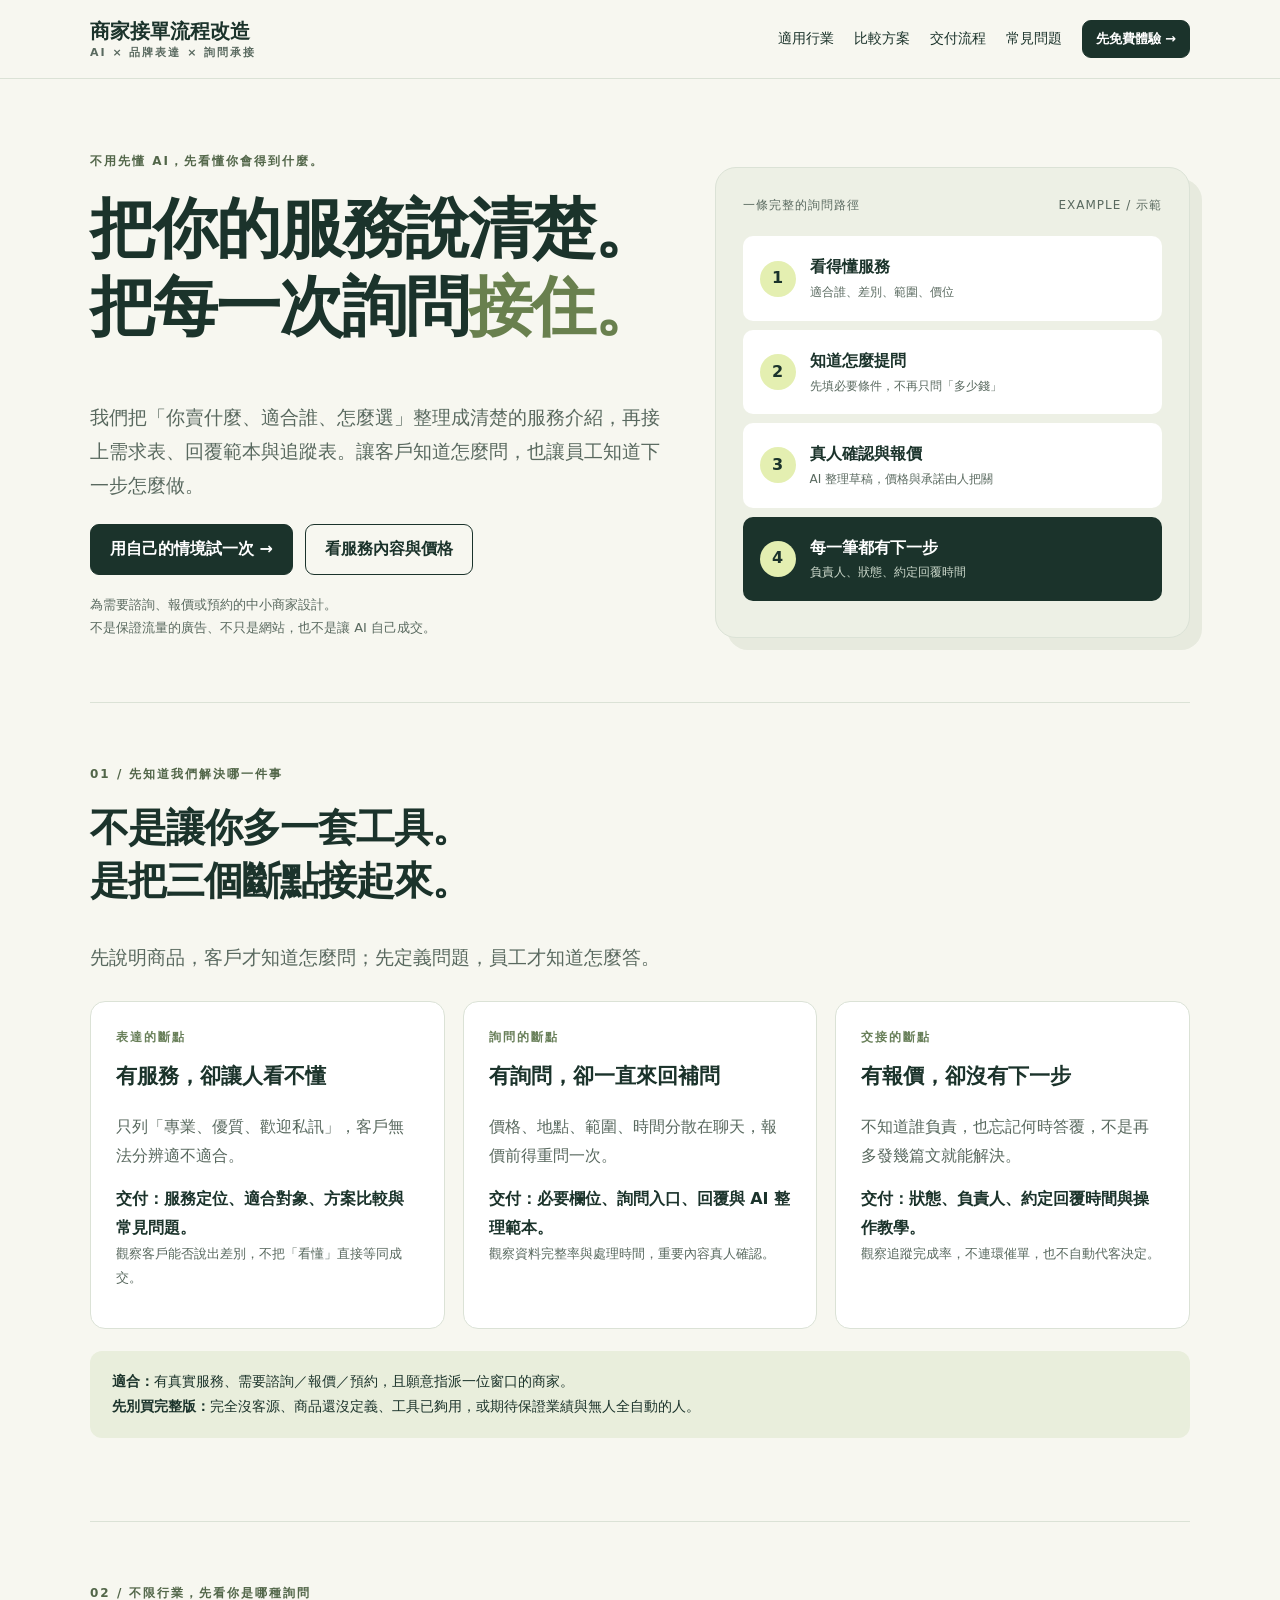
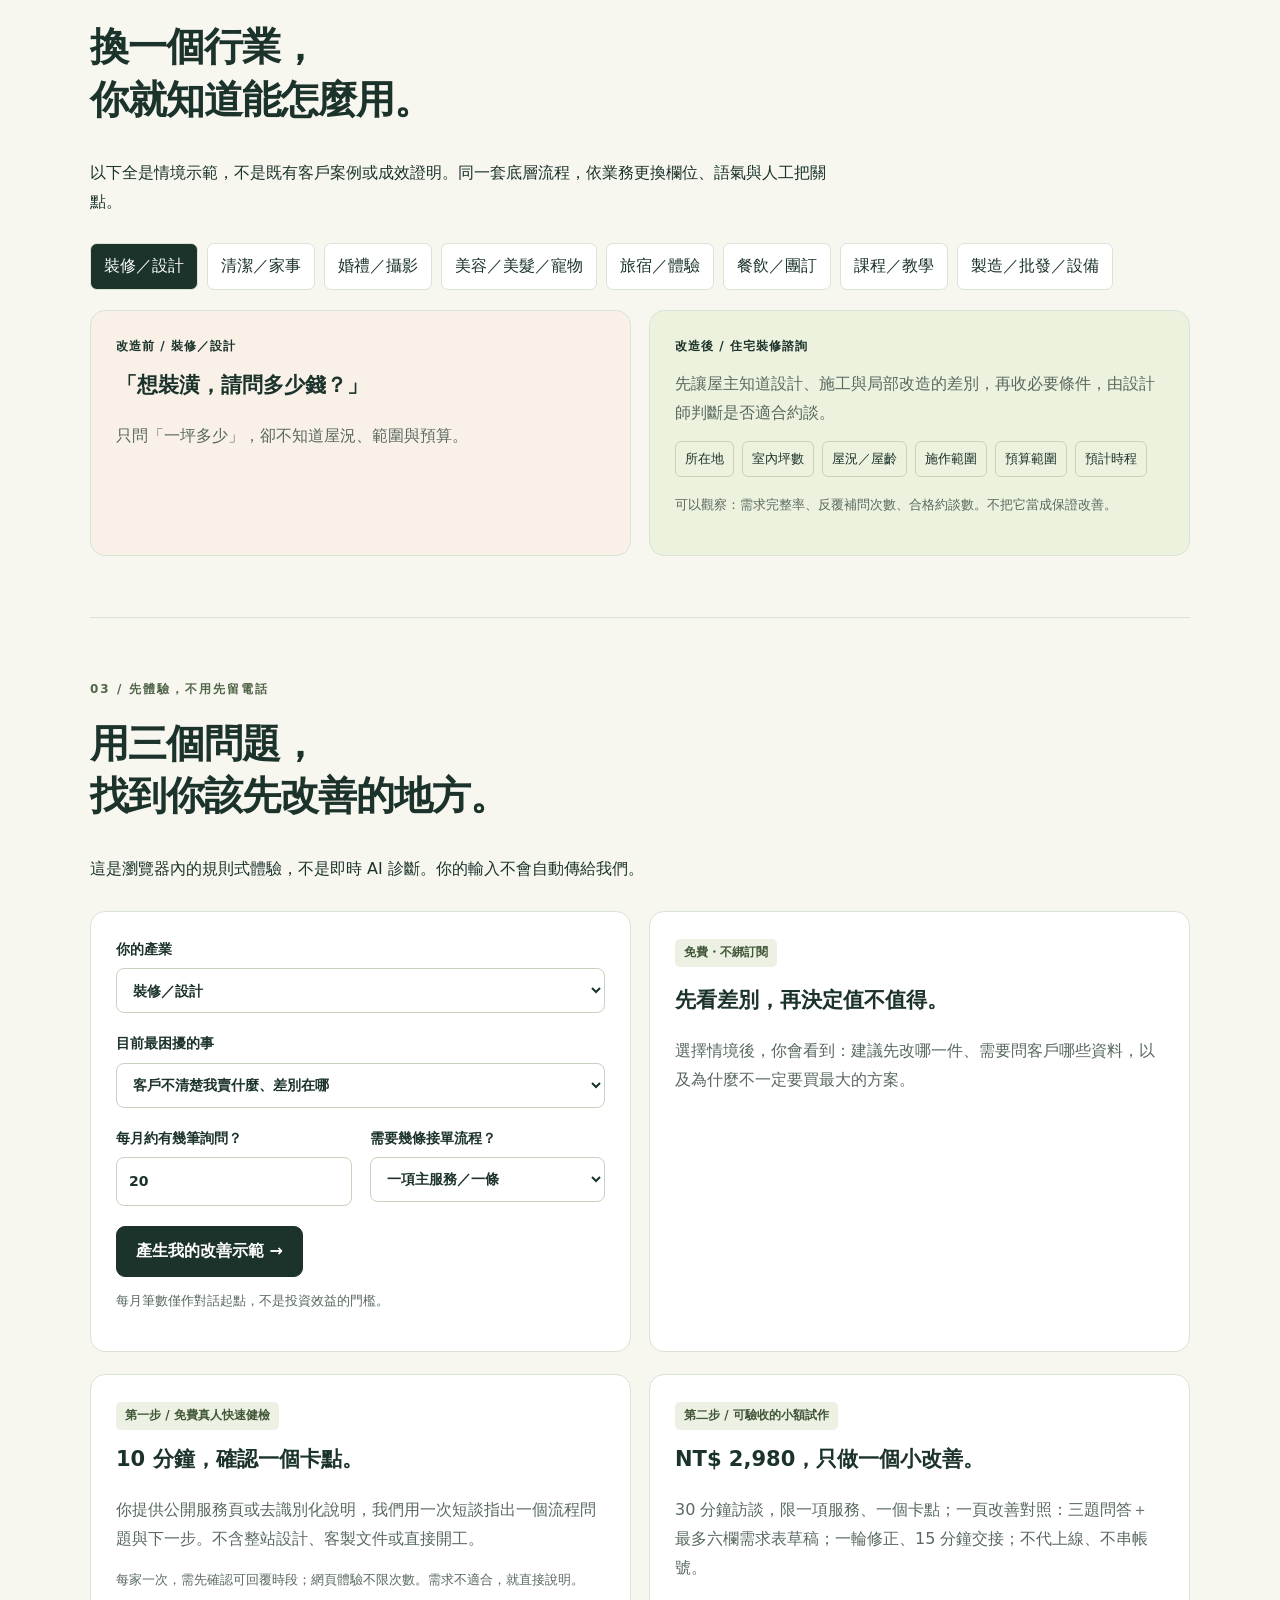
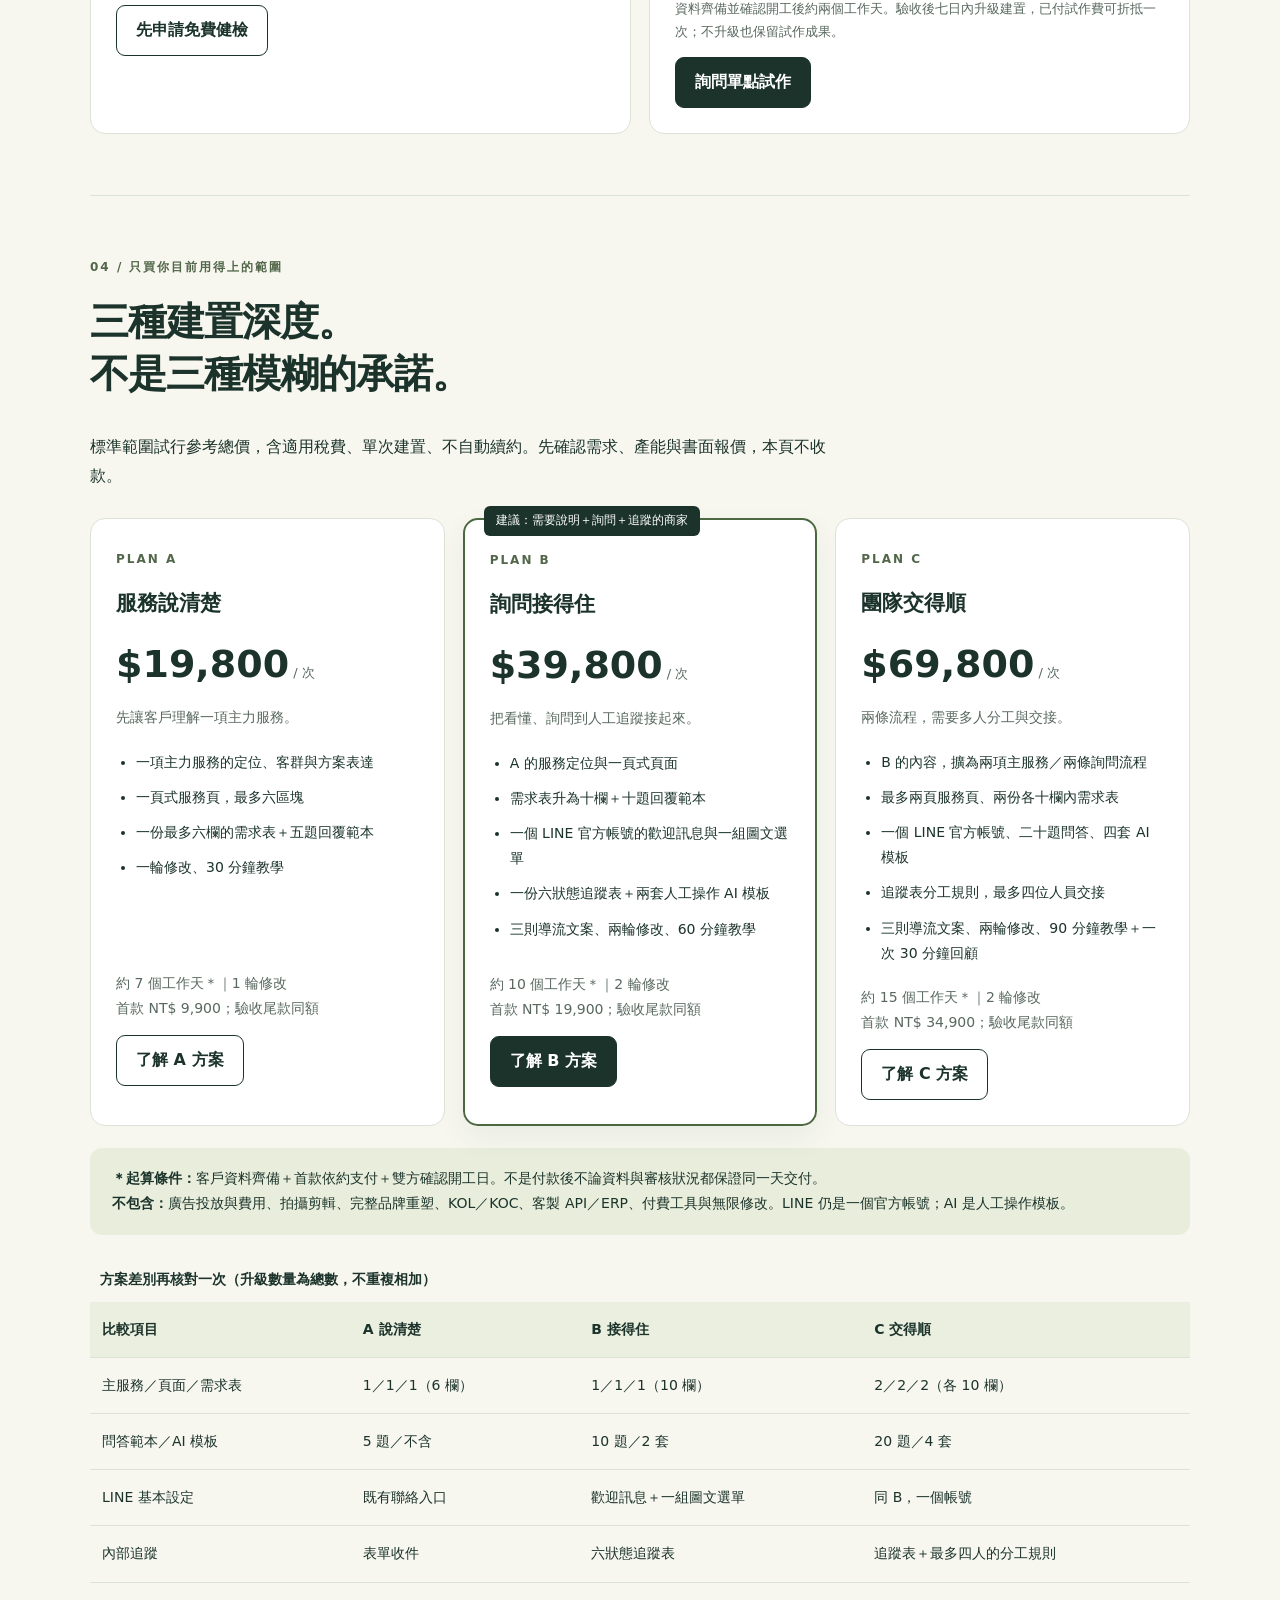
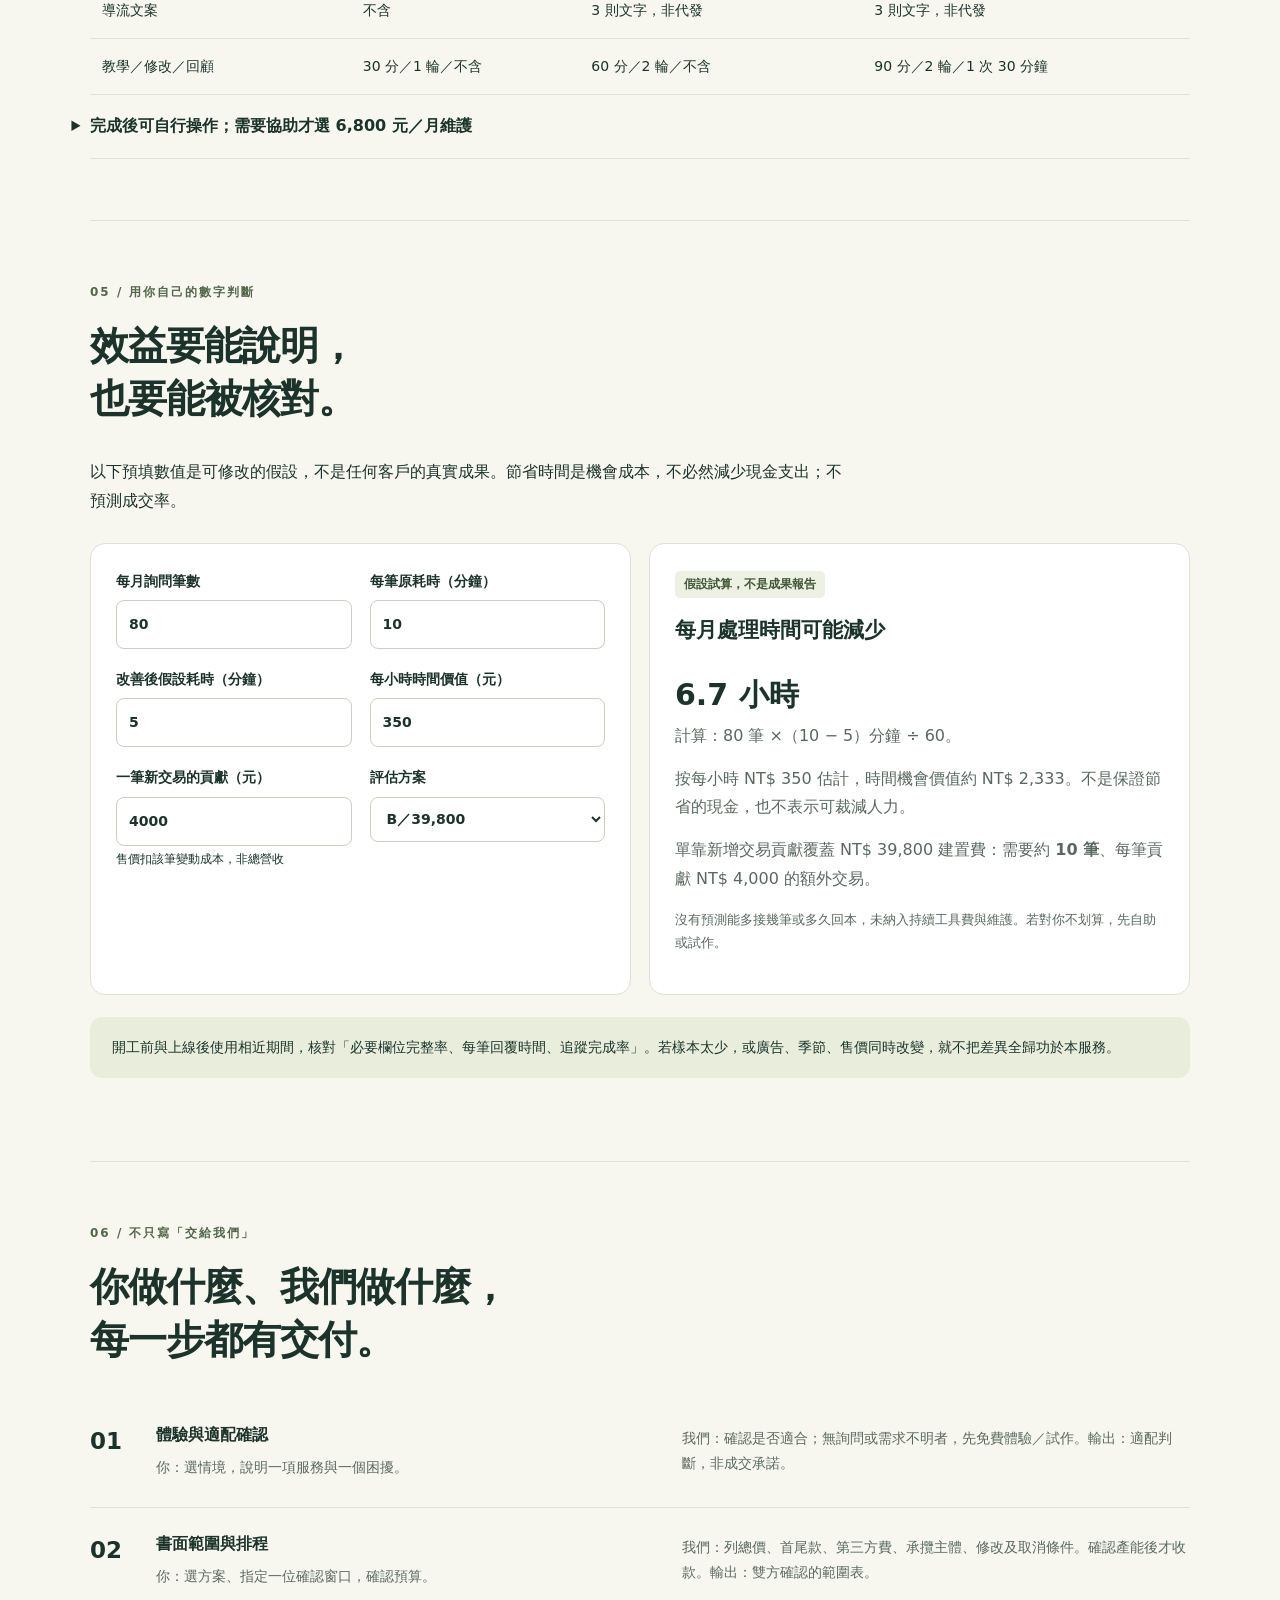
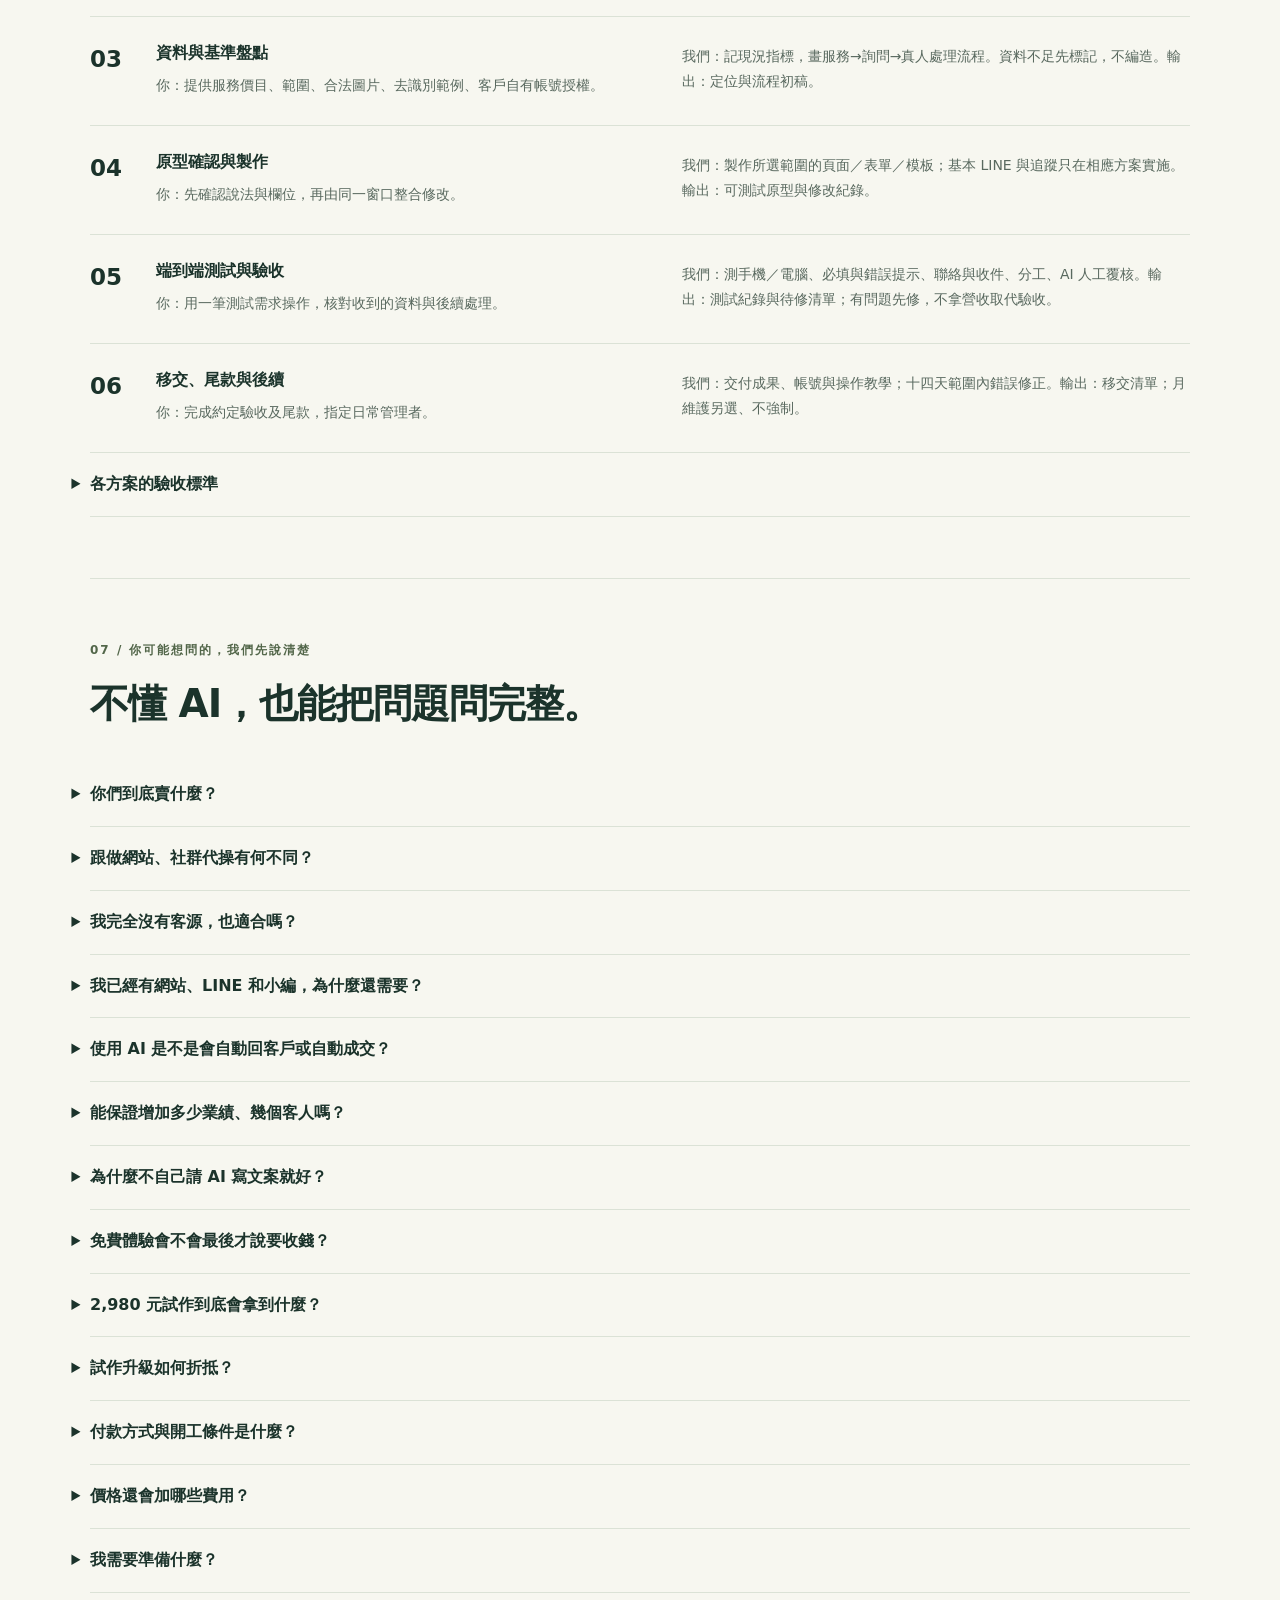
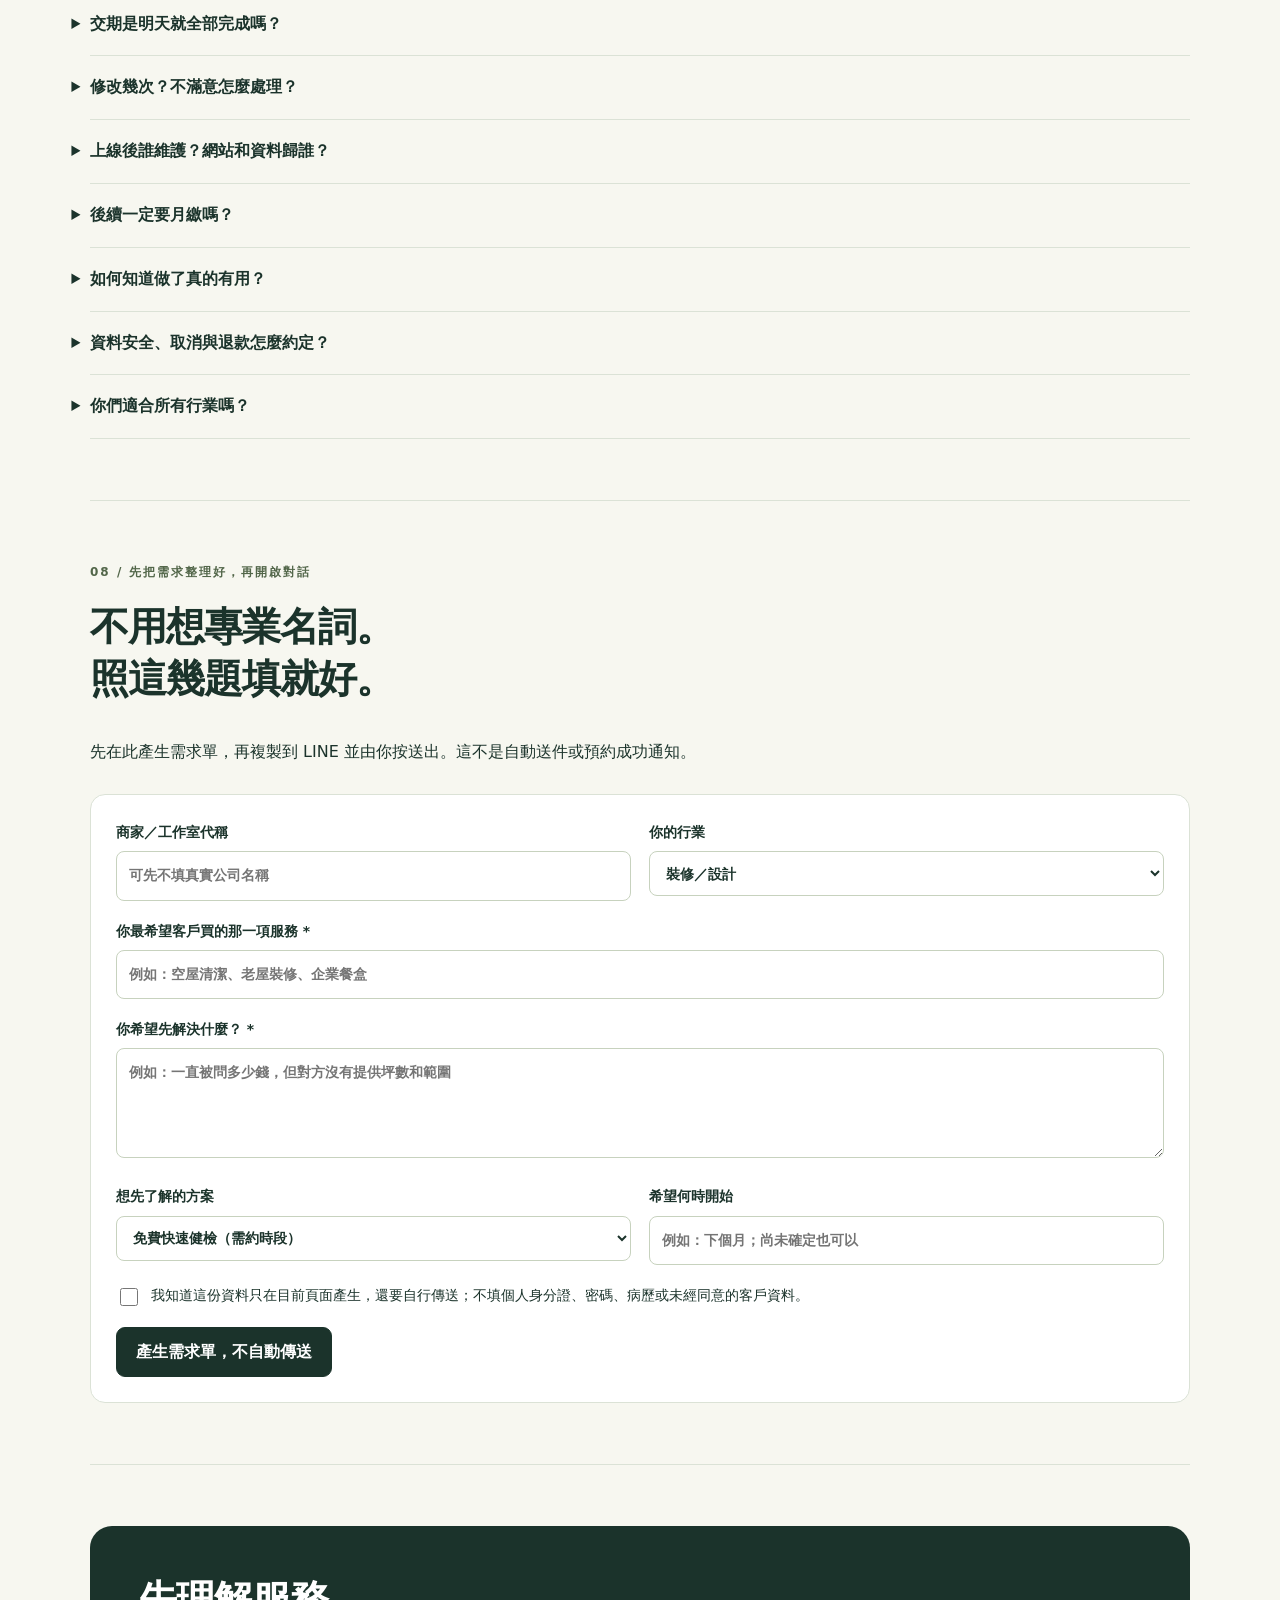
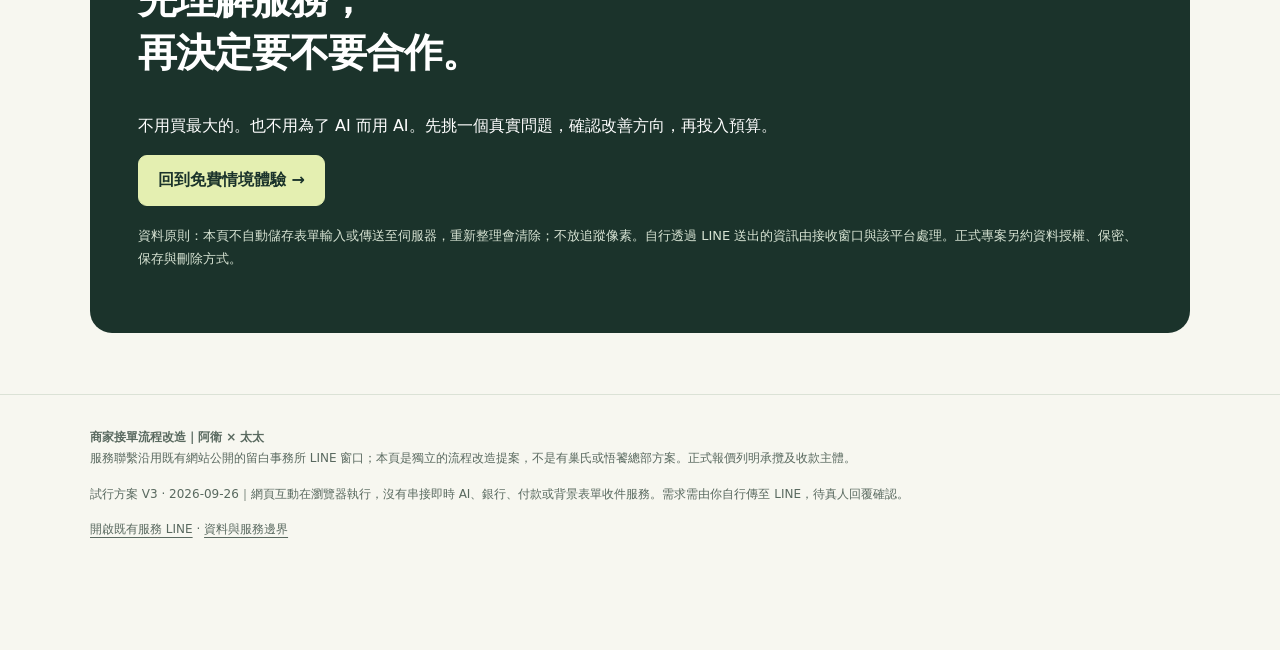
<file: noon100k/service.html>
<!doctype html><html lang="zh-Hant"><head><meta charset="utf-8"><meta name="viewport" content="width=device-width,initial-scale=1"><meta name="theme-color" content="#1b332b"><meta name="description" content="先讓客戶看懂你的服務，再把詢問、需求與追蹤整理好。商家接單流程改造：免費體驗、單點試作與三種清楚建置方案。"><meta name="robots" content="noindex,nofollow"><title>把服務說清楚，把詢問接住｜商家接單流程改造</title><link rel="stylesheet" href="./service-v3.css?v=3.0.0"></head><body><a class="skip" href="#main">跳到內容</a><header class="top"><div class="wrap"><a class="brand" href="#main">商家接單流程改造<small>AI × 品牌表達 × 詢問承接</small></a><nav class="nav" aria-label="主要導覽"><a href="#situations">適用行業</a><a href="#plans">比較方案</a><a href="#process">交付流程</a><a href="#faq">常見問題</a><a class="button sm" href="#experience">先免費體驗 →</a></nav></div></header><main id="main"><div class="wrap"><section class="hero"><div class="hero-grid"><div><div class="eyebrow">不用先懂 AI，先看懂你會得到什麼。</div><h1>把你的服務說清楚。<br>把每一次詢問<span style="color:#69804e">接住。</span></h1><p class="lead">我們把「你賣什麼、適合誰、怎麼選」整理成清楚的服務介紹，再接上需求表、回覆範本與追蹤表。讓客戶知道怎麼問，也讓員工知道下一步怎麼做。</p><div class="actions"><a class="button" href="#experience">用自己的情境試一次 →</a><a class="button light" href="#plans">看服務內容與價格</a></div><p class="small hero-note">為需要諮詢、報價或預約的中小商家設計。<br>不是保證流量的廣告、不只是網站，也不是讓 AI 自己成交。</p></div><div class="flowboard" aria-label="服務運作流程示範"><div class="board-top"><span>一條完整的詢問路徑</span><span>EXAMPLE / 示範</span></div><div class="flowstep"><span>1</span><div><strong>看得懂服務</strong><small>適合誰、差別、範圍、價位</small></div></div><div class="flowstep"><span>2</span><div><strong>知道怎麼提問</strong><small>先填必要條件，不再只問「多少錢」</small></div></div><div class="flowstep"><span>3</span><div><strong>真人確認與報價</strong><small>AI 整理草稿，價格與承諾由人把關</small></div></div><div class="flowstep"><span>4</span><div><strong>每一筆都有下一步</strong><small>負責人、狀態、約定回覆時間</small></div></div></div></div></section><div id="serviceContent"></div></div></main><footer class="footer"><div class="wrap"><strong>商家接單流程改造｜阿衛 × 太太</strong><p>服務聯繫沿用既有網站公開的留白事務所 LINE 窗口；本頁是獨立的流程改造提案，不是有巢氏或悟饕總部方案。正式報價列明承攬及收款主體。</p><p>試行方案 V3 · 2026-09-26｜網頁互動在瀏覽器執行，沒有串接即時 AI、銀行、付款或背景表單收件服務。需求需由你自行傳至 LINE，待真人回覆確認。</p><p><a href="https://lin.ee/KaZ8bgl" target="_blank" rel="noopener noreferrer">開啟既有服務 LINE</a> · <a href="#privacy">資料與服務邊界</a></p></div></footer><div class="mobilebar"><a class="button light" href="#plans">比較方案</a><a class="button" href="#experience">免費體驗</a></div><div id="serviceToast" class="toast" role="status" hidden></div><noscript><div class="wrap"><h2>請啟用 JavaScript 使用試作與方案比較</h2><p>服務說明起步 $19,800、接單流程標準 $39,800、團隊協作 $69,800；皆為需確認範圍與產能的試行參考價。可以透過頁尾 LINE 詢問，這不是線上付款頁。</p></div></noscript><script src="./service-v3.js?v=3.0.0"></script></body></html>
</file>
<file: noon100k/app.css>
:root{--bg:#f3f4ee;--paper:#fff;--ink:#172522;--muted:#6e7770;--line:#e0e5dc;--green:#315c46;--lime:#dafa84;--soft:#edf3e7;--orange:#bd693f;--orange-bg:#fff2e7;--red:#ad473a;--radius:20px;--shadow:0 6px 30px #182d2010}
*{box-sizing:border-box}html{scroll-behavior:smooth;scroll-padding-top:28px}body{margin:0;background:var(--bg);color:var(--ink);font-family:Inter,-apple-system,BlinkMacSystemFont,"Segoe UI","Noto Sans TC","Noto Sans CJK TC","Microsoft JhengHei",sans-serif;font-size:14px;line-height:1.7}button,input,select,textarea{font:inherit}button,a,input,select,textarea{-webkit-tap-highlight-color:transparent}button{cursor:pointer}button:disabled{cursor:not-allowed;opacity:.45}a{color:inherit;text-decoration:none}button:focus-visible,a:focus-visible,input:focus-visible,select:focus-visible,textarea:focus-visible,summary:focus-visible{outline:3px solid #759c49;outline-offset:3px}button{touch-action:manipulation}h1,h2,h3,h4,p{margin:0}svg{display:inline-block;vertical-align:middle;flex-shrink:0}button svg,.btn svg{width:17px;height:17px}.hidden{display:none!important}.mono{font-family:ui-monospace,"SFMono-Regular",Consolas,monospace;font-variant-numeric:tabular-nums}.eyebrow{font-size:10px;letter-spacing:2.5px;font-weight:800;text-transform:uppercase}.muted{color:var(--muted)}.small{font-size:12px}.sidebar{width:224px;position:fixed;inset:0 auto 0 0;background:var(--ink);color:#e7eadf;padding:33px 24px;display:flex;flex-direction:column;z-index:30}.brand{display:flex;align-items:center;gap:10px;font-size:19px;font-weight:900;letter-spacing:1px;white-space:nowrap}.brand-mark{width:29px;height:29px;display:grid;grid-template-columns:1fr 1fr;gap:3px;transform:rotate(-3deg)}.brand-mark span{background:var(--lime);border-radius:2px}.brand-mark span:nth-child(2){opacity:.45}.brand-mark span:nth-child(3){opacity:.7}.brand-sub{font-size:11px;color:#98aa9d;letter-spacing:1.6px;margin:10px 0 39px}.nav-caption{font-size:10px;letter-spacing:2px;color:#92a096;margin:0 12px 13px}.nav-link{display:flex;gap:12px;align-items:center;padding:12px 13px;margin-bottom:7px;border-radius:10px;color:#b1bdb4;font-size:13px;transition:.2s}.nav-link svg{width:18px;height:18px}.nav-link:hover,.nav-link.active{color:var(--lime);background:#2a3a32}.side-note{margin-top:33px;border:1px solid #3b4b40;border-radius:13px;padding:17px 15px}.side-note .eyebrow{color:#a0b490;font-size:9px}.side-note strong{display:block;font-size:22px;line-height:1.2;margin:10px 0 8px;letter-spacing:-1px}.side-note p{font-size:11px;color:#a3b1a7;line-height:1.8}.side-bottom{margin-top:auto;padding-top:30px}.crew-avatars{display:flex;margin-bottom:12px}.avatar{width:34px;height:34px;border-radius:50%;background:#dce6cd;color:var(--ink);display:grid;place-items:center;font-size:12px;font-weight:800;border:3px solid var(--ink)}.avatar+ .avatar{margin-left:-6px;background:#e9cabc}.side-bottom p{font-size:11px;color:#9baa9e}.side-bottom .sync-dot{color:var(--lime);margin-right:4px}.main{margin-left:224px;padding:27px 38px 45px;max-width:1730px}.topbar{display:flex;justify-content:space-between;align-items:center;margin-bottom:23px;gap:15px}.crumb{font-size:12px;color:var(--muted)}.crumb strong{color:var(--ink);font-weight:600}.top-actions{display:flex;align-items:center;gap:12px;flex-wrap:wrap;justify-content:flex-end}.date-control{display:flex;align-items:center;gap:8px;font-size:12px}.date-control input{width:137px;padding:5px 6px;border:1px solid var(--line);background:transparent;border-radius:7px;color:var(--ink)}.pill{display:inline-flex;align-items:center;gap:6px;background:var(--paper);border:1px solid var(--line);padding:5px 10px;border-radius:99px;font-size:11px;white-space:nowrap}.status-dot{height:6px;width:6px;display:inline-block;background:var(--green);border-radius:99px}.mobile-brand{display:none}.heading-row{display:flex;justify-content:space-between;align-items:flex-end;margin-bottom:19px;gap:18px}.heading-row h1{font-size:28px;letter-spacing:-1px;line-height:1.4}.heading-row p{font-size:12px;color:var(--muted);margin-top:4px}.tag-outline{font-size:10px;letter-spacing:1.6px;border:1px solid #c7d0c1;padding:5px 9px;border-radius:5px;white-space:nowrap}.hero{position:relative;overflow:hidden;border-radius:24px;background:var(--ink);color:#fff;display:grid;grid-template-columns:1.15fr .85fr;min-height:310px;box-shadow:var(--shadow)}.hero:before{content:"";position:absolute;inset:0;background-image:linear-gradient(#e1ffab05 1px,transparent 1px),linear-gradient(90deg,#e1ffab05 1px,transparent 1px);background-size:34px 34px;mask-image:linear-gradient(90deg,transparent,#000);pointer-events:none}.hero-left{padding:34px 38px;position:relative;z-index:1}.hero .eyebrow{color:var(--lime)}.hero-label{font-size:14px;color:#c5d0c7;margin-top:19px}.target-number{display:flex;align-items:baseline;gap:13px;line-height:1.2;margin:6px 0 11px}.target-number span{font-size:17px;font-weight:500;color:#c8d7bd}.target-number strong{font-size:clamp(45px,5.3vw,78px);font-weight:800;letter-spacing:-4px;font-variant-numeric:tabular-nums}.hero-caption{font-size:12px;max-width:450px;color:#a8b9ad;line-height:1.85}.hero-buttons{display:flex;flex-wrap:wrap;gap:10px;margin-top:23px}.btn{display:inline-flex;align-items:center;justify-content:center;gap:8px;border:1px solid transparent;border-radius:9px;padding:10px 15px;font-size:12px;font-weight:650;line-height:1.5;transition:.15s;white-space:nowrap}.btn:hover{transform:translateY(-1px)}.btn-primary{background:var(--lime);color:var(--ink)}.btn-dark{background:var(--ink);color:white}.btn-line{background:transparent;border-color:#4b5c50;color:#e4ecde}.btn-light{background:#fff;color:var(--ink);border-color:var(--line)}.btn-small{padding:7px 10px;font-size:11px}.btn-danger{background:#fae7e4;color:var(--red);border-color:#efd0cb}.hero-right{display:flex;align-items:center;justify-content:center;gap:26px;position:relative;padding:30px 30px 30px 0}.ring{--pct:0;position:relative;width:171px;height:171px;min-width:171px;border-radius:50%;background:conic-gradient(var(--lime) calc(var(--pct)*1%),#3d4b41 0);display:grid;place-items:center;transform:rotate(-90deg)}.ring:before{content:"";inset:10px;position:absolute;background:#172522;border-radius:50%}.ring-inner{position:relative;text-align:center;transform:rotate(90deg)}.ring-inner strong{font-size:37px;letter-spacing:-1px;line-height:1.2;display:block}.ring-inner small{font-size:10px;color:#abc0af;display:block;margin-top:7px}.time-box .eyebrow{font-size:9px;color:#9aac9c;letter-spacing:1.5px}.clock{font-size:29px;line-height:1.6;letter-spacing:-1px;color:#f1f6e9;margin:5px 0}.time-box p{font-size:11px;color:#aabcab}.hard-deadline{display:inline-block;margin-top:19px;border-top:1px solid #435344;padding-top:11px;font-size:10px;color:var(--lime);letter-spacing:1px}.metrics{display:grid;grid-template-columns:repeat(4,1fr);gap:14px;margin-top:18px}.metric{padding:20px 21px;background:#fff;border:1px solid var(--line);border-radius:14px}.metric-top{display:flex;justify-content:space-between;align-items:center;font-size:11px;color:var(--muted)}.metric-icon{width:27px;height:27px;border-radius:7px;background:var(--soft);color:var(--green);display:grid;place-items:center}.metric-icon svg{width:15px;height:15px}.metric strong{font-size:27px;letter-spacing:-.7px;display:block;margin-top:7px;line-height:1.6;font-variant-numeric:tabular-nums}.metric small{font-size:10px;color:var(--muted)}.metric.net{background:#ebf0e1;border-color:#d9e3c6}.truth-strip{display:flex;gap:12px;background:#faf4e9;border:1px solid #e8ddc8;padding:14px 17px;border-radius:12px;margin:17px 0 26px;font-size:11px;color:#695a43;line-height:1.85}.truth-strip svg{width:17px;height:17px;margin-top:2px}.truth-strip strong{color:#514328}.section{margin-top:34px;scroll-margin-top:25px}.section-heading{display:flex;justify-content:space-between;align-items:center;margin-bottom:16px;gap:14px;flex-wrap:wrap}.section-heading h2{font-size:20px;letter-spacing:-.5px}.section-heading h2 span{color:#92a180;font-family:ui-monospace,monospace;font-size:12px;margin-right:10px;font-weight:500}.section-heading p{font-size:11px;color:var(--muted);margin-top:3px}.card{background:white;border:1px solid var(--line);border-radius:var(--radius);overflow:hidden}.grid-two{display:grid;grid-template-columns:1.05fr .95fr;gap:18px}.brief{padding:24px}.brief .eyebrow{color:#7b895f;margin-bottom:10px}.brief h3{font-size:19px;line-height:1.5;margin-bottom:9px}.brief p{color:var(--muted);font-size:12px}.next-task{background:var(--soft);padding:15px 17px;border-radius:11px;margin-top:17px;display:flex;align-items:flex-start;gap:11px}.next-task .next-arrow{width:29px;height:29px;background:white;border-radius:8px;display:grid;place-items:center;color:var(--green)}.next-task strong{font-size:12px;display:block}.next-task p{font-size:11px;margin-top:3px}.gate{padding:24px;background:#fbfcf8}.gate-top{display:flex;justify-content:space-between;align-items:center;gap:10px}.badge{font-size:10px;padding:4px 8px;border-radius:6px;background:var(--soft);color:var(--green);font-weight:650;white-space:nowrap}.badge.warn{background:var(--orange-bg);color:#a36030}.badge.red{background:#f9e9e5;color:var(--red)}.gate h3{font-size:16px}.gate-amount{font-size:30px;letter-spacing:-1px;line-height:1.4;margin:11px 0 2px;font-weight:800}.gate-amount small{font-size:11px;color:var(--muted);font-weight:500;letter-spacing:0;margin-left:5px}.gate p{font-size:11px;color:var(--muted);line-height:1.8}.gate-bottom{border-top:1px solid var(--line);padding-top:11px;margin-top:13px;display:flex;align-items:center;justify-content:space-between;gap:10px}.gate-bottom span{font-size:10px;max-width:70%;color:#866e4f}.toolbar{display:flex;align-items:center;justify-content:space-between;gap:12px;flex-wrap:wrap;margin-bottom:16px}.segmented{display:inline-flex;background:#e8ebe2;padding:4px;border-radius:10px;gap:3px}.segmented button{background:transparent;color:#73806d;border:0;border-radius:7px;font-size:11px;padding:7px 13px}.segmented button.active{background:#fff;color:var(--ink);box-shadow:0 2px 5px #1020050a}.filter-right{display:flex;align-items:center;gap:12px}.filter-right label{display:flex;align-items:center;gap:6px;font-size:11px;color:var(--muted);cursor:pointer}.filter-right input{accent-color:var(--green);width:15px;height:15px}.progress-text{font-size:11px;color:var(--muted)}.progress-bar{height:4px;background:#dfe5d7;border-radius:99px;overflow:hidden;margin-bottom:19px}.progress-fill{height:100%;background:var(--green);width:0;transition:.3s}.phase{margin-bottom:14px}.phase-header{display:flex;align-items:center;gap:17px;padding:17px 21px;cursor:pointer;list-style:none;background:#fff;position:relative}.phase-header::-webkit-details-marker{display:none}.phase-time{font-size:12px;font-weight:700;white-space:nowrap;min-width:115px}.phase-title{flex:1}.phase-title strong{font-size:13px;display:block}.phase-title p{font-size:10px;color:var(--muted);margin-top:2px}.phase-count{font-size:10px;border:1px solid var(--line);padding:3px 8px;border-radius:6px;white-space:nowrap;color:var(--muted)}.chevron{width:16px;height:16px;color:var(--muted);transition:.2s}.phase[open] .chevron{transform:rotate(180deg)}.phase[open] .phase-header{border-bottom:1px solid var(--line)}.phase.current{border-color:#9cb978;box-shadow:0 0 0 2px #a8c78422}.phase.current .phase-time{color:var(--green)}.phase-list{padding:0 21px}.task-row{display:flex;align-items:flex-start;gap:13px;padding:16px 0;border-bottom:1px solid #edf0e8}.task-row:last-child{border-bottom:0}.task-check{position:relative;flex:0 0 22px;width:22px;height:22px;margin-top:2px;cursor:pointer}.task-check input{position:absolute;opacity:0;width:22px;height:22px;margin:0;inset:0;cursor:pointer;z-index:2}.check-visual{display:grid;place-items:center;inset:0;position:absolute;border:1.5px solid #bdc9b5;border-radius:6px;color:transparent;background:white;transition:.2s}.check-visual svg{height:15px;width:15px}.task-check input:checked+ .check-visual{background:var(--green);border-color:var(--green);color:#fff}.task-check input:focus-visible+.check-visual{outline:3px solid #96b976;outline-offset:3px}.task-main{min-width:0;flex:1}.task-title{font-size:12px;line-height:1.75;font-weight:650}.task-row.is-done .task-title{text-decoration:line-through;color:#899385}.task-row.is-done .task-desc{color:#99a193}.task-desc{font-size:11px;color:var(--muted);line-height:1.9;margin-top:4px}.task-meta{display:flex;gap:7px;align-items:center;flex-wrap:wrap;margin-top:9px}.owner{font-size:9px;padding:2px 7px;border-radius:5px;background:#edf1e5;color:#4e6d43}.owner.wife{background:#f7e9e1;color:#9b674e}.owner.both{background:#edf0f6;color:#62728a}.task-time{font-size:10px;color:#8b9688}.deliverable{font-size:9px;background:#f4f5f0;border:1px solid #e7eae0;color:#7b8675;padding:2px 6px;border-radius:4px}.task-note-button{border:none;background:transparent;padding:4px;color:#8c9786;font-size:10px;margin-top:2px}.task-note-button:hover{color:var(--green);background:#f0f4ea;border-radius:5px}.task-note{width:100%;min-height:58px;resize:vertical;border:1px solid #dfe5d6;border-radius:8px;background:#fafbf7;padding:8px;font-size:11px;margin-top:8px;color:var(--ink)}.empty{padding:31px 23px;text-align:center;background:#fff}.empty .empty-icon{display:grid;place-items:center;background:#f0f4e8;width:45px;height:45px;margin:0 auto 12px;color:#7e9669;border-radius:13px}.empty .empty-icon svg{width:23px;height:23px}.empty h3{font-size:13px;margin-bottom:5px}.empty p{font-size:11px;max-width:540px;margin:auto;color:var(--muted)}.empty .btn{margin-top:15px}.section-top-actions{display:flex;gap:8px;flex-wrap:wrap}.pipeline-tip{background:#eef2e6;padding:12px 15px;border-radius:10px;font-size:11px;color:#5e6e50;margin-bottom:15px}.leads-grid{display:grid;grid-template-columns:repeat(3,1fr);gap:13px}.lead-card{padding:18px;border-radius:14px;border:1px solid var(--line);background:white;min-width:0}.lead-top{display:flex;gap:8px;justify-content:space-between;align-items:flex-start}.lead-title{font-size:13px;font-weight:700;word-break:break-word}.lead-meta{font-size:10px;color:var(--muted);margin:3px 0 10px}.lead-amount{font-size:23px;font-weight:700;letter-spacing:-.6px}.lead-amount small{font-size:10px;color:var(--muted);font-weight:400;margin-left:7px;letter-spacing:0}.lead-criteria{display:flex;flex-wrap:wrap;gap:4px;margin-top:12px}.criterion{font-size:9px;padding:3px 6px;border-radius:4px;background:#f0f2ec;color:#8a9381}.criterion.yes{color:var(--green);background:#e7f1df}.lead-next{padding-top:12px;margin-top:13px;border-top:1px solid #e9ede1;font-size:11px;color:#7a8571}.lead-actions{display:flex;gap:9px;margin-top:13px}.text-button{font-size:10px;background:transparent;border:0;color:var(--green);padding:3px 0}.text-button.danger{color:var(--red)}.table-wrap{overflow-x:auto}table{width:100%;border-collapse:collapse;font-size:11px}th{background:#f8faf4;color:#7a8571;font-size:10px;text-align:left;font-weight:600;white-space:nowrap;padding:13px 18px;border-bottom:1px solid var(--line)}td{padding:16px 18px;border-bottom:1px solid #edf0e7;vertical-align:top}tbody tr:last-child td{border-bottom:none}.table-name{font-weight:700;font-size:12px}.table-note{font-size:9px;color:var(--muted);display:block;margin-top:4px;max-width:200px}.money{white-space:nowrap;font-variant-numeric:tabular-nums}.green{color:var(--green)}.red{color:var(--red)}.ledger-rules{display:grid;grid-template-columns:1.1fr .9fr;gap:18px;margin-top:15px}.formula-card{padding:21px;border-radius:14px;background:#eaf0e0;border:1px solid #d6e1c8}.formula-card h3{font-size:12px;margin-bottom:10px}.formula{font-size:12px;color:#4e6540;line-height:2}.formula small{display:block;color:#738164;font-size:10px;line-height:1.8;margin-top:8px}.common-costs{padding:21px;border:1px solid var(--line);border-radius:14px;background:white}.common-costs h3{font-size:12px;margin-bottom:8px}.inline-field{display:flex;gap:10px;align-items:center;margin-top:9px}.inline-field label{font-size:11px;color:var(--muted)}.inline-field input[type=number]{padding:6px 10px;width:135px;min-width:0;border:1px solid #d8e0cf;border-radius:7px;font-size:13px;background:#fbfcf8}.check-label{font-size:10px;display:flex;align-items:flex-start;gap:7px;margin-top:12px;color:var(--muted);cursor:pointer;line-height:1.8}.check-label input{margin-top:4px;accent-color:var(--green);flex-shrink:0;width:15px;height:15px}.comparison-row{display:grid;grid-template-columns:repeat(3,1fr);gap:13px;margin-top:15px}.comparison{padding:15px 17px;background:white;border:1px dashed #d8dfcf;border-radius:12px}.comparison h4{font-size:11px}.comparison p{font-size:10px;color:var(--muted);margin-top:5px;line-height:1.8}.comparison span{display:block;font-size:11px;font-weight:700;margin-top:9px;color:var(--green)}.offer-grid{display:grid;grid-template-columns:repeat(2,1fr);gap:18px}.offer{padding:24px}.offer-label{font-size:9px;letter-spacing:2px;color:var(--muted);margin-bottom:8px}.offer h3{font-size:17px}.offer-price{font-size:27px;font-weight:750;letter-spacing:-.5px;margin:9px 0}.offer-price small{font-size:10px;letter-spacing:0;font-weight:400;color:var(--muted)}.offer p{font-size:11px;color:var(--muted);line-height:1.9}.offer .bound{margin-top:14px;background:var(--orange-bg);padding:11px 12px;border-radius:9px;font-size:10px;color:#9c6b44}.offer details{margin-top:14px}.offer summary,.rule-panel summary{font-size:11px;font-weight:650;cursor:pointer;list-style:none;display:flex;justify-content:space-between;align-items:center}.offer-detail{font-size:11px;color:var(--muted);border-top:1px solid var(--line);padding-top:12px;margin-top:11px;line-height:2}.script-grid{display:grid;grid-template-columns:repeat(3,1fr);gap:14px;margin-top:16px}.script-card{padding:20px;border:1px solid var(--line);background:#fff;border-radius:15px}.script-card h3{font-size:12px;margin-bottom:10px}.script-text{font-size:11px;color:#737c6c;line-height:1.95;white-space:pre-line}.script-card button{margin-top:12px}.rules-grid{display:grid;grid-template-columns:1fr 1fr;gap:17px}.rule-panel{padding:22px}.rule-panel h3{font-size:13px;margin-bottom:10px}.rule-line{padding:10px 0;border-bottom:1px solid #edf0e6;font-size:11px;color:var(--muted);display:flex;gap:10px}.rule-line:last-child{border-bottom:0}.rule-line strong{color:var(--ink);display:block;font-size:11px}.rule-number{color:#8b9b78;font-size:10px;font-weight:700;padding-top:2px}.backup-actions{display:flex;flex-wrap:wrap;gap:9px;margin-top:15px}.backup-note{font-size:10px;color:#8a9480;line-height:1.9;margin-top:13px}.storage-banner{margin-bottom:16px;background:#fff1e3;border:1px solid #e9c899;padding:12px;border-radius:10px;font-size:11px;color:#8a5a2b}.footer{display:flex;justify-content:space-between;gap:15px;border-top:1px solid #dbe2d1;padding-top:22px;margin-top:35px;color:#8e9785;font-size:10px}.footer strong{color:#526346;letter-spacing:1.8px}.sticky-mobile{display:none}.toast{position:fixed;left:calc(50% + 112px);bottom:28px;transform:translateX(-50%) translateY(10px);background:var(--ink);color:#fff;padding:12px 19px;border-radius:10px;font-size:12px;box-shadow:0 8px 28px #0002;z-index:110;opacity:0;pointer-events:none;transition:.2s;max-width:90vw}.toast.show{opacity:1;transform:translateX(-50%) translateY(0)}dialog{border:0;padding:0;border-radius:20px;box-shadow:0 25px 100px #0003;width:min(700px,calc(100vw - 32px));max-height:90dvh;color:var(--ink)}dialog::backdrop{background:#14221d99;backdrop-filter:blur(4px)}.modal-head{padding:23px 26px 18px;border-bottom:1px solid var(--line);display:flex;align-items:center;justify-content:space-between;gap:15px;position:sticky;top:0;background:#fff;z-index:2}.modal-head h2{font-size:19px}.modal-head p{font-size:10px;color:var(--muted);margin-top:3px}.icon-button{display:grid;place-items:center;width:30px;height:30px;border:1px solid var(--line);background:white;border-radius:8px;color:var(--muted);flex-shrink:0}.icon-button svg{width:16px;height:16px}.modal-body{padding:22px 26px}.form-grid{display:grid;grid-template-columns:1fr 1fr;gap:15px}.field{display:flex;flex-direction:column;gap:5px;min-width:0}.field.full{grid-column:1/-1}.field label{font-size:11px;font-weight:650}.field small{font-size:10px;color:var(--muted);line-height:1.75}.field input,.field select,.field textarea{width:100%;padding:10px 11px;border:1px solid #dce3d3;border-radius:8px;background:#fbfcf8;color:var(--ink);font-size:12px;min-width:0}.field textarea{min-height:70px;resize:vertical}.form-section-title{font-size:12px;margin:20px 0 12px;border-top:1px solid var(--line);padding-top:18px}.form-hint{background:#f0f5e7;border:1px solid #e0eacf;padding:11px 13px;border-radius:9px;font-size:10px;color:#5d714b;line-height:1.9;margin-bottom:17px}.form-hint.warning{background:#fff3e6;color:#936641;border-color:#eedcc8}.modal-footer{border-top:1px solid var(--line);padding:17px 26px;display:flex;justify-content:flex-end;gap:10px;position:sticky;bottom:0;background:white;z-index:2}.preview-net{padding:13px;background:#eaf2df;border-radius:10px;font-size:11px;margin-top:18px;display:flex;justify-content:space-between;gap:15px;align-items:center}.preview-net strong{font-size:21px;white-space:nowrap}.modal-form-error{padding:10px 13px;background:#ffebe6;color:var(--red);font-size:11px;border-radius:8px;margin-bottom:14px}.report-head{display:none}.print-only{display:none}.back-to-top{display:none}
@media(min-width:1550px){.hero-right{gap:36px}.main{padding-left:45px;padding-right:45px}}
@media(max-width:1250px){.side-note strong{font-size:19px}.sidebar{width:194px;padding:30px 18px}.main{margin-left:194px;padding:25px}.brand{font-size:17px}.hero-left{padding:30px}.hero-right{gap:17px;padding-right:24px}.ring{width:143px;height:143px;min-width:143px}.ring-inner strong{font-size:31px}.clock{font-size:23px}.metrics{gap:10px}.metric{padding:17px}.metric strong{font-size:23px}.script-grid{grid-template-columns:1fr}.script-card{display:grid;grid-template-columns:160px 1fr auto;align-items:start;gap:16px}.script-card button{margin:0}.script-card h3{margin:0}.toast{left:calc(50% + 97px)}}
@media(max-width:1020px){.hero{grid-template-columns:1fr 1fr}.hero-left{padding:26px}.target-number strong{font-size:52px}.hero-right{flex-direction:column;gap:13px;padding:25px 20px}.ring{width:135px;height:135px;min-width:135px}.time-box{text-align:center}.time-box .clock{display:inline;font-size:21px;margin-right:6px}.time-box .eyebrow{display:inline}.time-box p{display:none}.hard-deadline{margin-top:8px;display:block;padding-top:7px}.hero{min-height:290px}.metrics{grid-template-columns:repeat(2,1fr)}.grid-two{grid-template-columns:1fr}.gate{padding:20px 24px}.gate-amount{font-size:27px}.leads-grid{grid-template-columns:repeat(2,1fr)}.ledger-rules{grid-template-columns:1fr}.comparison-row{grid-template-columns:1fr}.comparison{display:flex;align-items:center;gap:15px}.comparison h4{min-width:115px}.comparison p{margin:0;flex:1}.comparison span{min-width:100px;margin:0;text-align:right}.offer-grid{grid-template-columns:1fr}.rules-grid{grid-template-columns:1fr}.top-actions .pill{display:none}.heading-row h1{font-size:24px}.phase-time{min-width:105px;font-size:11px}.phase-header{gap:12px}.phase-title strong{font-size:12px}.phase-title p{font-size:9px}.script-card{grid-template-columns:1fr;gap:10px}.script-card button{justify-self:start}}
@media(max-width:760px){html{scroll-padding-top:88px}.sidebar{inset:0 0 auto;width:100%;height:66px;padding:0 19px;flex-direction:row;align-items:center;justify-content:space-between}.brand{font-size:17px}.brand-mark{width:24px;height:24px}.brand-sub,.nav-caption,.side-note,.side-bottom{display:none}.sidebar nav{display:flex;gap:3px}.nav-link{margin:0;padding:6px;gap:0;border-radius:8px}.nav-link[href="#offers"]{display:none}.nav-link span{display:none}.nav-link svg{width:17px;height:17px}.main{margin:66px 0 0;padding:20px 18px 90px;max-width:100%}.topbar{margin-bottom:16px}.crumb{font-size:10px}.date-control{font-size:10px;gap:4px}.date-control input{font-size:10px;width:116px}.top-actions{gap:7px}.heading-row{display:block;margin-bottom:16px}.heading-row h1{font-size:25px}.heading-row p{font-size:10px;max-width:240px;line-height:1.8}.tag-outline{display:inline-block;font-size:8px;letter-spacing:1px;margin-top:9px;padding:4px 6px}.hero{border-radius:19px;grid-template-columns:1fr;min-height:0}.hero-left{padding:26px 24px 20px}.hero .eyebrow{font-size:9px;letter-spacing:2px}.hero-label{margin-top:18px;font-size:12px}.target-number strong{font-size:65px;letter-spacing:-3px}.target-number span{font-size:14px}.hero-caption{font-size:11px;max-width:95%}.hero-buttons{margin-top:18px}.hero-right{flex-direction:row;justify-content:space-between;border-top:1px solid #3a4a3c;margin:0 24px;padding:19px 0 24px;gap:22px}.ring{width:105px;height:105px;min-width:105px}.ring:before{inset:7px}.ring-inner strong{font-size:25px}.ring-inner small{font-size:8px;margin-top:4px}.time-box{text-align:right}.time-box .eyebrow{display:block;font-size:9px}.time-box .clock{display:block;font-size:30px;margin:3px 0;line-height:1.4}.time-box p{display:block;font-size:10px}.hard-deadline{margin-top:8px;padding-top:7px;font-size:8px}.hero-buttons .btn{font-size:11px;padding:10px 13px}.metrics{gap:10px;margin-top:13px}.metric{padding:15px 14px;border-radius:12px}.metric strong{font-size:23px;margin-top:7px}.metric-top{font-size:10px;gap:4px}.metric small{font-size:9px;line-height:1.7;display:block}.metric-icon{width:23px;height:23px}.truth-strip{font-size:10px;padding:12px;margin-top:13px;gap:8px}.section{margin-top:27px;scroll-margin-top:85px}.section-heading h2{font-size:19px}.section-heading p{font-size:10px;line-height:1.8}.section-heading{align-items:flex-start}.brief,.gate{padding:20px}.brief h3{font-size:17px}.brief p{font-size:11px}.gate-top h3{font-size:14px}.gate-bottom{align-items:flex-start}.gate-bottom span{max-width:60%}.gate-bottom .btn{font-size:10px}.toolbar{gap:10px}.segmented button{padding:6px 11px;font-size:10px}.filter-right{gap:10px}.filter-right label{font-size:10px}.progress-text{font-size:10px}.phase-header{padding:15px;gap:10px;flex-wrap:wrap}.phase-time{font-size:10px;min-width:103px}.phase-title{min-width:120px}.phase-title strong{font-size:12px}.phase-title p{display:none}.phase-count{font-size:9px;padding:2px 6px}.chevron{width:13px}.phase-list{padding:0 15px}.task-row{gap:10px;padding:15px 0}.task-title{font-size:13px}.task-desc{font-size:12px;line-height:1.9}.task-check{flex-basis:22px}.task-meta{gap:5px}.deliverable{font-size:8px}.task-note-button{padding-right:0;font-size:9px;white-space:nowrap}.leads-grid{grid-template-columns:1fr}.comparison{display:block}.comparison h4{font-size:11px}.comparison p{margin-top:5px}.comparison span{margin-top:7px;text-align:left}.offer{padding:21px}.offer h3{font-size:16px}.rules-grid{gap:13px}.rule-panel{padding:20px}.footer{flex-direction:column;gap:7px;margin-top:25px}.sticky-mobile{display:flex;position:fixed;inset:auto 0 0;background:#fffef6f5;backdrop-filter:blur(10px);border-top:1px solid #dbe2cf;z-index:40;align-items:center;justify-content:space-between;padding:11px 19px max(11px,env(safe-area-inset-bottom));gap:10px}.sticky-mobile p{font-size:9px;color:var(--muted)}.sticky-mobile strong{font-size:19px;line-height:1.3}.sticky-mobile .btn{font-size:11px;padding:10px 13px}.toast{left:50%;bottom:88px;font-size:11px}.form-grid{gap:13px}.modal-head{padding:18px 19px}.modal-head h2{font-size:17px}.modal-body{padding:18px 19px}.modal-footer{padding:15px 19px}.form-grid .field input,.form-grid .field select{font-size:16px;min-height:42px}.form-grid .field label{font-size:10px}.field small{font-size:9px}.field input[type=datetime-local]{font-size:12px}.preview-net{font-size:10px}.preview-net strong{font-size:18px}.check-label{font-size:10px}.section-top-actions .btn{font-size:10px;padding:8px 10px}.empty{padding:24px 18px}.modal-footer .btn{font-size:12px}.table-wrap table{min-width:720px}}
@media(max-width:375px){.brand{font-size:15px;gap:8px}.main{padding-left:13px;padding-right:13px}.sidebar{padding-left:14px;padding-right:10px}.nav-link{padding:6px}.target-number strong{font-size:56px}.phase-header{gap:7px}.phase-time{min-width:95px}.phase-title{min-width:100px}.phase-count{font-size:8px}.phase-header .chevron{display:none}.filter-right{flex-wrap:wrap}.form-grid{grid-template-columns:1fr}.field.full{grid-column:auto}.metric strong{font-size:21px}}
@media(prefers-reduced-motion:reduce){html{scroll-behavior:auto}*,*:before,*:after{transition:none!important;animation:none!important}}
@media print{@page{size:A4;margin:13mm}body{background:#fff;font-size:10px;color:#000}.sidebar,.topbar,.hero-buttons,.section-top-actions,.toolbar,.sticky-mobile,.toast,dialog,.backup-actions,.task-note-button,.nav-link,.no-print,.lead-actions,.icon-button{display:none!important}.main{margin:0;padding:0;max-width:none}.heading-row{margin-bottom:10px}.heading-row h1{font-size:23px}.hero{background:#f3f5ee!important;color:#172522!important;box-shadow:none;min-height:0;grid-template-columns:1fr 1fr;border:1px solid #d6ddcb}.hero:before{display:none}.hero-left{padding:18px}.hero .eyebrow,.hero-label,.hero-caption{color:#425936!important}.target-number strong{font-size:45px}.target-number span{color:#425936}.hero-right{padding:15px}.ring{width:95px;height:95px;min-width:95px;background:#d8e3c9!important}.ring:before{background:#f3f5ee;inset:5px}.ring-inner strong{font-size:24px}.ring-inner small,.time-box .eyebrow,.time-box p,.clock,.hard-deadline{color:#425936}.clock{font-size:23px}.metrics{grid-template-columns:repeat(4,1fr);gap:8px}.metric{padding:10px}.metric strong{font-size:18px}.metric-icon{display:none}.section{margin-top:20px}.section-heading{margin-bottom:10px}.section-heading h2{font-size:17px}.phase,.card,.metric,.comparison{break-inside:avoid}.phase-header{padding:10px 13px}.phase-list{padding:0 13px}.task-row{padding:8px 0}.task-title{font-size:10px}.task-desc{font-size:9px}.task-meta{margin-top:4px}.task-check{transform:scale(.8);transform-origin:top left}.task-note{border:0;background:transparent;min-height:0;padding:0;font-size:9px}.task-note.hidden{display:none!important}.progress-bar{margin-bottom:10px}.grid-two{grid-template-columns:1fr 1fr}.brief,.gate{padding:15px}.brief h3{font-size:15px}.brief p,.gate p{font-size:10px}.gate h3{font-size:13px}.gate-amount{font-size:23px}.gate-bottom .btn{display:none}.gate-bottom span{max-width:100%}.script-grid{grid-template-columns:1fr}.script-card{padding:14px;display:block}.script-card h3{margin-bottom:7px}.script-card .btn{display:none}.script-text{font-size:10px}.offer-grid{grid-template-columns:1fr 1fr}.offer{padding:15px}.offer h3{font-size:14px}.offer p{font-size:10px}.rules-grid{grid-template-columns:1fr 1fr}.rule-panel{padding:15px}.comparison-row{grid-template-columns:repeat(3,1fr)}.comparison{display:block;padding:12px}.comparison span{text-align:left;margin-top:5px}.formula-card,.common-costs{padding:15px}.ledger-rules{grid-template-columns:1fr 1fr}.common-costs input{border:0!important}.section-heading p,.footer{font-size:9px}.table-wrap{overflow:visible}table,th,td{font-size:9px}th,td{padding:9px}.leads-grid{grid-template-columns:repeat(3,1fr)}.lead-card{padding:12px}.lead-amount{font-size:20px}.lead-title{font-size:11px}.print-only{display:block}.report-head{display:block;font-size:10px;color:#606b57;margin-bottom:12px}.truth-strip{font-size:9px;margin:12px 0}.footer{margin-top:20px}.back-to-top{display:none}.badge{font-size:8px}.offer-detail{font-size:9px}.empty{padding:20px}.task-row{display:flex!important}}
</file>
<file: qiwei-ip/style.css>
@import url('https://fonts.googleapis.com/css2?family=Noto+Sans+TC:wght@400;500;600;700;800&display=swap');
:root{--ink:#1b3028;--muted:#6e7973;--paper:#f5f6f2;--white:#fff;--line:#e3e7e0;--green:#315746;--lime:#d7ef90;--amber:#936119;--purple:#736488;--red:#a0443b;--radius:18px;--shadow:0 18px 55px #192d2310;--sidebar:236px}
*{box-sizing:border-box}html{scroll-behavior:smooth}body{margin:0;color:var(--ink);background:var(--paper);font-family:'Noto Sans TC',-apple-system,BlinkMacSystemFont,'Segoe UI',sans-serif;font-size:14px;line-height:1.7;-webkit-font-smoothing:antialiased}button,input,select,textarea{font:inherit}button,a,input,select,textarea{-webkit-tap-highlight-color:transparent}button{cursor:pointer}button:disabled{cursor:not-allowed;opacity:.5}a{color:inherit;text-decoration:none}button{color:inherit}button:focus-visible,a:focus-visible,input:focus-visible,select:focus-visible,textarea:focus-visible{outline:3px solid #77a248;outline-offset:3px}h1,h2,h3,p{margin:0}h1{font-size:30px;line-height:1.45;letter-spacing:-.7px}h2{font-size:19px;letter-spacing:-.3px}h3{font-size:16px;line-height:1.65}.muted{color:var(--muted)}.tiny{font-size:12px}.micro{font-size:11px;font-weight:700;letter-spacing:1.6px}.preline{white-space:pre-line;overflow-wrap:anywhere}.skip{position:fixed;top:-100px;left:10px;z-index:100;padding:12px;background:white}.skip:focus{top:10px}.sidebar{position:fixed;inset:0 auto 0 0;width:var(--sidebar);background:#162923;color:#f4f7eb;padding:32px 20px 22px;display:flex;flex-direction:column;z-index:30}.brand{display:flex;gap:13px;align-items:center;padding:0 8px 38px;line-height:1.4;font-weight:500;font-size:18px}.brand b{font-weight:500;font-size:15px}.brand small{display:block;font-size:8px;letter-spacing:1.6px;color:#a8bbb0;margin-top:7px}.brand-mark{position:relative;display:inline-grid;place-items:center;flex:none;width:43px;height:45px;border-radius:13px;background:var(--lime);color:#162923;font:800 32px/1 Georgia,serif}.brand-mark>span{font-family:Arial;font-size:22px;position:absolute;right:-4px;top:-8px}.side-label{display:flex;justify-content:space-between;color:#9ab1a2;font-size:11px;letter-spacing:1.2px;margin:0 14px 14px}.sidebar nav{display:grid;gap:7px}.nav-item{display:flex;align-items:center;gap:13px;padding:12px 15px;border-radius:10px;color:#b9c7be;font-size:14px;transition:.18s}.nav-item svg{width:19px;height:19px}.nav-item:hover{background:#ffffff0d;color:white}.nav-item.active{background:var(--lime);color:#1d3824;font-weight:700}.nav-count{margin-left:auto;font:600 11px/1.7 Arial;background:#ffffff1a;border-radius:5px;padding:1px 6px}.active .nav-count{background:#17372913}.side-note{margin-top:auto;margin-bottom:35px;padding:24px 15px 0;border-top:1px solid #b4c9b825}.side-note .micro{color:#9bb381;font-size:9px}.side-note p{font-size:22px;line-height:1.75;letter-spacing:1px;margin:10px 0}.side-note small{font-size:10px;color:#92a89b}.side-team{display:flex;gap:7px;align-items:center;border-top:1px solid #b4c9b825;padding:20px 5px 0}.side-team .avatar:nth-child(2){margin-left:-13px;border:2px solid #162923}.side-team>div:last-child{margin-left:3px}.side-team strong{display:block;font-size:12px;font-weight:500}.side-team small{display:block;font-size:9px;color:#8fa498}.avatar{width:32px;height:32px;border-radius:50%;display:inline-grid;place-items:center;flex:none;font-size:11px;font-weight:700;line-height:1}.qi{background:#d7e4b0;color:#314635}.ys{background:#dfd6ef;color:#615377}.shell{margin-left:var(--sidebar);min-height:100vh}.topbar{height:77px;border-bottom:1px solid var(--line);display:flex;align-items:center;justify-content:space-between;padding:0 36px;background:#fbfcf8}.breadcrumb{font-size:12px;color:var(--muted)}.top-actions{display:flex;gap:15px;align-items:center}.status-pill{background:#edf1e7;border:1px solid #dce3d3;border-radius:20px;color:#667852;padding:5px 11px;font-size:11px;white-space:nowrap}.status-pill:before{content:'';display:inline-block;width:6px;height:6px;background:#9baf76;border-radius:50%;margin-right:6px;vertical-align:1px}.icon-button{width:40px;min-width:40px;height:40px;display:inline-grid;place-items:center;border:1px solid var(--line);border-radius:11px;background:white;font-size:22px}.icon-button svg{width:18px;height:18px}.user-pill{display:flex;align-items:center;gap:8px;border:0;background:transparent;font-size:12px}.mode-banner{display:flex;gap:10px;align-items:center;justify-content:center;padding:8px 20px;font-size:12px;background:#eef1e8;color:#586749;border-bottom:1px solid #e0e6d6}.mode-banner.demo{background:#fff0d8;color:#805217}.mode-banner button{border:0;background:transparent;font-size:12px;font-weight:700;text-decoration:underline;padding:2px 4px;white-space:nowrap}.mode-banner svg{flex:none;width:14px;height:14px}main{padding:30px 36px 24px;max-width:1550px;margin:0 auto;min-height:75vh}.page-heading{display:flex;align-items:center;justify-content:space-between;gap:20px;margin-bottom:25px}.eyebrow{display:flex;align-items:center;gap:8px;color:#7c8a65;font-size:10px;font-weight:700;letter-spacing:2px;margin-bottom:7px}.eyebrow:before{content:'';width:18px;height:2px;background:#a7bf6f}.page-heading p{font-size:13px;color:var(--muted);margin-top:8px}.heading-actions{display:flex;gap:8px;align-items:center;flex-wrap:wrap}.button{display:inline-flex;gap:8px;align-items:center;justify-content:center;min-height:42px;padding:10px 17px;border:1px solid var(--line);border-radius:10px;background:white;line-height:1.5;font-size:12px;font-weight:600;transition:.18s}.button:hover{transform:translateY(-1px);border-color:#c2ceb8}.button svg{height:15px;width:15px}.button.primary{background:var(--ink);border-color:var(--ink);color:white}.button.lime{background:var(--lime);color:#243921;border-color:var(--lime)}.button.subtle{background:transparent}.button.small{font-size:11px;padding:7px 11px;min-height:33px}.button.danger{color:var(--red);background:#fff6f4;border-color:#efd5ce}.button.full{width:100%}.hero{display:grid;grid-template-columns:1fr 210px;min-height:240px;background:#1a332a;border-radius:var(--radius);padding:31px 34px;color:white;overflow:hidden;position:relative}.hero-text{position:relative;z-index:2}.hero .micro{color:#a7c68b}.hero h2{font-size:29px;font-weight:600;line-height:1.55;margin:13px 0 12px;letter-spacing:.4px}.hero h2 em{font-style:normal;color:var(--lime)}.hero p{color:#acc0b3;font-size:12px;max-width:410px;margin-bottom:22px}.hero-art{position:relative;align-self:center;height:170px;margin-left:10px}.orbit{position:absolute;border:1px solid #b9d59a28;border-radius:50%;width:245px;height:245px;left:0;top:-34px}.orbit.two{width:170px;height:170px;top:4px;left:37px}.art-card{position:absolute;left:32px;top:12px;transform:rotate(10deg);width:136px;height:152px;border:1px solid #ffffff25;border-radius:16px;background:#345144;padding:17px}.art-card.front{left:13px;top:25px;transform:rotate(-8deg);background:#d7ef90;border:0;color:#283b25;box-shadow:10px 12px 0 #0b221634}.art-card .small-type{font-size:8px;letter-spacing:2px;opacity:.6}.art-card .num{font-size:51px;font-weight:600;line-height:1.1;letter-spacing:-4px;margin:13px 0 4px}.art-card .num span{font-size:17px;letter-spacing:0;margin-left:6px}.art-card .art-line{height:3px;width:55px;background:#7e995752;margin-top:12px;border-radius:2px}.star{position:absolute;right:4px;top:0;color:var(--lime);font-size:35px;transform:rotate(12deg)}.overview-grid{display:grid;grid-template-columns:minmax(0,1.8fr) minmax(275px,1fr);gap:22px}.stack{display:grid;gap:22px;align-content:start}.panel{border:1px solid var(--line);background:white;border-radius:var(--radius);padding:23px 25px;min-width:0}.panel-head{display:flex;align-items:center;justify-content:space-between;gap:15px;margin-bottom:19px}.panel-head h2{font-size:16px}.text-link{display:inline-flex;align-items:center;gap:5px;background:none;border:0;font-size:11px;color:var(--muted);padding:5px 0;white-space:nowrap}.text-link svg{width:13px;height:13px}.metric-grid{display:grid;grid-template-columns:repeat(4,1fr);gap:13px;margin:21px 0}.metric{border:1px solid var(--line);background:white;border-radius:13px;padding:17px 19px}.metric-top{display:flex;align-items:center;justify-content:space-between;gap:7px;font-size:11px;color:var(--muted)}.metric-top svg{width:16px;height:16px;color:#7e9069}.metric strong{display:block;font-size:30px;line-height:1.4;font-weight:600;letter-spacing:-1px;margin:7px 0 2px}.metric small{font-size:10px;color:#8b948d}.content-row{display:grid;grid-template-columns:43px minmax(0,1fr) auto;gap:13px;padding:17px 0;border-bottom:1px solid #edf0e9;cursor:pointer;align-items:center}.content-row:first-child{padding-top:0}.content-row:last-child{border-bottom:0;padding-bottom:0}.date-tile{border:1px solid #e5e9df;background:#f5f7f0;text-align:center;border-radius:9px;padding:5px 0;align-self:start}.date-tile b{display:block;font-size:21px;line-height:1.3;font-weight:600}.date-tile span{display:block;font-size:9px;color:#89937b}.row-meta{display:flex;flex-wrap:wrap;gap:6px;align-items:center;margin-bottom:5px;color:#8a948e;font-size:10px}.row-title{font-size:13px;font-weight:600;line-height:1.65}.row-sub{font-size:10px;color:#929a94;margin-top:6px;display:flex;align-items:center;gap:9px;flex-wrap:wrap}.row-arrow{align-self:center;color:#91a080;font-size:19px}.tag{display:inline-flex;align-items:center;padding:2px 7px;font-size:10px;line-height:1.7;border-radius:5px;white-space:nowrap}.tag.character{background:#f4ecd9;color:#8b6d3a}.tag.judgment{background:#e9f0e4;color:#557247}.tag.team{background:#eee9f4;color:#7b6696}.tag.status{background:#f0f2ee;color:#818d7d}.tag.review{background:#fdf0d9;color:#946c31}.tag.done{background:#e1f0e7;color:#3d7556}.tag.danger{background:#fceae5;color:#a65544}.empty-review{padding:12px 0 15px;text-align:center}.empty-icon{display:inline-grid;place-items:center;width:45px;height:45px;background:#f0f5e8;color:#718c4d;border-radius:14px;margin-bottom:10px}.empty-icon svg{width:21px;height:21px}.empty-review strong{font-size:13px;display:block}.empty-review p{font-size:11px;color:#929c93;margin-top:6px;line-height:1.8}.checklist{display:grid;gap:12px}.check-row{display:flex;gap:10px;align-items:flex-start;font-size:12px}.check-row .check{width:17px;height:17px;border:1px solid #d6decf;border-radius:5px;background:white;display:inline-grid;place-items:center;padding:0;flex:none;margin-top:3px;font-size:11px}.check-row .check.checked{background:var(--green);color:white;border-color:var(--green)}.check-row .check.checked+div>strong{text-decoration:line-through;color:#8e9a90}.check-row strong{font-size:12px;font-weight:500}.check-row small{display:block;font-size:10px;color:#90998f;margin-top:3px}.panel.darkish{background:#edf1e5;border-color:#e1e7d6}.northstar-title{display:flex;gap:10px;align-items:center;color:#667f43;font-size:10px;letter-spacing:1px;font-weight:600;margin-bottom:13px}.northstar-title svg{width:17px;height:17px}.northstar-big{font-size:19px;font-weight:500;line-height:1.65}.northstar-copy{font-size:11px;color:#7d8873;margin-top:12px}.pillars{display:flex;margin-top:17px;gap:5px}.pillars span{height:5px;flex:1;border-radius:9px;background:#c4d6ac}.pillars span:first-child{background:#dfc99a}.pillars span:last-child{background:#cbbfdb}.funnel{margin-top:14px;display:grid;gap:10px}.funnel-row{display:flex;justify-content:space-between;font-size:11px;color:#7d887a;gap:10px}.funnel-row b{font-weight:400;color:#a2aa9f}.legend{display:flex;gap:14px;flex-wrap:wrap;font-size:11px;color:var(--muted)}.legend>span{display:flex;gap:6px;align-items:center}.dot{width:6px;height:6px;display:inline-block;border-radius:50%;background:#b6c894}.dot.character{background:#cba765}.dot.judgment{background:#8da876}.dot.team{background:#b29cc9}.toolbar{display:flex;align-items:center;justify-content:space-between;gap:12px;margin-bottom:17px;flex-wrap:wrap}.filter-group{display:flex;gap:7px;align-items:center;flex-wrap:wrap}.filter-chip{border:1px solid var(--line);background:white;color:#7b877b;border-radius:7px;padding:7px 13px;font-size:11px;min-height:34px}.filter-chip.active{background:#274a39;color:white;border-color:#274a39}.search-field{position:relative;flex:1;max-width:260px;min-width:160px}.search-field input{width:100%;padding:9px 12px 9px 34px;background:white;border:1px solid var(--line);border-radius:9px;font-size:12px}.search-field svg{position:absolute;left:11px;top:12px;width:14px;height:14px;color:#89977d}.calendar-panel{padding:22px}.calendar-heading{display:flex;justify-content:space-between;align-items:center;margin-bottom:19px}.month-nav{display:flex;gap:12px;align-items:center}.month-nav h2{min-width:132px;text-align:center;font-size:18px}.month-nav .icon-button{width:32px;min-width:32px;height:32px;font-size:17px}.segmented{display:flex;background:#f0f3eb;padding:3px;border-radius:8px}.segmented button{border:0;background:transparent;padding:5px 12px;font-size:11px;color:#7f8b78;border-radius:6px}.segmented button.active{background:white;box-shadow:0 1px 5px #23351c10;color:#2e4b27}.calendar-grid{display:grid;grid-template-columns:repeat(7,minmax(0,1fr));border-left:1px solid var(--line);border-top:1px solid var(--line)}.weekday{text-align:center;padding:9px;font-size:10px;background:#f8f9f5;color:#7f8a78;border-right:1px solid var(--line);border-bottom:1px solid var(--line)}.calendar-cell{min-height:126px;border-bottom:1px solid var(--line);border-right:1px solid var(--line);padding:8px;min-width:0}.calendar-cell.other{background:#fafbf7}.calendar-cell>span{font-size:11px;color:#8d9788;width:23px;height:23px;display:inline-grid;place-items:center}.calendar-cell.today>span{background:var(--green);color:white;border-radius:50%}.cal-event{display:block;text-align:left;width:100%;border:0;border-left:2px solid #91a774;background:#edf3e6;padding:6px;font-size:10px;line-height:1.6;border-radius:5px;margin-top:5px;overflow-wrap:anywhere}.cal-event.character{background:#f6efde;border-left-color:#cba765}.cal-event.team{background:#f1ebf5;border-left-color:#b29cc9}.cal-event small{display:block;font-size:8px;opacity:.65;margin-bottom:2px}.calendar-foot{display:flex;justify-content:space-between;margin-top:16px;gap:10px;flex-wrap:wrap;color:#929b8e;font-size:10px}.agenda{display:grid;gap:14px}.agenda-card{background:white;border:1px solid var(--line);border-radius:13px;padding:20px;display:grid;grid-template-columns:43px 1fr auto;align-items:center;gap:17px;cursor:pointer}.agenda-card .row-title{font-size:15px}.mobile-agenda{display:none}.empty-state{padding:45px 20px;text-align:center;color:#8e9a87;border:1px dashed #dce4d3;border-radius:14px;background:#fafcf6}.empty-state h3{font-size:15px;color:#53684a;margin-bottom:7px}.empty-state p{font-size:12px}.ideas-grid{display:grid;grid-template-columns:repeat(3,minmax(0,1fr));gap:18px}.idea-card{border:1px solid var(--line);border-radius:15px;background:white;padding:23px;cursor:pointer;transition:.18s}.idea-card:hover{transform:translateY(-3px);box-shadow:var(--shadow)}.idea-card .idea-num{font-size:11px;color:#9ca78e;margin-bottom:16px;display:flex;justify-content:space-between;gap:8px}.idea-card h3{font-size:16px;margin:9px 0}.idea-card p{font-size:12px;color:#89947f;line-height:1.9}.line-clamp{display:-webkit-box;-webkit-line-clamp:3;-webkit-box-orient:vertical;overflow:hidden}.idea-foot{border-top:1px solid #edf0e8;padding-top:13px;margin-top:20px;display:flex;align-items:center;justify-content:space-between;gap:7px;font-size:11px;color:#8b9685}.idea-foot strong{font-size:12px;font-weight:500;color:#61774c}.section-note{background:#eef2e6;border:1px solid #e3e9d8;padding:13px 17px;border-radius:11px;color:#7a8866;font-size:12px;margin-bottom:19px}.tasks-grid{display:grid;grid-template-columns:repeat(2,minmax(0,1fr));gap:19px}.task-card{border:1px solid var(--line);background:white;border-radius:14px;padding:23px}.task-top{display:flex;justify-content:space-between;gap:10px;margin-bottom:13px}.task-card h3{font-size:15px;margin-bottom:8px}.task-card p{font-size:12px;color:#829075}.task-meta{margin-top:17px;border-top:1px solid #ecf0e5;padding-top:13px;display:flex;gap:10px;justify-content:space-between;align-items:center}.task-meta span{font-size:10px;color:#839075}.settings-grid{display:grid;grid-template-columns:minmax(0,1.35fr) minmax(0,1fr);gap:22px}.settings-section{margin-bottom:22px}.settings-section:last-child{margin:0}.settings-section h3{font-size:14px;margin-bottom:10px}.settings-section p{color:#7d8974;font-size:12px;line-height:1.95}.setting-row{display:flex;justify-content:space-between;gap:20px;align-items:center;padding:13px 0;border-bottom:1px solid #edf0e8}.setting-row:last-child{border:0}.setting-row strong{font-size:12px;font-weight:500}.setting-row small{display:block;font-size:10px;color:#919b8a;margin-top:3px}.integration-state{font-size:10px;background:#f3f4f0;color:#9b9f93;padding:4px 8px;border-radius:5px;white-space:nowrap}.integration-state.live{background:#e6efda;color:#73904e}.role-select{border:1px solid var(--line);border-radius:8px;padding:8px 12px;min-width:145px;background:white;font-size:13px}.activity-log{display:grid;gap:15px}.log-item{font-size:12px;display:flex;gap:12px;align-items:start}.log-item p{font-size:12px;overflow-wrap:anywhere}.log-item small{display:block;font-size:10px;color:#99a18f;margin-top:3px}.notes-grid{display:grid;grid-template-columns:repeat(2,minmax(0,1fr));gap:15px}.note-card{border:1px solid var(--line);padding:20px;border-radius:14px;background:white;overflow-wrap:anywhere}.note-card p{white-space:pre-wrap;font-size:13px;line-height:1.9}.note-card small{display:block;color:#95a187;font-size:10px;margin-top:14px}.page-footer{max-width:1550px;padding:16px 36px 26px;margin:auto;display:flex;justify-content:space-between;gap:10px;font-size:9px;color:#a0a997}.page-footer b{font-size:8px;font-weight:400;margin-left:8px;border:1px solid #dfe4d7;border-radius:3px;padding:1px 4px}.mobile-brand,.bottom-nav{display:none}
dialog{border:0;border-radius:22px;padding:0;max-height:91dvh;width:min(750px,calc(100% - 40px));max-width:750px;box-shadow:0 35px 100px #172d2440;color:var(--ink);background:#fafbf8}dialog::backdrop{background:#132a2469;backdrop-filter:blur(4px)}.dialog-header{display:flex;justify-content:space-between;gap:20px;align-items:flex-start;background:white;padding:24px 29px 21px;border-bottom:1px solid var(--line);position:sticky;top:0;z-index:4}.dialog-header h2{font-size:21px;margin-top:8px}.dialog-header .icon-button{flex:none}.dialog-body{padding:24px 29px}.detail-meta{display:flex;flex-wrap:wrap;gap:9px;align-items:center;margin:13px 0 0;font-size:11px;color:#849279}.detail-section{margin-bottom:23px}.detail-section h3{display:flex;gap:8px;align-items:center;font-size:13px;margin-bottom:9px}.detail-section h3 svg{width:16px;height:16px;color:#819d62}.detail-section p,.detail-section pre{white-space:pre-line;line-height:1.95;font-size:12px;color:#7d8c73;font-family:inherit;margin:0;overflow-wrap:anywhere}.shot-box{background:#edf2e5;border-radius:11px;padding:17px 19px;border-left:3px solid #b2cd85}.detail-grid{display:grid;grid-template-columns:repeat(2,minmax(0,1fr));gap:16px}.detail-form{border-top:1px solid #dfe6d6;padding-top:22px}.form-grid{display:grid;grid-template-columns:repeat(2,minmax(0,1fr));gap:15px}.form-grid .wide{grid-column:1/-1}label{display:flex;flex-direction:column;gap:7px;font-size:12px;color:#607451;font-weight:500}input,select,textarea{width:100%;padding:10px 12px;border:1px solid #dbe3d2;background:white;border-radius:9px;color:#344b2c;min-height:43px}textarea{resize:vertical;font-size:14px;line-height:1.8}input[readonly],textarea[readonly],select:disabled{background:#f1f4ec;color:#859279}label.checkbox{flex-direction:row;align-items:center;gap:10px;font-weight:400}label.checkbox input{min-height:0;width:17px;height:17px;accent-color:var(--green)}.form-actions{display:flex;gap:8px;margin-top:18px;flex-wrap:wrap}.approval-box{background:#eef5e3;padding:16px;border-radius:10px;margin-top:18px;color:#6f8d4c;font-size:12px}.local-warning{color:#966622;background:#fff3df;padding:10px 13px;border-radius:8px;margin:14px 0;font-weight:400;line-height:1.8}.preview-warning{background:#eef1e7;color:#768665;border:1px solid #e0e7d5;padding:13px 16px;border-radius:10px;font-size:12px;line-height:1.8;margin-bottom:19px}.preview-warning button{margin-top:10px}.dialog-footer{border-top:1px solid #e1e7d8;padding:17px 29px;background:white}.platform-fields{display:grid;grid-template-columns:75px 1fr 135px;gap:10px;align-items:center;font-size:12px;margin-top:10px}.platform-fields input{font-size:12px}.platform-fields strong{font-size:11px;font-weight:500}.note-form{padding:25px 29px}.note-form>label{margin:15px 0}.dialog-heading{display:flex;justify-content:space-between;align-items:center;margin-bottom:10px}.note-form .muted{font-size:12px}.toast{position:fixed;bottom:28px;left:calc(50% + 100px);transform:translate(-50%,15px);max-width:min(90vw,480px);padding:13px 20px;background:#1c382c;color:white;z-index:90;border-radius:12px;box-shadow:var(--shadow);font-size:12px;opacity:0;pointer-events:none;transition:.2s}.toast.show{transform:translate(-50%,0);opacity:1}.noscript{position:fixed;inset:0;background:#f5f6f2;display:grid;place-items:center;padding:25px;z-index:99}svg{fill:none;stroke:currentColor;stroke-width:1.7;stroke-linecap:round;stroke-linejoin:round}.content-row:hover .row-title,.agenda-card:hover .row-title{color:#719340}.section-spacer{margin-top:25px}.step-flow{display:flex;gap:7px;flex-wrap:wrap;font-size:10px;margin-bottom:20px}.step-flow span{border:1px solid #e1e8d7;background:white;padding:5px 9px;border-radius:7px;color:#8f9a83}.step-flow span.current{background:#e3f0d0;border-color:#c6dca3;color:#5e7e36}.mobile-only{display:none}.role-note{padding:11px 15px;border-radius:9px;background:#fff2db;font-size:12px;color:#916223;margin-bottom:19px}.save-state{font-size:11px;color:#8b987e;align-self:center}.approval-actions{margin-top:16px;display:flex;gap:9px}.danger-copy{color:#a6634d}
@media(min-width:1500px){main{padding-top:38px}.hero h2{font-size:34px}.hero-art{margin-left:30px}}
@media(max-width:1180px){:root{--sidebar:205px}.sidebar{padding:28px 14px}.brand{font-size:16px;gap:10px}.brand b{font-size:13px}.topbar{padding:0 25px}main{padding:25px}.overview-grid{grid-template-columns:minmax(0,1.65fr) minmax(245px,1fr);gap:17px}.hero{grid-template-columns:1fr 145px;padding:26px}.hero h2{font-size:25px}.hero-art{transform:scale(.84);transform-origin:left center;margin:0}.metric{padding:15px}.metric-grid{gap:9px}.panel{padding:20px}.ideas-grid{grid-template-columns:repeat(2,minmax(0,1fr))}.calendar-cell{min-height:113px;padding:5px}.cal-event{font-size:9px}.row-sub{font-size:9px}.side-note{padding-left:10px}}
@media(max-width:960px){:root{--sidebar:185px}.sidebar{padding:28px 11px}.brand{padding-left:5px;gap:8px}.brand .brand-mark{width:35px;height:37px;font-size:27px}.brand b{display:block}.brand small{font-size:7px}.nav-item{font-size:13px;gap:10px;padding:11px 12px}.nav-count{display:none}.side-team{gap:5px}.side-team small{display:none}.topbar{padding:0 21px}.top-actions{gap:8px}main{padding:24px 21px}.overview-grid{grid-template-columns:1fr}.overview-grid>.stack:last-child{grid-template-columns:repeat(2,minmax(0,1fr))}.hero{grid-template-columns:1fr 210px}.hero-art{transform:scale(1)}.hero h2{font-size:29px}.settings-grid{grid-template-columns:1fr}.calendar-cell{min-height:105px}.calendar-panel{padding:16px}.calendar-foot .legend{gap:7px}.page-heading{align-items:start}h1{font-size:27px}.heading-actions .button{padding:9px 11px}.side-note p{font-size:20px}}
@media(max-width:700px){:root{--sidebar:0px}body{font-size:14px}.sidebar{display:none}.shell{margin:0}.topbar{height:66px;padding:0 18px;position:sticky;top:0;z-index:20;background:#fbfcf8ed;backdrop-filter:blur(15px)}.breadcrumb{display:none}.mobile-brand{display:flex;align-items:center;gap:10px;font-size:14px}.mobile-brand .brand-mark{width:30px;height:32px;font-size:23px;border-radius:9px}.mobile-brand .brand-mark>span{font-size:16px;right:-2px;top:-6px}.top-actions{gap:7px}.user-pill{display:none}.top-actions>.icon-button{width:34px;min-width:34px;height:34px;border:0;background:transparent}.status-pill{font-size:9px;padding:5px 8px}.status-pill:before{width:5px;height:5px;margin-right:4px}.mode-banner{padding:9px 17px;font-size:10px;justify-content:flex-start;gap:7px;line-height:1.7}.mode-banner button{font-size:10px;padding:0;margin-left:auto}.mode-banner svg{width:13px;height:13px}.mode-banner span{flex:1}main{padding:22px 17px 10px}.page-heading{gap:10px;margin-bottom:20px}.eyebrow{font-size:8px;letter-spacing:1.6px;margin-bottom:6px}.eyebrow:before{width:12px}h1{font-size:24px;letter-spacing:-.5px}.page-heading p{font-size:11px;line-height:1.8;margin-top:6px}.heading-actions{margin-top:3px}.heading-actions .button{font-size:10px;padding:9px 12px;min-height:37px}.heading-actions .button svg{width:13px}.hero{grid-template-columns:minmax(0,1fr) 100px;min-height:230px;padding:24px 22px}.hero .micro{font-size:8px;letter-spacing:1.4px}.hero h2{font-size:25px;line-height:1.65;margin:10px 0 9px}.hero p{font-size:10px;line-height:1.9;max-width:215px;margin-bottom:19px}.hero .button{font-size:11px;min-height:36px;padding:8px 13px}.hero-art{width:145px;height:170px;transform:scale(.7);transform-origin:20% center;margin-left:-16px;margin-top:12px}.hero-text{margin-right:-15px}.star{right:-8px}.metric-grid{grid-template-columns:repeat(4,minmax(0,1fr));gap:7px;margin:14px 0 18px}.metric{padding:12px 10px;border-radius:11px}.metric-top{font-size:9px;gap:2px}.metric-top svg{display:none}.metric strong{font-size:26px;margin-top:6px}.metric small{font-size:8px;line-height:1.6;display:block}.overview-grid{gap:17px}.stack{gap:17px}.panel{padding:20px;border-radius:14px}.panel-head{margin-bottom:18px}.panel-head h2{font-size:15px}.text-link{font-size:10px}.overview-grid>.stack:last-child{grid-template-columns:1fr}.overview-grid>.stack:last-child .panel:last-child{display:block}.content-row{gap:11px;padding:15px 0;grid-template-columns:41px 1fr auto}.date-tile b{font-size:20px}.row-title{font-size:13px}.row-sub{font-size:9px}.row-meta{gap:5px;font-size:9px}.tag{font-size:9px;padding:2px 6px}.bottom-nav{position:fixed;bottom:0;left:0;right:0;background:#fcfdf9f5;backdrop-filter:blur(20px);z-index:30;border-top:1px solid #dde5d3;display:grid;grid-template-columns:repeat(5,1fr);padding:5px 8px max(7px,env(safe-area-inset-bottom))}.bottom-nav>a{display:flex;flex-direction:column;align-items:center;gap:2px;font-size:9px;color:#98a28c;padding:7px 2px 4px;position:relative}.bottom-nav>a svg{width:20px;height:20px;margin-bottom:2px}.bottom-nav>a.active{color:#34582c;font-weight:700}.bottom-nav>a.active:before{content:'';position:absolute;top:1px;width:25px;height:3px;background:#9abb64;border-radius:3px}.page-footer{padding:21px 17px 96px;font-size:8px}.desktop-only{display:none!important}.mobile-only{display:block}.toolbar{gap:11px;margin-bottom:14px}.filter-group{gap:5px}.filter-chip{padding:6px 10px;font-size:10px;min-height:32px}.search-field{max-width:none;flex-basis:100%}.search-field input{font-size:14px;min-height:42px}.search-field svg{top:14px}.calendar-panel{padding:15px 12px;border-radius:14px}.calendar-heading{gap:8px;margin-bottom:15px}.month-nav{gap:5px}.month-nav h2{font-size:16px;min-width:117px}.month-nav .icon-button{width:29px;min-width:29px;height:29px;border:0;background:transparent}.segmented button{padding:4px 9px;font-size:10px}.calendar-grid{border:0;gap:3px}.weekday{border:0;background:transparent;font-size:9px;padding:4px}.calendar-cell{padding:5px 0;min-height:49px;max-height:54px;border:0;text-align:center;border-radius:7px;position:relative}.calendar-cell.other{background:transparent;opacity:.35}.calendar-cell>span{font-size:12px;width:25px;height:25px}.calendar-cell:has(.cal-event){background:#edf3e6}.calendar-cell .cal-event{width:5px;height:5px;min-height:0;font-size:0;padding:0;background:#8da876;border:0;border-radius:50%;display:inline-block;vertical-align:top;margin:0 1px}.calendar-cell .cal-event.character{background:#cba765}.calendar-cell .cal-event.team{background:#b29cc9}.calendar-cell .cal-event small{display:none}.calendar-cell>span{display:flex;margin:auto}.cal-event .cal-title{display:none}.calendar-foot{margin-top:15px;padding-top:13px;border-top:1px solid #e4eadb;font-size:9px}.calendar-foot .legend{font-size:9px;gap:12px}.calendar-foot>span{display:none}.mobile-agenda{display:block;margin-top:20px}.mobile-agenda .section-heading{font-size:13px;margin-bottom:13px}.agenda{gap:10px}.agenda-card{padding:16px;gap:12px;grid-template-columns:41px 1fr auto;border-radius:12px}.agenda-card .row-title{font-size:13px}.agenda-card .row-sub{font-size:9px}.ideas-grid{grid-template-columns:1fr;gap:12px}.idea-card{padding:20px}.idea-card .idea-num{margin-bottom:9px}.idea-card h3{font-size:16px}.idea-card p{font-size:12px}.idea-foot{margin-top:15px;padding-top:12px}.section-note{font-size:11px;padding:12px 14px;margin-bottom:16px}.tasks-grid{grid-template-columns:1fr;gap:13px}.task-card{padding:19px}.task-card h3{font-size:15px}.task-card p{font-size:12px}.settings-grid{gap:17px}.settings-section p{font-size:12px}.role-select{font-size:14px;min-width:130px}.notes-grid{grid-template-columns:1fr}.toast{left:50%;bottom:100px;font-size:12px;width:max-content;max-width:90vw}dialog{width:100%;max-width:100%;max-height:94dvh;margin:auto 0 0;border-radius:22px 22px 0 0;overscroll-behavior:contain}.dialog-header{padding:19px 20px 17px;gap:12px}.dialog-header h2{font-size:19px;line-height:1.65}.dialog-header .icon-button{width:33px;min-width:33px;height:33px}.dialog-body{padding:20px 20px max(28px,env(safe-area-inset-bottom))}.dialog-footer{padding:15px 20px}.detail-meta{gap:7px;font-size:10px}.detail-section h3{font-size:13px}.detail-section p,.detail-section pre{font-size:13px;line-height:1.95}.detail-grid{grid-template-columns:1fr;gap:0}.form-grid{gap:13px}.form-grid label{font-size:12px}input,select,textarea{font-size:16px;min-height:44px}.form-actions .button{flex:1}.approval-actions .button{flex:1}.preview-warning{font-size:12px}.platform-fields{grid-template-columns:1fr 135px;gap:8px;margin-top:15px}.platform-fields>strong{grid-column:1/-1}.platform-fields input{font-size:14px}.note-form{padding:22px 20px 32px}.local-warning{font-size:11px}.step-flow{gap:5px}.step-flow span{font-size:9px;padding:5px 7px}.empty-state{padding:35px 18px}}
@media(max-width:360px){main{padding-left:13px;padding-right:13px}.topbar{padding:0 13px}.mobile-brand{font-size:13px}.hero{padding:21px 18px;grid-template-columns:1fr 70px}.hero h2{font-size:23px}.hero-art{transform:scale(.6);margin-left:-31px}.metric{padding:11px 8px}.metric-top{font-size:8px}.metric strong{font-size:24px}.heading-actions .button{font-size:9px;padding:8px 9px}.page-heading{gap:7px}.status-pill{font-size:8px}.row-title{font-size:12px}}
@media(prefers-reduced-motion:reduce){*{scroll-behavior:auto!important;transition:none!important}}
@media print{.sidebar,.topbar,.mode-banner,.bottom-nav,.heading-actions,.page-footer,dialog,.toolbar{display:none!important}.shell{margin:0}main{padding:10px}.panel,.hero,.idea-card,.task-card{break-inside:avoid}.hero{background:#eee!important;color:black}.hero p,.hero h2 em{color:black}.hero-art{display:none}.overview-grid{display:block}.stack{display:block}.panel{margin-bottom:18px}.ideas-grid,.tasks-grid{grid-template-columns:1fr 1fr}}
</file>
<file: startup-failure/site.css>
:root{--ink:#182723;--ink-soft:#344640;--paper:#f7f5ee;--white:#fffefb;--muted:#5f6b63;--line:#d8dfd4;--shade:#ecefe6;--orange:#b84424;--accent:#db693e;--gold:#edba78;--green:#285b48;--r:15px;--shadow:0 14px 38px #18272308}*{box-sizing:border-box}html{scroll-behavior:smooth;scroll-padding-top:160px}body{margin:0;background:var(--paper);color:var(--ink);font:17px/1.85 -apple-system,BlinkMacSystemFont,"PingFang TC","Noto Sans TC","Microsoft JhengHei",sans-serif;-webkit-text-size-adjust:100%;overflow-wrap:break-word}a{color:var(--green);text-underline-offset:4px;text-decoration-thickness:1px}a:hover{color:var(--orange)}button,input,select{font:inherit}button,a,input,select,summary{-webkit-tap-highlight-color:transparent}button{cursor:pointer}button:focus-visible,a:focus-visible,input:focus-visible,select:focus-visible,summary:focus-visible{outline:3px solid var(--accent);outline-offset:5px}button:disabled{opacity:.55;cursor:not-allowed}h1,h2,h3,h4,p{margin-top:0}h1,h2,h3,h4{line-height:1.45;letter-spacing:-.025em}p{margin-bottom:1em}p:last-child{margin-bottom:0}h2{font-size:clamp(29px,3.1vw,43px);font-weight:800;line-height:1.45;margin-bottom:18px}h3{font-size:23px}h4{font-size:20px}small{font-size:13px}em{font-style:normal}b,strong{font-weight:730}.wrap{width:min(1160px,calc(100% - 72px));margin-inline:auto}.skip{position:fixed;top:-100px;left:20px;z-index:100;background:var(--white);padding:10px 18px}.skip:focus{top:8px}#readProgress{position:fixed;z-index:60;top:0;height:3px;width:0;background:var(--accent)}.topbar{min-height:82px;position:sticky;top:0;z-index:30;background:#f7f5eef5;backdrop-filter:blur(14px);border-bottom:1px solid var(--line);padding:16px max(36px,calc((100vw - 1160px)/2));display:flex;justify-content:space-between;align-items:center;gap:20px}.brand{display:flex;align-items:center;gap:12px;text-decoration:none;color:var(--ink);font-size:18px;font-weight:800;letter-spacing:.03em;line-height:1.45}.brand small{display:block;font-size:10px;color:var(--muted);font-weight:500;letter-spacing:.08em;margin-top:3px}.brand-icon{display:grid;place-items:center;background:var(--ink);color:var(--gold);font-size:31px;width:43px;height:43px;line-height:1;border-radius:10px;font-weight:400}.top-actions{display:flex;gap:10px}.quiet{padding:8px 12px;min-height:42px;background:transparent;border:1px solid var(--line);border-radius:8px;color:var(--ink-soft);font-size:14px;line-height:1.5}.quiet:hover{background:var(--shade);border-color:var(--muted)}.hero{padding-block:75px 52px;display:grid;grid-template-columns:1.22fr 1fr;gap:54px;align-items:center}.eyebrow,.section-no{font-size:11px;line-height:1.5;letter-spacing:.15em;font-weight:750;color:var(--green)}.issue{font-size:13px;color:var(--muted);margin:10px 0 25px;letter-spacing:.06em}h1{font-size:clamp(37px,4.5vw,61px);line-height:1.37;font-weight:850;letter-spacing:-.035em;margin:0 0 25px}h1 em{color:var(--orange)}.hero-intro{font-size:18px;line-height:1.9;max-width:575px;color:var(--ink-soft);margin-bottom:29px}.hero-links{display:flex;align-items:center;gap:20px;flex-wrap:wrap}.button{display:inline-flex;align-items:center;justify-content:space-between;gap:14px;border:1px solid var(--ink);background:var(--ink);color:var(--white);padding:13px 19px;min-height:48px;border-radius:8px;line-height:1.6;text-decoration:none;font-size:15px;font-weight:650}.button:hover{background:var(--green);color:var(--white);border-color:var(--green)}.text-link{font-size:14px;font-weight:700;text-decoration:none;line-height:1.7}.hero-stats{display:flex;gap:31px;margin-top:33px;color:var(--muted);font-size:12px}.hero-stats span{padding-right:30px;border-right:1px solid var(--line);line-height:1.5}.hero-stats span:last-child{border:0;padding-right:0}.hero-stats b{display:block;font-size:29px;font-variant-numeric:tabular-nums;letter-spacing:-.03em;color:var(--ink);font-weight:750;margin-bottom:3px}.hero-panel{background:var(--ink);color:var(--white);padding:31px;border-radius:20px;position:relative;overflow:hidden;box-shadow:0 22px 70px #18272319}.hero-panel:after{content:"";position:absolute;width:280px;height:280px;border:1px solid #edba7814;border-radius:50%;right:-170px;top:-100px;pointer-events:none}.panel-top{font-size:13px;letter-spacing:.08em;padding-bottom:21px;border-bottom:1px solid #ffffff24;display:flex;justify-content:space-between;gap:10px}.panel-top span{font-size:11px;color:#bfcac1}.chain-step{padding:24px 0;display:flex;gap:20px;border-bottom:1px solid #ffffff1c}.chain-step>span{font-size:13px;color:var(--gold);font-variant-numeric:tabular-nums;line-height:2.1}.chain-step>div{font-weight:700;font-size:22px;line-height:1.4}.chain-step small{display:block;color:#c0cbc3;font-weight:400;font-size:13px;line-height:1.7;margin-top:7px}.chain-step:nth-child(5)>div{color:var(--gold)}.panel-note{color:#bfcac1;font-size:12px;line-height:1.8;margin-top:21px}.scope-banner{display:grid;grid-template-columns:160px 1fr;gap:5px 21px;background:var(--shade);border:1px solid var(--line);padding:22px 25px;border-radius:12px;margin-bottom:39px;font-size:13px;line-height:1.85}.scope-banner>b{font-size:14px}.scope-banner p{margin:0}.scope-banner>a{grid-column:2;font-size:12px;justify-self:start}.chapter-nav{position:sticky;top:82px;z-index:20;background:#f7f5eef7;backdrop-filter:blur(12px);border-block:1px solid var(--line)}.chapter-nav>.wrap{display:flex;align-items:center;gap:26px;overflow-x:auto;scrollbar-width:thin}.chapter-nav a{white-space:nowrap;display:block;padding:16px 0;font-size:13px;text-decoration:none;color:var(--ink-soft);border-bottom:2px solid transparent}.chapter-nav a:hover,.chapter-nav a.current{border-bottom-color:var(--orange);color:var(--orange)}.section{padding-block:82px;scroll-margin-top:153px}.section-heading{max-width:730px;margin-bottom:32px}.section-no{display:block;margin-bottom:15px}.section-heading>p{color:var(--muted);font-size:16px;line-height:1.95;margin-bottom:0}.shaded{background:var(--shade);border-block:1px solid var(--line)}.takeaway-grid{display:grid;grid-template-columns:1.7fr 1fr;gap:24px}.statement{background:var(--white);border:1px solid var(--line);border-left:4px solid var(--orange);padding:33px;border-radius:0 14px 14px 0;box-shadow:var(--shadow)}.statement h3{font-size:25px;margin:16px 0 19px}.statement p{font-size:16px;color:var(--ink-soft)}.mini-stack{display:grid;gap:12px}.mini-stack article{padding:17px 20px;border:1px solid var(--line);border-radius:10px;background:var(--white)}.mini-stack b{font-size:16px}.mini-stack p{font-size:14px;line-height:1.8;color:var(--muted);margin-top:6px}.context-note{font-size:13px;color:var(--muted);line-height:1.9;margin-top:20px}.context-note a,.refs a,.pattern-body a,.note-box a,.definition a,.debate-grid a{font-size:12px;margin-left:3px;white-space:nowrap;font-variant-numeric:tabular-nums}.definition{margin-top:32px;padding-top:27px;border-top:1px solid var(--line)}.definition h3{font-size:19px;margin-bottom:12px}.definition p{font-size:15px;color:var(--ink-soft)}.voice-grid{display:grid;grid-template-columns:repeat(2,minmax(0,1fr));gap:20px}.voice{background:var(--white);border:1px solid var(--line);border-radius:var(--r);padding:27px;box-shadow:var(--shadow)}.voice-head{display:flex;justify-content:space-between;gap:12px;align-items:center;margin-bottom:18px;flex-wrap:wrap}.voice h3{font-size:18px;margin:0}.voice h4{font-size:20px;line-height:1.6;margin:0 0 13px}.voice p{font-size:15px;color:var(--ink-soft);line-height:1.95}.voice .interpret{padding-top:13px;border-top:1px solid var(--line);font-size:13px;color:var(--muted)}.badge{display:inline-block;padding:4px 9px;font-size:10px;font-weight:650;line-height:1.6;border-radius:5px;white-space:nowrap}.full{background:#e4eee6;color:#29513c}.partial{background:#f7e9d2;color:#74501d}.official{background:#e1e9ee;color:#294754}.essay{background:#ece5f0;color:#5d456c}.refs{display:flex;gap:9px;margin-top:14px}.refs a{margin:0;text-decoration:none}.limited{box-shadow:none;background:#f8f8f1}.note-box{margin-top:29px;border:1px solid #b7c5b7;border-radius:12px;padding:23px 25px;background:#f7f8f0;color:var(--ink-soft);font-size:14px}.note-box>b{display:block;font-size:16px;margin-bottom:9px}.note-box p{line-height:1.95}.pattern-controls{display:flex;justify-content:space-between;align-items:center;gap:16px;margin-bottom:31px;color:var(--muted);font-size:13px}.pattern-controls button{flex-shrink:0}.pattern-group{margin-bottom:34px}.pattern-group:last-child{margin-bottom:0}.group-title{font-size:13px;color:var(--green);letter-spacing:.1em;margin-bottom:14px;padding-bottom:9px;border-bottom:1px solid var(--line)}.pattern{border:1px solid var(--line);background:var(--white);border-radius:11px;margin-bottom:12px;overflow:hidden;scroll-margin-top:160px}.pattern summary{list-style:none;cursor:pointer;padding:23px 25px;display:flex;gap:20px;align-items:flex-start}.pattern summary::-webkit-details-marker{display:none}.num{color:var(--orange);font-size:13px;line-height:2.3;font-variant-numeric:tabular-nums;font-weight:650;min-width:21px}.pattern summary>b,.pattern summary b{font-size:19px;font-weight:750;line-height:1.6;display:block}.pattern summary small{display:block;font-size:13px;line-height:1.8;color:var(--muted);margin-top:6px}.plus{margin-left:auto;color:var(--green);font-size:24px;line-height:1.5;transition:transform .2s;flex-shrink:0;font-weight:400}.pattern[open] .plus{transform:rotate(45deg)}.pattern[open]{border-color:#a8b8a7;box-shadow:var(--shadow)}.pattern[open] summary{background:#f4f6ee}.pattern-body{padding:23px 65px 29px;font-size:15px;line-height:2;color:var(--ink-soft)}.pattern-body p{margin-bottom:17px}.pattern-body p:last-child{margin-bottom:0}.exception{background:var(--shade);padding:14px 17px;border-radius:8px;font-size:13px;line-height:1.95;color:var(--muted)}.dark{background:var(--ink);color:var(--white)}.dark .section-no{color:var(--gold)}.dark .section-heading>p{color:#c1cec5}.dark a{color:#eabd89}.debate-grid{display:grid;grid-template-columns:repeat(2,minmax(0,1fr));gap:25px 36px}.debate-grid article{border-top:1px solid #ffffff2a;padding-top:22px}.versus{display:flex;flex-wrap:wrap;gap:12px;color:#e6c095;font-size:13px;align-items:center;line-height:1.8;margin-bottom:12px}.versus span{font-size:10px;font-weight:800;border:1px solid #ffffff25;padding:1px 5px;color:#bcc8bf;border-radius:3px}.debate-grid h3{font-size:21px;line-height:1.7;margin-bottom:11px}.debate-grid p{color:#c1cec5;font-size:14px;line-height:2}.legal-grid{display:grid;grid-template-columns:repeat(3,minmax(0,1fr));gap:20px}.legal-card{padding:26px 23px;border:1px solid var(--line);background:var(--white);border-radius:var(--r);display:flex;flex-direction:column;align-items:flex-start}.legal-card h3{font-size:22px;line-height:1.6;margin:17px 0 15px}.legal-card p{font-size:14px;line-height:1.95;color:var(--ink-soft)}.legal-card .context-note{margin-top:0;font-size:12px;color:var(--muted)}.legal-card>a{margin-top:auto;padding-top:16px}.calculator-grid{display:grid;grid-template-columns:repeat(2,minmax(0,1fr));gap:23px;align-items:start}.calculator{background:var(--white);border:1px solid var(--line);border-radius:var(--r);padding:30px;box-shadow:var(--shadow)}.calc-heading>span{color:var(--orange);font-size:12px;font-weight:750;letter-spacing:.1em}.calc-heading h3{font-size:25px;margin:8px 0 15px}.calculator>p{font-size:14px;color:var(--muted);line-height:1.85}.input-grid{display:grid;grid-template-columns:1fr 1fr;gap:15px;margin-top:23px}.input-grid label{display:block;font-size:12px;color:var(--ink-soft);font-weight:650;min-width:0}.input-grid .wide{grid-column:1/-1}input,select{background:var(--paper);border:1px solid #becabe;border-radius:7px;color:var(--ink);width:100%;padding:10px 12px;min-height:47px;font-variant-numeric:tabular-nums;min-width:0}input{margin-top:6px;font-size:18px;font-weight:550}input:focus{background:var(--white)}input:invalid{border-color:var(--orange)}.calc-result{margin-top:24px;padding:23px;background:var(--ink);color:var(--white);border-radius:10px;min-height:166px}.result-main{display:flex;justify-content:space-between;gap:12px;align-items:flex-end;margin-bottom:10px}.result-main>span{font-size:12px;color:#c0ccc3}.result-main strong{font-size:31px;line-height:1.3;letter-spacing:-.03em;color:var(--gold);font-variant-numeric:tabular-nums}.result-line{display:flex;justify-content:space-between;gap:16px;font-size:13px;line-height:1.8;margin-top:7px;color:#d4ddd6}.result-line b{color:var(--white);text-align:right;font-variant-numeric:tabular-nums}.calc-message{font-size:13px;line-height:1.85;margin:15px 0 0;padding-top:13px;border-top:1px solid #ffffff2a;color:#eed4b5}.calc-error{font-size:15px;color:#f8d7c0;line-height:1.9}.formula{font-size:12px;line-height:1.8;color:var(--green);margin:16px 0;padding-left:11px;border-left:2px solid #98b3a0}.fine{font-size:12px!important;color:var(--muted);line-height:1.9}.secondary{background:var(--shade);color:var(--green);border:1px solid #b7c5b7;border-radius:7px;padding:11px 15px;font-size:13px;font-weight:650;min-height:44px}.secondary:hover{background:#dfe8d9}.full-width{width:100%;justify-content:center}.stress-result:empty{display:none}.stress-result{font-size:13px!important;line-height:1.9;padding:14px;border:1px solid #ddcfa9;border-radius:8px;background:#fbf2df;margin:14px 0;color:#6b4924!important}.review-layout{display:grid;grid-template-columns:1.7fr 1fr;gap:30px;align-items:start}.review-row{display:grid;grid-template-columns:31px 1fr 135px;gap:13px;padding:18px 0;border-bottom:1px solid var(--line);align-items:center}.review-row:first-child{border-top:1px solid var(--line)}.review-row>.num{align-self:start;font-size:12px}.review-row label{font-size:15px;line-height:1.8;font-weight:600}.review-row small{display:block;font-size:12px;color:var(--muted);line-height:1.8;font-weight:400;margin-top:4px}.review-row select{font-size:12px;min-height:43px;padding:9px;cursor:pointer}.review-aside{position:sticky;top:172px}.review-summary{background:var(--shade);border:1px solid var(--line);border-radius:var(--r);padding:26px}.review-summary h3{font-size:27px;margin:14px 0 13px;font-variant-numeric:tabular-nums}.review-summary>p{font-size:14px;color:var(--muted)}.review-meter{height:7px;border-radius:20px;background:#d5dfd2;overflow:hidden;margin-bottom:17px}.review-meter span{display:block;height:100%;background:var(--green);width:0;transition:width .25s}.review-summary .button{margin:9px 0 10px}.review-summary .quiet{margin-bottom:13px}.experiment-grid{display:grid;grid-template-columns:repeat(4,minmax(0,1fr));gap:25px}.experiment-grid article{border-top:1px solid #ffffff2a;padding-top:20px}.experiment-grid article>span{font-size:12px;color:var(--gold);letter-spacing:.1em}.experiment-grid h3{margin:14px 0;font-size:21px}.experiment-grid p{font-size:14px;color:#c1cec5;line-height:2}.closing-quote{font-size:clamp(23px,3vw,36px);font-weight:750;line-height:1.8;margin-top:57px;padding-top:32px;border-top:1px solid #ffffff2a;letter-spacing:-.03em}.closing-quote em{color:var(--gold)}.method-grid{display:grid;grid-template-columns:1fr 1fr;gap:30px 40px}.method-grid article{border-top:1px solid var(--line);padding-top:20px}.method-grid h3{font-size:19px;margin-bottom:12px}.method-grid p{font-size:14px;line-height:2;color:var(--ink-soft)}.source-filters{display:flex;gap:8px;flex-wrap:wrap;margin-bottom:14px}.source-filters button{background:transparent;color:var(--ink-soft);border:1px solid #b9c7b9;border-radius:6px;font-size:12px;padding:9px 13px;min-height:41px;line-height:1.6}.source-filters button.active{background:var(--ink);color:var(--white);border-color:var(--ink)}.source-grid{display:grid;grid-template-columns:repeat(2,minmax(0,1fr));gap:15px}.source{border:1px solid var(--line);background:var(--white);border-radius:10px;padding:23px;scroll-margin-top:165px;display:flex;flex-direction:column;align-items:flex-start;transition:box-shadow .2s}.source[hidden]{display:none}.source:target,.source.highlight{box-shadow:0 0 0 3px var(--accent)}.source>div{display:flex;gap:12px;align-items:center;flex-wrap:wrap}.source-id{font-size:11px;color:var(--orange);font-variant-numeric:tabular-nums;font-weight:750;letter-spacing:.04em}.source h3{font-size:17px;line-height:1.7;margin:14px 0 9px}.source p{font-size:13px;color:var(--ink-soft);line-height:1.95;margin-bottom:10px}.source small{font-size:11px;line-height:1.9;color:var(--muted);display:block;margin-bottom:15px}.source>a{font-size:12px;margin-top:auto;font-weight:650}.source-footer{padding-top:29px;margin-top:28px;border-top:1px solid #bbc8ba;font-size:12px;line-height:1.9;color:var(--muted)}.footer{padding-block:38px;display:flex;justify-content:space-between;gap:24px;flex-wrap:wrap;align-items:center}.footer>a{font-size:13px}.footer>p{font-size:11px;color:var(--muted);width:100%;line-height:1.9;margin:0}#toast{position:fixed;bottom:24px;left:50%;transform:translate(-50%,20px);background:var(--ink);color:var(--white);padding:12px 20px;border-radius:9px;z-index:80;font-size:13px;opacity:0;pointer-events:none;transition:opacity .2s,transform .2s;max-width:calc(100% - 32px);box-shadow:0 5px 30px #0003}#toast.visible{opacity:1;transform:translate(-50%,0)}.noscript{padding:20px;background:#f4dbb0;color:var(--ink);text-align:center;font-size:14px}
@media(min-width:1500px){.hero{padding-block:87px 57px}.hero-panel{padding:36px}}
@media(max-width:1000px){.wrap{width:calc(100% - 48px)}.topbar{padding-inline:24px}.hero{gap:28px}.hero-panel{padding:24px}.hero h1{font-size:45px}.chain-step>div{font-size:20px}.chain-step{padding-block:21px}.hero-stats{gap:20px}.hero-stats span{padding-right:20px}.hero-links{gap:14px}.legal-grid{grid-template-columns:1fr}.legal-card{display:block;padding:25px}.legal-card h3{font-size:22px}.calculator{padding:23px}.review-layout{grid-template-columns:1.5fr 1fr}.review-row{grid-template-columns:25px 1fr}.review-row select{grid-column:2;width:160px}.experiment-grid{grid-template-columns:1fr 1fr}.takeaway-grid{grid-template-columns:1.5fr 1fr}.statement{padding:26px}.scope-banner{grid-template-columns:1fr}.scope-banner>a{grid-column:1}.section{padding-block:64px}}
@media(max-width:720px){html{scroll-padding-top:145px}body{font-size:16px}.wrap{width:calc(100% - 36px)}.topbar{min-height:75px;padding:13px 18px;gap:10px}.brand{gap:9px;font-size:16px}.brand-icon{width:37px;height:37px;font-size:26px;border-radius:8px}.brand small{font-size:9px;letter-spacing:.02em}.top-actions{gap:6px}.top-actions .quiet{font-size:11px;padding:7px 9px;min-height:36px}.hero{grid-template-columns:1fr;padding-block:44px 30px;gap:32px}.hero h1{font-size:clamp(35px,7.5vw,49px);line-height:1.42;margin-bottom:22px}.eyebrow{font-size:10px}.issue{margin:9px 0 23px;font-size:12px}.hero-intro{font-size:16px;line-height:1.95}.hero-links{gap:20px}.hero-links .button{font-size:13px}.hero-links .text-link{font-size:13px}.hero-stats{margin-top:26px;gap:25px}.hero-stats span{padding-right:25px}.hero-stats b{font-size:26px}.hero-panel{padding:24px}.panel-top{font-size:12px}.chain-step{padding-block:17px}.chain-step>div{font-size:20px}.chain-step small{font-size:12px}.panel-note{font-size:11px}.scope-banner{padding:19px 20px;margin-bottom:28px;font-size:12px;gap:9px}.scope-banner>b{font-size:13px}.chapter-nav{top:75px}.chapter-nav>.wrap{width:100%;padding-inline:18px;gap:23px}.chapter-nav a{font-size:12px;padding-block:13px}.section{padding-block:51px;scroll-margin-top:138px}.section-heading{margin-bottom:26px}h2{font-size:29px;line-height:1.5;margin-bottom:14px}.section-no{font-size:10px;margin-bottom:12px}.section-heading>p{font-size:14px;line-height:1.95}.takeaway-grid{grid-template-columns:1fr;gap:17px}.statement{padding:23px}.statement h3{font-size:23px;line-height:1.6;margin-top:13px}.statement p{font-size:15px}.mini-stack{gap:10px}.mini-stack article{padding:16px 19px}.mini-stack p{font-size:13px}.context-note{font-size:12px}.definition{margin-top:24px;padding-top:21px}.definition p{font-size:14px}.voice-grid{grid-template-columns:1fr;gap:15px}.voice{padding:22px}.voice-head{margin-bottom:15px}.voice h4{font-size:19px}.voice p{font-size:14px}.voice .interpret{font-size:12px}.note-box{padding:20px;font-size:13px;margin-top:24px}.note-box>b{font-size:15px}.pattern-controls{font-size:12px;align-items:flex-start}.pattern-controls span{max-width:190px}.pattern-controls .quiet{font-size:12px}.pattern summary{padding:20px 17px;gap:13px}.pattern summary b{font-size:17px;line-height:1.65}.pattern summary small{font-size:12px}.num{font-size:12px;min-width:19px}.plus{font-size:21px}.pattern-body{padding:20px 20px 24px;font-size:14px;line-height:2}.pattern-body p{margin-bottom:17px}.exception{font-size:12px;padding:13px}.group-title{font-size:12px}.pattern-group{margin-bottom:28px}.debate-grid{grid-template-columns:1fr;gap:25px}.debate-grid h3{font-size:20px}.debate-grid p{font-size:14px}.versus{font-size:12px}.legal-card{padding:22px}.legal-card h3{font-size:22px}.legal-card p{font-size:14px}.calculator-grid{grid-template-columns:1fr;gap:22px}.calculator{padding:22px}.calc-heading h3{font-size:23px}.input-grid{gap:14px 12px}.input-grid label{font-size:11px}.calc-result{padding:20px}.result-main strong{font-size:28px}.review-layout{grid-template-columns:1fr;gap:26px}.review-row{grid-template-columns:23px 1fr 115px;gap:9px}.review-row label{font-size:14px}.review-row small{font-size:11px}.review-row select{grid-column:auto;width:100%;font-size:11px;padding:8px}.review-aside{position:static}.review-summary{padding:23px}.experiment-grid{gap:25px 20px}.experiment-grid h3{font-size:20px;margin-block:11px}.experiment-grid p{font-size:13px}.closing-quote{font-size:24px;line-height:1.8;margin-top:33px;padding-top:26px}.method-grid{grid-template-columns:1fr;gap:26px}.method-grid h3{font-size:18px}.method-grid p{font-size:13px}.source-grid{grid-template-columns:1fr;gap:13px}.source{padding:20px;scroll-margin-top:146px}.source h3{font-size:17px}.source-filters{gap:7px}.source-filters button{padding:8px 11px;font-size:11px}.source-footer{font-size:11px}.footer{padding-block:30px;gap:20px}.footer>p{font-size:10px}.badge{font-size:9px}}
@media(max-width:380px){.wrap{width:calc(100% - 28px)}.topbar{padding-inline:14px}.brand{font-size:14px}.top-actions .quiet{font-size:10px;padding:7px}.hero h1{font-size:34px}.review-row{grid-template-columns:23px 1fr}.review-row select{grid-column:2;width:150px}.input-grid{grid-template-columns:1fr}.input-grid .wide{grid-column:auto}.experiment-grid{grid-template-columns:1fr}.hero-stats{gap:20px}.hero-stats span{padding-right:20px}}
@media(prefers-reduced-motion:reduce){html{scroll-behavior:auto}*,*:before,*:after{transition:none!important;animation:none!important}}
@media print{@page{size:A4;margin:16mm}html{scroll-behavior:auto}body{font-size:10pt;line-height:1.7;background:white;color:#111}.wrap{width:100%;max-width:none}.topbar,.chapter-nav,.hero-links,.top-actions,.pattern-controls,.source-filters,#toast,#readProgress,.skip,.review-summary button,.secondary,.footer>a{display:none!important}.hero{padding:0 0 25px;grid-template-columns:1fr 1fr;gap:25px}.hero h1{font-size:28pt}.hero-panel{padding:20px;background:#eee!important;color:#111!important;box-shadow:none}.hero-panel *{color:#111!important}.chain-step{padding:12px 0;border-color:#ccc}.chain-step>div{font-size:12pt}.panel-top{border-color:#ccc}.hero-intro{font-size:10pt}.hero-stats b{font-size:17pt}.scope-banner{margin:10px 0 20px;padding:15px;font-size:9pt;background:#f2f2f2}.section{padding-block:25px;page-break-inside:auto}h2{font-size:22pt}h3{font-size:15pt}.section-heading>p{font-size:10pt}.shaded,.dark{background:white;color:#111;border-color:#ccc}.dark *{color:#111!important}.takeaway-grid,.voice-grid,.calculator-grid,.review-layout,.method-grid{display:block}.statement,.mini-stack article,.voice,.calculator,.legal-card,.review-summary{margin-bottom:14px;box-shadow:none;background:white}.voice,.source,.legal-card,.debate-grid article,.experiment-grid article{break-inside:avoid}.legal-grid,.debate-grid,.source-grid{grid-template-columns:1fr 1fr;gap:12px}.pattern{break-inside:auto}.pattern summary{break-after:avoid;padding:14px}.pattern-body{padding:13px 20px;font-size:10pt}.pattern:not([open])>.pattern-body{display:block!important}.pattern summary b{font-size:12pt}.pattern summary small,.pattern-body .exception{font-size:9pt}.pattern .plus{display:none}.source[hidden]{display:flex!important}.source{padding:14px}.source h3{font-size:11pt}.source p{font-size:9pt}.source small{font-size:8pt}.source>a{font-size:8pt}.source>a:after{content:" [" attr(href) "]";font-size:7pt;overflow-wrap:anywhere}.source:target{box-shadow:none}.calculator{break-inside:avoid}.calc-result{background:#eee;color:#111;min-height:0}.calc-result *{color:#111!important}.review-aside{position:static}.review-row{break-inside:avoid;grid-template-columns:25px 1fr 125px}.review-row select{grid-column:auto}.experiment-grid{grid-template-columns:1fr 1fr}.note-box{background:#f7f7f7;padding:16px;font-size:9pt}.footer{padding-top:20px}.badge{border:1px solid #ccc;background:transparent!important;color:#111!important}.definition,.context-note,.fine,.method-grid p{font-size:9pt!important}a{color:#222!important}.section-heading{max-width:none}}
</file>
<file: noon100k/service-v3.css>
:root{--ink:#1b332b;--muted:#59695f;--paper:#f7f7f0;--line:#dbe2d6;--accent:#e4efb1;--gold:#f7d5b0;--white:#fff}*{box-sizing:border-box}html{scroll-behavior:smooth;scroll-padding-top:95px}body{margin:0;background:var(--paper);color:var(--ink);font:16px/1.8 system-ui,-apple-system,"Segoe UI","Microsoft JhengHei",sans-serif}a{color:inherit;text-underline-offset:4px}button,input,select,textarea{font:inherit}button,a,input,select,textarea{touch-action:manipulation}button{cursor:pointer}button:disabled{opacity:.5;cursor:not-allowed}:focus-visible{outline:3px solid #cf771c;outline-offset:4px}h1,h2,h3,p{margin-top:0}h1{font-size:clamp(36px,5.4vw,65px);line-height:1.2;letter-spacing:-2px;font-weight:800}h2{font-size:clamp(27px,3.1vw,39px);line-height:1.35;letter-spacing:-1px}h3{font-size:21px;line-height:1.5}p{margin-bottom:14px}.wrap{max-width:1150px;margin:auto;padding:0 25px}.top{position:sticky;top:0;z-index:20;background:#f7f7f0f2;border-bottom:1px solid var(--line);backdrop-filter:blur(12px)}.top .wrap{display:flex;justify-content:space-between;align-items:center;gap:16px;min-height:78px}.brand{text-decoration:none;font-weight:850;font-size:20px;line-height:1.4}.brand small{font-size:11px;display:block;color:var(--muted);letter-spacing:2px}.nav{display:flex;gap:20px;align-items:center;font-size:14px}.nav a{text-decoration:none}.button{display:inline-flex;align-items:center;justify-content:center;gap:8px;min-height:46px;padding:10px 19px;border:1px solid var(--ink);border-radius:9px;background:var(--ink);color:white;text-decoration:none;font-weight:650}.button.light{background:transparent;color:var(--ink)}.button.lime{background:var(--accent);color:var(--ink);border-color:var(--accent)}.button.sm{font-size:13px;padding:6px 13px;min-height:38px}.hero{padding:72px 0 48px}.hero-grid{display:grid;grid-template-columns:1.2fr 1fr;gap:54px;align-items:center}.eyebrow{font-size:12px;letter-spacing:2px;font-weight:700;color:#526649;margin-bottom:17px}.lead{font-size:19px;color:var(--muted);max-width:650px}.actions{display:flex;gap:12px;flex-wrap:wrap;align-items:center;margin-top:22px}.small{font-size:13px;color:var(--muted);line-height:1.8}.hero-note{margin-top:18px}.flowboard{border:1px solid var(--line);background:#edf0e5;padding:27px;border-radius:21px;box-shadow:12px 12px 0 #e7eade}.flowboard .board-top{font-size:12px;letter-spacing:1px;color:var(--muted);display:flex;justify-content:space-between;margin-bottom:20px}.flowstep{display:flex;gap:14px;background:white;padding:17px;margin:9px 0;border-radius:10px;align-items:center}.flowstep span{display:flex;align-items:center;justify-content:center;width:36px;height:36px;border-radius:50%;background:var(--accent);font-weight:800;flex-shrink:0}.flowstep strong{display:block}.flowstep small{display:block;color:var(--muted);font-size:12px}.flowstep:last-child{background:var(--ink);color:white}.flowstep:last-child small{color:#cdd9cc}.flowstep:last-child span{color:var(--ink)}section.block{padding:61px 0;border-top:1px solid var(--line)}.section-top{max-width:760px;margin-bottom:27px}.grid{display:grid;grid-template-columns:repeat(3,1fr);gap:18px}.grid.two{grid-template-columns:1fr 1fr}.card{background:white;border:1px solid var(--line);border-radius:15px;padding:25px;min-width:0}.card p{color:var(--muted)}.num{font-size:12px;font-weight:750;letter-spacing:2px;margin-bottom:12px;color:#687f59}.banner{border-radius:12px;padding:18px 22px;background:#e9eedc;margin:22px 0;font-size:14px}.banner.warn{background:#fff0d9;color:#694d24}.badge{display:inline-block;border-radius:5px;padding:3px 9px;background:#edf1e3;color:#405637;font-size:12px;font-weight:700}.tabs{display:flex;gap:9px;flex-wrap:wrap;margin:20px 0}.tab{background:white;border:1px solid var(--line);padding:8px 13px;border-radius:7px;color:var(--ink)}.tab[aria-selected=true]{background:var(--ink);color:white}.before{background:#f9f1e8}.after{background:#edf2df}.label{display:block;font-size:12px;letter-spacing:1px;font-weight:700;margin-bottom:12px}.sample-fields{display:flex;gap:8px;flex-wrap:wrap}.sample-fields span{border:1px solid #c8d4b5;border-radius:6px;padding:5px 9px;font-size:13px}.steps{counter-reset:steps}.step{display:grid;grid-template-columns:48px 1fr 1fr;gap:18px;padding:22px 0;border-bottom:1px solid var(--line)}.step::before{counter-increment:steps;content:counter(steps,decimal-leading-zero);font-size:23px;font-weight:750}.step strong{display:block}.step p{font-size:14px;color:var(--muted);margin:5px 0}.plan{position:relative;padding-top:30px}.plan.recommended{border:2px solid #4c6841;box-shadow:0 12px 30px #213c2710}.recommend-label{position:absolute;top:-14px;left:19px;background:var(--ink);color:white;padding:4px 12px;font-size:12px;border-radius:6px}.price{font-size:38px;line-height:1.3;font-weight:800;margin:16px 0}.price small{font-size:13px;font-weight:500;color:var(--muted)}.plan ul{padding-left:20px;font-size:14px;min-height:212px}.plan li{padding:5px 0}.plan p{font-size:14px}.scroll{overflow-x:auto}table{width:100%;border-collapse:collapse;font-size:14px}td,th{padding:15px 12px;border-bottom:1px solid var(--line);text-align:left;vertical-align:top}th{background:#ebefdf;white-space:nowrap}summary{cursor:pointer;font-weight:700;padding:17px 0;list-style-position:outside}details{border-bottom:1px solid var(--line)}details p{color:var(--muted);padding-bottom:12px}.form-grid{display:grid;grid-template-columns:1fr 1fr;gap:18px}label{display:block;font-size:14px;font-weight:650}label small{font-weight:400}input,select,textarea{width:100%;max-width:100%;margin-top:6px;border:1px solid #c7d2be;padding:11px 12px;border-radius:8px;color:var(--ink);background:white;min-height:45px}textarea{resize:vertical;min-height:110px}.full{grid-column:1/-1}.checkline{display:flex;gap:10px;align-items:flex-start;font-weight:400}.checkline input{width:18px;height:18px;min-height:18px;margin-top:5px;flex-shrink:0;accent-color:var(--ink)}.result{padding:22px;background:#eef3e1;border-radius:12px;margin-top:20px}.result strong{display:block;font-size:20px}.big{font-size:30px!important;color:var(--ink)}.output{white-space:pre-wrap;word-break:break-word;background:#f3f5ed;border:1px solid var(--line);padding:20px;border-radius:9px;font:14px/1.9 inherit}.cta{background:var(--ink);color:white;padding:48px;border-radius:22px}.cta .small{color:#d7e3d3}.footer{border-top:1px solid var(--line);padding:32px 0 95px;font-size:12px;color:var(--muted)}.mobilebar{display:none}.toast{position:fixed;bottom:25px;left:50%;transform:translateX(-50%);background:var(--ink);color:white;padding:13px 23px;max-width:92vw;border-radius:10px;z-index:50;font-size:14px}[hidden]{display:none!important}.skip{position:absolute;top:-70px;left:15px;z-index:99;background:white;padding:10px}.skip:focus{top:5px}.privacy{font-size:12px;color:var(--muted)}@media(max-width:760px){.wrap{padding:0 18px}.nav a:not(.button){display:none}.top .wrap{min-height:68px}.hero{padding:38px 0}.hero-grid{grid-template-columns:1fr;gap:25px}h1{letter-spacing:-1px}.grid,.grid.two{grid-template-columns:1fr}.flowboard{box-shadow:6px 6px 0 #e7eade}.form-grid{grid-template-columns:1fr}.full{grid-column:auto}.step{grid-template-columns:35px 1fr;gap:12px}.step>div:last-child{grid-column:2}.plan ul{min-height:0}.cta{padding:25px}.mobilebar{display:flex;position:fixed;bottom:0;left:0;right:0;padding:9px 14px max(9px,env(safe-area-inset-bottom));background:#f7f7f0f5;gap:10px;border-top:1px solid var(--line);z-index:30}.mobilebar a{flex:1}.toast{bottom:90px}.block{padding:40px 0!important}.scroll table{min-width:680px}}@media(prefers-reduced-motion:reduce){html{scroll-behavior:auto}*{animation:none!important;transition:none!important}}@media print{.top,.mobilebar,.toast,.actions,button{display:none!important}body{background:white;font-size:12px}.hero{padding:20px 0}.hero-grid,.grid{display:block}.card{break-inside:avoid;margin-bottom:15px}section.block{padding:20px 0}.flowboard{box-shadow:none}.wrap{max-width:none}.footer{padding:10px}.scroll{overflow:visible}.scroll table{min-width:0}details>p{display:block}.cta{background:white;color:black}}
</file>
